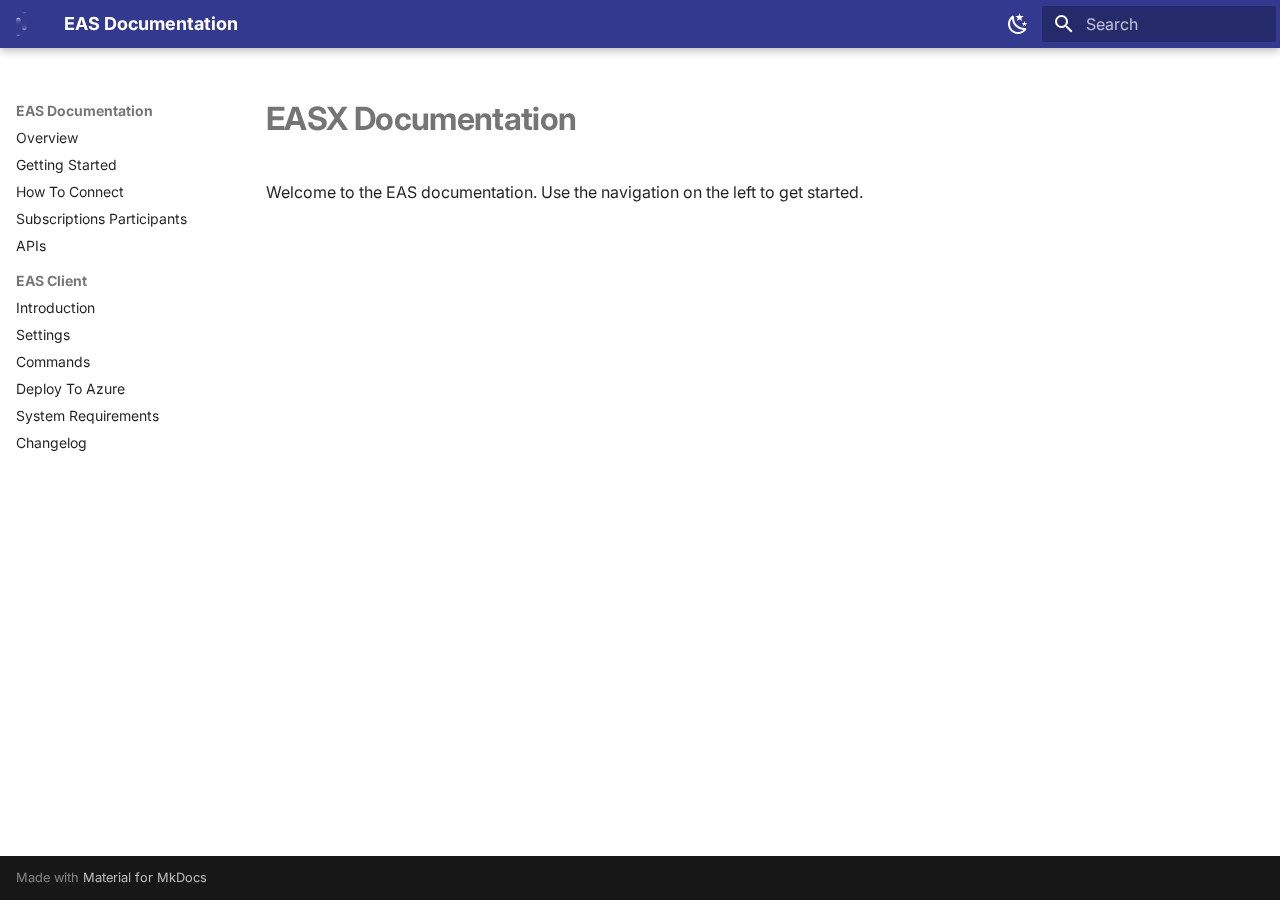
<file: index.html>
<!doctype html>
<html lang="en" class="no-js">
  <head>
    
      <meta charset="utf-8">
      <meta name="viewport" content="width=device-width,initial-scale=1">
      
      
      
        <link rel="canonical" href="https://easx-community.github.io/easx-docs/">
      
      
      
      
        
      
      
      <link rel="icon" href="assets/favicon.ico">
      <meta name="generator" content="mkdocs-1.6.1, mkdocs-material-9.7.1">
    
    
      
        <title>EAS Documentation</title>
      
    
    
      <link rel="stylesheet" href="assets/stylesheets/main.484c7ddc.min.css">
      
        
        <link rel="stylesheet" href="assets/stylesheets/palette.ab4e12ef.min.css">
      
      


    
    
      
    
    
      
        
        
        <link rel="preconnect" href="https://fonts.gstatic.com" crossorigin>
        <link rel="stylesheet" href="https://fonts.googleapis.com/css?family=Inter:300,300i,400,400i,700,700i%7CJetBrains+Mono:400,400i,700,700i&display=fallback">
        <style>:root{--md-text-font:"Inter";--md-code-font:"JetBrains Mono"}</style>
      
    
    
      <link rel="stylesheet" href="stylesheets/extra.css">
    
    <script>__md_scope=new URL(".",location),__md_hash=e=>[...e].reduce(((e,_)=>(e<<5)-e+_.charCodeAt(0)),0),__md_get=(e,_=localStorage,t=__md_scope)=>JSON.parse(_.getItem(t.pathname+"."+e)),__md_set=(e,_,t=localStorage,a=__md_scope)=>{try{t.setItem(a.pathname+"."+e,JSON.stringify(_))}catch(e){}}</script>
    
      

    
    
  </head>
  
  
    
    
      
    
    
    
    
    <body dir="ltr" data-md-color-scheme="default" data-md-color-primary="custom" data-md-color-accent="custom">
  
    
    <input class="md-toggle" data-md-toggle="drawer" type="checkbox" id="__drawer" autocomplete="off">
    <input class="md-toggle" data-md-toggle="search" type="checkbox" id="__search" autocomplete="off">
    <label class="md-overlay" for="__drawer"></label>
    <div data-md-component="skip">
      
        
        <a href="#easx-documentation" class="md-skip">
          Skip to content
        </a>
      
    </div>
    <div data-md-component="announce">
      
    </div>
    
    
      

  

<header class="md-header md-header--shadow" data-md-component="header">
  <nav class="md-header__inner md-grid" aria-label="Header">
    <a href="." title="EAS Documentation" class="md-header__button md-logo" aria-label="EAS Documentation" data-md-component="logo">
      
  <img src="assets/EASX_Logo_Light.svg" alt="logo">

    </a>
    <label class="md-header__button md-icon" for="__drawer">
      
      <svg xmlns="http://www.w3.org/2000/svg" viewBox="0 0 24 24"><path d="M3 6h18v2H3zm0 5h18v2H3zm0 5h18v2H3z"/></svg>
    </label>
    <div class="md-header__title" data-md-component="header-title">
      <div class="md-header__ellipsis">
        <div class="md-header__topic">
          <span class="md-ellipsis">
            EAS Documentation
          </span>
        </div>
        <div class="md-header__topic" data-md-component="header-topic">
          <span class="md-ellipsis">
            
              EASX Documentation
            
          </span>
        </div>
      </div>
    </div>
    
      
        <form class="md-header__option" data-md-component="palette">
  
    
    
    
    <input class="md-option" data-md-color-media="" data-md-color-scheme="default" data-md-color-primary="custom" data-md-color-accent="custom"  aria-label="Switch to dark mode"  type="radio" name="__palette" id="__palette_0">
    
      <label class="md-header__button md-icon" title="Switch to dark mode" for="__palette_1" hidden>
        <svg xmlns="http://www.w3.org/2000/svg" viewBox="0 0 24 24"><path d="m17.75 4.09-2.53 1.94.91 3.06-2.63-1.81-2.63 1.81.91-3.06-2.53-1.94L12.44 4l1.06-3 1.06 3zm3.5 6.91-1.64 1.25.59 1.98-1.7-1.17-1.7 1.17.59-1.98L15.75 11l2.06-.05L18.5 9l.69 1.95zm-2.28 4.95c.83-.08 1.72 1.1 1.19 1.85-.32.45-.66.87-1.08 1.27C15.17 23 8.84 23 4.94 19.07c-3.91-3.9-3.91-10.24 0-14.14.4-.4.82-.76 1.27-1.08.75-.53 1.93.36 1.85 1.19-.27 2.86.69 5.83 2.89 8.02a9.96 9.96 0 0 0 8.02 2.89m-1.64 2.02a12.08 12.08 0 0 1-7.8-3.47c-2.17-2.19-3.33-5-3.49-7.82-2.81 3.14-2.7 7.96.31 10.98 3.02 3.01 7.84 3.12 10.98.31"/></svg>
      </label>
    
  
    
    
    
    <input class="md-option" data-md-color-media="" data-md-color-scheme="slate" data-md-color-primary="custom" data-md-color-accent="custom"  aria-label="Switch to light mode"  type="radio" name="__palette" id="__palette_1">
    
      <label class="md-header__button md-icon" title="Switch to light mode" for="__palette_0" hidden>
        <svg xmlns="http://www.w3.org/2000/svg" viewBox="0 0 24 24"><path d="M12 7a5 5 0 0 1 5 5 5 5 0 0 1-5 5 5 5 0 0 1-5-5 5 5 0 0 1 5-5m0 2a3 3 0 0 0-3 3 3 3 0 0 0 3 3 3 3 0 0 0 3-3 3 3 0 0 0-3-3m0-7 2.39 3.42C13.65 5.15 12.84 5 12 5s-1.65.15-2.39.42zM3.34 7l4.16-.35A7.2 7.2 0 0 0 5.94 8.5c-.44.74-.69 1.5-.83 2.29zm.02 10 1.76-3.77a7.131 7.131 0 0 0 2.38 4.14zM20.65 7l-1.77 3.79a7.02 7.02 0 0 0-2.38-4.15zm-.01 10-4.14.36c.59-.51 1.12-1.14 1.54-1.86.42-.73.69-1.5.83-2.29zM12 22l-2.41-3.44c.74.27 1.55.44 2.41.44.82 0 1.63-.17 2.37-.44z"/></svg>
      </label>
    
  
</form>
      
    
    
      <script>var palette=__md_get("__palette");if(palette&&palette.color){if("(prefers-color-scheme)"===palette.color.media){var media=matchMedia("(prefers-color-scheme: light)"),input=document.querySelector(media.matches?"[data-md-color-media='(prefers-color-scheme: light)']":"[data-md-color-media='(prefers-color-scheme: dark)']");palette.color.media=input.getAttribute("data-md-color-media"),palette.color.scheme=input.getAttribute("data-md-color-scheme"),palette.color.primary=input.getAttribute("data-md-color-primary"),palette.color.accent=input.getAttribute("data-md-color-accent")}for(var[key,value]of Object.entries(palette.color))document.body.setAttribute("data-md-color-"+key,value)}</script>
    
    
    
      
      
        <label class="md-header__button md-icon" for="__search">
          
          <svg xmlns="http://www.w3.org/2000/svg" viewBox="0 0 24 24"><path d="M9.5 3A6.5 6.5 0 0 1 16 9.5c0 1.61-.59 3.09-1.56 4.23l.27.27h.79l5 5-1.5 1.5-5-5v-.79l-.27-.27A6.52 6.52 0 0 1 9.5 16 6.5 6.5 0 0 1 3 9.5 6.5 6.5 0 0 1 9.5 3m0 2C7 5 5 7 5 9.5S7 14 9.5 14 14 12 14 9.5 12 5 9.5 5"/></svg>
        </label>
        <div class="md-search" data-md-component="search" role="dialog">
  <label class="md-search__overlay" for="__search"></label>
  <div class="md-search__inner" role="search">
    <form class="md-search__form" name="search">
      <input type="text" class="md-search__input" name="query" aria-label="Search" placeholder="Search" autocapitalize="off" autocorrect="off" autocomplete="off" spellcheck="false" data-md-component="search-query" required>
      <label class="md-search__icon md-icon" for="__search">
        
        <svg xmlns="http://www.w3.org/2000/svg" viewBox="0 0 24 24"><path d="M9.5 3A6.5 6.5 0 0 1 16 9.5c0 1.61-.59 3.09-1.56 4.23l.27.27h.79l5 5-1.5 1.5-5-5v-.79l-.27-.27A6.52 6.52 0 0 1 9.5 16 6.5 6.5 0 0 1 3 9.5 6.5 6.5 0 0 1 9.5 3m0 2C7 5 5 7 5 9.5S7 14 9.5 14 14 12 14 9.5 12 5 9.5 5"/></svg>
        
        <svg xmlns="http://www.w3.org/2000/svg" viewBox="0 0 24 24"><path d="M20 11v2H8l5.5 5.5-1.42 1.42L4.16 12l7.92-7.92L13.5 5.5 8 11z"/></svg>
      </label>
      <nav class="md-search__options" aria-label="Search">
        
        <button type="reset" class="md-search__icon md-icon" title="Clear" aria-label="Clear" tabindex="-1">
          
          <svg xmlns="http://www.w3.org/2000/svg" viewBox="0 0 24 24"><path d="M19 6.41 17.59 5 12 10.59 6.41 5 5 6.41 10.59 12 5 17.59 6.41 19 12 13.41 17.59 19 19 17.59 13.41 12z"/></svg>
        </button>
      </nav>
      
        <div class="md-search__suggest" data-md-component="search-suggest"></div>
      
    </form>
    <div class="md-search__output">
      <div class="md-search__scrollwrap" tabindex="0" data-md-scrollfix>
        <div class="md-search-result" data-md-component="search-result">
          <div class="md-search-result__meta">
            Initializing search
          </div>
          <ol class="md-search-result__list" role="presentation"></ol>
        </div>
      </div>
    </div>
  </div>
</div>
      
    
    
  </nav>
  
</header>
    
    <div class="md-container" data-md-component="container">
      
      
        
          
        
      
      <main class="md-main" data-md-component="main">
        <div class="md-main__inner md-grid">
          
            
              
              <div class="md-sidebar md-sidebar--primary" data-md-component="sidebar" data-md-type="navigation" >
                <div class="md-sidebar__scrollwrap">
                  <div class="md-sidebar__inner">
                    



<nav class="md-nav md-nav--primary" aria-label="Navigation" data-md-level="0">
  <label class="md-nav__title" for="__drawer">
    <a href="." title="EAS Documentation" class="md-nav__button md-logo" aria-label="EAS Documentation" data-md-component="logo">
      
  <img src="assets/EASX_Logo_Light.svg" alt="logo">

    </a>
    EAS Documentation
  </label>
  
  <ul class="md-nav__list" data-md-scrollfix>
    
      
      
  
  
  
  
    <li class="md-nav__item">
      <a href="Overview/" class="md-nav__link">
        
  
  
  <span class="md-ellipsis">
    
  
    Overview
  

    
  </span>
  
  

      </a>
    </li>
  

    
      
      
  
  
  
  
    <li class="md-nav__item">
      <a href="Getting-Started/" class="md-nav__link">
        
  
  
  <span class="md-ellipsis">
    
  
    Getting Started
  

    
  </span>
  
  

      </a>
    </li>
  

    
      
      
  
  
  
  
    <li class="md-nav__item">
      <a href="How-To-Connect/" class="md-nav__link">
        
  
  
  <span class="md-ellipsis">
    
  
    How To Connect
  

    
  </span>
  
  

      </a>
    </li>
  

    
      
      
  
  
  
  
    <li class="md-nav__item">
      <a href="Subscriptions--Participants/" class="md-nav__link">
        
  
  
  <span class="md-ellipsis">
    
  
    Subscriptions Participants
  

    
  </span>
  
  

      </a>
    </li>
  

    
      
      
  
  
  
  
    <li class="md-nav__item">
      <a href="APIs/" class="md-nav__link">
        
  
  
  <span class="md-ellipsis">
    
  
    APIs
  

    
  </span>
  
  

      </a>
    </li>
  

    
      
      
  
  
  
  
    
    
    
    
      
        
        
      
    
    
    <li class="md-nav__item md-nav__item--section md-nav__item--nested">
      
        
        
          
        
        <input class="md-nav__toggle md-toggle md-toggle--indeterminate" type="checkbox" id="__nav_6" >
        
          
          <label class="md-nav__link" for="__nav_6" id="__nav_6_label" tabindex="">
            
  
  
  <span class="md-ellipsis">
    
  
    EAS Client
  

    
  </span>
  
  

            <span class="md-nav__icon md-icon"></span>
          </label>
        
        <nav class="md-nav" data-md-level="1" aria-labelledby="__nav_6_label" aria-expanded="false">
          <label class="md-nav__title" for="__nav_6">
            <span class="md-nav__icon md-icon"></span>
            
  
    EAS Client
  

          </label>
          <ul class="md-nav__list" data-md-scrollfix>
            
              
                
  
  
  
  
    <li class="md-nav__item">
      <a href="EAS-Client/Introduction/" class="md-nav__link">
        
  
  
  <span class="md-ellipsis">
    
  
    Introduction
  

    
  </span>
  
  

      </a>
    </li>
  

              
            
              
                
  
  
  
  
    <li class="md-nav__item">
      <a href="EAS-Client/Settings/" class="md-nav__link">
        
  
  
  <span class="md-ellipsis">
    
  
    Settings
  

    
  </span>
  
  

      </a>
    </li>
  

              
            
              
                
  
  
  
  
    <li class="md-nav__item">
      <a href="EAS-Client/Commands/" class="md-nav__link">
        
  
  
  <span class="md-ellipsis">
    
  
    Commands
  

    
  </span>
  
  

      </a>
    </li>
  

              
            
              
                
  
  
  
  
    <li class="md-nav__item">
      <a href="EAS-Client/Deploy-To-Azure/" class="md-nav__link">
        
  
  
  <span class="md-ellipsis">
    
  
    Deploy To Azure
  

    
  </span>
  
  

      </a>
    </li>
  

              
            
              
                
  
  
  
  
    <li class="md-nav__item">
      <a href="EAS-Client/System-Requirements/" class="md-nav__link">
        
  
  
  <span class="md-ellipsis">
    
  
    System Requirements
  

    
  </span>
  
  

      </a>
    </li>
  

              
            
              
                
  
  
  
  
    <li class="md-nav__item">
      <a href="EAS-Client/Changelog/" class="md-nav__link">
        
  
  
  <span class="md-ellipsis">
    
  
    Changelog
  

    
  </span>
  
  

      </a>
    </li>
  

              
            
          </ul>
        </nav>
      
    </li>
  

    
  </ul>
</nav>
                  </div>
                </div>
              </div>
            
            
              
              <div class="md-sidebar md-sidebar--secondary" data-md-component="sidebar" data-md-type="toc" >
                <div class="md-sidebar__scrollwrap">
                  <div class="md-sidebar__inner">
                    

<nav class="md-nav md-nav--secondary" aria-label="Table of contents">
  
  
  
    
  
  
</nav>
                  </div>
                </div>
              </div>
            
          
          
            <div class="md-content" data-md-component="content">
              
              <article class="md-content__inner md-typeset">
                
                  



<h1 id="easx-documentation">EASX Documentation</h1>
<p>Welcome to the EAS documentation. Use the navigation on the left to get started.</p>












                
              </article>
            </div>
          
          
<script>var target=document.getElementById(location.hash.slice(1));target&&target.name&&(target.checked=target.name.startsWith("__tabbed_"))</script>
        </div>
        
          <button type="button" class="md-top md-icon" data-md-component="top" hidden>
  
  <svg xmlns="http://www.w3.org/2000/svg" viewBox="0 0 24 24"><path d="M13 20h-2V8l-5.5 5.5-1.42-1.42L12 4.16l7.92 7.92-1.42 1.42L13 8z"/></svg>
  Back to top
</button>
        
      </main>
      
        <footer class="md-footer">
  
  <div class="md-footer-meta md-typeset">
    <div class="md-footer-meta__inner md-grid">
      <div class="md-copyright">
  
  
    Made with
    <a href="https://squidfunk.github.io/mkdocs-material/" target="_blank" rel="noopener">
      Material for MkDocs
    </a>
  
</div>
      
    </div>
  </div>
</footer>
      
    </div>
    <div class="md-dialog" data-md-component="dialog">
      <div class="md-dialog__inner md-typeset"></div>
    </div>
    
    
    
      
      
      <script id="__config" type="application/json">{"annotate": null, "base": ".", "features": ["navigation.instant", "navigation.sections", "navigation.expand", "navigation.top", "navigation.tracking", "search.highlight", "search.suggest", "content.code.copy"], "search": "assets/javascripts/workers/search.2c215733.min.js", "tags": null, "translations": {"clipboard.copied": "Copied to clipboard", "clipboard.copy": "Copy to clipboard", "search.result.more.one": "1 more on this page", "search.result.more.other": "# more on this page", "search.result.none": "No matching documents", "search.result.one": "1 matching document", "search.result.other": "# matching documents", "search.result.placeholder": "Type to start searching", "search.result.term.missing": "Missing", "select.version": "Select version"}, "version": null}</script>
    
    
      <script src="assets/javascripts/bundle.79ae519e.min.js"></script>
      
    
  </body>
</html>
</file>
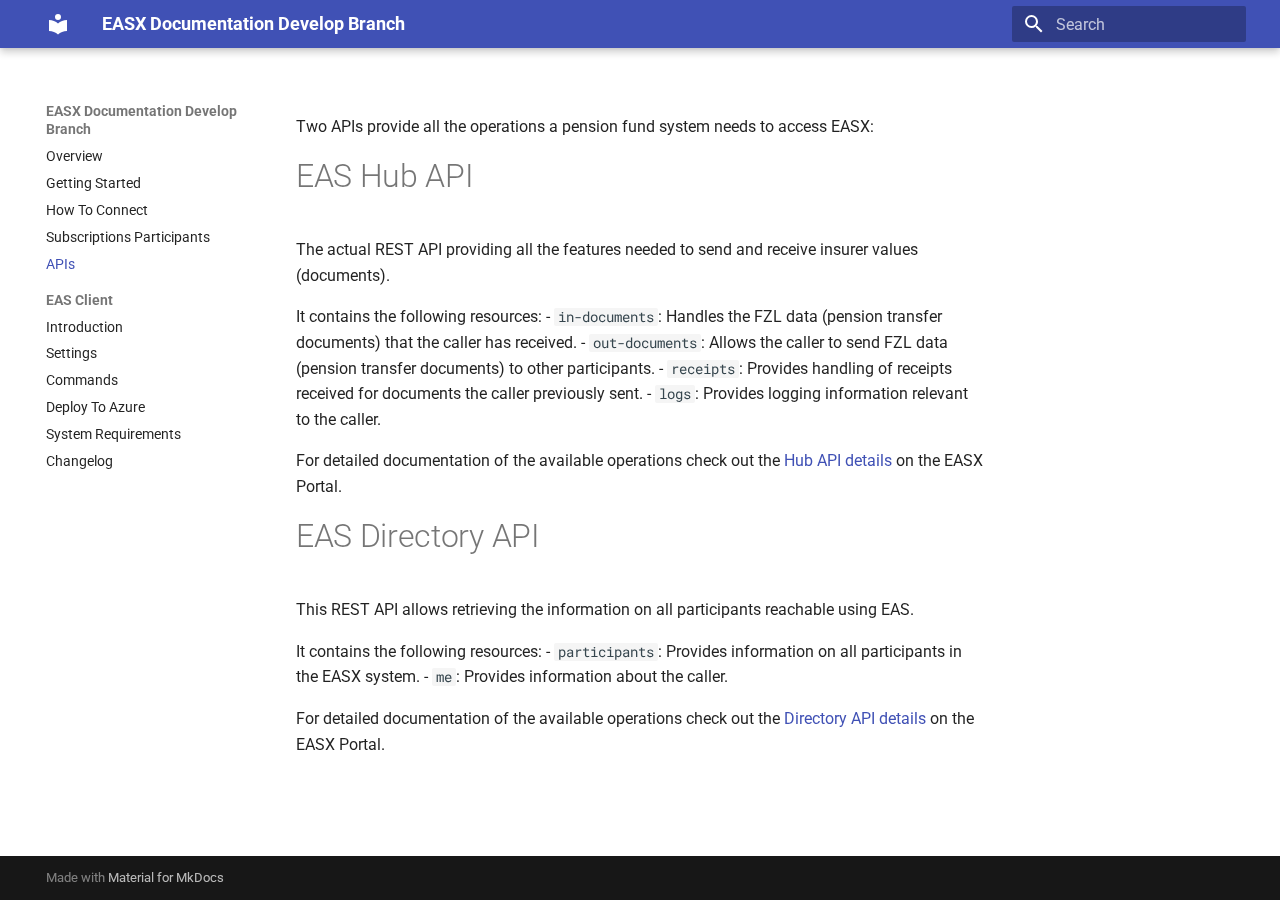
<file: APIs/index.html>
<!doctype html>
<html lang="en" class="no-js">
  <head>
    
      <meta charset="utf-8">
      <meta name="viewport" content="width=device-width,initial-scale=1">
      
      
      
        <link rel="canonical" href="https://easx-community.github.io/easx-docs/APIs/">
      
      
        <link rel="prev" href="../Subscriptions--Participants/">
      
      
        <link rel="next" href="../EAS-Client/Introduction/">
      
      
        
      
      
      <link rel="icon" href="../assets/images/favicon.png">
      <meta name="generator" content="mkdocs-1.6.1, mkdocs-material-9.7.1">
    
    
      
        <title>APIs - EASX Documentation Develop Branch</title>
      
    
    
      <link rel="stylesheet" href="../assets/stylesheets/main.484c7ddc.min.css">
      
      


    
    
      
    
    
      
        
        
        <link rel="preconnect" href="https://fonts.gstatic.com" crossorigin>
        <link rel="stylesheet" href="https://fonts.googleapis.com/css?family=Roboto:300,300i,400,400i,700,700i%7CRoboto+Mono:400,400i,700,700i&display=fallback">
        <style>:root{--md-text-font:"Roboto";--md-code-font:"Roboto Mono"}</style>
      
    
    
    <script>__md_scope=new URL("..",location),__md_hash=e=>[...e].reduce(((e,_)=>(e<<5)-e+_.charCodeAt(0)),0),__md_get=(e,_=localStorage,t=__md_scope)=>JSON.parse(_.getItem(t.pathname+"."+e)),__md_set=(e,_,t=localStorage,a=__md_scope)=>{try{t.setItem(a.pathname+"."+e,JSON.stringify(_))}catch(e){}}</script>
    
      

    
    
  </head>
  
  
    <body dir="ltr">
  
    
    <input class="md-toggle" data-md-toggle="drawer" type="checkbox" id="__drawer" autocomplete="off">
    <input class="md-toggle" data-md-toggle="search" type="checkbox" id="__search" autocomplete="off">
    <label class="md-overlay" for="__drawer"></label>
    <div data-md-component="skip">
      
        
        <a href="#eas-hub-api" class="md-skip">
          Skip to content
        </a>
      
    </div>
    <div data-md-component="announce">
      
    </div>
    
    
      

  

<header class="md-header md-header--shadow" data-md-component="header">
  <nav class="md-header__inner md-grid" aria-label="Header">
    <a href=".." title="EASX Documentation Develop Branch" class="md-header__button md-logo" aria-label="EASX Documentation Develop Branch" data-md-component="logo">
      
  
  <svg xmlns="http://www.w3.org/2000/svg" viewBox="0 0 24 24"><path d="M12 8a3 3 0 0 0 3-3 3 3 0 0 0-3-3 3 3 0 0 0-3 3 3 3 0 0 0 3 3m0 3.54C9.64 9.35 6.5 8 3 8v11c3.5 0 6.64 1.35 9 3.54 2.36-2.19 5.5-3.54 9-3.54V8c-3.5 0-6.64 1.35-9 3.54"/></svg>

    </a>
    <label class="md-header__button md-icon" for="__drawer">
      
      <svg xmlns="http://www.w3.org/2000/svg" viewBox="0 0 24 24"><path d="M3 6h18v2H3zm0 5h18v2H3zm0 5h18v2H3z"/></svg>
    </label>
    <div class="md-header__title" data-md-component="header-title">
      <div class="md-header__ellipsis">
        <div class="md-header__topic">
          <span class="md-ellipsis">
            EASX Documentation Develop Branch
          </span>
        </div>
        <div class="md-header__topic" data-md-component="header-topic">
          <span class="md-ellipsis">
            
              APIs
            
          </span>
        </div>
      </div>
    </div>
    
    
      <script>var palette=__md_get("__palette");if(palette&&palette.color){if("(prefers-color-scheme)"===palette.color.media){var media=matchMedia("(prefers-color-scheme: light)"),input=document.querySelector(media.matches?"[data-md-color-media='(prefers-color-scheme: light)']":"[data-md-color-media='(prefers-color-scheme: dark)']");palette.color.media=input.getAttribute("data-md-color-media"),palette.color.scheme=input.getAttribute("data-md-color-scheme"),palette.color.primary=input.getAttribute("data-md-color-primary"),palette.color.accent=input.getAttribute("data-md-color-accent")}for(var[key,value]of Object.entries(palette.color))document.body.setAttribute("data-md-color-"+key,value)}</script>
    
    
    
      
      
        <label class="md-header__button md-icon" for="__search">
          
          <svg xmlns="http://www.w3.org/2000/svg" viewBox="0 0 24 24"><path d="M9.5 3A6.5 6.5 0 0 1 16 9.5c0 1.61-.59 3.09-1.56 4.23l.27.27h.79l5 5-1.5 1.5-5-5v-.79l-.27-.27A6.52 6.52 0 0 1 9.5 16 6.5 6.5 0 0 1 3 9.5 6.5 6.5 0 0 1 9.5 3m0 2C7 5 5 7 5 9.5S7 14 9.5 14 14 12 14 9.5 12 5 9.5 5"/></svg>
        </label>
        <div class="md-search" data-md-component="search" role="dialog">
  <label class="md-search__overlay" for="__search"></label>
  <div class="md-search__inner" role="search">
    <form class="md-search__form" name="search">
      <input type="text" class="md-search__input" name="query" aria-label="Search" placeholder="Search" autocapitalize="off" autocorrect="off" autocomplete="off" spellcheck="false" data-md-component="search-query" required>
      <label class="md-search__icon md-icon" for="__search">
        
        <svg xmlns="http://www.w3.org/2000/svg" viewBox="0 0 24 24"><path d="M9.5 3A6.5 6.5 0 0 1 16 9.5c0 1.61-.59 3.09-1.56 4.23l.27.27h.79l5 5-1.5 1.5-5-5v-.79l-.27-.27A6.52 6.52 0 0 1 9.5 16 6.5 6.5 0 0 1 3 9.5 6.5 6.5 0 0 1 9.5 3m0 2C7 5 5 7 5 9.5S7 14 9.5 14 14 12 14 9.5 12 5 9.5 5"/></svg>
        
        <svg xmlns="http://www.w3.org/2000/svg" viewBox="0 0 24 24"><path d="M20 11v2H8l5.5 5.5-1.42 1.42L4.16 12l7.92-7.92L13.5 5.5 8 11z"/></svg>
      </label>
      <nav class="md-search__options" aria-label="Search">
        
        <button type="reset" class="md-search__icon md-icon" title="Clear" aria-label="Clear" tabindex="-1">
          
          <svg xmlns="http://www.w3.org/2000/svg" viewBox="0 0 24 24"><path d="M19 6.41 17.59 5 12 10.59 6.41 5 5 6.41 10.59 12 5 17.59 6.41 19 12 13.41 17.59 19 19 17.59 13.41 12z"/></svg>
        </button>
      </nav>
      
    </form>
    <div class="md-search__output">
      <div class="md-search__scrollwrap" tabindex="0" data-md-scrollfix>
        <div class="md-search-result" data-md-component="search-result">
          <div class="md-search-result__meta">
            Initializing search
          </div>
          <ol class="md-search-result__list" role="presentation"></ol>
        </div>
      </div>
    </div>
  </div>
</div>
      
    
    
  </nav>
  
</header>
    
    <div class="md-container" data-md-component="container">
      
      
        
          
        
      
      <main class="md-main" data-md-component="main">
        <div class="md-main__inner md-grid">
          
            
              
              <div class="md-sidebar md-sidebar--primary" data-md-component="sidebar" data-md-type="navigation" >
                <div class="md-sidebar__scrollwrap">
                  <div class="md-sidebar__inner">
                    



<nav class="md-nav md-nav--primary" aria-label="Navigation" data-md-level="0">
  <label class="md-nav__title" for="__drawer">
    <a href=".." title="EASX Documentation Develop Branch" class="md-nav__button md-logo" aria-label="EASX Documentation Develop Branch" data-md-component="logo">
      
  
  <svg xmlns="http://www.w3.org/2000/svg" viewBox="0 0 24 24"><path d="M12 8a3 3 0 0 0 3-3 3 3 0 0 0-3-3 3 3 0 0 0-3 3 3 3 0 0 0 3 3m0 3.54C9.64 9.35 6.5 8 3 8v11c3.5 0 6.64 1.35 9 3.54 2.36-2.19 5.5-3.54 9-3.54V8c-3.5 0-6.64 1.35-9 3.54"/></svg>

    </a>
    EASX Documentation Develop Branch
  </label>
  
  <ul class="md-nav__list" data-md-scrollfix>
    
      
      
  
  
  
  
    <li class="md-nav__item">
      <a href="../Overview/" class="md-nav__link">
        
  
  
  <span class="md-ellipsis">
    
  
    Overview
  

    
  </span>
  
  

      </a>
    </li>
  

    
      
      
  
  
  
  
    <li class="md-nav__item">
      <a href="../Getting-Started/" class="md-nav__link">
        
  
  
  <span class="md-ellipsis">
    
  
    Getting Started
  

    
  </span>
  
  

      </a>
    </li>
  

    
      
      
  
  
  
  
    <li class="md-nav__item">
      <a href="../How-To-Connect/" class="md-nav__link">
        
  
  
  <span class="md-ellipsis">
    
  
    How To Connect
  

    
  </span>
  
  

      </a>
    </li>
  

    
      
      
  
  
  
  
    <li class="md-nav__item">
      <a href="../Subscriptions--Participants/" class="md-nav__link">
        
  
  
  <span class="md-ellipsis">
    
  
    Subscriptions Participants
  

    
  </span>
  
  

      </a>
    </li>
  

    
      
      
  
  
    
  
  
  
    <li class="md-nav__item md-nav__item--active">
      
      <input class="md-nav__toggle md-toggle" type="checkbox" id="__toc">
      
      
        
      
      
      <a href="./" class="md-nav__link md-nav__link--active">
        
  
  
  <span class="md-ellipsis">
    
  
    APIs
  

    
  </span>
  
  

      </a>
      
    </li>
  

    
      
      
  
  
  
  
    
    
    
    
      
        
        
      
    
    
    <li class="md-nav__item md-nav__item--section md-nav__item--nested">
      
        
        
          
        
        <input class="md-nav__toggle md-toggle md-toggle--indeterminate" type="checkbox" id="__nav_6" >
        
          
          <label class="md-nav__link" for="__nav_6" id="__nav_6_label" tabindex="">
            
  
  
  <span class="md-ellipsis">
    
  
    EAS Client
  

    
  </span>
  
  

            <span class="md-nav__icon md-icon"></span>
          </label>
        
        <nav class="md-nav" data-md-level="1" aria-labelledby="__nav_6_label" aria-expanded="false">
          <label class="md-nav__title" for="__nav_6">
            <span class="md-nav__icon md-icon"></span>
            
  
    EAS Client
  

          </label>
          <ul class="md-nav__list" data-md-scrollfix>
            
              
                
  
  
  
  
    <li class="md-nav__item">
      <a href="../EAS-Client/Introduction/" class="md-nav__link">
        
  
  
  <span class="md-ellipsis">
    
  
    Introduction
  

    
  </span>
  
  

      </a>
    </li>
  

              
            
              
                
  
  
  
  
    <li class="md-nav__item">
      <a href="../EAS-Client/Settings/" class="md-nav__link">
        
  
  
  <span class="md-ellipsis">
    
  
    Settings
  

    
  </span>
  
  

      </a>
    </li>
  

              
            
              
                
  
  
  
  
    <li class="md-nav__item">
      <a href="../EAS-Client/Commands/" class="md-nav__link">
        
  
  
  <span class="md-ellipsis">
    
  
    Commands
  

    
  </span>
  
  

      </a>
    </li>
  

              
            
              
                
  
  
  
  
    <li class="md-nav__item">
      <a href="../EAS-Client/Deploy-To-Azure/" class="md-nav__link">
        
  
  
  <span class="md-ellipsis">
    
  
    Deploy To Azure
  

    
  </span>
  
  

      </a>
    </li>
  

              
            
              
                
  
  
  
  
    <li class="md-nav__item">
      <a href="../EAS-Client/System-Requirements/" class="md-nav__link">
        
  
  
  <span class="md-ellipsis">
    
  
    System Requirements
  

    
  </span>
  
  

      </a>
    </li>
  

              
            
              
                
  
  
  
  
    <li class="md-nav__item">
      <a href="../EAS-Client/Changelog/" class="md-nav__link">
        
  
  
  <span class="md-ellipsis">
    
  
    Changelog
  

    
  </span>
  
  

      </a>
    </li>
  

              
            
          </ul>
        </nav>
      
    </li>
  

    
  </ul>
</nav>
                  </div>
                </div>
              </div>
            
            
              
              <div class="md-sidebar md-sidebar--secondary" data-md-component="sidebar" data-md-type="toc" >
                <div class="md-sidebar__scrollwrap">
                  <div class="md-sidebar__inner">
                    

<nav class="md-nav md-nav--secondary" aria-label="Table of contents">
  
  
  
    
  
  
</nav>
                  </div>
                </div>
              </div>
            
          
          
            <div class="md-content" data-md-component="content">
              
              <article class="md-content__inner md-typeset">
                
                  



<p>Two APIs provide all the operations a pension fund system needs to access EASX:</p>
<h1 id="eas-hub-api">EAS Hub API<a class="headerlink" href="#eas-hub-api" title="Permanent link">&para;</a></h1>
<p>The actual REST API providing all the features needed to send and receive insurer values (documents).</p>
<p>It contains the following resources:
- <code>in-documents</code>: Handles the FZL data (pension transfer documents) that the caller has received.
- <code>out-documents</code>: Allows the caller to send FZL data (pension transfer documents) to other participants.
- <code>receipts</code>: Provides handling of receipts received for documents the caller previously sent. 
- <code>logs</code>: Provides logging information relevant to the caller.</p>
<p>For detailed documentation of the available operations check out the <a href="https://portal.easx.ch/api-details#api=60d2f0460d4f28337a74fca8">Hub API details</a> on the EASX Portal.</p>
<h1 id="eas-directory-api">EAS Directory API<a class="headerlink" href="#eas-directory-api" title="Permanent link">&para;</a></h1>
<p>This REST API allows retrieving the information on all participants reachable using EAS.</p>
<p>It contains the following resources:
- <code>participants</code>: Provides information on all participants in the EASX system.
- <code>me</code>: Provides information about the caller.</p>
<p>For detailed documentation of the available operations check out the <a href="https://portal.easx.ch/api-details#api=60d2f0fa6fb64e25dfd12323">Directory API details</a> on the EASX Portal.</p>












                
              </article>
            </div>
          
          
<script>var target=document.getElementById(location.hash.slice(1));target&&target.name&&(target.checked=target.name.startsWith("__tabbed_"))</script>
        </div>
        
      </main>
      
        <footer class="md-footer">
  
  <div class="md-footer-meta md-typeset">
    <div class="md-footer-meta__inner md-grid">
      <div class="md-copyright">
  
  
    Made with
    <a href="https://squidfunk.github.io/mkdocs-material/" target="_blank" rel="noopener">
      Material for MkDocs
    </a>
  
</div>
      
    </div>
  </div>
</footer>
      
    </div>
    <div class="md-dialog" data-md-component="dialog">
      <div class="md-dialog__inner md-typeset"></div>
    </div>
    
    
    
      
      
      <script id="__config" type="application/json">{"annotate": null, "base": "..", "features": ["navigation.expand", "navigation.sections"], "search": "../assets/javascripts/workers/search.2c215733.min.js", "tags": null, "translations": {"clipboard.copied": "Copied to clipboard", "clipboard.copy": "Copy to clipboard", "search.result.more.one": "1 more on this page", "search.result.more.other": "# more on this page", "search.result.none": "No matching documents", "search.result.one": "1 matching document", "search.result.other": "# matching documents", "search.result.placeholder": "Type to start searching", "search.result.term.missing": "Missing", "select.version": "Select version"}, "version": null}</script>
    
    
      <script src="../assets/javascripts/bundle.79ae519e.min.js"></script>
      
    
  </body>
</html>
</file>
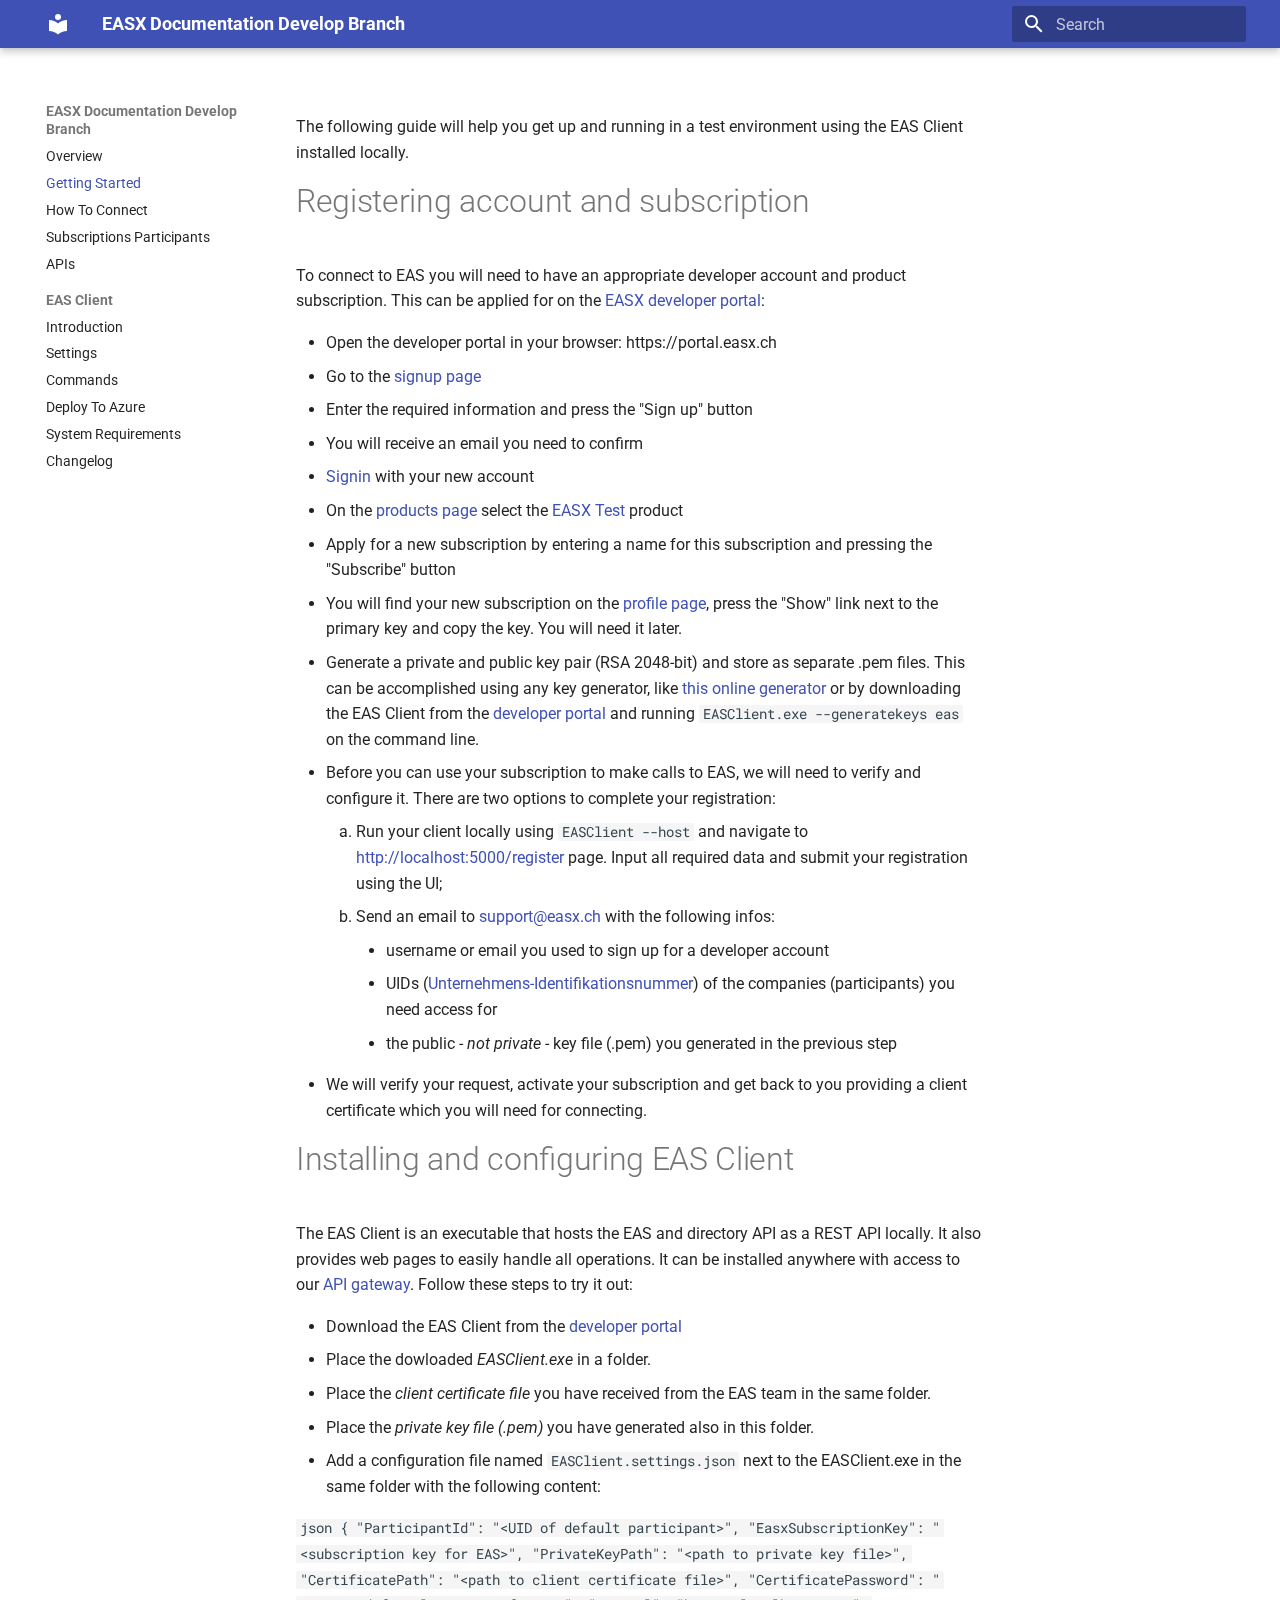
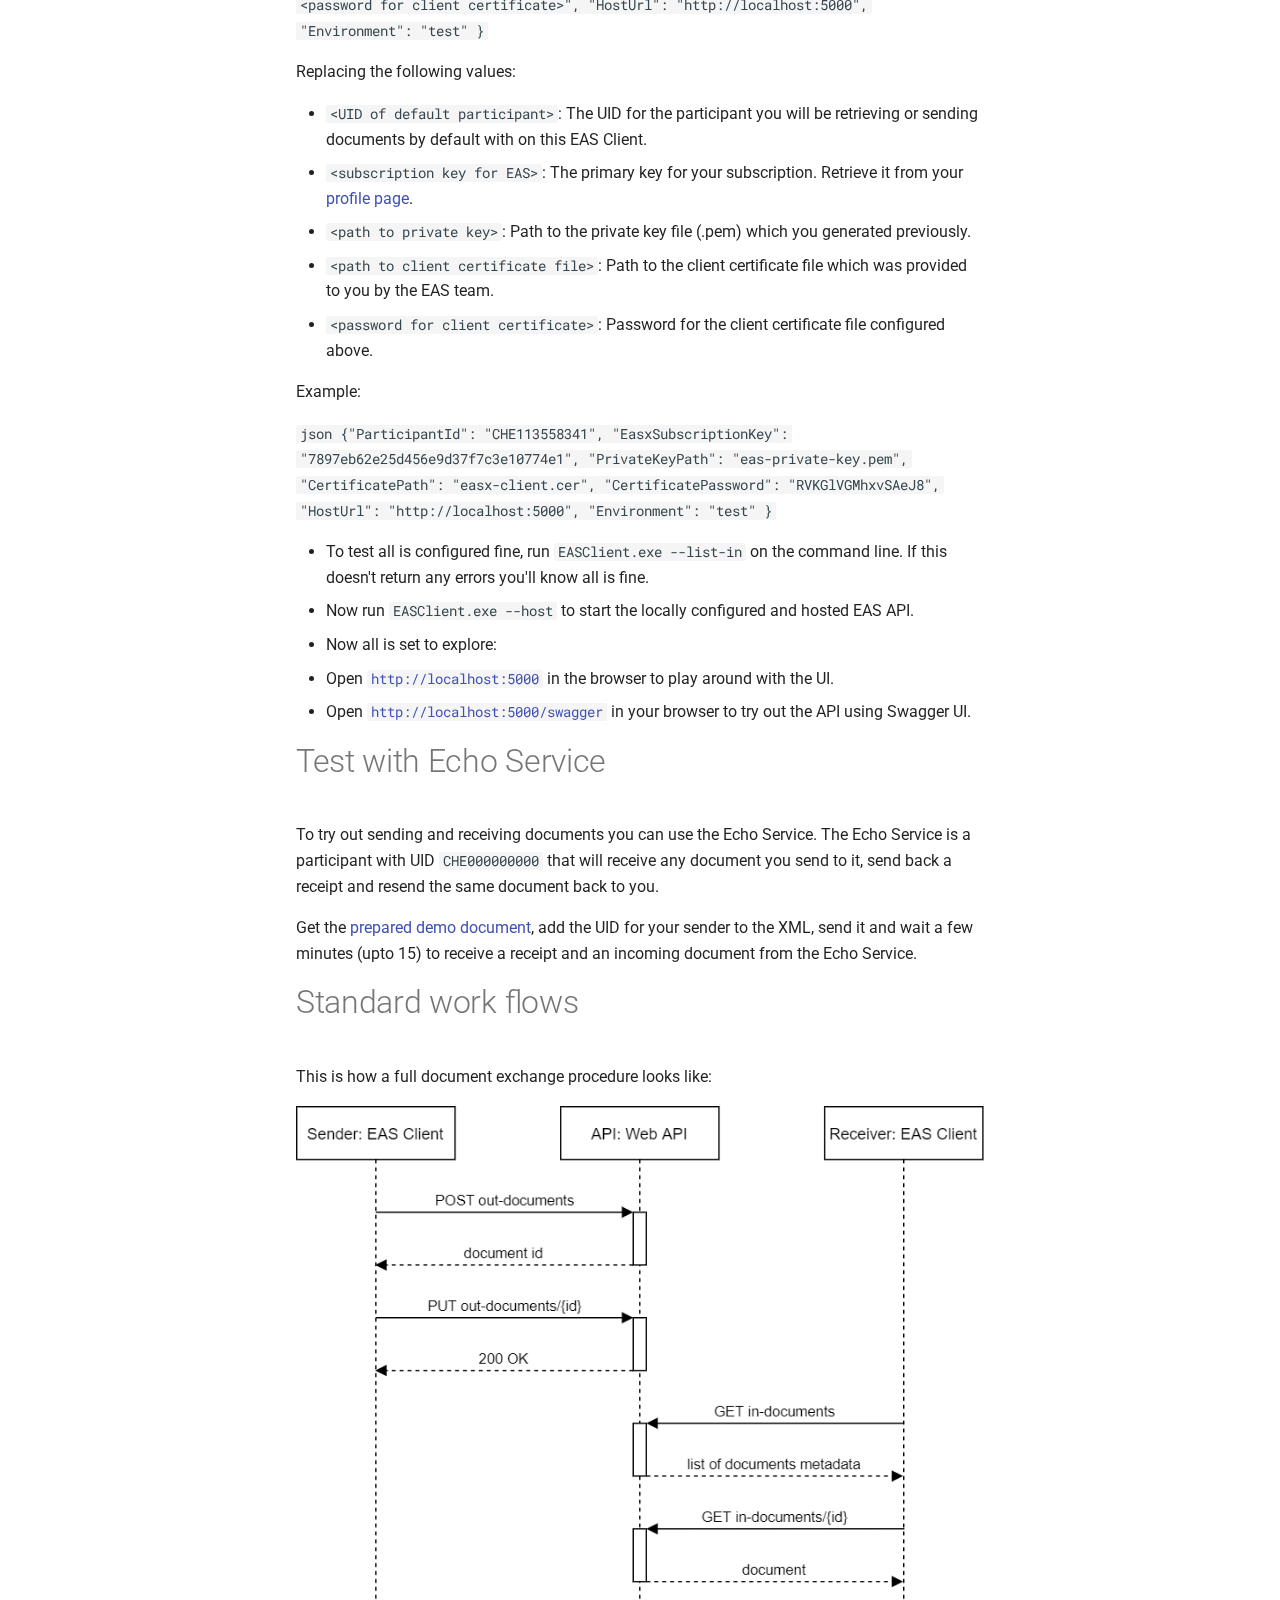
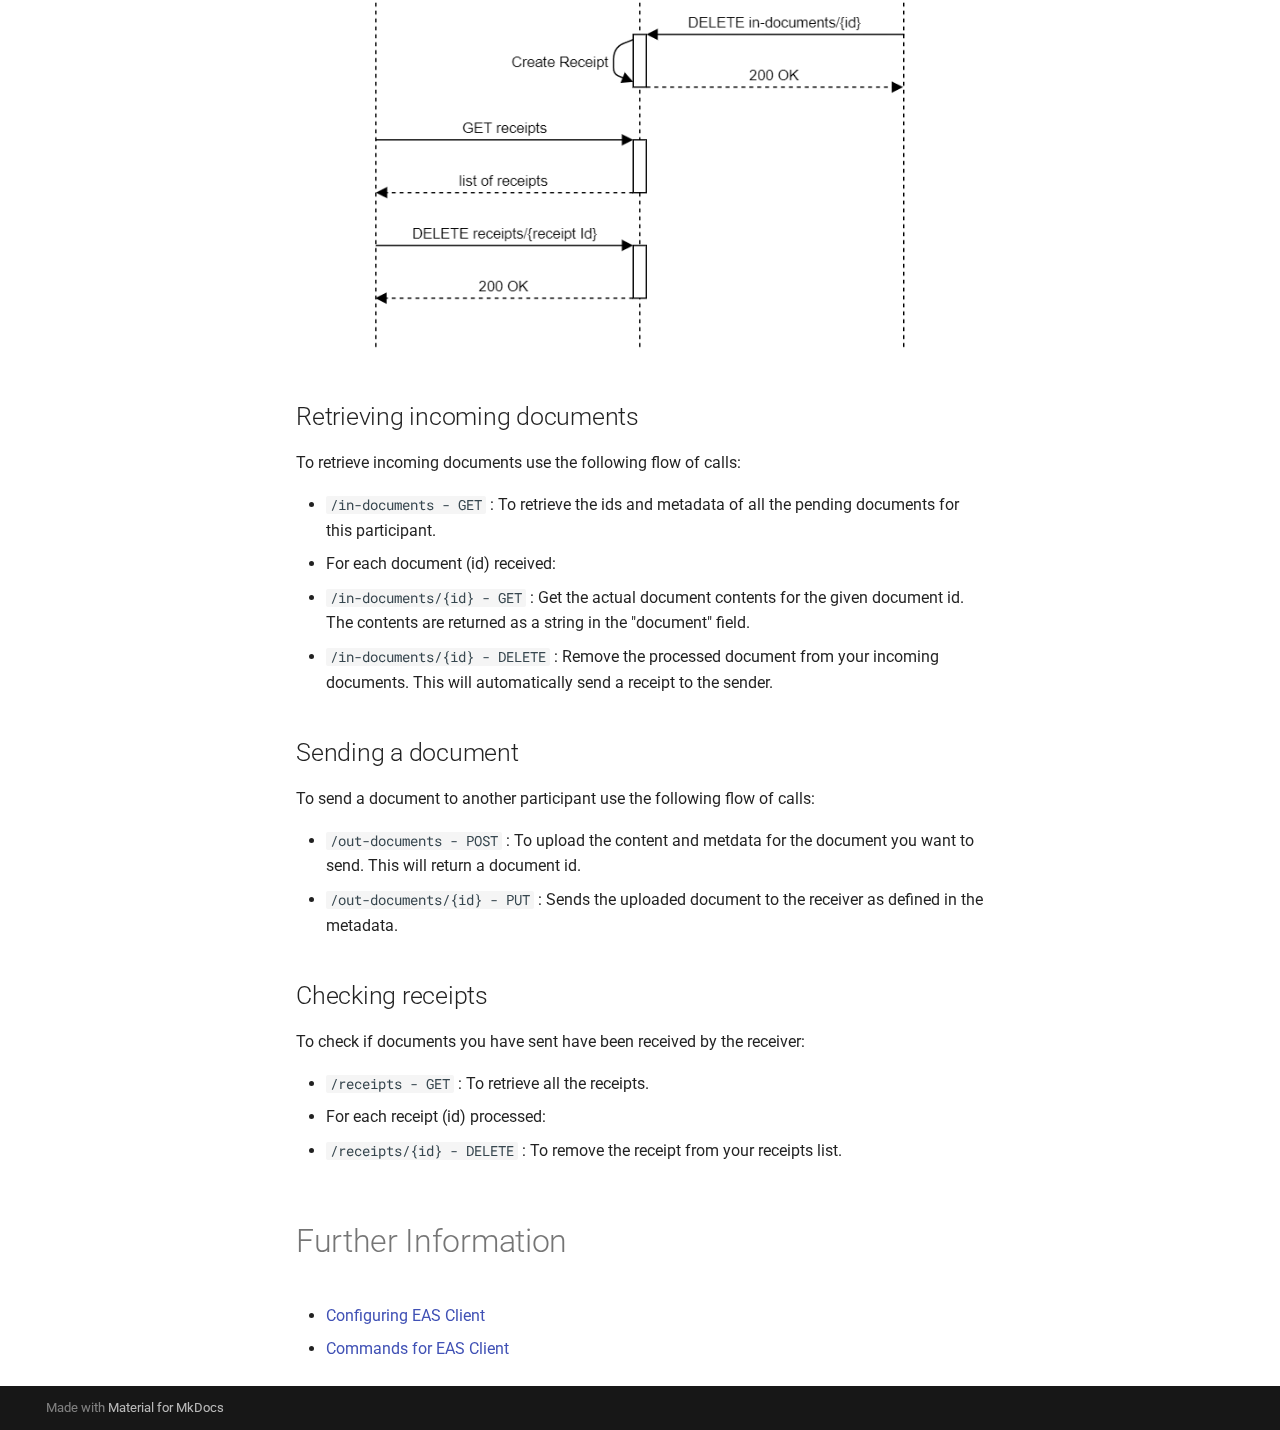
<file: Getting-Started/index.html>
<!doctype html>
<html lang="en" class="no-js">
  <head>
    
      <meta charset="utf-8">
      <meta name="viewport" content="width=device-width,initial-scale=1">
      
      
      
        <link rel="canonical" href="https://easx-community.github.io/easx-docs/Getting-Started/">
      
      
        <link rel="prev" href="../Overview/">
      
      
        <link rel="next" href="../How-To-Connect/">
      
      
        
      
      
      <link rel="icon" href="../assets/images/favicon.png">
      <meta name="generator" content="mkdocs-1.6.1, mkdocs-material-9.7.1">
    
    
      
        <title>Getting Started - EASX Documentation Develop Branch</title>
      
    
    
      <link rel="stylesheet" href="../assets/stylesheets/main.484c7ddc.min.css">
      
      


    
    
      
    
    
      
        
        
        <link rel="preconnect" href="https://fonts.gstatic.com" crossorigin>
        <link rel="stylesheet" href="https://fonts.googleapis.com/css?family=Roboto:300,300i,400,400i,700,700i%7CRoboto+Mono:400,400i,700,700i&display=fallback">
        <style>:root{--md-text-font:"Roboto";--md-code-font:"Roboto Mono"}</style>
      
    
    
    <script>__md_scope=new URL("..",location),__md_hash=e=>[...e].reduce(((e,_)=>(e<<5)-e+_.charCodeAt(0)),0),__md_get=(e,_=localStorage,t=__md_scope)=>JSON.parse(_.getItem(t.pathname+"."+e)),__md_set=(e,_,t=localStorage,a=__md_scope)=>{try{t.setItem(a.pathname+"."+e,JSON.stringify(_))}catch(e){}}</script>
    
      

    
    
  </head>
  
  
    <body dir="ltr">
  
    
    <input class="md-toggle" data-md-toggle="drawer" type="checkbox" id="__drawer" autocomplete="off">
    <input class="md-toggle" data-md-toggle="search" type="checkbox" id="__search" autocomplete="off">
    <label class="md-overlay" for="__drawer"></label>
    <div data-md-component="skip">
      
        
        <a href="#registering-account-and-subscription" class="md-skip">
          Skip to content
        </a>
      
    </div>
    <div data-md-component="announce">
      
    </div>
    
    
      

  

<header class="md-header md-header--shadow" data-md-component="header">
  <nav class="md-header__inner md-grid" aria-label="Header">
    <a href=".." title="EASX Documentation Develop Branch" class="md-header__button md-logo" aria-label="EASX Documentation Develop Branch" data-md-component="logo">
      
  
  <svg xmlns="http://www.w3.org/2000/svg" viewBox="0 0 24 24"><path d="M12 8a3 3 0 0 0 3-3 3 3 0 0 0-3-3 3 3 0 0 0-3 3 3 3 0 0 0 3 3m0 3.54C9.64 9.35 6.5 8 3 8v11c3.5 0 6.64 1.35 9 3.54 2.36-2.19 5.5-3.54 9-3.54V8c-3.5 0-6.64 1.35-9 3.54"/></svg>

    </a>
    <label class="md-header__button md-icon" for="__drawer">
      
      <svg xmlns="http://www.w3.org/2000/svg" viewBox="0 0 24 24"><path d="M3 6h18v2H3zm0 5h18v2H3zm0 5h18v2H3z"/></svg>
    </label>
    <div class="md-header__title" data-md-component="header-title">
      <div class="md-header__ellipsis">
        <div class="md-header__topic">
          <span class="md-ellipsis">
            EASX Documentation Develop Branch
          </span>
        </div>
        <div class="md-header__topic" data-md-component="header-topic">
          <span class="md-ellipsis">
            
              Getting Started
            
          </span>
        </div>
      </div>
    </div>
    
    
      <script>var palette=__md_get("__palette");if(palette&&palette.color){if("(prefers-color-scheme)"===palette.color.media){var media=matchMedia("(prefers-color-scheme: light)"),input=document.querySelector(media.matches?"[data-md-color-media='(prefers-color-scheme: light)']":"[data-md-color-media='(prefers-color-scheme: dark)']");palette.color.media=input.getAttribute("data-md-color-media"),palette.color.scheme=input.getAttribute("data-md-color-scheme"),palette.color.primary=input.getAttribute("data-md-color-primary"),palette.color.accent=input.getAttribute("data-md-color-accent")}for(var[key,value]of Object.entries(palette.color))document.body.setAttribute("data-md-color-"+key,value)}</script>
    
    
    
      
      
        <label class="md-header__button md-icon" for="__search">
          
          <svg xmlns="http://www.w3.org/2000/svg" viewBox="0 0 24 24"><path d="M9.5 3A6.5 6.5 0 0 1 16 9.5c0 1.61-.59 3.09-1.56 4.23l.27.27h.79l5 5-1.5 1.5-5-5v-.79l-.27-.27A6.52 6.52 0 0 1 9.5 16 6.5 6.5 0 0 1 3 9.5 6.5 6.5 0 0 1 9.5 3m0 2C7 5 5 7 5 9.5S7 14 9.5 14 14 12 14 9.5 12 5 9.5 5"/></svg>
        </label>
        <div class="md-search" data-md-component="search" role="dialog">
  <label class="md-search__overlay" for="__search"></label>
  <div class="md-search__inner" role="search">
    <form class="md-search__form" name="search">
      <input type="text" class="md-search__input" name="query" aria-label="Search" placeholder="Search" autocapitalize="off" autocorrect="off" autocomplete="off" spellcheck="false" data-md-component="search-query" required>
      <label class="md-search__icon md-icon" for="__search">
        
        <svg xmlns="http://www.w3.org/2000/svg" viewBox="0 0 24 24"><path d="M9.5 3A6.5 6.5 0 0 1 16 9.5c0 1.61-.59 3.09-1.56 4.23l.27.27h.79l5 5-1.5 1.5-5-5v-.79l-.27-.27A6.52 6.52 0 0 1 9.5 16 6.5 6.5 0 0 1 3 9.5 6.5 6.5 0 0 1 9.5 3m0 2C7 5 5 7 5 9.5S7 14 9.5 14 14 12 14 9.5 12 5 9.5 5"/></svg>
        
        <svg xmlns="http://www.w3.org/2000/svg" viewBox="0 0 24 24"><path d="M20 11v2H8l5.5 5.5-1.42 1.42L4.16 12l7.92-7.92L13.5 5.5 8 11z"/></svg>
      </label>
      <nav class="md-search__options" aria-label="Search">
        
        <button type="reset" class="md-search__icon md-icon" title="Clear" aria-label="Clear" tabindex="-1">
          
          <svg xmlns="http://www.w3.org/2000/svg" viewBox="0 0 24 24"><path d="M19 6.41 17.59 5 12 10.59 6.41 5 5 6.41 10.59 12 5 17.59 6.41 19 12 13.41 17.59 19 19 17.59 13.41 12z"/></svg>
        </button>
      </nav>
      
    </form>
    <div class="md-search__output">
      <div class="md-search__scrollwrap" tabindex="0" data-md-scrollfix>
        <div class="md-search-result" data-md-component="search-result">
          <div class="md-search-result__meta">
            Initializing search
          </div>
          <ol class="md-search-result__list" role="presentation"></ol>
        </div>
      </div>
    </div>
  </div>
</div>
      
    
    
  </nav>
  
</header>
    
    <div class="md-container" data-md-component="container">
      
      
        
          
        
      
      <main class="md-main" data-md-component="main">
        <div class="md-main__inner md-grid">
          
            
              
              <div class="md-sidebar md-sidebar--primary" data-md-component="sidebar" data-md-type="navigation" >
                <div class="md-sidebar__scrollwrap">
                  <div class="md-sidebar__inner">
                    



<nav class="md-nav md-nav--primary" aria-label="Navigation" data-md-level="0">
  <label class="md-nav__title" for="__drawer">
    <a href=".." title="EASX Documentation Develop Branch" class="md-nav__button md-logo" aria-label="EASX Documentation Develop Branch" data-md-component="logo">
      
  
  <svg xmlns="http://www.w3.org/2000/svg" viewBox="0 0 24 24"><path d="M12 8a3 3 0 0 0 3-3 3 3 0 0 0-3-3 3 3 0 0 0-3 3 3 3 0 0 0 3 3m0 3.54C9.64 9.35 6.5 8 3 8v11c3.5 0 6.64 1.35 9 3.54 2.36-2.19 5.5-3.54 9-3.54V8c-3.5 0-6.64 1.35-9 3.54"/></svg>

    </a>
    EASX Documentation Develop Branch
  </label>
  
  <ul class="md-nav__list" data-md-scrollfix>
    
      
      
  
  
  
  
    <li class="md-nav__item">
      <a href="../Overview/" class="md-nav__link">
        
  
  
  <span class="md-ellipsis">
    
  
    Overview
  

    
  </span>
  
  

      </a>
    </li>
  

    
      
      
  
  
    
  
  
  
    <li class="md-nav__item md-nav__item--active">
      
      <input class="md-nav__toggle md-toggle" type="checkbox" id="__toc">
      
      
        
      
      
      <a href="./" class="md-nav__link md-nav__link--active">
        
  
  
  <span class="md-ellipsis">
    
  
    Getting Started
  

    
  </span>
  
  

      </a>
      
    </li>
  

    
      
      
  
  
  
  
    <li class="md-nav__item">
      <a href="../How-To-Connect/" class="md-nav__link">
        
  
  
  <span class="md-ellipsis">
    
  
    How To Connect
  

    
  </span>
  
  

      </a>
    </li>
  

    
      
      
  
  
  
  
    <li class="md-nav__item">
      <a href="../Subscriptions--Participants/" class="md-nav__link">
        
  
  
  <span class="md-ellipsis">
    
  
    Subscriptions Participants
  

    
  </span>
  
  

      </a>
    </li>
  

    
      
      
  
  
  
  
    <li class="md-nav__item">
      <a href="../APIs/" class="md-nav__link">
        
  
  
  <span class="md-ellipsis">
    
  
    APIs
  

    
  </span>
  
  

      </a>
    </li>
  

    
      
      
  
  
  
  
    
    
    
    
      
        
        
      
    
    
    <li class="md-nav__item md-nav__item--section md-nav__item--nested">
      
        
        
          
        
        <input class="md-nav__toggle md-toggle md-toggle--indeterminate" type="checkbox" id="__nav_6" >
        
          
          <label class="md-nav__link" for="__nav_6" id="__nav_6_label" tabindex="">
            
  
  
  <span class="md-ellipsis">
    
  
    EAS Client
  

    
  </span>
  
  

            <span class="md-nav__icon md-icon"></span>
          </label>
        
        <nav class="md-nav" data-md-level="1" aria-labelledby="__nav_6_label" aria-expanded="false">
          <label class="md-nav__title" for="__nav_6">
            <span class="md-nav__icon md-icon"></span>
            
  
    EAS Client
  

          </label>
          <ul class="md-nav__list" data-md-scrollfix>
            
              
                
  
  
  
  
    <li class="md-nav__item">
      <a href="../EAS-Client/Introduction/" class="md-nav__link">
        
  
  
  <span class="md-ellipsis">
    
  
    Introduction
  

    
  </span>
  
  

      </a>
    </li>
  

              
            
              
                
  
  
  
  
    <li class="md-nav__item">
      <a href="../EAS-Client/Settings/" class="md-nav__link">
        
  
  
  <span class="md-ellipsis">
    
  
    Settings
  

    
  </span>
  
  

      </a>
    </li>
  

              
            
              
                
  
  
  
  
    <li class="md-nav__item">
      <a href="../EAS-Client/Commands/" class="md-nav__link">
        
  
  
  <span class="md-ellipsis">
    
  
    Commands
  

    
  </span>
  
  

      </a>
    </li>
  

              
            
              
                
  
  
  
  
    <li class="md-nav__item">
      <a href="../EAS-Client/Deploy-To-Azure/" class="md-nav__link">
        
  
  
  <span class="md-ellipsis">
    
  
    Deploy To Azure
  

    
  </span>
  
  

      </a>
    </li>
  

              
            
              
                
  
  
  
  
    <li class="md-nav__item">
      <a href="../EAS-Client/System-Requirements/" class="md-nav__link">
        
  
  
  <span class="md-ellipsis">
    
  
    System Requirements
  

    
  </span>
  
  

      </a>
    </li>
  

              
            
              
                
  
  
  
  
    <li class="md-nav__item">
      <a href="../EAS-Client/Changelog/" class="md-nav__link">
        
  
  
  <span class="md-ellipsis">
    
  
    Changelog
  

    
  </span>
  
  

      </a>
    </li>
  

              
            
          </ul>
        </nav>
      
    </li>
  

    
  </ul>
</nav>
                  </div>
                </div>
              </div>
            
            
              
              <div class="md-sidebar md-sidebar--secondary" data-md-component="sidebar" data-md-type="toc" >
                <div class="md-sidebar__scrollwrap">
                  <div class="md-sidebar__inner">
                    

<nav class="md-nav md-nav--secondary" aria-label="Table of contents">
  
  
  
    
  
  
</nav>
                  </div>
                </div>
              </div>
            
          
          
            <div class="md-content" data-md-component="content">
              
              <article class="md-content__inner md-typeset">
                
                  



<p>The following guide will help you get up and running in a test environment using the EAS Client installed locally.</p>
<h1 id="registering-account-and-subscription">Registering account and subscription<a class="headerlink" href="#registering-account-and-subscription" title="Permanent link">&para;</a></h1>
<p>To connect to EAS you will need to have an appropriate developer account and product subscription. This can be applied for on the <a href="https://portal.easx.ch/">EASX developer portal</a>:</p>
<ul>
<li>Open the developer portal in your browser: https://portal.easx.ch</li>
<li>Go to the <a href="https://portal.easx.ch/signup">signup page</a></li>
<li>Enter the required information and press the "Sign up" button</li>
<li>You will receive an email you need to confirm</li>
<li><a href="https://portal.easx.ch/signin">Signin</a> with your new account</li>
<li>On the <a href="https://portal.easx.ch/products">products page</a> select the <a href="https://portal.easx.ch/product#product=easx-test">EASX Test</a> product</li>
<li>Apply for a new subscription by entering a name for this subscription and pressing the "Subscribe" button</li>
<li>You will find your new subscription on the <a href="https://portal.easx.ch/profile">profile page</a>, press the "Show" link next to the primary key and copy the key. You will need it later.</li>
<li>Generate a private and public key pair (RSA 2048-bit) and store as separate .pem files. This can be accomplished using any key generator, like <a href="https://travistidwell.com/jsencrypt/demo/">this online generator</a> or by downloading the EAS Client from the <a href="https://portal.easx.ch/">developer portal</a> and running <code>EASClient.exe --generatekeys eas</code> on the command line.</li>
<li>Before you can use your subscription to make calls to EAS, we will need to verify and configure it. There are two options to complete your registration:<ol>
<li>Run your client locally using <code>EASClient --host</code> and navigate to <a href="http://localhost:5000/register">http://localhost:5000/register</a> page. Input all required data and submit your registration using the UI;</li>
<li>Send an email to <a href="mailto:support@easx.ch">support@easx.ch</a> with the following infos:<ul>
<li>username or email you used to sign up for a developer account</li>
<li>UIDs (<a href="https://www.bfs.admin.ch/bfs/de/home/register/unternehmensregister/unternehmens-identifikationsnummer.html">Unternehmens-Identifikationsnummer</a>) of the companies (participants) you need access for</li>
<li>the public - <em>not private</em> - key file (.pem) you generated in the previous step</li>
</ul>
</li>
</ol>
</li>
<li>We will verify your request, activate your subscription and get back to you providing a client certificate which you will need for connecting.</li>
</ul>
<h1 id="installing-and-configuring-eas-client">Installing and configuring EAS Client<a class="headerlink" href="#installing-and-configuring-eas-client" title="Permanent link">&para;</a></h1>
<p>The EAS Client is an executable that hosts the EAS and directory API as a REST API locally. It also provides web pages to easily handle all operations. It can be installed anywhere with access to our <a href="https://portal.easx.ch/">API gateway</a>.
Follow these steps to try it out:</p>
<ul>
<li>Download the EAS Client from the <a href="https://portal.easx.ch/">developer portal</a></li>
<li>Place the dowloaded <em>EASClient.exe</em> in a folder.</li>
<li>Place the <em>client certificate file</em> you have received from the EAS team in the same folder.</li>
<li>Place the <em>private key file (.pem)</em> you have generated also in this folder.</li>
<li>Add a configuration file named <code>EASClient.settings.json</code> next to the EASClient.exe in the same folder with the following content:</li>
</ul>
<p><code>json
  {
    "ParticipantId": "&lt;UID of default participant&gt;",
    "EasxSubscriptionKey": "&lt;subscription key for EAS&gt;",
    "PrivateKeyPath": "&lt;path to private key file&gt;",
    "CertificatePath": "&lt;path to client certificate file&gt;",
    "CertificatePassword": "&lt;password for client certificate&gt;",
    "HostUrl": "http://localhost:5000",
    "Environment": "test"
  }</code></p>
<p>Replacing the following values:</p>
<ul>
<li><code>&lt;UID of default participant&gt;</code>: The UID for the participant you will be retrieving or sending documents by default with on this EAS Client.</li>
<li><code>&lt;subscription key for EAS&gt;</code>: The primary key for your subscription. Retrieve it from your <a href="https://portal.easx.ch/profile">profile page</a>.</li>
<li><code>&lt;path to private key&gt;</code>: Path to the private key file (.pem) which you generated previously.</li>
<li><code>&lt;path to client certificate file&gt;</code>: Path to the client certificate file which was provided to you by the EAS team.</li>
<li><code>&lt;password for client certificate&gt;</code>: Password for the client certificate file configured above.</li>
</ul>
<p>Example:</p>
<p><code>json
  {​​​​​​​
    "ParticipantId": "CHE113558341",
    "EasxSubscriptionKey": "7897eb62e25d456e9d37f7c3e10774e1",
    "PrivateKeyPath": "eas-private-key.pem",
    "CertificatePath": "easx-client.cer",
    "CertificatePassword": "RVKGlVGMhxvSAeJ8",
    "HostUrl": "http://localhost:5000",
    "Environment": "test"
  }​​​​​​​</code></p>
<ul>
<li>To test all is configured fine, run <code>EASClient.exe --list-in</code> on the command line. If this doesn't return any errors you'll know all is fine.</li>
<li>Now run <code>EASClient.exe --host</code> to start the locally configured and hosted EAS API.</li>
<li>Now all is set to explore:</li>
<li>Open <a href="http://localhost:5000"><code>http://localhost:5000</code></a> in the browser to play around with the UI.</li>
<li>Open <a href="http://localhost:5000/swagger"><code>http://localhost:5000/swagger</code></a> in your browser to try out the API using Swagger UI.</li>
</ul>
<h1 id="test-with-echo-service">Test with Echo Service<a class="headerlink" href="#test-with-echo-service" title="Permanent link">&para;</a></h1>
<p>To try out sending and receiving documents you can use the Echo Service. The Echo Service is a
participant with UID <code>CHE000000000</code> that will receive any document you send to it, send back a receipt and resend the same document back to you.</p>
<p>Get the <a href="https://easxcommonstorage.blob.core.windows.net/demo-assets/Echo-Demo-FZL-1-5.xml">prepared demo document</a>, add the UID for your sender to the XML, send it and wait a few minutes (upto 15) to receive a receipt and an incoming document from the Echo Service.</p>
<h1 id="standard-work-flows">Standard work flows<a class="headerlink" href="#standard-work-flows" title="Permanent link">&para;</a></h1>
<p>This is how a full document exchange procedure looks like:</p>
<p><img alt="Document exchange sequence" src="../Document_Exchange_Sequence.png" /></p>
<h2 id="retrieving-incoming-documents">Retrieving incoming documents<a class="headerlink" href="#retrieving-incoming-documents" title="Permanent link">&para;</a></h2>
<p>To retrieve incoming documents use the following flow of calls:</p>
<ul>
<li><code>/in-documents - GET</code> : To retrieve the ids and metadata of all the pending documents for this participant.</li>
<li>For each document (id) received:</li>
<li><code>/in-documents/{id} - GET</code> : Get the actual document contents for the given document id. The contents are returned as a string in the "document" field.</li>
<li><code>/in-documents/{id} - DELETE</code> : Remove the processed document from your incoming documents. This will automatically send a receipt to the sender.</li>
</ul>
<h2 id="sending-a-document">Sending a document<a class="headerlink" href="#sending-a-document" title="Permanent link">&para;</a></h2>
<p>To send a document to another participant use the following flow of calls:</p>
<ul>
<li><code>/out-documents - POST</code> : To upload the content and metdata for the document you want to send. This will return a document id.</li>
<li><code>/out-documents/{id} - PUT</code> : Sends the uploaded document to the receiver as defined in the metadata.</li>
</ul>
<h2 id="checking-receipts">Checking receipts<a class="headerlink" href="#checking-receipts" title="Permanent link">&para;</a></h2>
<p>To check if documents you have sent have been received by the receiver:</p>
<ul>
<li><code>/receipts - GET</code> : To retrieve all the receipts.</li>
<li>For each receipt (id) processed:</li>
<li><code>/receipts/{id} - DELETE</code> : To remove the receipt from your receipts list.</li>
</ul>
<p><br /></p>
<h1 id="further-information">Further Information<a class="headerlink" href="#further-information" title="Permanent link">&para;</a></h1>
<ul>
<li><a href="../EAS-Client/Settings/">Configuring EAS Client</a></li>
<li><a href="../EAS-Client/Commands/">Commands for EAS Client</a></li>
</ul>












                
              </article>
            </div>
          
          
<script>var target=document.getElementById(location.hash.slice(1));target&&target.name&&(target.checked=target.name.startsWith("__tabbed_"))</script>
        </div>
        
      </main>
      
        <footer class="md-footer">
  
  <div class="md-footer-meta md-typeset">
    <div class="md-footer-meta__inner md-grid">
      <div class="md-copyright">
  
  
    Made with
    <a href="https://squidfunk.github.io/mkdocs-material/" target="_blank" rel="noopener">
      Material for MkDocs
    </a>
  
</div>
      
    </div>
  </div>
</footer>
      
    </div>
    <div class="md-dialog" data-md-component="dialog">
      <div class="md-dialog__inner md-typeset"></div>
    </div>
    
    
    
      
      
      <script id="__config" type="application/json">{"annotate": null, "base": "..", "features": ["navigation.expand", "navigation.sections"], "search": "../assets/javascripts/workers/search.2c215733.min.js", "tags": null, "translations": {"clipboard.copied": "Copied to clipboard", "clipboard.copy": "Copy to clipboard", "search.result.more.one": "1 more on this page", "search.result.more.other": "# more on this page", "search.result.none": "No matching documents", "search.result.one": "1 matching document", "search.result.other": "# matching documents", "search.result.placeholder": "Type to start searching", "search.result.term.missing": "Missing", "select.version": "Select version"}, "version": null}</script>
    
    
      <script src="../assets/javascripts/bundle.79ae519e.min.js"></script>
      
    
  </body>
</html>
</file>
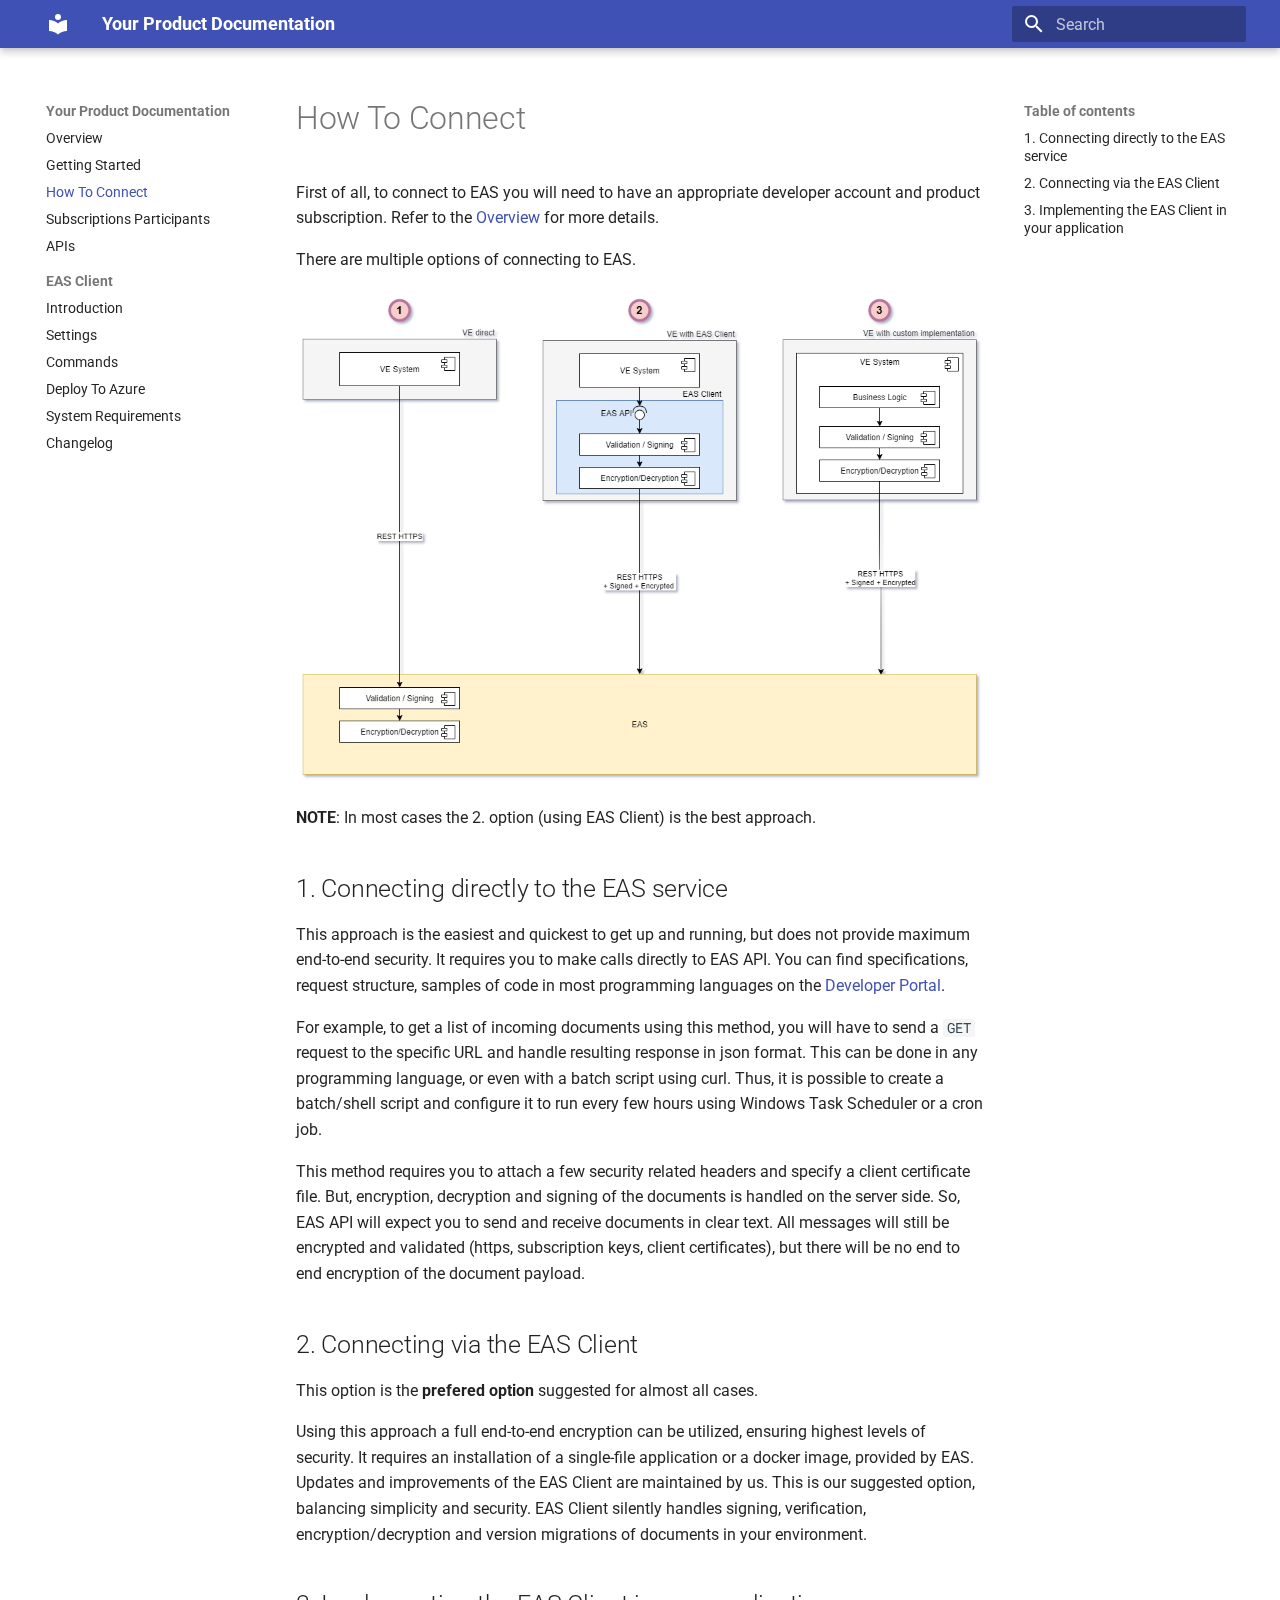
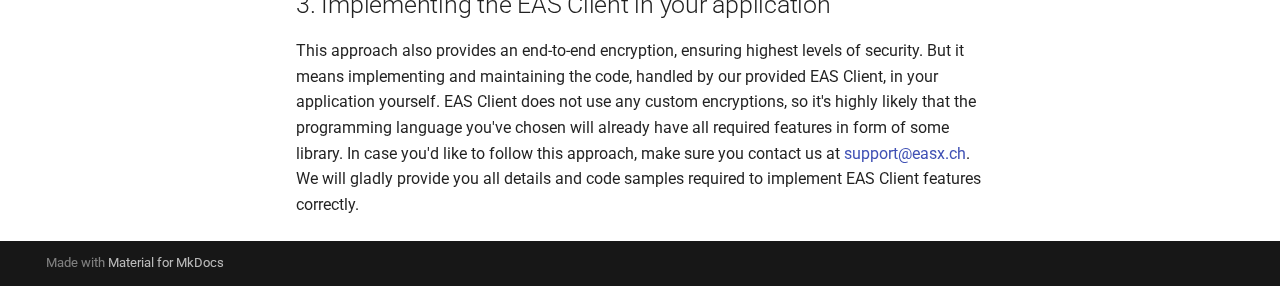
<file: How-To-Connect/index.html>
<!doctype html>
<html lang="en" class="no-js">
  <head>
    
      <meta charset="utf-8">
      <meta name="viewport" content="width=device-width,initial-scale=1">
      
      
      
      
        <link rel="prev" href="../Getting-Started/">
      
      
        <link rel="next" href="../Subscriptions--Participants/">
      
      
        
      
      
      <link rel="icon" href="../assets/images/favicon.png">
      <meta name="generator" content="mkdocs-1.6.1, mkdocs-material-9.7.1">
    
    
      
        <title>How To Connect - Your Product Documentation</title>
      
    
    
      <link rel="stylesheet" href="../assets/stylesheets/main.484c7ddc.min.css">
      
      


    
    
      
    
    
      
        
        
        <link rel="preconnect" href="https://fonts.gstatic.com" crossorigin>
        <link rel="stylesheet" href="https://fonts.googleapis.com/css?family=Roboto:300,300i,400,400i,700,700i%7CRoboto+Mono:400,400i,700,700i&display=fallback">
        <style>:root{--md-text-font:"Roboto";--md-code-font:"Roboto Mono"}</style>
      
    
    
    <script>__md_scope=new URL("..",location),__md_hash=e=>[...e].reduce(((e,_)=>(e<<5)-e+_.charCodeAt(0)),0),__md_get=(e,_=localStorage,t=__md_scope)=>JSON.parse(_.getItem(t.pathname+"."+e)),__md_set=(e,_,t=localStorage,a=__md_scope)=>{try{t.setItem(a.pathname+"."+e,JSON.stringify(_))}catch(e){}}</script>
    
      

    
    
  </head>
  
  
    <body dir="ltr">
  
    
    <input class="md-toggle" data-md-toggle="drawer" type="checkbox" id="__drawer" autocomplete="off">
    <input class="md-toggle" data-md-toggle="search" type="checkbox" id="__search" autocomplete="off">
    <label class="md-overlay" for="__drawer"></label>
    <div data-md-component="skip">
      
        
        <a href="#1-connecting-directly-to-the-eas-service" class="md-skip">
          Skip to content
        </a>
      
    </div>
    <div data-md-component="announce">
      
    </div>
    
    
      

  

<header class="md-header md-header--shadow" data-md-component="header">
  <nav class="md-header__inner md-grid" aria-label="Header">
    <a href=".." title="Your Product Documentation" class="md-header__button md-logo" aria-label="Your Product Documentation" data-md-component="logo">
      
  
  <svg xmlns="http://www.w3.org/2000/svg" viewBox="0 0 24 24"><path d="M12 8a3 3 0 0 0 3-3 3 3 0 0 0-3-3 3 3 0 0 0-3 3 3 3 0 0 0 3 3m0 3.54C9.64 9.35 6.5 8 3 8v11c3.5 0 6.64 1.35 9 3.54 2.36-2.19 5.5-3.54 9-3.54V8c-3.5 0-6.64 1.35-9 3.54"/></svg>

    </a>
    <label class="md-header__button md-icon" for="__drawer">
      
      <svg xmlns="http://www.w3.org/2000/svg" viewBox="0 0 24 24"><path d="M3 6h18v2H3zm0 5h18v2H3zm0 5h18v2H3z"/></svg>
    </label>
    <div class="md-header__title" data-md-component="header-title">
      <div class="md-header__ellipsis">
        <div class="md-header__topic">
          <span class="md-ellipsis">
            Your Product Documentation
          </span>
        </div>
        <div class="md-header__topic" data-md-component="header-topic">
          <span class="md-ellipsis">
            
              How To Connect
            
          </span>
        </div>
      </div>
    </div>
    
    
      <script>var palette=__md_get("__palette");if(palette&&palette.color){if("(prefers-color-scheme)"===palette.color.media){var media=matchMedia("(prefers-color-scheme: light)"),input=document.querySelector(media.matches?"[data-md-color-media='(prefers-color-scheme: light)']":"[data-md-color-media='(prefers-color-scheme: dark)']");palette.color.media=input.getAttribute("data-md-color-media"),palette.color.scheme=input.getAttribute("data-md-color-scheme"),palette.color.primary=input.getAttribute("data-md-color-primary"),palette.color.accent=input.getAttribute("data-md-color-accent")}for(var[key,value]of Object.entries(palette.color))document.body.setAttribute("data-md-color-"+key,value)}</script>
    
    
    
      
      
        <label class="md-header__button md-icon" for="__search">
          
          <svg xmlns="http://www.w3.org/2000/svg" viewBox="0 0 24 24"><path d="M9.5 3A6.5 6.5 0 0 1 16 9.5c0 1.61-.59 3.09-1.56 4.23l.27.27h.79l5 5-1.5 1.5-5-5v-.79l-.27-.27A6.52 6.52 0 0 1 9.5 16 6.5 6.5 0 0 1 3 9.5 6.5 6.5 0 0 1 9.5 3m0 2C7 5 5 7 5 9.5S7 14 9.5 14 14 12 14 9.5 12 5 9.5 5"/></svg>
        </label>
        <div class="md-search" data-md-component="search" role="dialog">
  <label class="md-search__overlay" for="__search"></label>
  <div class="md-search__inner" role="search">
    <form class="md-search__form" name="search">
      <input type="text" class="md-search__input" name="query" aria-label="Search" placeholder="Search" autocapitalize="off" autocorrect="off" autocomplete="off" spellcheck="false" data-md-component="search-query" required>
      <label class="md-search__icon md-icon" for="__search">
        
        <svg xmlns="http://www.w3.org/2000/svg" viewBox="0 0 24 24"><path d="M9.5 3A6.5 6.5 0 0 1 16 9.5c0 1.61-.59 3.09-1.56 4.23l.27.27h.79l5 5-1.5 1.5-5-5v-.79l-.27-.27A6.52 6.52 0 0 1 9.5 16 6.5 6.5 0 0 1 3 9.5 6.5 6.5 0 0 1 9.5 3m0 2C7 5 5 7 5 9.5S7 14 9.5 14 14 12 14 9.5 12 5 9.5 5"/></svg>
        
        <svg xmlns="http://www.w3.org/2000/svg" viewBox="0 0 24 24"><path d="M20 11v2H8l5.5 5.5-1.42 1.42L4.16 12l7.92-7.92L13.5 5.5 8 11z"/></svg>
      </label>
      <nav class="md-search__options" aria-label="Search">
        
        <button type="reset" class="md-search__icon md-icon" title="Clear" aria-label="Clear" tabindex="-1">
          
          <svg xmlns="http://www.w3.org/2000/svg" viewBox="0 0 24 24"><path d="M19 6.41 17.59 5 12 10.59 6.41 5 5 6.41 10.59 12 5 17.59 6.41 19 12 13.41 17.59 19 19 17.59 13.41 12z"/></svg>
        </button>
      </nav>
      
    </form>
    <div class="md-search__output">
      <div class="md-search__scrollwrap" tabindex="0" data-md-scrollfix>
        <div class="md-search-result" data-md-component="search-result">
          <div class="md-search-result__meta">
            Initializing search
          </div>
          <ol class="md-search-result__list" role="presentation"></ol>
        </div>
      </div>
    </div>
  </div>
</div>
      
    
    
  </nav>
  
</header>
    
    <div class="md-container" data-md-component="container">
      
      
        
          
        
      
      <main class="md-main" data-md-component="main">
        <div class="md-main__inner md-grid">
          
            
              
              <div class="md-sidebar md-sidebar--primary" data-md-component="sidebar" data-md-type="navigation" >
                <div class="md-sidebar__scrollwrap">
                  <div class="md-sidebar__inner">
                    



<nav class="md-nav md-nav--primary" aria-label="Navigation" data-md-level="0">
  <label class="md-nav__title" for="__drawer">
    <a href=".." title="Your Product Documentation" class="md-nav__button md-logo" aria-label="Your Product Documentation" data-md-component="logo">
      
  
  <svg xmlns="http://www.w3.org/2000/svg" viewBox="0 0 24 24"><path d="M12 8a3 3 0 0 0 3-3 3 3 0 0 0-3-3 3 3 0 0 0-3 3 3 3 0 0 0 3 3m0 3.54C9.64 9.35 6.5 8 3 8v11c3.5 0 6.64 1.35 9 3.54 2.36-2.19 5.5-3.54 9-3.54V8c-3.5 0-6.64 1.35-9 3.54"/></svg>

    </a>
    Your Product Documentation
  </label>
  
  <ul class="md-nav__list" data-md-scrollfix>
    
      
      
  
  
  
  
    <li class="md-nav__item">
      <a href="../Overview/" class="md-nav__link">
        
  
  
  <span class="md-ellipsis">
    
  
    Overview
  

    
  </span>
  
  

      </a>
    </li>
  

    
      
      
  
  
  
  
    <li class="md-nav__item">
      <a href="../Getting-Started/" class="md-nav__link">
        
  
  
  <span class="md-ellipsis">
    
  
    Getting Started
  

    
  </span>
  
  

      </a>
    </li>
  

    
      
      
  
  
    
  
  
  
    <li class="md-nav__item md-nav__item--active">
      
      <input class="md-nav__toggle md-toggle" type="checkbox" id="__toc">
      
      
      
        <label class="md-nav__link md-nav__link--active" for="__toc">
          
  
  
  <span class="md-ellipsis">
    
  
    How To Connect
  

    
  </span>
  
  

          <span class="md-nav__icon md-icon"></span>
        </label>
      
      <a href="./" class="md-nav__link md-nav__link--active">
        
  
  
  <span class="md-ellipsis">
    
  
    How To Connect
  

    
  </span>
  
  

      </a>
      
        

<nav class="md-nav md-nav--secondary" aria-label="Table of contents">
  
  
  
  
    <label class="md-nav__title" for="__toc">
      <span class="md-nav__icon md-icon"></span>
      Table of contents
    </label>
    <ul class="md-nav__list" data-md-component="toc" data-md-scrollfix>
      
        <li class="md-nav__item">
  <a href="#1-connecting-directly-to-the-eas-service" class="md-nav__link">
    <span class="md-ellipsis">
      
        1. Connecting directly to the EAS service
      
    </span>
  </a>
  
</li>
      
        <li class="md-nav__item">
  <a href="#2-connecting-via-the-eas-client" class="md-nav__link">
    <span class="md-ellipsis">
      
        2. Connecting via the EAS Client
      
    </span>
  </a>
  
</li>
      
        <li class="md-nav__item">
  <a href="#3-implementing-the-eas-client-in-your-application" class="md-nav__link">
    <span class="md-ellipsis">
      
        3. Implementing the EAS Client in your application
      
    </span>
  </a>
  
</li>
      
    </ul>
  
</nav>
      
    </li>
  

    
      
      
  
  
  
  
    <li class="md-nav__item">
      <a href="../Subscriptions--Participants/" class="md-nav__link">
        
  
  
  <span class="md-ellipsis">
    
  
    Subscriptions Participants
  

    
  </span>
  
  

      </a>
    </li>
  

    
      
      
  
  
  
  
    <li class="md-nav__item">
      <a href="../APIs/" class="md-nav__link">
        
  
  
  <span class="md-ellipsis">
    
  
    APIs
  

    
  </span>
  
  

      </a>
    </li>
  

    
      
      
  
  
  
  
    
    
    
    
      
        
        
      
    
    
    <li class="md-nav__item md-nav__item--section md-nav__item--nested">
      
        
        
          
        
        <input class="md-nav__toggle md-toggle md-toggle--indeterminate" type="checkbox" id="__nav_6" >
        
          
          <label class="md-nav__link" for="__nav_6" id="__nav_6_label" tabindex="">
            
  
  
  <span class="md-ellipsis">
    
  
    EAS Client
  

    
  </span>
  
  

            <span class="md-nav__icon md-icon"></span>
          </label>
        
        <nav class="md-nav" data-md-level="1" aria-labelledby="__nav_6_label" aria-expanded="false">
          <label class="md-nav__title" for="__nav_6">
            <span class="md-nav__icon md-icon"></span>
            
  
    EAS Client
  

          </label>
          <ul class="md-nav__list" data-md-scrollfix>
            
              
                
  
  
  
  
    <li class="md-nav__item">
      <a href="../EAS-Client/Introduction/" class="md-nav__link">
        
  
  
  <span class="md-ellipsis">
    
  
    Introduction
  

    
  </span>
  
  

      </a>
    </li>
  

              
            
              
                
  
  
  
  
    <li class="md-nav__item">
      <a href="../EAS-Client/Settings/" class="md-nav__link">
        
  
  
  <span class="md-ellipsis">
    
  
    Settings
  

    
  </span>
  
  

      </a>
    </li>
  

              
            
              
                
  
  
  
  
    <li class="md-nav__item">
      <a href="../EAS-Client/Commands/" class="md-nav__link">
        
  
  
  <span class="md-ellipsis">
    
  
    Commands
  

    
  </span>
  
  

      </a>
    </li>
  

              
            
              
                
  
  
  
  
    <li class="md-nav__item">
      <a href="../EAS-Client/Deploy-To-Azure/" class="md-nav__link">
        
  
  
  <span class="md-ellipsis">
    
  
    Deploy To Azure
  

    
  </span>
  
  

      </a>
    </li>
  

              
            
              
                
  
  
  
  
    <li class="md-nav__item">
      <a href="../EAS-Client/System-Requirements/" class="md-nav__link">
        
  
  
  <span class="md-ellipsis">
    
  
    System Requirements
  

    
  </span>
  
  

      </a>
    </li>
  

              
            
              
                
  
  
  
  
    <li class="md-nav__item">
      <a href="../EAS-Client/Changelog/" class="md-nav__link">
        
  
  
  <span class="md-ellipsis">
    
  
    Changelog
  

    
  </span>
  
  

      </a>
    </li>
  

              
            
          </ul>
        </nav>
      
    </li>
  

    
  </ul>
</nav>
                  </div>
                </div>
              </div>
            
            
              
              <div class="md-sidebar md-sidebar--secondary" data-md-component="sidebar" data-md-type="toc" >
                <div class="md-sidebar__scrollwrap">
                  <div class="md-sidebar__inner">
                    

<nav class="md-nav md-nav--secondary" aria-label="Table of contents">
  
  
  
  
    <label class="md-nav__title" for="__toc">
      <span class="md-nav__icon md-icon"></span>
      Table of contents
    </label>
    <ul class="md-nav__list" data-md-component="toc" data-md-scrollfix>
      
        <li class="md-nav__item">
  <a href="#1-connecting-directly-to-the-eas-service" class="md-nav__link">
    <span class="md-ellipsis">
      
        1. Connecting directly to the EAS service
      
    </span>
  </a>
  
</li>
      
        <li class="md-nav__item">
  <a href="#2-connecting-via-the-eas-client" class="md-nav__link">
    <span class="md-ellipsis">
      
        2. Connecting via the EAS Client
      
    </span>
  </a>
  
</li>
      
        <li class="md-nav__item">
  <a href="#3-implementing-the-eas-client-in-your-application" class="md-nav__link">
    <span class="md-ellipsis">
      
        3. Implementing the EAS Client in your application
      
    </span>
  </a>
  
</li>
      
    </ul>
  
</nav>
                  </div>
                </div>
              </div>
            
          
          
            <div class="md-content" data-md-component="content">
              
              <article class="md-content__inner md-typeset">
                
                  



  <h1>How To Connect</h1>

<p>First of all, to connect to EAS you will need to have an appropriate developer account and product subscription. Refer to the <a href="overview">Overview</a> for more details.</p>
<p>There are multiple options of connecting to EAS.</p>
<p><img alt="User Architecture Diagram" src="../User_Architecture_v0.1_cropped.png" /></p>
<p><strong>NOTE</strong>: In most cases the 2. option (using EAS Client) is the best approach.</p>
<h2 id="1-connecting-directly-to-the-eas-service">1. Connecting directly to the EAS service<a class="headerlink" href="#1-connecting-directly-to-the-eas-service" title="Permanent link">&para;</a></h2>
<p>This approach is the easiest and quickest to get up and running, but does not provide maximum end-to-end security. It requires you to make calls directly to EAS API. You can find specifications, request structure, samples of code in most programming languages on the <a href="https://portal.easx.ch/">Developer Portal</a>.</p>
<p>For example, to get a list of incoming documents using this method, you will have to send a <code>GET</code> request to the specific URL and handle resulting response in json format. This can be done in any programming language, or even with a batch script using curl. Thus, it is possible to create a batch/shell script and configure it to run every few hours using Windows Task Scheduler or a cron job.</p>
<p>This method requires you to attach a few security related headers and specify a client certificate file. But, encryption, decryption and signing of the documents is handled on the server side. So, EAS API will expect you to send and receive documents in clear text. All messages will still be encrypted and validated (https, subscription keys, client certificates), but there will be no end to end encryption of the document payload.</p>
<h2 id="2-connecting-via-the-eas-client">2. Connecting via the EAS Client<a class="headerlink" href="#2-connecting-via-the-eas-client" title="Permanent link">&para;</a></h2>
<p>This option is the <strong>prefered option</strong> suggested for almost all cases.</p>
<p>Using this approach a full end-to-end encryption can be utilized, ensuring highest levels of security. It requires an installation of a single-file application
or a docker image, provided by EAS. Updates and improvements of the EAS Client are maintained by us. This is our suggested option, balancing simplicity and security. EAS Client silently handles signing, verification, encryption/decryption and version migrations of documents in your environment.</p>
<h2 id="3-implementing-the-eas-client-in-your-application">3. Implementing the EAS Client in your application<a class="headerlink" href="#3-implementing-the-eas-client-in-your-application" title="Permanent link">&para;</a></h2>
<p>This approach also provides an end-to-end encryption, ensuring highest levels of security. But it means implementing and maintaining the code, handled by our provided EAS Client, in your application yourself. EAS Client does not use any custom encryptions, so it's highly likely that the programming language you've chosen will already have all required features in form of some library.
In case you'd like to follow this approach, make sure you contact us at <a href="mailto:support@easx.ch">support@easx.ch</a>. We will gladly provide you all details and code samples required to implement EAS Client features correctly.</p>












                
              </article>
            </div>
          
          
<script>var target=document.getElementById(location.hash.slice(1));target&&target.name&&(target.checked=target.name.startsWith("__tabbed_"))</script>
        </div>
        
      </main>
      
        <footer class="md-footer">
  
  <div class="md-footer-meta md-typeset">
    <div class="md-footer-meta__inner md-grid">
      <div class="md-copyright">
  
  
    Made with
    <a href="https://squidfunk.github.io/mkdocs-material/" target="_blank" rel="noopener">
      Material for MkDocs
    </a>
  
</div>
      
    </div>
  </div>
</footer>
      
    </div>
    <div class="md-dialog" data-md-component="dialog">
      <div class="md-dialog__inner md-typeset"></div>
    </div>
    
    
    
      
      
      <script id="__config" type="application/json">{"annotate": null, "base": "..", "features": ["navigation.expand", "navigation.sections"], "search": "../assets/javascripts/workers/search.2c215733.min.js", "tags": null, "translations": {"clipboard.copied": "Copied to clipboard", "clipboard.copy": "Copy to clipboard", "search.result.more.one": "1 more on this page", "search.result.more.other": "# more on this page", "search.result.none": "No matching documents", "search.result.one": "1 matching document", "search.result.other": "# matching documents", "search.result.placeholder": "Type to start searching", "search.result.term.missing": "Missing", "select.version": "Select version"}, "version": null}</script>
    
    
      <script src="../assets/javascripts/bundle.79ae519e.min.js"></script>
      
    
  </body>
</html>
</file>
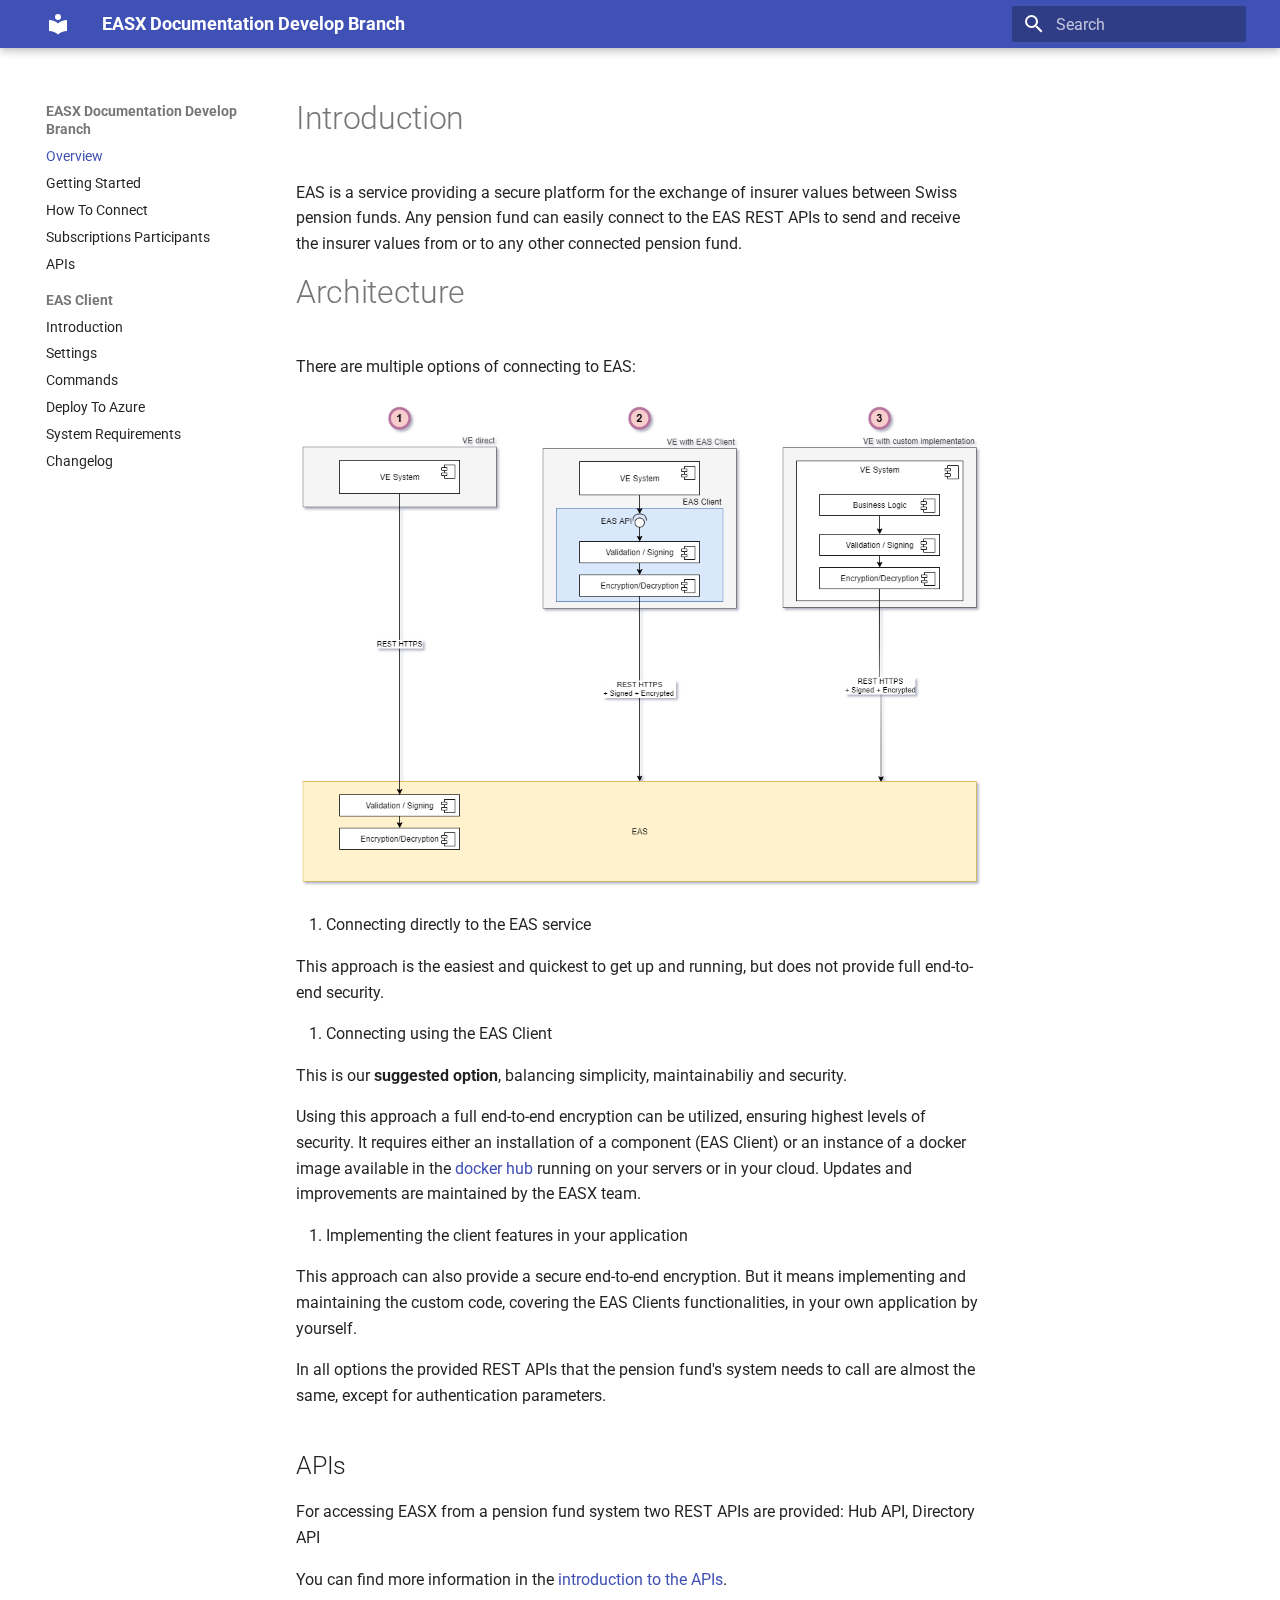
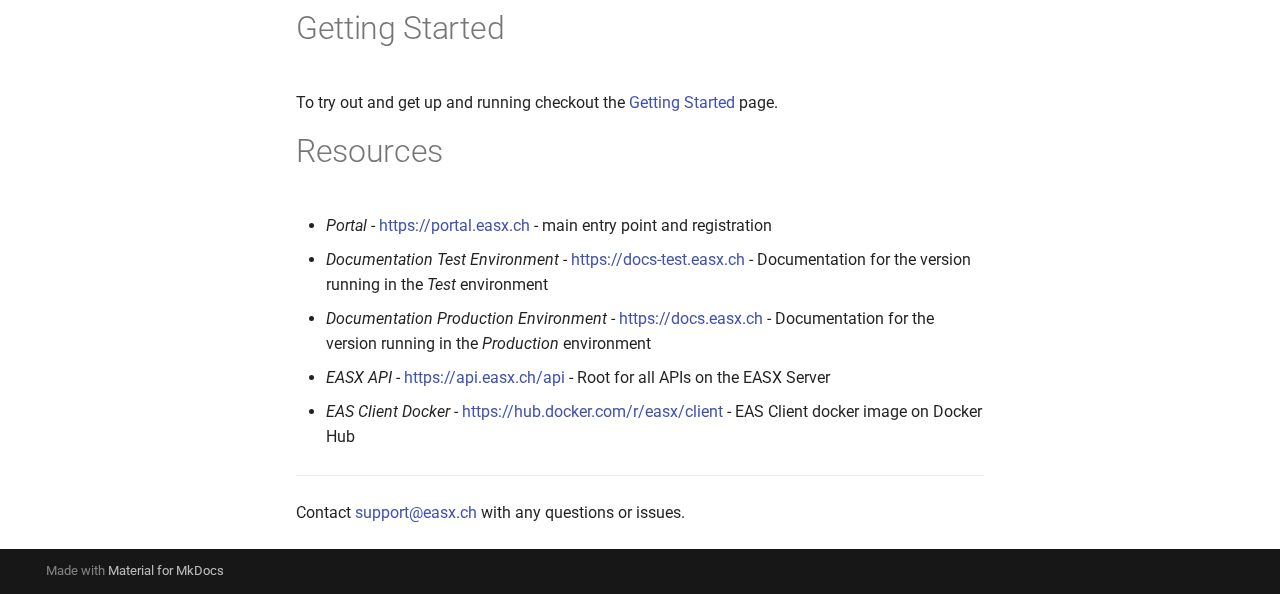
<file: Overview/index.html>
<!doctype html>
<html lang="en" class="no-js">
  <head>
    
      <meta charset="utf-8">
      <meta name="viewport" content="width=device-width,initial-scale=1">
      
      
      
        <link rel="canonical" href="https://easx-community.github.io/easx-docs/Overview/">
      
      
      
        <link rel="next" href="../Getting-Started/">
      
      
        
      
      
      <link rel="icon" href="../assets/images/favicon.png">
      <meta name="generator" content="mkdocs-1.6.1, mkdocs-material-9.7.1">
    
    
      
        <title>Overview - EASX Documentation Develop Branch</title>
      
    
    
      <link rel="stylesheet" href="../assets/stylesheets/main.484c7ddc.min.css">
      
      


    
    
      
    
    
      
        
        
        <link rel="preconnect" href="https://fonts.gstatic.com" crossorigin>
        <link rel="stylesheet" href="https://fonts.googleapis.com/css?family=Roboto:300,300i,400,400i,700,700i%7CRoboto+Mono:400,400i,700,700i&display=fallback">
        <style>:root{--md-text-font:"Roboto";--md-code-font:"Roboto Mono"}</style>
      
    
    
    <script>__md_scope=new URL("..",location),__md_hash=e=>[...e].reduce(((e,_)=>(e<<5)-e+_.charCodeAt(0)),0),__md_get=(e,_=localStorage,t=__md_scope)=>JSON.parse(_.getItem(t.pathname+"."+e)),__md_set=(e,_,t=localStorage,a=__md_scope)=>{try{t.setItem(a.pathname+"."+e,JSON.stringify(_))}catch(e){}}</script>
    
      

    
    
  </head>
  
  
    <body dir="ltr">
  
    
    <input class="md-toggle" data-md-toggle="drawer" type="checkbox" id="__drawer" autocomplete="off">
    <input class="md-toggle" data-md-toggle="search" type="checkbox" id="__search" autocomplete="off">
    <label class="md-overlay" for="__drawer"></label>
    <div data-md-component="skip">
      
        
        <a href="#introduction" class="md-skip">
          Skip to content
        </a>
      
    </div>
    <div data-md-component="announce">
      
    </div>
    
    
      

  

<header class="md-header md-header--shadow" data-md-component="header">
  <nav class="md-header__inner md-grid" aria-label="Header">
    <a href=".." title="EASX Documentation Develop Branch" class="md-header__button md-logo" aria-label="EASX Documentation Develop Branch" data-md-component="logo">
      
  
  <svg xmlns="http://www.w3.org/2000/svg" viewBox="0 0 24 24"><path d="M12 8a3 3 0 0 0 3-3 3 3 0 0 0-3-3 3 3 0 0 0-3 3 3 3 0 0 0 3 3m0 3.54C9.64 9.35 6.5 8 3 8v11c3.5 0 6.64 1.35 9 3.54 2.36-2.19 5.5-3.54 9-3.54V8c-3.5 0-6.64 1.35-9 3.54"/></svg>

    </a>
    <label class="md-header__button md-icon" for="__drawer">
      
      <svg xmlns="http://www.w3.org/2000/svg" viewBox="0 0 24 24"><path d="M3 6h18v2H3zm0 5h18v2H3zm0 5h18v2H3z"/></svg>
    </label>
    <div class="md-header__title" data-md-component="header-title">
      <div class="md-header__ellipsis">
        <div class="md-header__topic">
          <span class="md-ellipsis">
            EASX Documentation Develop Branch
          </span>
        </div>
        <div class="md-header__topic" data-md-component="header-topic">
          <span class="md-ellipsis">
            
              Overview
            
          </span>
        </div>
      </div>
    </div>
    
    
      <script>var palette=__md_get("__palette");if(palette&&palette.color){if("(prefers-color-scheme)"===palette.color.media){var media=matchMedia("(prefers-color-scheme: light)"),input=document.querySelector(media.matches?"[data-md-color-media='(prefers-color-scheme: light)']":"[data-md-color-media='(prefers-color-scheme: dark)']");palette.color.media=input.getAttribute("data-md-color-media"),palette.color.scheme=input.getAttribute("data-md-color-scheme"),palette.color.primary=input.getAttribute("data-md-color-primary"),palette.color.accent=input.getAttribute("data-md-color-accent")}for(var[key,value]of Object.entries(palette.color))document.body.setAttribute("data-md-color-"+key,value)}</script>
    
    
    
      
      
        <label class="md-header__button md-icon" for="__search">
          
          <svg xmlns="http://www.w3.org/2000/svg" viewBox="0 0 24 24"><path d="M9.5 3A6.5 6.5 0 0 1 16 9.5c0 1.61-.59 3.09-1.56 4.23l.27.27h.79l5 5-1.5 1.5-5-5v-.79l-.27-.27A6.52 6.52 0 0 1 9.5 16 6.5 6.5 0 0 1 3 9.5 6.5 6.5 0 0 1 9.5 3m0 2C7 5 5 7 5 9.5S7 14 9.5 14 14 12 14 9.5 12 5 9.5 5"/></svg>
        </label>
        <div class="md-search" data-md-component="search" role="dialog">
  <label class="md-search__overlay" for="__search"></label>
  <div class="md-search__inner" role="search">
    <form class="md-search__form" name="search">
      <input type="text" class="md-search__input" name="query" aria-label="Search" placeholder="Search" autocapitalize="off" autocorrect="off" autocomplete="off" spellcheck="false" data-md-component="search-query" required>
      <label class="md-search__icon md-icon" for="__search">
        
        <svg xmlns="http://www.w3.org/2000/svg" viewBox="0 0 24 24"><path d="M9.5 3A6.5 6.5 0 0 1 16 9.5c0 1.61-.59 3.09-1.56 4.23l.27.27h.79l5 5-1.5 1.5-5-5v-.79l-.27-.27A6.52 6.52 0 0 1 9.5 16 6.5 6.5 0 0 1 3 9.5 6.5 6.5 0 0 1 9.5 3m0 2C7 5 5 7 5 9.5S7 14 9.5 14 14 12 14 9.5 12 5 9.5 5"/></svg>
        
        <svg xmlns="http://www.w3.org/2000/svg" viewBox="0 0 24 24"><path d="M20 11v2H8l5.5 5.5-1.42 1.42L4.16 12l7.92-7.92L13.5 5.5 8 11z"/></svg>
      </label>
      <nav class="md-search__options" aria-label="Search">
        
        <button type="reset" class="md-search__icon md-icon" title="Clear" aria-label="Clear" tabindex="-1">
          
          <svg xmlns="http://www.w3.org/2000/svg" viewBox="0 0 24 24"><path d="M19 6.41 17.59 5 12 10.59 6.41 5 5 6.41 10.59 12 5 17.59 6.41 19 12 13.41 17.59 19 19 17.59 13.41 12z"/></svg>
        </button>
      </nav>
      
    </form>
    <div class="md-search__output">
      <div class="md-search__scrollwrap" tabindex="0" data-md-scrollfix>
        <div class="md-search-result" data-md-component="search-result">
          <div class="md-search-result__meta">
            Initializing search
          </div>
          <ol class="md-search-result__list" role="presentation"></ol>
        </div>
      </div>
    </div>
  </div>
</div>
      
    
    
  </nav>
  
</header>
    
    <div class="md-container" data-md-component="container">
      
      
        
          
        
      
      <main class="md-main" data-md-component="main">
        <div class="md-main__inner md-grid">
          
            
              
              <div class="md-sidebar md-sidebar--primary" data-md-component="sidebar" data-md-type="navigation" >
                <div class="md-sidebar__scrollwrap">
                  <div class="md-sidebar__inner">
                    



<nav class="md-nav md-nav--primary" aria-label="Navigation" data-md-level="0">
  <label class="md-nav__title" for="__drawer">
    <a href=".." title="EASX Documentation Develop Branch" class="md-nav__button md-logo" aria-label="EASX Documentation Develop Branch" data-md-component="logo">
      
  
  <svg xmlns="http://www.w3.org/2000/svg" viewBox="0 0 24 24"><path d="M12 8a3 3 0 0 0 3-3 3 3 0 0 0-3-3 3 3 0 0 0-3 3 3 3 0 0 0 3 3m0 3.54C9.64 9.35 6.5 8 3 8v11c3.5 0 6.64 1.35 9 3.54 2.36-2.19 5.5-3.54 9-3.54V8c-3.5 0-6.64 1.35-9 3.54"/></svg>

    </a>
    EASX Documentation Develop Branch
  </label>
  
  <ul class="md-nav__list" data-md-scrollfix>
    
      
      
  
  
    
  
  
  
    <li class="md-nav__item md-nav__item--active">
      
      <input class="md-nav__toggle md-toggle" type="checkbox" id="__toc">
      
      
        
      
      
      <a href="./" class="md-nav__link md-nav__link--active">
        
  
  
  <span class="md-ellipsis">
    
  
    Overview
  

    
  </span>
  
  

      </a>
      
    </li>
  

    
      
      
  
  
  
  
    <li class="md-nav__item">
      <a href="../Getting-Started/" class="md-nav__link">
        
  
  
  <span class="md-ellipsis">
    
  
    Getting Started
  

    
  </span>
  
  

      </a>
    </li>
  

    
      
      
  
  
  
  
    <li class="md-nav__item">
      <a href="../How-To-Connect/" class="md-nav__link">
        
  
  
  <span class="md-ellipsis">
    
  
    How To Connect
  

    
  </span>
  
  

      </a>
    </li>
  

    
      
      
  
  
  
  
    <li class="md-nav__item">
      <a href="../Subscriptions--Participants/" class="md-nav__link">
        
  
  
  <span class="md-ellipsis">
    
  
    Subscriptions Participants
  

    
  </span>
  
  

      </a>
    </li>
  

    
      
      
  
  
  
  
    <li class="md-nav__item">
      <a href="../APIs/" class="md-nav__link">
        
  
  
  <span class="md-ellipsis">
    
  
    APIs
  

    
  </span>
  
  

      </a>
    </li>
  

    
      
      
  
  
  
  
    
    
    
    
      
        
        
      
    
    
    <li class="md-nav__item md-nav__item--section md-nav__item--nested">
      
        
        
          
        
        <input class="md-nav__toggle md-toggle md-toggle--indeterminate" type="checkbox" id="__nav_6" >
        
          
          <label class="md-nav__link" for="__nav_6" id="__nav_6_label" tabindex="">
            
  
  
  <span class="md-ellipsis">
    
  
    EAS Client
  

    
  </span>
  
  

            <span class="md-nav__icon md-icon"></span>
          </label>
        
        <nav class="md-nav" data-md-level="1" aria-labelledby="__nav_6_label" aria-expanded="false">
          <label class="md-nav__title" for="__nav_6">
            <span class="md-nav__icon md-icon"></span>
            
  
    EAS Client
  

          </label>
          <ul class="md-nav__list" data-md-scrollfix>
            
              
                
  
  
  
  
    <li class="md-nav__item">
      <a href="../EAS-Client/Introduction/" class="md-nav__link">
        
  
  
  <span class="md-ellipsis">
    
  
    Introduction
  

    
  </span>
  
  

      </a>
    </li>
  

              
            
              
                
  
  
  
  
    <li class="md-nav__item">
      <a href="../EAS-Client/Settings/" class="md-nav__link">
        
  
  
  <span class="md-ellipsis">
    
  
    Settings
  

    
  </span>
  
  

      </a>
    </li>
  

              
            
              
                
  
  
  
  
    <li class="md-nav__item">
      <a href="../EAS-Client/Commands/" class="md-nav__link">
        
  
  
  <span class="md-ellipsis">
    
  
    Commands
  

    
  </span>
  
  

      </a>
    </li>
  

              
            
              
                
  
  
  
  
    <li class="md-nav__item">
      <a href="../EAS-Client/Deploy-To-Azure/" class="md-nav__link">
        
  
  
  <span class="md-ellipsis">
    
  
    Deploy To Azure
  

    
  </span>
  
  

      </a>
    </li>
  

              
            
              
                
  
  
  
  
    <li class="md-nav__item">
      <a href="../EAS-Client/System-Requirements/" class="md-nav__link">
        
  
  
  <span class="md-ellipsis">
    
  
    System Requirements
  

    
  </span>
  
  

      </a>
    </li>
  

              
            
              
                
  
  
  
  
    <li class="md-nav__item">
      <a href="../EAS-Client/Changelog/" class="md-nav__link">
        
  
  
  <span class="md-ellipsis">
    
  
    Changelog
  

    
  </span>
  
  

      </a>
    </li>
  

              
            
          </ul>
        </nav>
      
    </li>
  

    
  </ul>
</nav>
                  </div>
                </div>
              </div>
            
            
              
              <div class="md-sidebar md-sidebar--secondary" data-md-component="sidebar" data-md-type="toc" >
                <div class="md-sidebar__scrollwrap">
                  <div class="md-sidebar__inner">
                    

<nav class="md-nav md-nav--secondary" aria-label="Table of contents">
  
  
  
    
  
  
</nav>
                  </div>
                </div>
              </div>
            
          
          
            <div class="md-content" data-md-component="content">
              
              <article class="md-content__inner md-typeset">
                
                  



<h1 id="introduction">Introduction<a class="headerlink" href="#introduction" title="Permanent link">&para;</a></h1>
<p>EAS is a service providing a secure platform for the exchange of insurer values between Swiss pension funds.
Any pension fund can easily connect to the EAS REST APIs to send and receive the insurer values from or to any other connected pension fund.</p>
<h1 id="architecture">Architecture<a class="headerlink" href="#architecture" title="Permanent link">&para;</a></h1>
<p>There are multiple options of connecting to EAS:</p>
<p><img alt="User Architecture Diagram" src="../User_Architecture_v0.1_cropped.png" /></p>
<ol>
<li>Connecting directly to the EAS service</li>
</ol>
<p>This approach is the easiest and quickest to get up and running, but does not provide full end-to-end security.</p>
<ol>
<li>Connecting using the EAS Client</li>
</ol>
<p>This is our <strong>suggested option</strong>, balancing simplicity, maintainabiliy and security.</p>
<p>Using this approach a full end-to-end encryption can be utilized, ensuring highest levels of security.
   It requires either an installation of a component (EAS Client) or an instance of a docker image available 
   in the <a href="https://hub.docker.com/r/easx/client">docker hub</a> running on your servers or in your cloud.
   Updates and improvements are maintained by the EASX team.</p>
<ol>
<li>Implementing the client features in your application</li>
</ol>
<p>This approach can also provide a secure end-to-end encryption. But it means implementing and maintaining the custom code,
   covering the EAS Clients functionalities, in your own application by yourself.</p>
<p>In all options the provided REST APIs that the pension fund's system needs to call are almost the same, except for authentication parameters.</p>
<h2 id="apis">APIs<a class="headerlink" href="#apis" title="Permanent link">&para;</a></h2>
<p>For accessing EASX from a pension fund system two REST APIs are provided: Hub API, Directory API</p>
<p>You can find more information in the <a href="../APIs/">introduction to the APIs</a>.</p>
<h1 id="getting-started">Getting Started<a class="headerlink" href="#getting-started" title="Permanent link">&para;</a></h1>
<p>To try out and get up and running checkout the <a href="../Getting-Started/">Getting Started</a> page.</p>
<h1 id="resources">Resources<a class="headerlink" href="#resources" title="Permanent link">&para;</a></h1>
<ul>
<li><em>Portal</em> - <a href="https://portal.easx.ch">https://portal.easx.ch</a> - main entry point and registration</li>
<li><em>Documentation Test Environment</em> - <a href="https://docs-test.easx.ch">https://docs-test.easx.ch</a> - Documentation for the version running in the <em>Test</em> environment</li>
<li><em>Documentation Production Environment</em> - <a href="https://docs.easx.ch">https://docs.easx.ch</a> - Documentation for the version running in the <em>Production</em> environment</li>
<li><em>EASX API</em> - <a href="https://api.easx.ch/api">https://api.easx.ch/api</a> - Root for all APIs on the EASX Server</li>
<li><em>EAS Client Docker</em> - <a href="https://hub.docker.com/r/easx/client">https://hub.docker.com/r/easx/client</a> - EAS Client docker image on Docker Hub </li>
</ul>
<hr />
<p>Contact <a href="mailto:support@easx.ch">support@easx.ch</a> with any questions or issues.</p>












                
              </article>
            </div>
          
          
<script>var target=document.getElementById(location.hash.slice(1));target&&target.name&&(target.checked=target.name.startsWith("__tabbed_"))</script>
        </div>
        
      </main>
      
        <footer class="md-footer">
  
  <div class="md-footer-meta md-typeset">
    <div class="md-footer-meta__inner md-grid">
      <div class="md-copyright">
  
  
    Made with
    <a href="https://squidfunk.github.io/mkdocs-material/" target="_blank" rel="noopener">
      Material for MkDocs
    </a>
  
</div>
      
    </div>
  </div>
</footer>
      
    </div>
    <div class="md-dialog" data-md-component="dialog">
      <div class="md-dialog__inner md-typeset"></div>
    </div>
    
    
    
      
      
      <script id="__config" type="application/json">{"annotate": null, "base": "..", "features": ["navigation.expand", "navigation.sections"], "search": "../assets/javascripts/workers/search.2c215733.min.js", "tags": null, "translations": {"clipboard.copied": "Copied to clipboard", "clipboard.copy": "Copy to clipboard", "search.result.more.one": "1 more on this page", "search.result.more.other": "# more on this page", "search.result.none": "No matching documents", "search.result.one": "1 matching document", "search.result.other": "# matching documents", "search.result.placeholder": "Type to start searching", "search.result.term.missing": "Missing", "select.version": "Select version"}, "version": null}</script>
    
    
      <script src="../assets/javascripts/bundle.79ae519e.min.js"></script>
      
    
  </body>
</html>
</file>
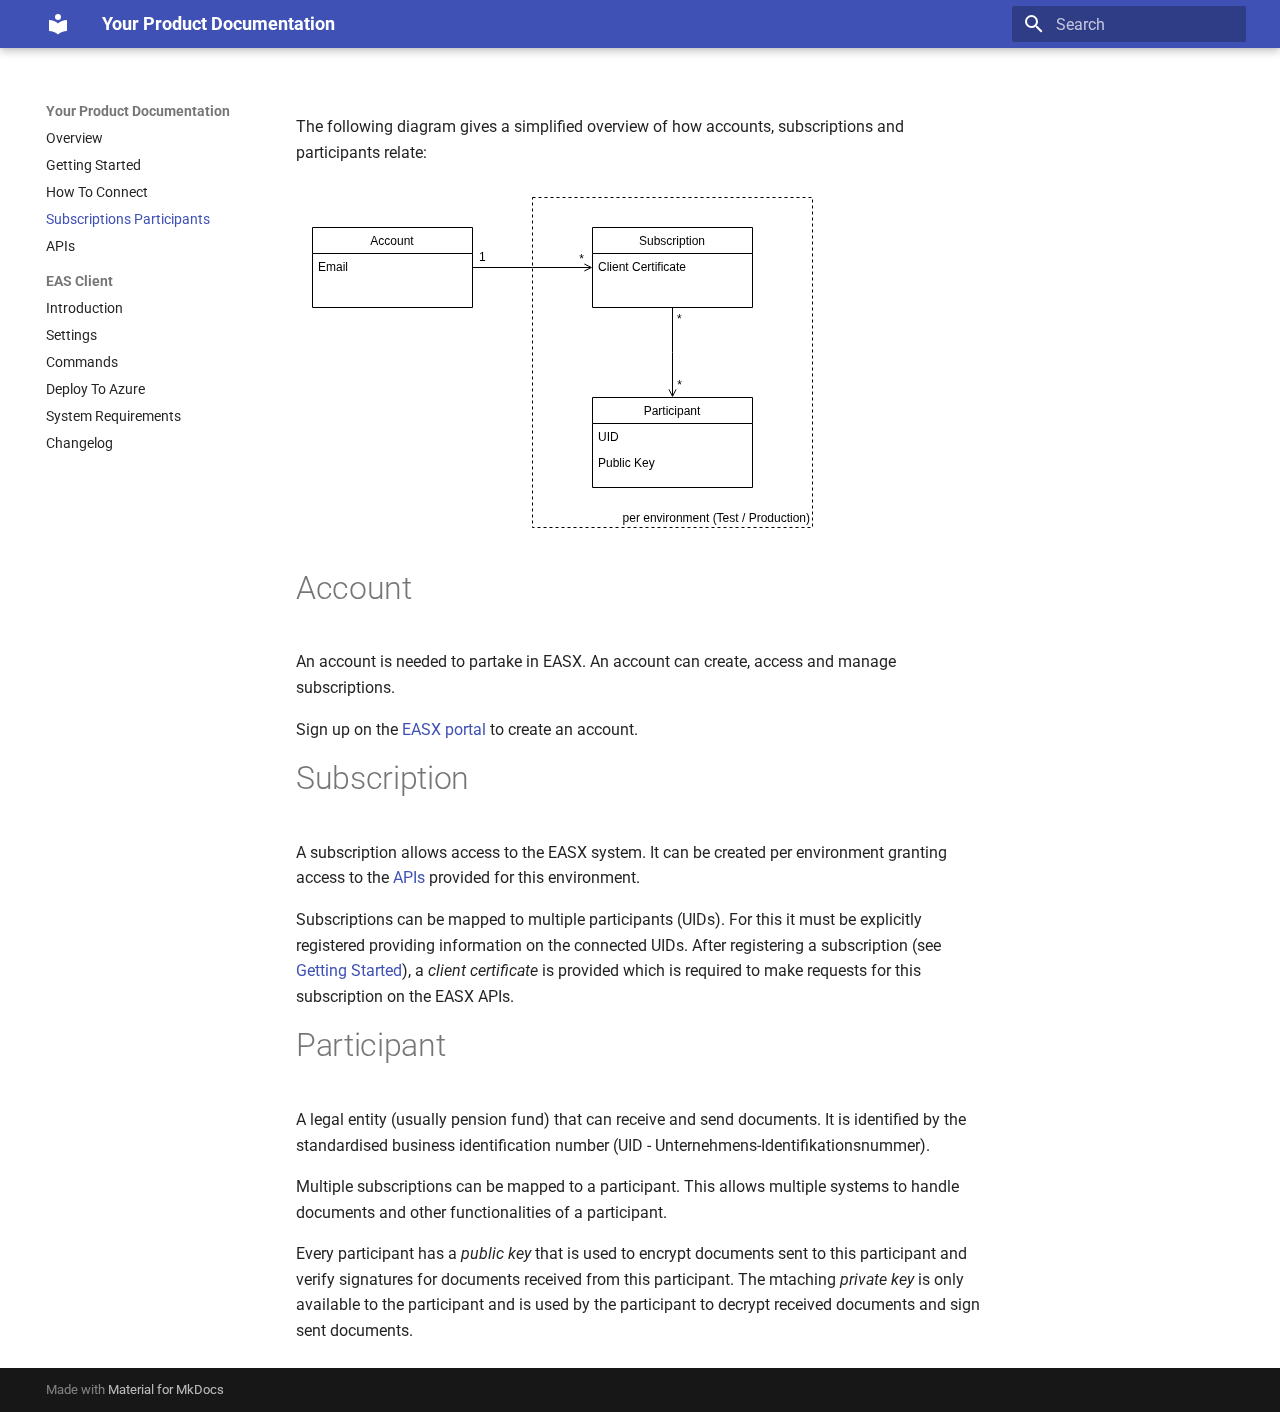
<file: Subscriptions--Participants/index.html>
<!doctype html>
<html lang="en" class="no-js">
  <head>
    
      <meta charset="utf-8">
      <meta name="viewport" content="width=device-width,initial-scale=1">
      
      
      
      
        <link rel="prev" href="../How-To-Connect/">
      
      
        <link rel="next" href="../APIs/">
      
      
        
      
      
      <link rel="icon" href="../assets/images/favicon.png">
      <meta name="generator" content="mkdocs-1.6.1, mkdocs-material-9.7.1">
    
    
      
        <title>Subscriptions Participants - Your Product Documentation</title>
      
    
    
      <link rel="stylesheet" href="../assets/stylesheets/main.484c7ddc.min.css">
      
      


    
    
      
    
    
      
        
        
        <link rel="preconnect" href="https://fonts.gstatic.com" crossorigin>
        <link rel="stylesheet" href="https://fonts.googleapis.com/css?family=Roboto:300,300i,400,400i,700,700i%7CRoboto+Mono:400,400i,700,700i&display=fallback">
        <style>:root{--md-text-font:"Roboto";--md-code-font:"Roboto Mono"}</style>
      
    
    
    <script>__md_scope=new URL("..",location),__md_hash=e=>[...e].reduce(((e,_)=>(e<<5)-e+_.charCodeAt(0)),0),__md_get=(e,_=localStorage,t=__md_scope)=>JSON.parse(_.getItem(t.pathname+"."+e)),__md_set=(e,_,t=localStorage,a=__md_scope)=>{try{t.setItem(a.pathname+"."+e,JSON.stringify(_))}catch(e){}}</script>
    
      

    
    
  </head>
  
  
    <body dir="ltr">
  
    
    <input class="md-toggle" data-md-toggle="drawer" type="checkbox" id="__drawer" autocomplete="off">
    <input class="md-toggle" data-md-toggle="search" type="checkbox" id="__search" autocomplete="off">
    <label class="md-overlay" for="__drawer"></label>
    <div data-md-component="skip">
      
        
        <a href="#account" class="md-skip">
          Skip to content
        </a>
      
    </div>
    <div data-md-component="announce">
      
    </div>
    
    
      

  

<header class="md-header md-header--shadow" data-md-component="header">
  <nav class="md-header__inner md-grid" aria-label="Header">
    <a href=".." title="Your Product Documentation" class="md-header__button md-logo" aria-label="Your Product Documentation" data-md-component="logo">
      
  
  <svg xmlns="http://www.w3.org/2000/svg" viewBox="0 0 24 24"><path d="M12 8a3 3 0 0 0 3-3 3 3 0 0 0-3-3 3 3 0 0 0-3 3 3 3 0 0 0 3 3m0 3.54C9.64 9.35 6.5 8 3 8v11c3.5 0 6.64 1.35 9 3.54 2.36-2.19 5.5-3.54 9-3.54V8c-3.5 0-6.64 1.35-9 3.54"/></svg>

    </a>
    <label class="md-header__button md-icon" for="__drawer">
      
      <svg xmlns="http://www.w3.org/2000/svg" viewBox="0 0 24 24"><path d="M3 6h18v2H3zm0 5h18v2H3zm0 5h18v2H3z"/></svg>
    </label>
    <div class="md-header__title" data-md-component="header-title">
      <div class="md-header__ellipsis">
        <div class="md-header__topic">
          <span class="md-ellipsis">
            Your Product Documentation
          </span>
        </div>
        <div class="md-header__topic" data-md-component="header-topic">
          <span class="md-ellipsis">
            
              Subscriptions Participants
            
          </span>
        </div>
      </div>
    </div>
    
    
      <script>var palette=__md_get("__palette");if(palette&&palette.color){if("(prefers-color-scheme)"===palette.color.media){var media=matchMedia("(prefers-color-scheme: light)"),input=document.querySelector(media.matches?"[data-md-color-media='(prefers-color-scheme: light)']":"[data-md-color-media='(prefers-color-scheme: dark)']");palette.color.media=input.getAttribute("data-md-color-media"),palette.color.scheme=input.getAttribute("data-md-color-scheme"),palette.color.primary=input.getAttribute("data-md-color-primary"),palette.color.accent=input.getAttribute("data-md-color-accent")}for(var[key,value]of Object.entries(palette.color))document.body.setAttribute("data-md-color-"+key,value)}</script>
    
    
    
      
      
        <label class="md-header__button md-icon" for="__search">
          
          <svg xmlns="http://www.w3.org/2000/svg" viewBox="0 0 24 24"><path d="M9.5 3A6.5 6.5 0 0 1 16 9.5c0 1.61-.59 3.09-1.56 4.23l.27.27h.79l5 5-1.5 1.5-5-5v-.79l-.27-.27A6.52 6.52 0 0 1 9.5 16 6.5 6.5 0 0 1 3 9.5 6.5 6.5 0 0 1 9.5 3m0 2C7 5 5 7 5 9.5S7 14 9.5 14 14 12 14 9.5 12 5 9.5 5"/></svg>
        </label>
        <div class="md-search" data-md-component="search" role="dialog">
  <label class="md-search__overlay" for="__search"></label>
  <div class="md-search__inner" role="search">
    <form class="md-search__form" name="search">
      <input type="text" class="md-search__input" name="query" aria-label="Search" placeholder="Search" autocapitalize="off" autocorrect="off" autocomplete="off" spellcheck="false" data-md-component="search-query" required>
      <label class="md-search__icon md-icon" for="__search">
        
        <svg xmlns="http://www.w3.org/2000/svg" viewBox="0 0 24 24"><path d="M9.5 3A6.5 6.5 0 0 1 16 9.5c0 1.61-.59 3.09-1.56 4.23l.27.27h.79l5 5-1.5 1.5-5-5v-.79l-.27-.27A6.52 6.52 0 0 1 9.5 16 6.5 6.5 0 0 1 3 9.5 6.5 6.5 0 0 1 9.5 3m0 2C7 5 5 7 5 9.5S7 14 9.5 14 14 12 14 9.5 12 5 9.5 5"/></svg>
        
        <svg xmlns="http://www.w3.org/2000/svg" viewBox="0 0 24 24"><path d="M20 11v2H8l5.5 5.5-1.42 1.42L4.16 12l7.92-7.92L13.5 5.5 8 11z"/></svg>
      </label>
      <nav class="md-search__options" aria-label="Search">
        
        <button type="reset" class="md-search__icon md-icon" title="Clear" aria-label="Clear" tabindex="-1">
          
          <svg xmlns="http://www.w3.org/2000/svg" viewBox="0 0 24 24"><path d="M19 6.41 17.59 5 12 10.59 6.41 5 5 6.41 10.59 12 5 17.59 6.41 19 12 13.41 17.59 19 19 17.59 13.41 12z"/></svg>
        </button>
      </nav>
      
    </form>
    <div class="md-search__output">
      <div class="md-search__scrollwrap" tabindex="0" data-md-scrollfix>
        <div class="md-search-result" data-md-component="search-result">
          <div class="md-search-result__meta">
            Initializing search
          </div>
          <ol class="md-search-result__list" role="presentation"></ol>
        </div>
      </div>
    </div>
  </div>
</div>
      
    
    
  </nav>
  
</header>
    
    <div class="md-container" data-md-component="container">
      
      
        
          
        
      
      <main class="md-main" data-md-component="main">
        <div class="md-main__inner md-grid">
          
            
              
              <div class="md-sidebar md-sidebar--primary" data-md-component="sidebar" data-md-type="navigation" >
                <div class="md-sidebar__scrollwrap">
                  <div class="md-sidebar__inner">
                    



<nav class="md-nav md-nav--primary" aria-label="Navigation" data-md-level="0">
  <label class="md-nav__title" for="__drawer">
    <a href=".." title="Your Product Documentation" class="md-nav__button md-logo" aria-label="Your Product Documentation" data-md-component="logo">
      
  
  <svg xmlns="http://www.w3.org/2000/svg" viewBox="0 0 24 24"><path d="M12 8a3 3 0 0 0 3-3 3 3 0 0 0-3-3 3 3 0 0 0-3 3 3 3 0 0 0 3 3m0 3.54C9.64 9.35 6.5 8 3 8v11c3.5 0 6.64 1.35 9 3.54 2.36-2.19 5.5-3.54 9-3.54V8c-3.5 0-6.64 1.35-9 3.54"/></svg>

    </a>
    Your Product Documentation
  </label>
  
  <ul class="md-nav__list" data-md-scrollfix>
    
      
      
  
  
  
  
    <li class="md-nav__item">
      <a href="../Overview/" class="md-nav__link">
        
  
  
  <span class="md-ellipsis">
    
  
    Overview
  

    
  </span>
  
  

      </a>
    </li>
  

    
      
      
  
  
  
  
    <li class="md-nav__item">
      <a href="../Getting-Started/" class="md-nav__link">
        
  
  
  <span class="md-ellipsis">
    
  
    Getting Started
  

    
  </span>
  
  

      </a>
    </li>
  

    
      
      
  
  
  
  
    <li class="md-nav__item">
      <a href="../How-To-Connect/" class="md-nav__link">
        
  
  
  <span class="md-ellipsis">
    
  
    How To Connect
  

    
  </span>
  
  

      </a>
    </li>
  

    
      
      
  
  
    
  
  
  
    <li class="md-nav__item md-nav__item--active">
      
      <input class="md-nav__toggle md-toggle" type="checkbox" id="__toc">
      
      
        
      
      
      <a href="./" class="md-nav__link md-nav__link--active">
        
  
  
  <span class="md-ellipsis">
    
  
    Subscriptions Participants
  

    
  </span>
  
  

      </a>
      
    </li>
  

    
      
      
  
  
  
  
    <li class="md-nav__item">
      <a href="../APIs/" class="md-nav__link">
        
  
  
  <span class="md-ellipsis">
    
  
    APIs
  

    
  </span>
  
  

      </a>
    </li>
  

    
      
      
  
  
  
  
    
    
    
    
      
        
        
      
    
    
    <li class="md-nav__item md-nav__item--section md-nav__item--nested">
      
        
        
          
        
        <input class="md-nav__toggle md-toggle md-toggle--indeterminate" type="checkbox" id="__nav_6" >
        
          
          <label class="md-nav__link" for="__nav_6" id="__nav_6_label" tabindex="">
            
  
  
  <span class="md-ellipsis">
    
  
    EAS Client
  

    
  </span>
  
  

            <span class="md-nav__icon md-icon"></span>
          </label>
        
        <nav class="md-nav" data-md-level="1" aria-labelledby="__nav_6_label" aria-expanded="false">
          <label class="md-nav__title" for="__nav_6">
            <span class="md-nav__icon md-icon"></span>
            
  
    EAS Client
  

          </label>
          <ul class="md-nav__list" data-md-scrollfix>
            
              
                
  
  
  
  
    <li class="md-nav__item">
      <a href="../EAS-Client/Introduction/" class="md-nav__link">
        
  
  
  <span class="md-ellipsis">
    
  
    Introduction
  

    
  </span>
  
  

      </a>
    </li>
  

              
            
              
                
  
  
  
  
    <li class="md-nav__item">
      <a href="../EAS-Client/Settings/" class="md-nav__link">
        
  
  
  <span class="md-ellipsis">
    
  
    Settings
  

    
  </span>
  
  

      </a>
    </li>
  

              
            
              
                
  
  
  
  
    <li class="md-nav__item">
      <a href="../EAS-Client/Commands/" class="md-nav__link">
        
  
  
  <span class="md-ellipsis">
    
  
    Commands
  

    
  </span>
  
  

      </a>
    </li>
  

              
            
              
                
  
  
  
  
    <li class="md-nav__item">
      <a href="../EAS-Client/Deploy-To-Azure/" class="md-nav__link">
        
  
  
  <span class="md-ellipsis">
    
  
    Deploy To Azure
  

    
  </span>
  
  

      </a>
    </li>
  

              
            
              
                
  
  
  
  
    <li class="md-nav__item">
      <a href="../EAS-Client/System-Requirements/" class="md-nav__link">
        
  
  
  <span class="md-ellipsis">
    
  
    System Requirements
  

    
  </span>
  
  

      </a>
    </li>
  

              
            
              
                
  
  
  
  
    <li class="md-nav__item">
      <a href="../EAS-Client/Changelog/" class="md-nav__link">
        
  
  
  <span class="md-ellipsis">
    
  
    Changelog
  

    
  </span>
  
  

      </a>
    </li>
  

              
            
          </ul>
        </nav>
      
    </li>
  

    
  </ul>
</nav>
                  </div>
                </div>
              </div>
            
            
              
              <div class="md-sidebar md-sidebar--secondary" data-md-component="sidebar" data-md-type="toc" >
                <div class="md-sidebar__scrollwrap">
                  <div class="md-sidebar__inner">
                    

<nav class="md-nav md-nav--secondary" aria-label="Table of contents">
  
  
  
    
  
  
</nav>
                  </div>
                </div>
              </div>
            
          
          
            <div class="md-content" data-md-component="content">
              
              <article class="md-content__inner md-typeset">
                
                  



<p>The following diagram gives a simplified overview of how accounts, subscriptions and participants relate:</p>
<p><img alt="Relation of subscriptions to participants" src="../Subscription-Participant_Relation.svg" /></p>
<h1 id="account">Account<a class="headerlink" href="#account" title="Permanent link">&para;</a></h1>
<p>An account is needed to partake in EASX. An account can create, access and manage subscriptions.</p>
<p>Sign up on the <a href="https://portal.easx.ch">EASX portal</a> to create an account.</p>
<h1 id="subscription">Subscription<a class="headerlink" href="#subscription" title="Permanent link">&para;</a></h1>
<p>A subscription allows access to the EASX system. It can be created per environment granting
access to the <a href="../APIs/">APIs</a> provided for this environment.</p>
<p>Subscriptions can be mapped to multiple participants (UIDs). For this it must be explicitly 
registered providing information on the connected UIDs.
After registering a subscription (see <a href="../Getting-Started/">Getting Started</a>), a <em>client certificate</em> is provided which
is required to make requests for this subscription on the EASX APIs.</p>
<h1 id="participant">Participant<a class="headerlink" href="#participant" title="Permanent link">&para;</a></h1>
<p>A legal entity (usually pension fund) that can receive and send documents. It is identified by the
standardised business identification number (UID - Unternehmens-Identifikationsnummer).</p>
<p>Multiple subscriptions can be mapped to a participant. This allows multiple systems to handle documents and other functionalities of a participant.</p>
<p>Every participant has a <em>public key</em> that is used to encrypt documents sent to this participant and verify signatures for documents received from this participant. The mtaching <em>private key</em> is only available to the participant and is used by the participant to decrypt received documents and sign sent documents.</p>












                
              </article>
            </div>
          
          
<script>var target=document.getElementById(location.hash.slice(1));target&&target.name&&(target.checked=target.name.startsWith("__tabbed_"))</script>
        </div>
        
      </main>
      
        <footer class="md-footer">
  
  <div class="md-footer-meta md-typeset">
    <div class="md-footer-meta__inner md-grid">
      <div class="md-copyright">
  
  
    Made with
    <a href="https://squidfunk.github.io/mkdocs-material/" target="_blank" rel="noopener">
      Material for MkDocs
    </a>
  
</div>
      
    </div>
  </div>
</footer>
      
    </div>
    <div class="md-dialog" data-md-component="dialog">
      <div class="md-dialog__inner md-typeset"></div>
    </div>
    
    
    
      
      
      <script id="__config" type="application/json">{"annotate": null, "base": "..", "features": ["navigation.expand", "navigation.sections"], "search": "../assets/javascripts/workers/search.2c215733.min.js", "tags": null, "translations": {"clipboard.copied": "Copied to clipboard", "clipboard.copy": "Copy to clipboard", "search.result.more.one": "1 more on this page", "search.result.more.other": "# more on this page", "search.result.none": "No matching documents", "search.result.one": "1 matching document", "search.result.other": "# matching documents", "search.result.placeholder": "Type to start searching", "search.result.term.missing": "Missing", "select.version": "Select version"}, "version": null}</script>
    
    
      <script src="../assets/javascripts/bundle.79ae519e.min.js"></script>
      
    
  </body>
</html>
</file>
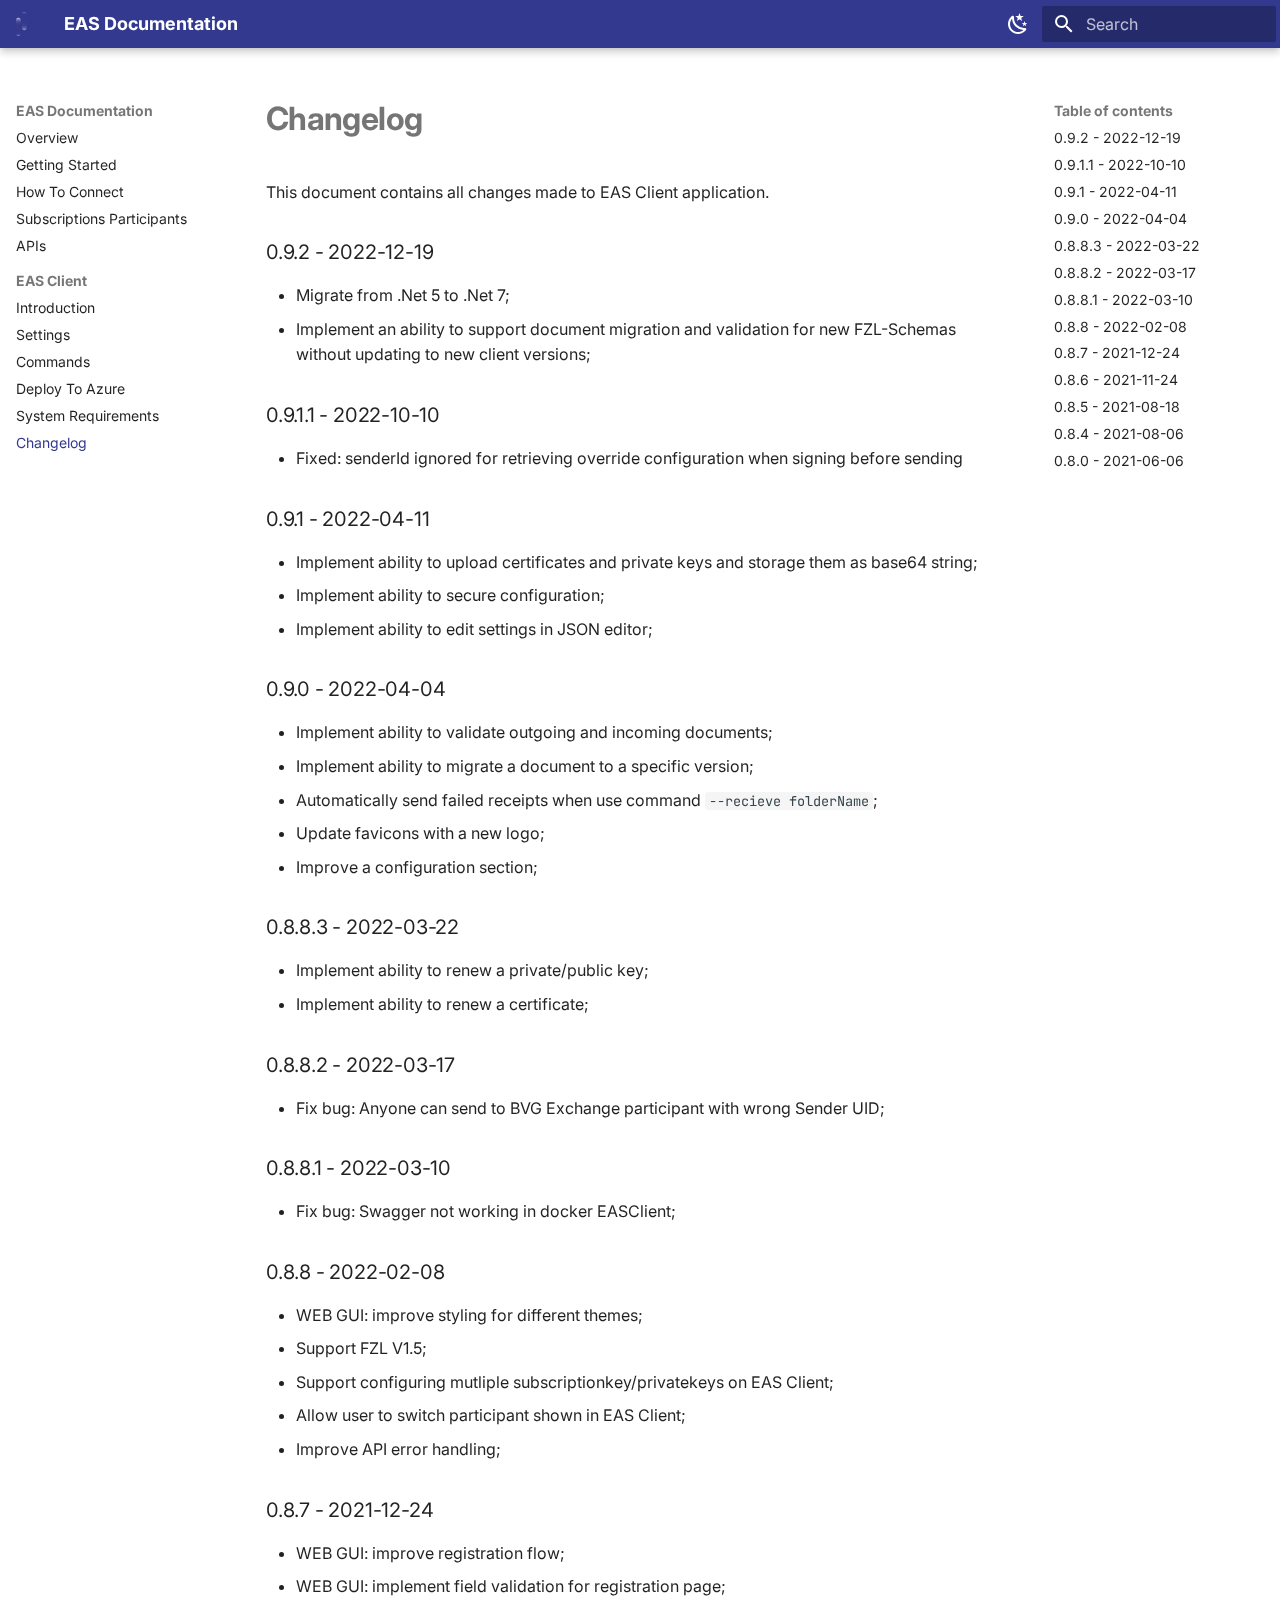
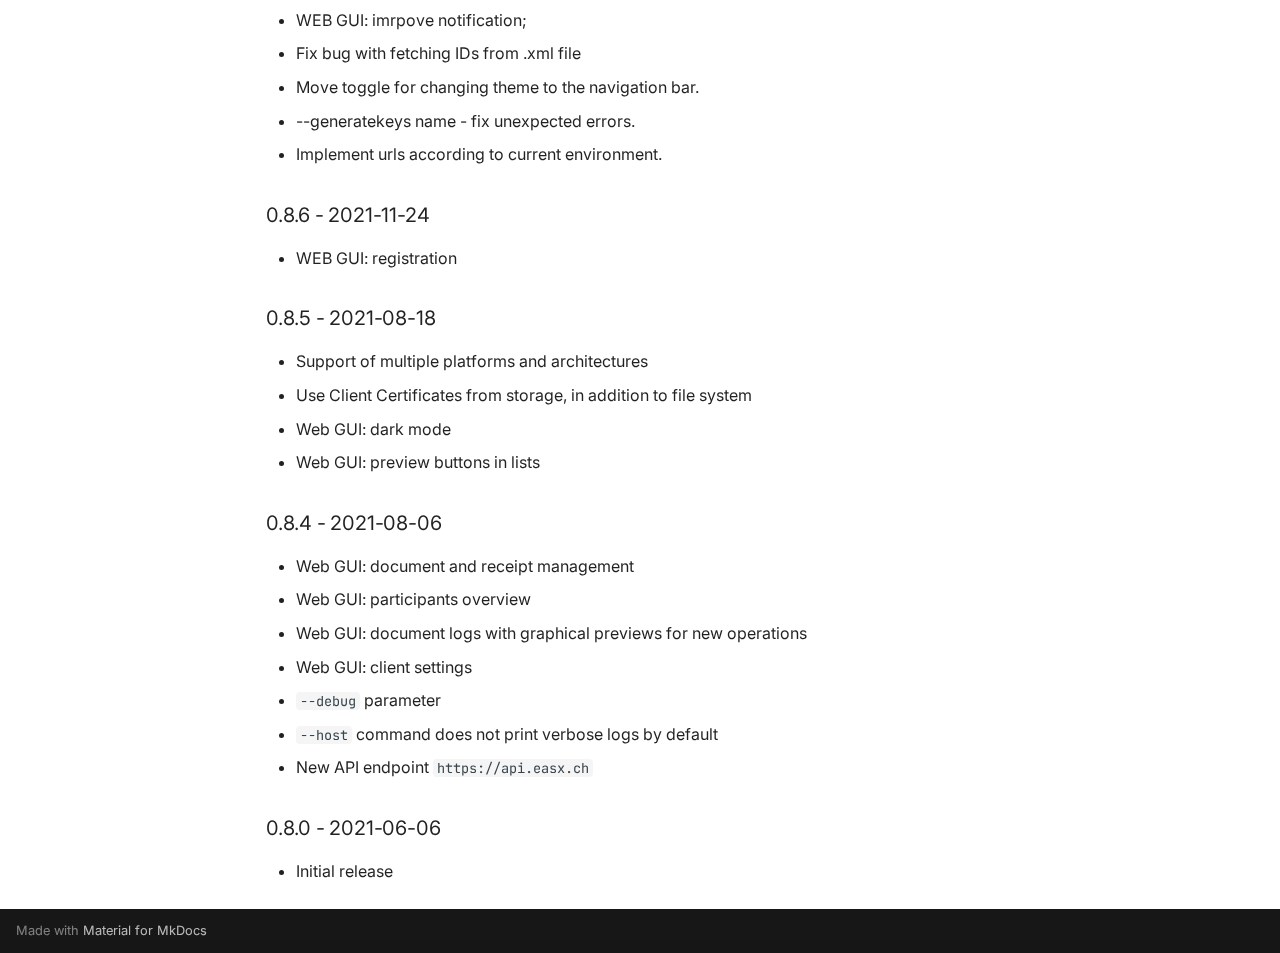
<file: EAS-Client/Changelog/index.html>
<!doctype html>
<html lang="en" class="no-js">
  <head>
    
      <meta charset="utf-8">
      <meta name="viewport" content="width=device-width,initial-scale=1">
      
      
      
        <link rel="canonical" href="https://easx-community.github.io/easx-docs/EAS-Client/Changelog/">
      
      
        <link rel="prev" href="../System-Requirements/">
      
      
      
        
      
      
      <link rel="icon" href="../../assets/favicon.ico">
      <meta name="generator" content="mkdocs-1.6.1, mkdocs-material-9.7.1">
    
    
      
        <title>Changelog - EAS Documentation</title>
      
    
    
      <link rel="stylesheet" href="../../assets/stylesheets/main.484c7ddc.min.css">
      
        
        <link rel="stylesheet" href="../../assets/stylesheets/palette.ab4e12ef.min.css">
      
      


    
    
      
    
    
      
        
        
        <link rel="preconnect" href="https://fonts.gstatic.com" crossorigin>
        <link rel="stylesheet" href="https://fonts.googleapis.com/css?family=Inter:300,300i,400,400i,700,700i%7CJetBrains+Mono:400,400i,700,700i&display=fallback">
        <style>:root{--md-text-font:"Inter";--md-code-font:"JetBrains Mono"}</style>
      
    
    
      <link rel="stylesheet" href="../../stylesheets/extra.css">
    
    <script>__md_scope=new URL("../..",location),__md_hash=e=>[...e].reduce(((e,_)=>(e<<5)-e+_.charCodeAt(0)),0),__md_get=(e,_=localStorage,t=__md_scope)=>JSON.parse(_.getItem(t.pathname+"."+e)),__md_set=(e,_,t=localStorage,a=__md_scope)=>{try{t.setItem(a.pathname+"."+e,JSON.stringify(_))}catch(e){}}</script>
    
      

    
    
  </head>
  
  
    
    
      
    
    
    
    
    <body dir="ltr" data-md-color-scheme="default" data-md-color-primary="custom" data-md-color-accent="custom">
  
    
    <input class="md-toggle" data-md-toggle="drawer" type="checkbox" id="__drawer" autocomplete="off">
    <input class="md-toggle" data-md-toggle="search" type="checkbox" id="__search" autocomplete="off">
    <label class="md-overlay" for="__drawer"></label>
    <div data-md-component="skip">
      
        
        <a href="#092-2022-12-19" class="md-skip">
          Skip to content
        </a>
      
    </div>
    <div data-md-component="announce">
      
    </div>
    
    
      

  

<header class="md-header md-header--shadow" data-md-component="header">
  <nav class="md-header__inner md-grid" aria-label="Header">
    <a href="../.." title="EAS Documentation" class="md-header__button md-logo" aria-label="EAS Documentation" data-md-component="logo">
      
  <img src="../../assets/EASX_Logo_Light.svg" alt="logo">

    </a>
    <label class="md-header__button md-icon" for="__drawer">
      
      <svg xmlns="http://www.w3.org/2000/svg" viewBox="0 0 24 24"><path d="M3 6h18v2H3zm0 5h18v2H3zm0 5h18v2H3z"/></svg>
    </label>
    <div class="md-header__title" data-md-component="header-title">
      <div class="md-header__ellipsis">
        <div class="md-header__topic">
          <span class="md-ellipsis">
            EAS Documentation
          </span>
        </div>
        <div class="md-header__topic" data-md-component="header-topic">
          <span class="md-ellipsis">
            
              Changelog
            
          </span>
        </div>
      </div>
    </div>
    
      
        <form class="md-header__option" data-md-component="palette">
  
    
    
    
    <input class="md-option" data-md-color-media="" data-md-color-scheme="default" data-md-color-primary="custom" data-md-color-accent="custom"  aria-label="Switch to dark mode"  type="radio" name="__palette" id="__palette_0">
    
      <label class="md-header__button md-icon" title="Switch to dark mode" for="__palette_1" hidden>
        <svg xmlns="http://www.w3.org/2000/svg" viewBox="0 0 24 24"><path d="m17.75 4.09-2.53 1.94.91 3.06-2.63-1.81-2.63 1.81.91-3.06-2.53-1.94L12.44 4l1.06-3 1.06 3zm3.5 6.91-1.64 1.25.59 1.98-1.7-1.17-1.7 1.17.59-1.98L15.75 11l2.06-.05L18.5 9l.69 1.95zm-2.28 4.95c.83-.08 1.72 1.1 1.19 1.85-.32.45-.66.87-1.08 1.27C15.17 23 8.84 23 4.94 19.07c-3.91-3.9-3.91-10.24 0-14.14.4-.4.82-.76 1.27-1.08.75-.53 1.93.36 1.85 1.19-.27 2.86.69 5.83 2.89 8.02a9.96 9.96 0 0 0 8.02 2.89m-1.64 2.02a12.08 12.08 0 0 1-7.8-3.47c-2.17-2.19-3.33-5-3.49-7.82-2.81 3.14-2.7 7.96.31 10.98 3.02 3.01 7.84 3.12 10.98.31"/></svg>
      </label>
    
  
    
    
    
    <input class="md-option" data-md-color-media="" data-md-color-scheme="slate" data-md-color-primary="custom" data-md-color-accent="custom"  aria-label="Switch to light mode"  type="radio" name="__palette" id="__palette_1">
    
      <label class="md-header__button md-icon" title="Switch to light mode" for="__palette_0" hidden>
        <svg xmlns="http://www.w3.org/2000/svg" viewBox="0 0 24 24"><path d="M12 7a5 5 0 0 1 5 5 5 5 0 0 1-5 5 5 5 0 0 1-5-5 5 5 0 0 1 5-5m0 2a3 3 0 0 0-3 3 3 3 0 0 0 3 3 3 3 0 0 0 3-3 3 3 0 0 0-3-3m0-7 2.39 3.42C13.65 5.15 12.84 5 12 5s-1.65.15-2.39.42zM3.34 7l4.16-.35A7.2 7.2 0 0 0 5.94 8.5c-.44.74-.69 1.5-.83 2.29zm.02 10 1.76-3.77a7.131 7.131 0 0 0 2.38 4.14zM20.65 7l-1.77 3.79a7.02 7.02 0 0 0-2.38-4.15zm-.01 10-4.14.36c.59-.51 1.12-1.14 1.54-1.86.42-.73.69-1.5.83-2.29zM12 22l-2.41-3.44c.74.27 1.55.44 2.41.44.82 0 1.63-.17 2.37-.44z"/></svg>
      </label>
    
  
</form>
      
    
    
      <script>var palette=__md_get("__palette");if(palette&&palette.color){if("(prefers-color-scheme)"===palette.color.media){var media=matchMedia("(prefers-color-scheme: light)"),input=document.querySelector(media.matches?"[data-md-color-media='(prefers-color-scheme: light)']":"[data-md-color-media='(prefers-color-scheme: dark)']");palette.color.media=input.getAttribute("data-md-color-media"),palette.color.scheme=input.getAttribute("data-md-color-scheme"),palette.color.primary=input.getAttribute("data-md-color-primary"),palette.color.accent=input.getAttribute("data-md-color-accent")}for(var[key,value]of Object.entries(palette.color))document.body.setAttribute("data-md-color-"+key,value)}</script>
    
    
    
      
      
        <label class="md-header__button md-icon" for="__search">
          
          <svg xmlns="http://www.w3.org/2000/svg" viewBox="0 0 24 24"><path d="M9.5 3A6.5 6.5 0 0 1 16 9.5c0 1.61-.59 3.09-1.56 4.23l.27.27h.79l5 5-1.5 1.5-5-5v-.79l-.27-.27A6.52 6.52 0 0 1 9.5 16 6.5 6.5 0 0 1 3 9.5 6.5 6.5 0 0 1 9.5 3m0 2C7 5 5 7 5 9.5S7 14 9.5 14 14 12 14 9.5 12 5 9.5 5"/></svg>
        </label>
        <div class="md-search" data-md-component="search" role="dialog">
  <label class="md-search__overlay" for="__search"></label>
  <div class="md-search__inner" role="search">
    <form class="md-search__form" name="search">
      <input type="text" class="md-search__input" name="query" aria-label="Search" placeholder="Search" autocapitalize="off" autocorrect="off" autocomplete="off" spellcheck="false" data-md-component="search-query" required>
      <label class="md-search__icon md-icon" for="__search">
        
        <svg xmlns="http://www.w3.org/2000/svg" viewBox="0 0 24 24"><path d="M9.5 3A6.5 6.5 0 0 1 16 9.5c0 1.61-.59 3.09-1.56 4.23l.27.27h.79l5 5-1.5 1.5-5-5v-.79l-.27-.27A6.52 6.52 0 0 1 9.5 16 6.5 6.5 0 0 1 3 9.5 6.5 6.5 0 0 1 9.5 3m0 2C7 5 5 7 5 9.5S7 14 9.5 14 14 12 14 9.5 12 5 9.5 5"/></svg>
        
        <svg xmlns="http://www.w3.org/2000/svg" viewBox="0 0 24 24"><path d="M20 11v2H8l5.5 5.5-1.42 1.42L4.16 12l7.92-7.92L13.5 5.5 8 11z"/></svg>
      </label>
      <nav class="md-search__options" aria-label="Search">
        
        <button type="reset" class="md-search__icon md-icon" title="Clear" aria-label="Clear" tabindex="-1">
          
          <svg xmlns="http://www.w3.org/2000/svg" viewBox="0 0 24 24"><path d="M19 6.41 17.59 5 12 10.59 6.41 5 5 6.41 10.59 12 5 17.59 6.41 19 12 13.41 17.59 19 19 17.59 13.41 12z"/></svg>
        </button>
      </nav>
      
        <div class="md-search__suggest" data-md-component="search-suggest"></div>
      
    </form>
    <div class="md-search__output">
      <div class="md-search__scrollwrap" tabindex="0" data-md-scrollfix>
        <div class="md-search-result" data-md-component="search-result">
          <div class="md-search-result__meta">
            Initializing search
          </div>
          <ol class="md-search-result__list" role="presentation"></ol>
        </div>
      </div>
    </div>
  </div>
</div>
      
    
    
  </nav>
  
</header>
    
    <div class="md-container" data-md-component="container">
      
      
        
          
        
      
      <main class="md-main" data-md-component="main">
        <div class="md-main__inner md-grid">
          
            
              
              <div class="md-sidebar md-sidebar--primary" data-md-component="sidebar" data-md-type="navigation" >
                <div class="md-sidebar__scrollwrap">
                  <div class="md-sidebar__inner">
                    



<nav class="md-nav md-nav--primary" aria-label="Navigation" data-md-level="0">
  <label class="md-nav__title" for="__drawer">
    <a href="../.." title="EAS Documentation" class="md-nav__button md-logo" aria-label="EAS Documentation" data-md-component="logo">
      
  <img src="../../assets/EASX_Logo_Light.svg" alt="logo">

    </a>
    EAS Documentation
  </label>
  
  <ul class="md-nav__list" data-md-scrollfix>
    
      
      
  
  
  
  
    <li class="md-nav__item">
      <a href="../../Overview/" class="md-nav__link">
        
  
  
  <span class="md-ellipsis">
    
  
    Overview
  

    
  </span>
  
  

      </a>
    </li>
  

    
      
      
  
  
  
  
    <li class="md-nav__item">
      <a href="../../Getting-Started/" class="md-nav__link">
        
  
  
  <span class="md-ellipsis">
    
  
    Getting Started
  

    
  </span>
  
  

      </a>
    </li>
  

    
      
      
  
  
  
  
    <li class="md-nav__item">
      <a href="../../How-To-Connect/" class="md-nav__link">
        
  
  
  <span class="md-ellipsis">
    
  
    How To Connect
  

    
  </span>
  
  

      </a>
    </li>
  

    
      
      
  
  
  
  
    <li class="md-nav__item">
      <a href="../../Subscriptions--Participants/" class="md-nav__link">
        
  
  
  <span class="md-ellipsis">
    
  
    Subscriptions Participants
  

    
  </span>
  
  

      </a>
    </li>
  

    
      
      
  
  
  
  
    <li class="md-nav__item">
      <a href="../../APIs/" class="md-nav__link">
        
  
  
  <span class="md-ellipsis">
    
  
    APIs
  

    
  </span>
  
  

      </a>
    </li>
  

    
      
      
  
  
    
  
  
  
    
    
    
    
      
        
        
      
    
    
    <li class="md-nav__item md-nav__item--active md-nav__item--section md-nav__item--nested">
      
        
        
        <input class="md-nav__toggle md-toggle " type="checkbox" id="__nav_6" checked>
        
          
          <label class="md-nav__link" for="__nav_6" id="__nav_6_label" tabindex="">
            
  
  
  <span class="md-ellipsis">
    
  
    EAS Client
  

    
  </span>
  
  

            <span class="md-nav__icon md-icon"></span>
          </label>
        
        <nav class="md-nav" data-md-level="1" aria-labelledby="__nav_6_label" aria-expanded="true">
          <label class="md-nav__title" for="__nav_6">
            <span class="md-nav__icon md-icon"></span>
            
  
    EAS Client
  

          </label>
          <ul class="md-nav__list" data-md-scrollfix>
            
              
                
  
  
  
  
    <li class="md-nav__item">
      <a href="../Introduction/" class="md-nav__link">
        
  
  
  <span class="md-ellipsis">
    
  
    Introduction
  

    
  </span>
  
  

      </a>
    </li>
  

              
            
              
                
  
  
  
  
    <li class="md-nav__item">
      <a href="../Settings/" class="md-nav__link">
        
  
  
  <span class="md-ellipsis">
    
  
    Settings
  

    
  </span>
  
  

      </a>
    </li>
  

              
            
              
                
  
  
  
  
    <li class="md-nav__item">
      <a href="../Commands/" class="md-nav__link">
        
  
  
  <span class="md-ellipsis">
    
  
    Commands
  

    
  </span>
  
  

      </a>
    </li>
  

              
            
              
                
  
  
  
  
    <li class="md-nav__item">
      <a href="../Deploy-To-Azure/" class="md-nav__link">
        
  
  
  <span class="md-ellipsis">
    
  
    Deploy To Azure
  

    
  </span>
  
  

      </a>
    </li>
  

              
            
              
                
  
  
  
  
    <li class="md-nav__item">
      <a href="../System-Requirements/" class="md-nav__link">
        
  
  
  <span class="md-ellipsis">
    
  
    System Requirements
  

    
  </span>
  
  

      </a>
    </li>
  

              
            
              
                
  
  
    
  
  
  
    <li class="md-nav__item md-nav__item--active">
      
      <input class="md-nav__toggle md-toggle" type="checkbox" id="__toc">
      
      
      
        <label class="md-nav__link md-nav__link--active" for="__toc">
          
  
  
  <span class="md-ellipsis">
    
  
    Changelog
  

    
  </span>
  
  

          <span class="md-nav__icon md-icon"></span>
        </label>
      
      <a href="./" class="md-nav__link md-nav__link--active">
        
  
  
  <span class="md-ellipsis">
    
  
    Changelog
  

    
  </span>
  
  

      </a>
      
        

<nav class="md-nav md-nav--secondary" aria-label="Table of contents">
  
  
  
  
    <label class="md-nav__title" for="__toc">
      <span class="md-nav__icon md-icon"></span>
      Table of contents
    </label>
    <ul class="md-nav__list" data-md-component="toc" data-md-scrollfix>
      
        <li class="md-nav__item">
  <a href="#092-2022-12-19" class="md-nav__link">
    <span class="md-ellipsis">
      
        0.9.2 - 2022-12-19
      
    </span>
  </a>
  
</li>
      
        <li class="md-nav__item">
  <a href="#0911-2022-10-10" class="md-nav__link">
    <span class="md-ellipsis">
      
        0.9.1.1 - 2022-10-10
      
    </span>
  </a>
  
</li>
      
        <li class="md-nav__item">
  <a href="#091-2022-04-11" class="md-nav__link">
    <span class="md-ellipsis">
      
        0.9.1 - 2022-04-11
      
    </span>
  </a>
  
</li>
      
        <li class="md-nav__item">
  <a href="#090-2022-04-04" class="md-nav__link">
    <span class="md-ellipsis">
      
        0.9.0 - 2022-04-04
      
    </span>
  </a>
  
</li>
      
        <li class="md-nav__item">
  <a href="#0883-2022-03-22" class="md-nav__link">
    <span class="md-ellipsis">
      
        0.8.8.3 - 2022-03-22
      
    </span>
  </a>
  
</li>
      
        <li class="md-nav__item">
  <a href="#0882-2022-03-17" class="md-nav__link">
    <span class="md-ellipsis">
      
        0.8.8.2 - 2022-03-17
      
    </span>
  </a>
  
</li>
      
        <li class="md-nav__item">
  <a href="#0881-2022-03-10" class="md-nav__link">
    <span class="md-ellipsis">
      
        0.8.8.1 - 2022-03-10
      
    </span>
  </a>
  
</li>
      
        <li class="md-nav__item">
  <a href="#088-2022-02-08" class="md-nav__link">
    <span class="md-ellipsis">
      
        0.8.8 - 2022-02-08
      
    </span>
  </a>
  
</li>
      
        <li class="md-nav__item">
  <a href="#087-2021-12-24" class="md-nav__link">
    <span class="md-ellipsis">
      
        0.8.7 - 2021-12-24
      
    </span>
  </a>
  
</li>
      
        <li class="md-nav__item">
  <a href="#086-2021-11-24" class="md-nav__link">
    <span class="md-ellipsis">
      
        0.8.6 - 2021-11-24
      
    </span>
  </a>
  
</li>
      
        <li class="md-nav__item">
  <a href="#085-2021-08-18" class="md-nav__link">
    <span class="md-ellipsis">
      
        0.8.5 - 2021-08-18
      
    </span>
  </a>
  
</li>
      
        <li class="md-nav__item">
  <a href="#084-2021-08-06" class="md-nav__link">
    <span class="md-ellipsis">
      
        0.8.4 - 2021-08-06
      
    </span>
  </a>
  
</li>
      
        <li class="md-nav__item">
  <a href="#080-2021-06-06" class="md-nav__link">
    <span class="md-ellipsis">
      
        0.8.0 - 2021-06-06
      
    </span>
  </a>
  
</li>
      
    </ul>
  
</nav>
      
    </li>
  

              
            
          </ul>
        </nav>
      
    </li>
  

    
  </ul>
</nav>
                  </div>
                </div>
              </div>
            
            
              
              <div class="md-sidebar md-sidebar--secondary" data-md-component="sidebar" data-md-type="toc" >
                <div class="md-sidebar__scrollwrap">
                  <div class="md-sidebar__inner">
                    

<nav class="md-nav md-nav--secondary" aria-label="Table of contents">
  
  
  
  
    <label class="md-nav__title" for="__toc">
      <span class="md-nav__icon md-icon"></span>
      Table of contents
    </label>
    <ul class="md-nav__list" data-md-component="toc" data-md-scrollfix>
      
        <li class="md-nav__item">
  <a href="#092-2022-12-19" class="md-nav__link">
    <span class="md-ellipsis">
      
        0.9.2 - 2022-12-19
      
    </span>
  </a>
  
</li>
      
        <li class="md-nav__item">
  <a href="#0911-2022-10-10" class="md-nav__link">
    <span class="md-ellipsis">
      
        0.9.1.1 - 2022-10-10
      
    </span>
  </a>
  
</li>
      
        <li class="md-nav__item">
  <a href="#091-2022-04-11" class="md-nav__link">
    <span class="md-ellipsis">
      
        0.9.1 - 2022-04-11
      
    </span>
  </a>
  
</li>
      
        <li class="md-nav__item">
  <a href="#090-2022-04-04" class="md-nav__link">
    <span class="md-ellipsis">
      
        0.9.0 - 2022-04-04
      
    </span>
  </a>
  
</li>
      
        <li class="md-nav__item">
  <a href="#0883-2022-03-22" class="md-nav__link">
    <span class="md-ellipsis">
      
        0.8.8.3 - 2022-03-22
      
    </span>
  </a>
  
</li>
      
        <li class="md-nav__item">
  <a href="#0882-2022-03-17" class="md-nav__link">
    <span class="md-ellipsis">
      
        0.8.8.2 - 2022-03-17
      
    </span>
  </a>
  
</li>
      
        <li class="md-nav__item">
  <a href="#0881-2022-03-10" class="md-nav__link">
    <span class="md-ellipsis">
      
        0.8.8.1 - 2022-03-10
      
    </span>
  </a>
  
</li>
      
        <li class="md-nav__item">
  <a href="#088-2022-02-08" class="md-nav__link">
    <span class="md-ellipsis">
      
        0.8.8 - 2022-02-08
      
    </span>
  </a>
  
</li>
      
        <li class="md-nav__item">
  <a href="#087-2021-12-24" class="md-nav__link">
    <span class="md-ellipsis">
      
        0.8.7 - 2021-12-24
      
    </span>
  </a>
  
</li>
      
        <li class="md-nav__item">
  <a href="#086-2021-11-24" class="md-nav__link">
    <span class="md-ellipsis">
      
        0.8.6 - 2021-11-24
      
    </span>
  </a>
  
</li>
      
        <li class="md-nav__item">
  <a href="#085-2021-08-18" class="md-nav__link">
    <span class="md-ellipsis">
      
        0.8.5 - 2021-08-18
      
    </span>
  </a>
  
</li>
      
        <li class="md-nav__item">
  <a href="#084-2021-08-06" class="md-nav__link">
    <span class="md-ellipsis">
      
        0.8.4 - 2021-08-06
      
    </span>
  </a>
  
</li>
      
        <li class="md-nav__item">
  <a href="#080-2021-06-06" class="md-nav__link">
    <span class="md-ellipsis">
      
        0.8.0 - 2021-06-06
      
    </span>
  </a>
  
</li>
      
    </ul>
  
</nav>
                  </div>
                </div>
              </div>
            
          
          
            <div class="md-content" data-md-component="content">
              
              <article class="md-content__inner md-typeset">
                
                  



  <h1>Changelog</h1>

<p>This document contains all changes made to EAS Client application.</p>
<h3 id="092-2022-12-19">0.9.2 - 2022-12-19</h3>
<ul>
<li>Migrate from .Net 5 to .Net 7;</li>
<li>Implement an ability to support document migration and validation for new FZL-Schemas without updating to new client versions;</li>
</ul>
<h3 id="0911-2022-10-10">0.9.1.1 - 2022-10-10</h3>
<ul>
<li>Fixed: senderId ignored for retrieving override configuration when signing before sending</li>
</ul>
<h3 id="091-2022-04-11">0.9.1 - 2022-04-11</h3>
<ul>
<li>Implement ability to upload certificates and private keys and storage them as base64 string;</li>
<li>Implement ability to secure configuration;</li>
<li>Implement ability to edit settings in JSON editor;</li>
</ul>
<h3 id="090-2022-04-04">0.9.0 - 2022-04-04</h3>
<ul>
<li>Implement ability to validate outgoing and incoming documents;</li>
<li>Implement ability to migrate a document to a specific version;</li>
<li>Automatically send failed receipts when use command <code>--recieve folderName</code>;</li>
<li>Update favicons with a new logo;</li>
<li>Improve a configuration section;</li>
</ul>
<h3 id="0883-2022-03-22">0.8.8.3 - 2022-03-22</h3>
<ul>
<li>Implement ability to renew a private/public key;</li>
<li>Implement ability to renew a certificate;</li>
</ul>
<h3 id="0882-2022-03-17">0.8.8.2 - 2022-03-17</h3>
<ul>
<li>Fix bug:  Anyone can send to BVG Exchange participant with wrong Sender UID;</li>
</ul>
<h3 id="0881-2022-03-10">0.8.8.1 - 2022-03-10</h3>
<ul>
<li>Fix bug: Swagger not working in docker EASClient;</li>
</ul>
<h3 id="088-2022-02-08">0.8.8 - 2022-02-08</h3>
<ul>
<li>WEB GUI: improve styling for different themes;</li>
<li>Support FZL V1.5;</li>
<li>Support configuring mutliple subscriptionkey/privatekeys on EAS Client;</li>
<li>Allow user to switch participant shown in EAS Client;</li>
<li>Improve API error handling;</li>
</ul>
<h3 id="087-2021-12-24">0.8.7 - 2021-12-24</h3>
<ul>
<li>WEB GUI: improve registration flow;</li>
<li>WEB GUI: implement field validation for registration page;</li>
<li>WEB GUI: imrpove notification;</li>
<li>Fix bug with fetching IDs from .xml file</li>
<li>Move toggle for changing theme to the navigation bar.</li>
<li>--generatekeys name - fix unexpected errors.</li>
<li>Implement urls according to current environment.</li>
</ul>
<h3 id="086-2021-11-24">0.8.6 - 2021-11-24</h3>
<ul>
<li>WEB GUI: registration </li>
</ul>
<h3 id="085-2021-08-18">0.8.5 - 2021-08-18</h3>
<ul>
<li>Support of multiple platforms and architectures</li>
<li>Use Client Certificates from storage, in addition to file system</li>
<li>Web GUI: dark mode</li>
<li>Web GUI: preview buttons in lists</li>
</ul>
<h3 id="084-2021-08-06">0.8.4 - 2021-08-06</h3>
<ul>
<li>Web GUI: document and receipt management</li>
<li>Web GUI: participants overview</li>
<li>Web GUI: document logs with graphical previews for new operations</li>
<li>Web GUI: client settings</li>
<li><code>--debug</code> parameter</li>
<li><code>--host</code> command does not print verbose logs by default</li>
<li>New API endpoint <code>https://api.easx.ch</code></li>
</ul>
<h3 id="080-2021-06-06">0.8.0 - 2021-06-06</h3>
<ul>
<li>Initial release</li>
</ul>












                
              </article>
            </div>
          
          
<script>var target=document.getElementById(location.hash.slice(1));target&&target.name&&(target.checked=target.name.startsWith("__tabbed_"))</script>
        </div>
        
          <button type="button" class="md-top md-icon" data-md-component="top" hidden>
  
  <svg xmlns="http://www.w3.org/2000/svg" viewBox="0 0 24 24"><path d="M13 20h-2V8l-5.5 5.5-1.42-1.42L12 4.16l7.92 7.92-1.42 1.42L13 8z"/></svg>
  Back to top
</button>
        
      </main>
      
        <footer class="md-footer">
  
  <div class="md-footer-meta md-typeset">
    <div class="md-footer-meta__inner md-grid">
      <div class="md-copyright">
  
  
    Made with
    <a href="https://squidfunk.github.io/mkdocs-material/" target="_blank" rel="noopener">
      Material for MkDocs
    </a>
  
</div>
      
    </div>
  </div>
</footer>
      
    </div>
    <div class="md-dialog" data-md-component="dialog">
      <div class="md-dialog__inner md-typeset"></div>
    </div>
    
    
    
      
      
      <script id="__config" type="application/json">{"annotate": null, "base": "../..", "features": ["navigation.instant", "navigation.sections", "navigation.expand", "navigation.top", "navigation.tracking", "search.highlight", "search.suggest", "content.code.copy"], "search": "../../assets/javascripts/workers/search.2c215733.min.js", "tags": null, "translations": {"clipboard.copied": "Copied to clipboard", "clipboard.copy": "Copy to clipboard", "search.result.more.one": "1 more on this page", "search.result.more.other": "# more on this page", "search.result.none": "No matching documents", "search.result.one": "1 matching document", "search.result.other": "# matching documents", "search.result.placeholder": "Type to start searching", "search.result.term.missing": "Missing", "select.version": "Select version"}, "version": null}</script>
    
    
      <script src="../../assets/javascripts/bundle.79ae519e.min.js"></script>
      
    
  </body>
</html>
</file>
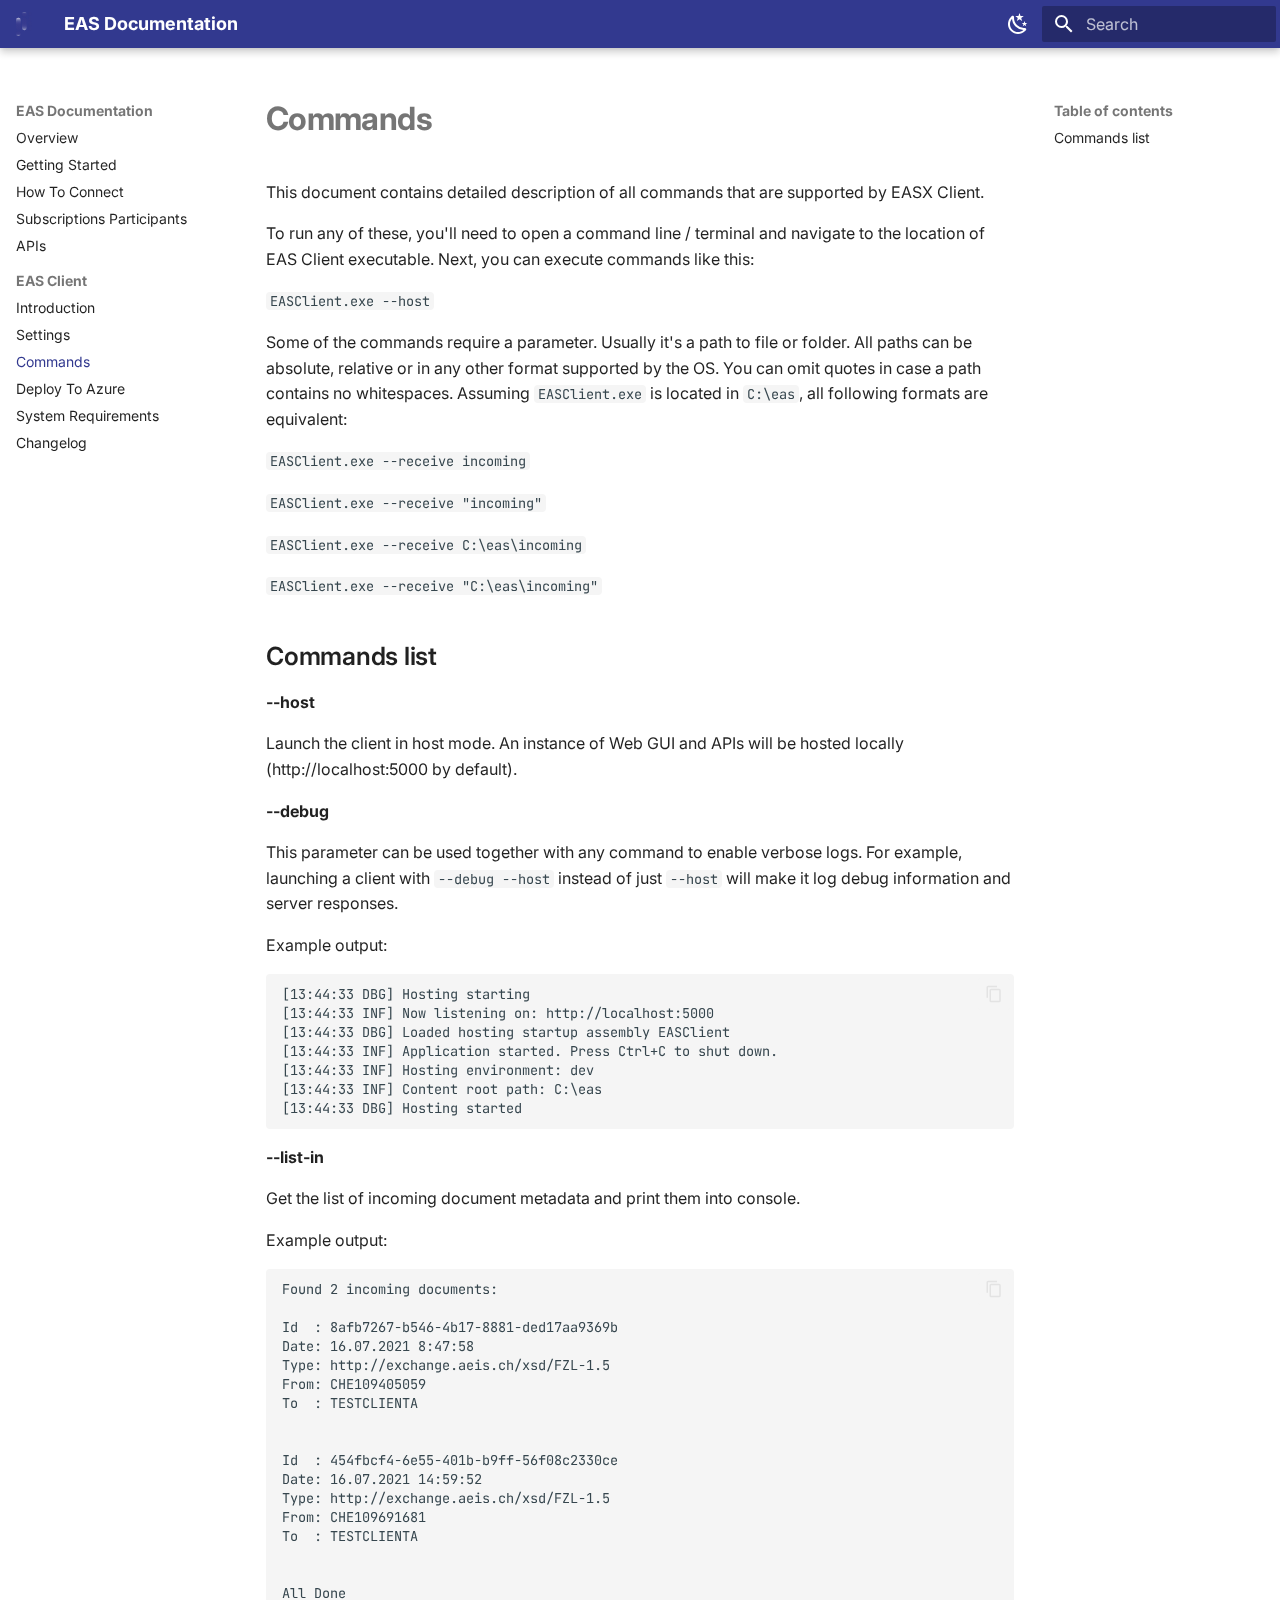
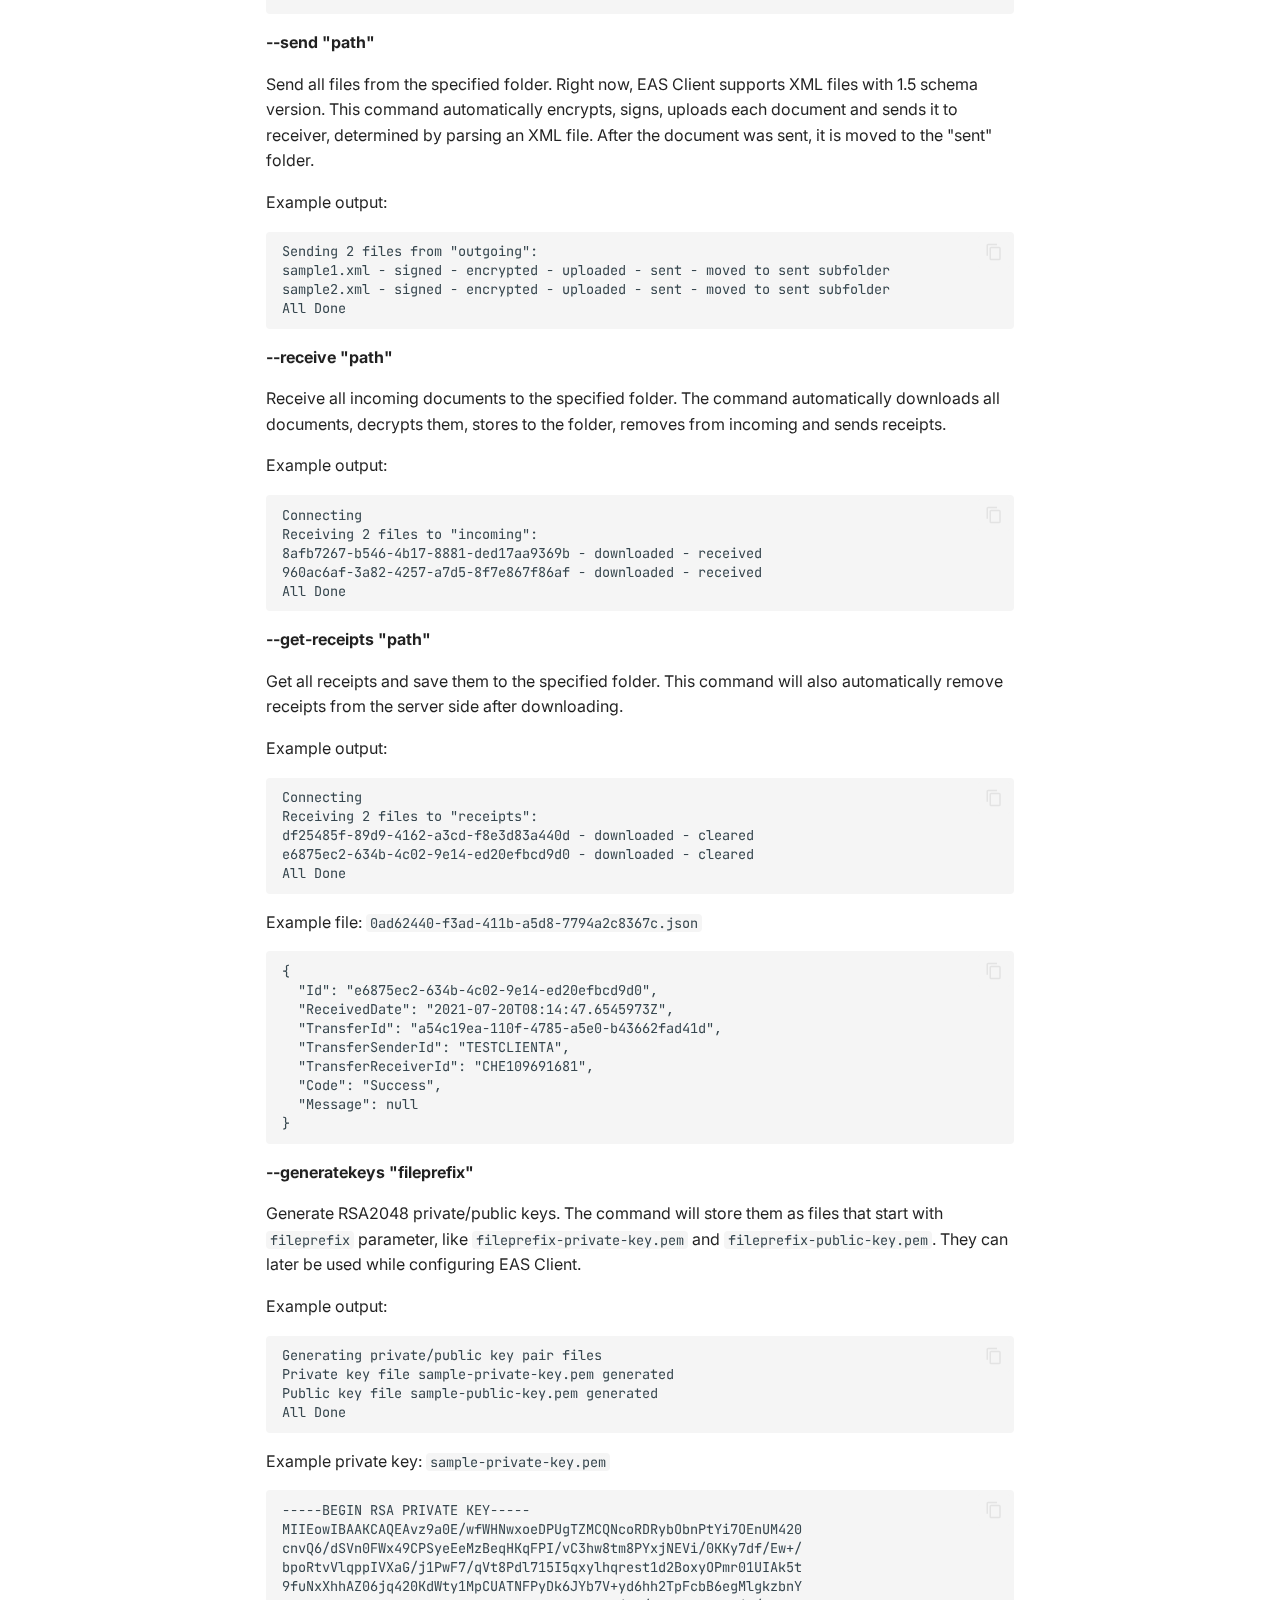
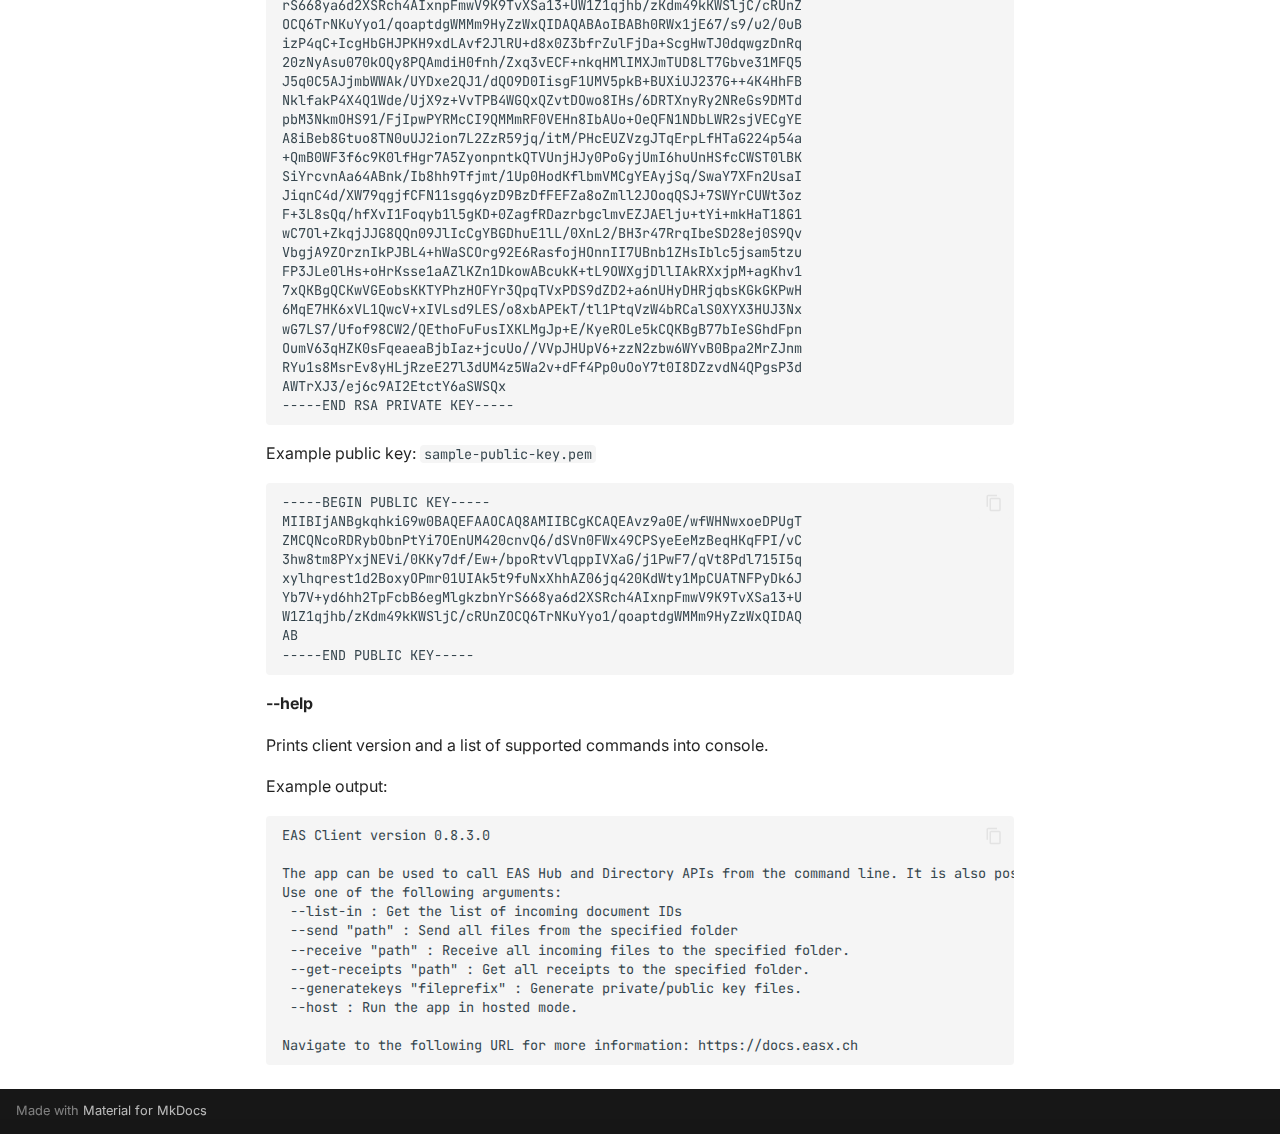
<file: EAS-Client/Commands/index.html>
<!doctype html>
<html lang="en" class="no-js">
  <head>
    
      <meta charset="utf-8">
      <meta name="viewport" content="width=device-width,initial-scale=1">
      
      
      
        <link rel="canonical" href="https://easx-community.github.io/easx-docs/EAS-Client/Commands/">
      
      
        <link rel="prev" href="../Settings/">
      
      
        <link rel="next" href="../Deploy-To-Azure/">
      
      
        
      
      
      <link rel="icon" href="../../assets/favicon.ico">
      <meta name="generator" content="mkdocs-1.6.1, mkdocs-material-9.7.1">
    
    
      
        <title>Commands - EAS Documentation</title>
      
    
    
      <link rel="stylesheet" href="../../assets/stylesheets/main.484c7ddc.min.css">
      
        
        <link rel="stylesheet" href="../../assets/stylesheets/palette.ab4e12ef.min.css">
      
      


    
    
      
    
    
      
        
        
        <link rel="preconnect" href="https://fonts.gstatic.com" crossorigin>
        <link rel="stylesheet" href="https://fonts.googleapis.com/css?family=Inter:300,300i,400,400i,700,700i%7CJetBrains+Mono:400,400i,700,700i&display=fallback">
        <style>:root{--md-text-font:"Inter";--md-code-font:"JetBrains Mono"}</style>
      
    
    
      <link rel="stylesheet" href="../../stylesheets/extra.css">
    
    <script>__md_scope=new URL("../..",location),__md_hash=e=>[...e].reduce(((e,_)=>(e<<5)-e+_.charCodeAt(0)),0),__md_get=(e,_=localStorage,t=__md_scope)=>JSON.parse(_.getItem(t.pathname+"."+e)),__md_set=(e,_,t=localStorage,a=__md_scope)=>{try{t.setItem(a.pathname+"."+e,JSON.stringify(_))}catch(e){}}</script>
    
      

    
    
  </head>
  
  
    
    
      
    
    
    
    
    <body dir="ltr" data-md-color-scheme="default" data-md-color-primary="custom" data-md-color-accent="custom">
  
    
    <input class="md-toggle" data-md-toggle="drawer" type="checkbox" id="__drawer" autocomplete="off">
    <input class="md-toggle" data-md-toggle="search" type="checkbox" id="__search" autocomplete="off">
    <label class="md-overlay" for="__drawer"></label>
    <div data-md-component="skip">
      
        
        <a href="#commands-list" class="md-skip">
          Skip to content
        </a>
      
    </div>
    <div data-md-component="announce">
      
    </div>
    
    
      

  

<header class="md-header md-header--shadow" data-md-component="header">
  <nav class="md-header__inner md-grid" aria-label="Header">
    <a href="../.." title="EAS Documentation" class="md-header__button md-logo" aria-label="EAS Documentation" data-md-component="logo">
      
  <img src="../../assets/EASX_Logo_Light.svg" alt="logo">

    </a>
    <label class="md-header__button md-icon" for="__drawer">
      
      <svg xmlns="http://www.w3.org/2000/svg" viewBox="0 0 24 24"><path d="M3 6h18v2H3zm0 5h18v2H3zm0 5h18v2H3z"/></svg>
    </label>
    <div class="md-header__title" data-md-component="header-title">
      <div class="md-header__ellipsis">
        <div class="md-header__topic">
          <span class="md-ellipsis">
            EAS Documentation
          </span>
        </div>
        <div class="md-header__topic" data-md-component="header-topic">
          <span class="md-ellipsis">
            
              Commands
            
          </span>
        </div>
      </div>
    </div>
    
      
        <form class="md-header__option" data-md-component="palette">
  
    
    
    
    <input class="md-option" data-md-color-media="" data-md-color-scheme="default" data-md-color-primary="custom" data-md-color-accent="custom"  aria-label="Switch to dark mode"  type="radio" name="__palette" id="__palette_0">
    
      <label class="md-header__button md-icon" title="Switch to dark mode" for="__palette_1" hidden>
        <svg xmlns="http://www.w3.org/2000/svg" viewBox="0 0 24 24"><path d="m17.75 4.09-2.53 1.94.91 3.06-2.63-1.81-2.63 1.81.91-3.06-2.53-1.94L12.44 4l1.06-3 1.06 3zm3.5 6.91-1.64 1.25.59 1.98-1.7-1.17-1.7 1.17.59-1.98L15.75 11l2.06-.05L18.5 9l.69 1.95zm-2.28 4.95c.83-.08 1.72 1.1 1.19 1.85-.32.45-.66.87-1.08 1.27C15.17 23 8.84 23 4.94 19.07c-3.91-3.9-3.91-10.24 0-14.14.4-.4.82-.76 1.27-1.08.75-.53 1.93.36 1.85 1.19-.27 2.86.69 5.83 2.89 8.02a9.96 9.96 0 0 0 8.02 2.89m-1.64 2.02a12.08 12.08 0 0 1-7.8-3.47c-2.17-2.19-3.33-5-3.49-7.82-2.81 3.14-2.7 7.96.31 10.98 3.02 3.01 7.84 3.12 10.98.31"/></svg>
      </label>
    
  
    
    
    
    <input class="md-option" data-md-color-media="" data-md-color-scheme="slate" data-md-color-primary="custom" data-md-color-accent="custom"  aria-label="Switch to light mode"  type="radio" name="__palette" id="__palette_1">
    
      <label class="md-header__button md-icon" title="Switch to light mode" for="__palette_0" hidden>
        <svg xmlns="http://www.w3.org/2000/svg" viewBox="0 0 24 24"><path d="M12 7a5 5 0 0 1 5 5 5 5 0 0 1-5 5 5 5 0 0 1-5-5 5 5 0 0 1 5-5m0 2a3 3 0 0 0-3 3 3 3 0 0 0 3 3 3 3 0 0 0 3-3 3 3 0 0 0-3-3m0-7 2.39 3.42C13.65 5.15 12.84 5 12 5s-1.65.15-2.39.42zM3.34 7l4.16-.35A7.2 7.2 0 0 0 5.94 8.5c-.44.74-.69 1.5-.83 2.29zm.02 10 1.76-3.77a7.131 7.131 0 0 0 2.38 4.14zM20.65 7l-1.77 3.79a7.02 7.02 0 0 0-2.38-4.15zm-.01 10-4.14.36c.59-.51 1.12-1.14 1.54-1.86.42-.73.69-1.5.83-2.29zM12 22l-2.41-3.44c.74.27 1.55.44 2.41.44.82 0 1.63-.17 2.37-.44z"/></svg>
      </label>
    
  
</form>
      
    
    
      <script>var palette=__md_get("__palette");if(palette&&palette.color){if("(prefers-color-scheme)"===palette.color.media){var media=matchMedia("(prefers-color-scheme: light)"),input=document.querySelector(media.matches?"[data-md-color-media='(prefers-color-scheme: light)']":"[data-md-color-media='(prefers-color-scheme: dark)']");palette.color.media=input.getAttribute("data-md-color-media"),palette.color.scheme=input.getAttribute("data-md-color-scheme"),palette.color.primary=input.getAttribute("data-md-color-primary"),palette.color.accent=input.getAttribute("data-md-color-accent")}for(var[key,value]of Object.entries(palette.color))document.body.setAttribute("data-md-color-"+key,value)}</script>
    
    
    
      
      
        <label class="md-header__button md-icon" for="__search">
          
          <svg xmlns="http://www.w3.org/2000/svg" viewBox="0 0 24 24"><path d="M9.5 3A6.5 6.5 0 0 1 16 9.5c0 1.61-.59 3.09-1.56 4.23l.27.27h.79l5 5-1.5 1.5-5-5v-.79l-.27-.27A6.52 6.52 0 0 1 9.5 16 6.5 6.5 0 0 1 3 9.5 6.5 6.5 0 0 1 9.5 3m0 2C7 5 5 7 5 9.5S7 14 9.5 14 14 12 14 9.5 12 5 9.5 5"/></svg>
        </label>
        <div class="md-search" data-md-component="search" role="dialog">
  <label class="md-search__overlay" for="__search"></label>
  <div class="md-search__inner" role="search">
    <form class="md-search__form" name="search">
      <input type="text" class="md-search__input" name="query" aria-label="Search" placeholder="Search" autocapitalize="off" autocorrect="off" autocomplete="off" spellcheck="false" data-md-component="search-query" required>
      <label class="md-search__icon md-icon" for="__search">
        
        <svg xmlns="http://www.w3.org/2000/svg" viewBox="0 0 24 24"><path d="M9.5 3A6.5 6.5 0 0 1 16 9.5c0 1.61-.59 3.09-1.56 4.23l.27.27h.79l5 5-1.5 1.5-5-5v-.79l-.27-.27A6.52 6.52 0 0 1 9.5 16 6.5 6.5 0 0 1 3 9.5 6.5 6.5 0 0 1 9.5 3m0 2C7 5 5 7 5 9.5S7 14 9.5 14 14 12 14 9.5 12 5 9.5 5"/></svg>
        
        <svg xmlns="http://www.w3.org/2000/svg" viewBox="0 0 24 24"><path d="M20 11v2H8l5.5 5.5-1.42 1.42L4.16 12l7.92-7.92L13.5 5.5 8 11z"/></svg>
      </label>
      <nav class="md-search__options" aria-label="Search">
        
        <button type="reset" class="md-search__icon md-icon" title="Clear" aria-label="Clear" tabindex="-1">
          
          <svg xmlns="http://www.w3.org/2000/svg" viewBox="0 0 24 24"><path d="M19 6.41 17.59 5 12 10.59 6.41 5 5 6.41 10.59 12 5 17.59 6.41 19 12 13.41 17.59 19 19 17.59 13.41 12z"/></svg>
        </button>
      </nav>
      
        <div class="md-search__suggest" data-md-component="search-suggest"></div>
      
    </form>
    <div class="md-search__output">
      <div class="md-search__scrollwrap" tabindex="0" data-md-scrollfix>
        <div class="md-search-result" data-md-component="search-result">
          <div class="md-search-result__meta">
            Initializing search
          </div>
          <ol class="md-search-result__list" role="presentation"></ol>
        </div>
      </div>
    </div>
  </div>
</div>
      
    
    
  </nav>
  
</header>
    
    <div class="md-container" data-md-component="container">
      
      
        
          
        
      
      <main class="md-main" data-md-component="main">
        <div class="md-main__inner md-grid">
          
            
              
              <div class="md-sidebar md-sidebar--primary" data-md-component="sidebar" data-md-type="navigation" >
                <div class="md-sidebar__scrollwrap">
                  <div class="md-sidebar__inner">
                    



<nav class="md-nav md-nav--primary" aria-label="Navigation" data-md-level="0">
  <label class="md-nav__title" for="__drawer">
    <a href="../.." title="EAS Documentation" class="md-nav__button md-logo" aria-label="EAS Documentation" data-md-component="logo">
      
  <img src="../../assets/EASX_Logo_Light.svg" alt="logo">

    </a>
    EAS Documentation
  </label>
  
  <ul class="md-nav__list" data-md-scrollfix>
    
      
      
  
  
  
  
    <li class="md-nav__item">
      <a href="../../Overview/" class="md-nav__link">
        
  
  
  <span class="md-ellipsis">
    
  
    Overview
  

    
  </span>
  
  

      </a>
    </li>
  

    
      
      
  
  
  
  
    <li class="md-nav__item">
      <a href="../../Getting-Started/" class="md-nav__link">
        
  
  
  <span class="md-ellipsis">
    
  
    Getting Started
  

    
  </span>
  
  

      </a>
    </li>
  

    
      
      
  
  
  
  
    <li class="md-nav__item">
      <a href="../../How-To-Connect/" class="md-nav__link">
        
  
  
  <span class="md-ellipsis">
    
  
    How To Connect
  

    
  </span>
  
  

      </a>
    </li>
  

    
      
      
  
  
  
  
    <li class="md-nav__item">
      <a href="../../Subscriptions--Participants/" class="md-nav__link">
        
  
  
  <span class="md-ellipsis">
    
  
    Subscriptions Participants
  

    
  </span>
  
  

      </a>
    </li>
  

    
      
      
  
  
  
  
    <li class="md-nav__item">
      <a href="../../APIs/" class="md-nav__link">
        
  
  
  <span class="md-ellipsis">
    
  
    APIs
  

    
  </span>
  
  

      </a>
    </li>
  

    
      
      
  
  
    
  
  
  
    
    
    
    
      
        
        
      
    
    
    <li class="md-nav__item md-nav__item--active md-nav__item--section md-nav__item--nested">
      
        
        
        <input class="md-nav__toggle md-toggle " type="checkbox" id="__nav_6" checked>
        
          
          <label class="md-nav__link" for="__nav_6" id="__nav_6_label" tabindex="">
            
  
  
  <span class="md-ellipsis">
    
  
    EAS Client
  

    
  </span>
  
  

            <span class="md-nav__icon md-icon"></span>
          </label>
        
        <nav class="md-nav" data-md-level="1" aria-labelledby="__nav_6_label" aria-expanded="true">
          <label class="md-nav__title" for="__nav_6">
            <span class="md-nav__icon md-icon"></span>
            
  
    EAS Client
  

          </label>
          <ul class="md-nav__list" data-md-scrollfix>
            
              
                
  
  
  
  
    <li class="md-nav__item">
      <a href="../Introduction/" class="md-nav__link">
        
  
  
  <span class="md-ellipsis">
    
  
    Introduction
  

    
  </span>
  
  

      </a>
    </li>
  

              
            
              
                
  
  
  
  
    <li class="md-nav__item">
      <a href="../Settings/" class="md-nav__link">
        
  
  
  <span class="md-ellipsis">
    
  
    Settings
  

    
  </span>
  
  

      </a>
    </li>
  

              
            
              
                
  
  
    
  
  
  
    <li class="md-nav__item md-nav__item--active">
      
      <input class="md-nav__toggle md-toggle" type="checkbox" id="__toc">
      
      
      
        <label class="md-nav__link md-nav__link--active" for="__toc">
          
  
  
  <span class="md-ellipsis">
    
  
    Commands
  

    
  </span>
  
  

          <span class="md-nav__icon md-icon"></span>
        </label>
      
      <a href="./" class="md-nav__link md-nav__link--active">
        
  
  
  <span class="md-ellipsis">
    
  
    Commands
  

    
  </span>
  
  

      </a>
      
        

<nav class="md-nav md-nav--secondary" aria-label="Table of contents">
  
  
  
  
    <label class="md-nav__title" for="__toc">
      <span class="md-nav__icon md-icon"></span>
      Table of contents
    </label>
    <ul class="md-nav__list" data-md-component="toc" data-md-scrollfix>
      
        <li class="md-nav__item">
  <a href="#commands-list" class="md-nav__link">
    <span class="md-ellipsis">
      
        Commands list
      
    </span>
  </a>
  
</li>
      
    </ul>
  
</nav>
      
    </li>
  

              
            
              
                
  
  
  
  
    <li class="md-nav__item">
      <a href="../Deploy-To-Azure/" class="md-nav__link">
        
  
  
  <span class="md-ellipsis">
    
  
    Deploy To Azure
  

    
  </span>
  
  

      </a>
    </li>
  

              
            
              
                
  
  
  
  
    <li class="md-nav__item">
      <a href="../System-Requirements/" class="md-nav__link">
        
  
  
  <span class="md-ellipsis">
    
  
    System Requirements
  

    
  </span>
  
  

      </a>
    </li>
  

              
            
              
                
  
  
  
  
    <li class="md-nav__item">
      <a href="../Changelog/" class="md-nav__link">
        
  
  
  <span class="md-ellipsis">
    
  
    Changelog
  

    
  </span>
  
  

      </a>
    </li>
  

              
            
          </ul>
        </nav>
      
    </li>
  

    
  </ul>
</nav>
                  </div>
                </div>
              </div>
            
            
              
              <div class="md-sidebar md-sidebar--secondary" data-md-component="sidebar" data-md-type="toc" >
                <div class="md-sidebar__scrollwrap">
                  <div class="md-sidebar__inner">
                    

<nav class="md-nav md-nav--secondary" aria-label="Table of contents">
  
  
  
  
    <label class="md-nav__title" for="__toc">
      <span class="md-nav__icon md-icon"></span>
      Table of contents
    </label>
    <ul class="md-nav__list" data-md-component="toc" data-md-scrollfix>
      
        <li class="md-nav__item">
  <a href="#commands-list" class="md-nav__link">
    <span class="md-ellipsis">
      
        Commands list
      
    </span>
  </a>
  
</li>
      
    </ul>
  
</nav>
                  </div>
                </div>
              </div>
            
          
          
            <div class="md-content" data-md-component="content">
              
              <article class="md-content__inner md-typeset">
                
                  



  <h1>Commands</h1>

<p>This document contains detailed description of all commands that are supported by EASX Client.</p>
<p>To run any of these, you'll need to open a command line / terminal and navigate to the location of EAS Client executable. Next, you can execute commands like this:</p>
<p><code>EASClient.exe --host</code></p>
<p>Some of the commands require a parameter. Usually it's a path to file or folder. All paths can be absolute, relative or in any other format supported by the OS. You can omit quotes in case a path contains no whitespaces. Assuming <code>EASClient.exe</code> is located in <code>C:\eas</code>, all following formats are equivalent:</p>
<p><code>EASClient.exe --receive incoming</code></p>
<p><code>EASClient.exe --receive "incoming"</code></p>
<p><code>EASClient.exe --receive C:\eas\incoming</code></p>
<p><code>EASClient.exe --receive "C:\eas\incoming"</code></p>
<h2 id="commands-list">Commands list</h2>
<p><strong>--host</strong></p>
<p>Launch the client in host mode. An instance of Web GUI and APIs will be hosted locally (http://localhost:5000 by default).</p>
<p><strong>--debug</strong></p>
<p>This parameter can be used together with any command to enable verbose logs. For example, launching a client with <code>--debug --host</code> instead of just <code>--host</code> will make it log debug information and server responses.</p>
<p>Example output:</p>
<pre><code class="language-txt">[13:44:33 DBG] Hosting starting
[13:44:33 INF] Now listening on: http://localhost:5000
[13:44:33 DBG] Loaded hosting startup assembly EASClient
[13:44:33 INF] Application started. Press Ctrl+C to shut down.
[13:44:33 INF] Hosting environment: dev
[13:44:33 INF] Content root path: C:\eas
[13:44:33 DBG] Hosting started
</code></pre>
<p><strong>--list-in</strong></p>
<p>Get the list of incoming document metadata and print them into console.</p>
<p>Example output:</p>
<pre><code class="language-txt">Found 2 incoming documents:

Id  : 8afb7267-b546-4b17-8881-ded17aa9369b
Date: 16.07.2021 8:47:58
Type: http://exchange.aeis.ch/xsd/FZL-1.5
From: CHE109405059
To  : TESTCLIENTA


Id  : 454fbcf4-6e55-401b-b9ff-56f08c2330ce
Date: 16.07.2021 14:59:52
Type: http://exchange.aeis.ch/xsd/FZL-1.5
From: CHE109691681
To  : TESTCLIENTA


All Done
</code></pre>
<p><strong>--send "path"</strong></p>
<p>Send all files from the specified folder. Right now, EAS Client supports XML files with 1.5 schema version. This command automatically encrypts, signs, uploads each document and sends it to receiver, determined by parsing an XML file. After the document was sent, it is moved to the "sent" folder.</p>
<p>Example output:</p>
<pre><code class="language-txt">Sending 2 files from &quot;outgoing&quot;:
sample1.xml - signed - encrypted - uploaded - sent - moved to sent subfolder
sample2.xml - signed - encrypted - uploaded - sent - moved to sent subfolder
All Done
</code></pre>
<p><strong>--receive "path"</strong></p>
<p>Receive all incoming documents to the specified folder. The command automatically downloads all documents, decrypts them, stores to the folder, removes from incoming and sends receipts.</p>
<p>Example output:</p>
<pre><code class="language-txt">Connecting
Receiving 2 files to &quot;incoming&quot;:
8afb7267-b546-4b17-8881-ded17aa9369b - downloaded - received
960ac6af-3a82-4257-a7d5-8f7e867f86af - downloaded - received
All Done
</code></pre>
<p><strong>--get-receipts "path"</strong></p>
<p>Get all receipts and save them to the specified folder. This command will also automatically remove receipts from the server side after downloading.</p>
<p>Example output:</p>
<pre><code class="language-txt">Connecting
Receiving 2 files to &quot;receipts&quot;:
df25485f-89d9-4162-a3cd-f8e3d83a440d - downloaded - cleared
e6875ec2-634b-4c02-9e14-ed20efbcd9d0 - downloaded - cleared
All Done
</code></pre>
<p>Example file:
<code>0ad62440-f3ad-411b-a5d8-7794a2c8367c.json</code></p>
<pre><code class="language-json">{
  &quot;Id&quot;: &quot;e6875ec2-634b-4c02-9e14-ed20efbcd9d0&quot;,
  &quot;ReceivedDate&quot;: &quot;2021-07-20T08:14:47.6545973Z&quot;,
  &quot;TransferId&quot;: &quot;a54c19ea-110f-4785-a5e0-b43662fad41d&quot;,
  &quot;TransferSenderId&quot;: &quot;TESTCLIENTA&quot;,
  &quot;TransferReceiverId&quot;: &quot;CHE109691681&quot;,
  &quot;Code&quot;: &quot;Success&quot;,
  &quot;Message&quot;: null
}
</code></pre>
<p><strong>--generatekeys "fileprefix"</strong></p>
<p>Generate RSA2048 private/public keys. The command will store them as files that start with <code>fileprefix</code> parameter, like <code>fileprefix-private-key.pem</code> and <code>fileprefix-public-key.pem</code>. They can later be used while configuring EAS Client.</p>
<p>Example output:</p>
<pre><code class="language-txt">Generating private/public key pair files
Private key file sample-private-key.pem generated
Public key file sample-public-key.pem generated
All Done
</code></pre>
<p>Example private key:
<code>sample-private-key.pem</code></p>
<pre><code class="language-txt">-----BEGIN RSA PRIVATE KEY-----
MIIEowIBAAKCAQEAvz9a0E/wfWHNwxoeDPUgTZMCQNcoRDRybObnPtYi7OEnUM420
cnvQ6/dSVn0FWx49CPSyeEeMzBeqHKqFPI/vC3hw8tm8PYxjNEVi/0KKy7df/Ew+/
bpoRtvVlqppIVXaG/j1PwF7/qVt8Pdl715I5qxylhqrest1d2BoxyOPmr01UIAk5t
9fuNxXhhAZ06jq420KdWty1MpCUATNFPyDk6JYb7V+yd6hh2TpFcbB6egMlgkzbnY
rS668ya6d2XSRch4AIxnpFmwV9K9TvXSa13+UW1Z1qjhb/zKdm49kKWSljC/cRUnZ
OCQ6TrNKuYyo1/qoaptdgWMMm9HyZzWxQIDAQABAoIBABh0RWx1jE67/s9/u2/0uB
izP4qC+IcgHbGHJPKH9xdLAvf2JlRU+d8x0Z3bfrZulFjDa+ScgHwTJ0dqwgzDnRq
20zNyAsu070kOQy8PQAmdiH0fnh/Zxq3vECF+nkqHMlIMXJmTUD8LT7Gbve31MFQ5
J5q0C5AJjmbWWAk/UYDxe2QJ1/dQO9D0IisgF1UMV5pkB+BUXiUJ237G++4K4HhFB
NklfakP4X4Q1Wde/UjX9z+VvTPB4WGQxQZvtDOwo8IHs/6DRTXnyRy2NReGs9DMTd
pbM3NkmOHS91/FjIpwPYRMcCI9QMMmRF0VEHn8IbAUo+OeQFN1NDbLWR2sjVECgYE
A8iBeb8Gtuo8TN0uUJ2ion7L2ZzR59jq/itM/PHcEUZVzgJTqErpLfHTaG224p54a
+QmB0WF3f6c9K0lfHgr7A5ZyonpntkQTVUnjHJy0PoGyjUmI6huUnHSfcCWST0lBK
SiYrcvnAa64ABnk/Ib8hh9Tfjmt/1Up0HodKflbmVMCgYEAyjSq/SwaY7XFn2UsaI
JiqnC4d/XW79qgjfCFN11sgq6yzD9BzDfFEFZa8oZmll2JOoqQSJ+7SWYrCUWt3oz
F+3L8sQq/hfXvI1Foqyb1l5gKD+0ZagfRDazrbgclmvEZJAElju+tYi+mkHaT18G1
wC7Ol+ZkqjJJG8QQn09JlIcCgYBGDhuE1lL/0XnL2/BH3r47RrqIbeSD28ej0S9Qv
VbgjA9ZOrznIkPJBL4+hWaSCOrg92E6RasfojHOnnII7UBnb1ZHsIblc5jsam5tzu
FP3JLe0lHs+oHrKsse1aAZlKZn1DkowABcukK+tL9OWXgjDllIAkRXxjpM+agKhv1
7xQKBgQCKwVGEobsKKTYPhzHOFYr3QpqTVxPDS9dZD2+a6nUHyDHRjqbsKGkGKPwH
6MqE7HK6xVL1QwcV+xIVLsd9LES/o8xbAPEkT/tl1PtqVzW4bRCalS0XYX3HUJ3Nx
wG7LS7/Ufof98CW2/QEthoFuFusIXKLMgJp+E/KyeROLe5kCQKBgB77bIeSGhdFpn
OumV63qHZK0sFqeaeaBjbIaz+jcuUo//VVpJHUpV6+zzN2zbw6WYvB0Bpa2MrZJnm
RYu1s8MsrEv8yHLjRzeE27l3dUM4z5Wa2v+dFf4Pp0uOoY7t0I8DZzvdN4QPgsP3d
AWTrXJ3/ej6c9AI2EtctY6aSWSQx
-----END RSA PRIVATE KEY-----
</code></pre>
<p>Example public key:
<code>sample-public-key.pem</code></p>
<pre><code class="language-txt">-----BEGIN PUBLIC KEY-----
MIIBIjANBgkqhkiG9w0BAQEFAAOCAQ8AMIIBCgKCAQEAvz9a0E/wfWHNwxoeDPUgT
ZMCQNcoRDRybObnPtYi7OEnUM420cnvQ6/dSVn0FWx49CPSyeEeMzBeqHKqFPI/vC
3hw8tm8PYxjNEVi/0KKy7df/Ew+/bpoRtvVlqppIVXaG/j1PwF7/qVt8Pdl715I5q
xylhqrest1d2BoxyOPmr01UIAk5t9fuNxXhhAZ06jq420KdWty1MpCUATNFPyDk6J
Yb7V+yd6hh2TpFcbB6egMlgkzbnYrS668ya6d2XSRch4AIxnpFmwV9K9TvXSa13+U
W1Z1qjhb/zKdm49kKWSljC/cRUnZOCQ6TrNKuYyo1/qoaptdgWMMm9HyZzWxQIDAQ
AB
-----END PUBLIC KEY-----
</code></pre>
<p><strong>--help</strong></p>
<p>Prints client version and a list of supported commands into console.</p>
<p>Example output:</p>
<pre><code class="language-txt">EAS Client version 0.8.3.0

The app can be used to call EAS Hub and Directory APIs from the command line. It is also possible to run the app in host mode to get local Web UI and a local instance of all APIs.
Use one of the following arguments:
 --list-in : Get the list of incoming document IDs
 --send &quot;path&quot; : Send all files from the specified folder
 --receive &quot;path&quot; : Receive all incoming files to the specified folder.
 --get-receipts &quot;path&quot; : Get all receipts to the specified folder.
 --generatekeys &quot;fileprefix&quot; : Generate private/public key files.
 --host : Run the app in hosted mode.

Navigate to the following URL for more information: https://docs.easx.ch
</code></pre>












                
              </article>
            </div>
          
          
<script>var target=document.getElementById(location.hash.slice(1));target&&target.name&&(target.checked=target.name.startsWith("__tabbed_"))</script>
        </div>
        
          <button type="button" class="md-top md-icon" data-md-component="top" hidden>
  
  <svg xmlns="http://www.w3.org/2000/svg" viewBox="0 0 24 24"><path d="M13 20h-2V8l-5.5 5.5-1.42-1.42L12 4.16l7.92 7.92-1.42 1.42L13 8z"/></svg>
  Back to top
</button>
        
      </main>
      
        <footer class="md-footer">
  
  <div class="md-footer-meta md-typeset">
    <div class="md-footer-meta__inner md-grid">
      <div class="md-copyright">
  
  
    Made with
    <a href="https://squidfunk.github.io/mkdocs-material/" target="_blank" rel="noopener">
      Material for MkDocs
    </a>
  
</div>
      
    </div>
  </div>
</footer>
      
    </div>
    <div class="md-dialog" data-md-component="dialog">
      <div class="md-dialog__inner md-typeset"></div>
    </div>
    
    
    
      
      
      <script id="__config" type="application/json">{"annotate": null, "base": "../..", "features": ["navigation.instant", "navigation.sections", "navigation.expand", "navigation.top", "navigation.tracking", "search.highlight", "search.suggest", "content.code.copy"], "search": "../../assets/javascripts/workers/search.2c215733.min.js", "tags": null, "translations": {"clipboard.copied": "Copied to clipboard", "clipboard.copy": "Copy to clipboard", "search.result.more.one": "1 more on this page", "search.result.more.other": "# more on this page", "search.result.none": "No matching documents", "search.result.one": "1 matching document", "search.result.other": "# matching documents", "search.result.placeholder": "Type to start searching", "search.result.term.missing": "Missing", "select.version": "Select version"}, "version": null}</script>
    
    
      <script src="../../assets/javascripts/bundle.79ae519e.min.js"></script>
      
    
  </body>
</html>
</file>
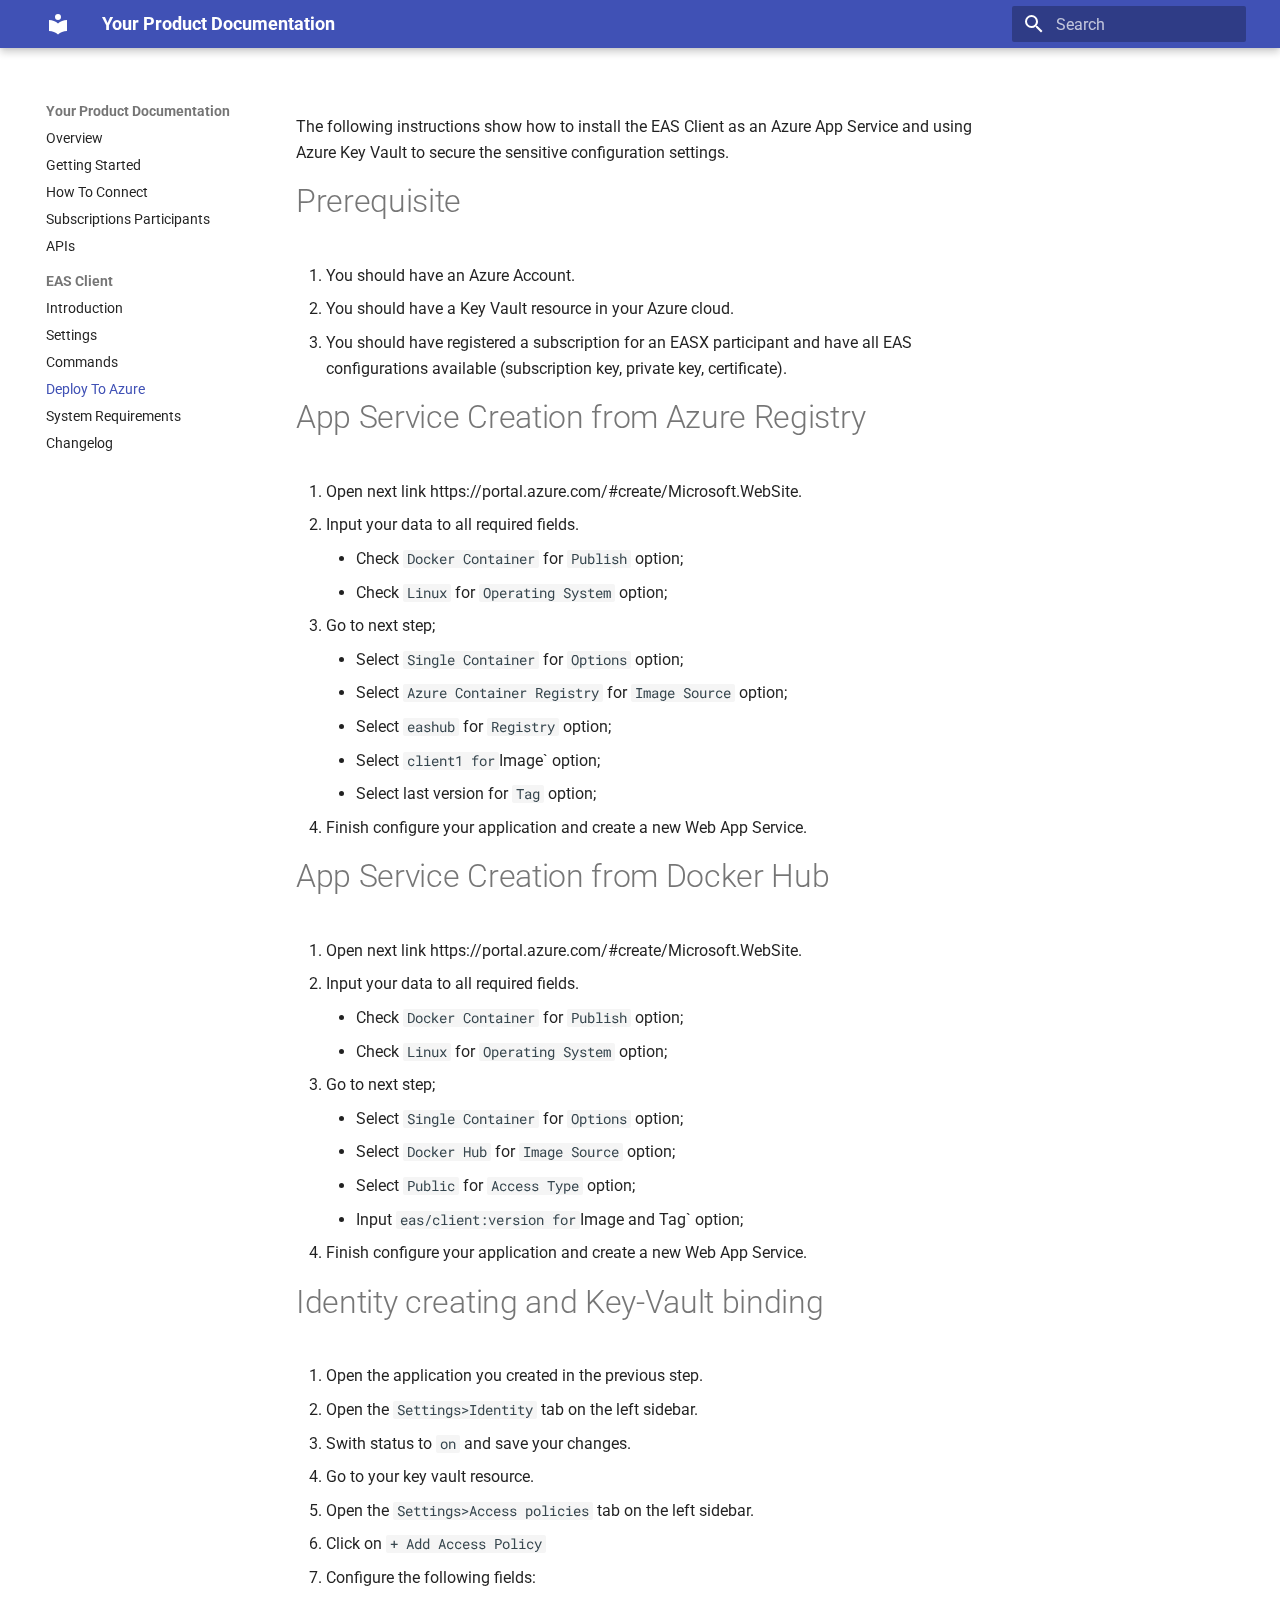
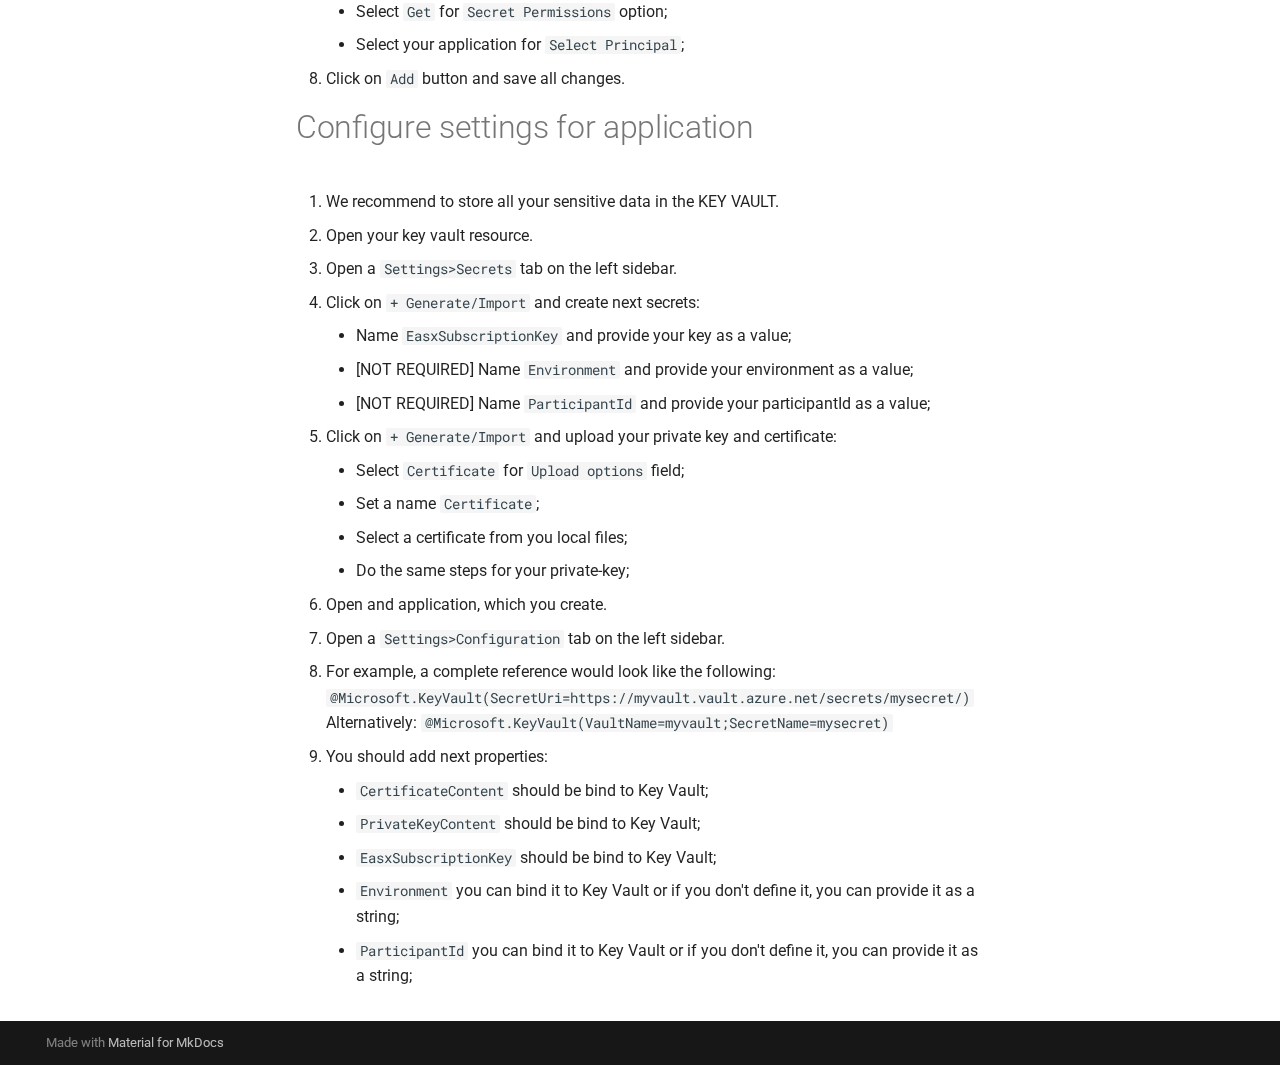
<file: EAS-Client/Deploy-To-Azure/index.html>
<!doctype html>
<html lang="en" class="no-js">
  <head>
    
      <meta charset="utf-8">
      <meta name="viewport" content="width=device-width,initial-scale=1">
      
      
      
      
        <link rel="prev" href="../Commands/">
      
      
        <link rel="next" href="../System-Requirements/">
      
      
        
      
      
      <link rel="icon" href="../../assets/images/favicon.png">
      <meta name="generator" content="mkdocs-1.6.1, mkdocs-material-9.7.1">
    
    
      
        <title>Deploy To Azure - Your Product Documentation</title>
      
    
    
      <link rel="stylesheet" href="../../assets/stylesheets/main.484c7ddc.min.css">
      
      


    
    
      
    
    
      
        
        
        <link rel="preconnect" href="https://fonts.gstatic.com" crossorigin>
        <link rel="stylesheet" href="https://fonts.googleapis.com/css?family=Roboto:300,300i,400,400i,700,700i%7CRoboto+Mono:400,400i,700,700i&display=fallback">
        <style>:root{--md-text-font:"Roboto";--md-code-font:"Roboto Mono"}</style>
      
    
    
    <script>__md_scope=new URL("../..",location),__md_hash=e=>[...e].reduce(((e,_)=>(e<<5)-e+_.charCodeAt(0)),0),__md_get=(e,_=localStorage,t=__md_scope)=>JSON.parse(_.getItem(t.pathname+"."+e)),__md_set=(e,_,t=localStorage,a=__md_scope)=>{try{t.setItem(a.pathname+"."+e,JSON.stringify(_))}catch(e){}}</script>
    
      

    
    
  </head>
  
  
    <body dir="ltr">
  
    
    <input class="md-toggle" data-md-toggle="drawer" type="checkbox" id="__drawer" autocomplete="off">
    <input class="md-toggle" data-md-toggle="search" type="checkbox" id="__search" autocomplete="off">
    <label class="md-overlay" for="__drawer"></label>
    <div data-md-component="skip">
      
        
        <a href="#prerequisite" class="md-skip">
          Skip to content
        </a>
      
    </div>
    <div data-md-component="announce">
      
    </div>
    
    
      

  

<header class="md-header md-header--shadow" data-md-component="header">
  <nav class="md-header__inner md-grid" aria-label="Header">
    <a href="../.." title="Your Product Documentation" class="md-header__button md-logo" aria-label="Your Product Documentation" data-md-component="logo">
      
  
  <svg xmlns="http://www.w3.org/2000/svg" viewBox="0 0 24 24"><path d="M12 8a3 3 0 0 0 3-3 3 3 0 0 0-3-3 3 3 0 0 0-3 3 3 3 0 0 0 3 3m0 3.54C9.64 9.35 6.5 8 3 8v11c3.5 0 6.64 1.35 9 3.54 2.36-2.19 5.5-3.54 9-3.54V8c-3.5 0-6.64 1.35-9 3.54"/></svg>

    </a>
    <label class="md-header__button md-icon" for="__drawer">
      
      <svg xmlns="http://www.w3.org/2000/svg" viewBox="0 0 24 24"><path d="M3 6h18v2H3zm0 5h18v2H3zm0 5h18v2H3z"/></svg>
    </label>
    <div class="md-header__title" data-md-component="header-title">
      <div class="md-header__ellipsis">
        <div class="md-header__topic">
          <span class="md-ellipsis">
            Your Product Documentation
          </span>
        </div>
        <div class="md-header__topic" data-md-component="header-topic">
          <span class="md-ellipsis">
            
              Deploy To Azure
            
          </span>
        </div>
      </div>
    </div>
    
    
      <script>var palette=__md_get("__palette");if(palette&&palette.color){if("(prefers-color-scheme)"===palette.color.media){var media=matchMedia("(prefers-color-scheme: light)"),input=document.querySelector(media.matches?"[data-md-color-media='(prefers-color-scheme: light)']":"[data-md-color-media='(prefers-color-scheme: dark)']");palette.color.media=input.getAttribute("data-md-color-media"),palette.color.scheme=input.getAttribute("data-md-color-scheme"),palette.color.primary=input.getAttribute("data-md-color-primary"),palette.color.accent=input.getAttribute("data-md-color-accent")}for(var[key,value]of Object.entries(palette.color))document.body.setAttribute("data-md-color-"+key,value)}</script>
    
    
    
      
      
        <label class="md-header__button md-icon" for="__search">
          
          <svg xmlns="http://www.w3.org/2000/svg" viewBox="0 0 24 24"><path d="M9.5 3A6.5 6.5 0 0 1 16 9.5c0 1.61-.59 3.09-1.56 4.23l.27.27h.79l5 5-1.5 1.5-5-5v-.79l-.27-.27A6.52 6.52 0 0 1 9.5 16 6.5 6.5 0 0 1 3 9.5 6.5 6.5 0 0 1 9.5 3m0 2C7 5 5 7 5 9.5S7 14 9.5 14 14 12 14 9.5 12 5 9.5 5"/></svg>
        </label>
        <div class="md-search" data-md-component="search" role="dialog">
  <label class="md-search__overlay" for="__search"></label>
  <div class="md-search__inner" role="search">
    <form class="md-search__form" name="search">
      <input type="text" class="md-search__input" name="query" aria-label="Search" placeholder="Search" autocapitalize="off" autocorrect="off" autocomplete="off" spellcheck="false" data-md-component="search-query" required>
      <label class="md-search__icon md-icon" for="__search">
        
        <svg xmlns="http://www.w3.org/2000/svg" viewBox="0 0 24 24"><path d="M9.5 3A6.5 6.5 0 0 1 16 9.5c0 1.61-.59 3.09-1.56 4.23l.27.27h.79l5 5-1.5 1.5-5-5v-.79l-.27-.27A6.52 6.52 0 0 1 9.5 16 6.5 6.5 0 0 1 3 9.5 6.5 6.5 0 0 1 9.5 3m0 2C7 5 5 7 5 9.5S7 14 9.5 14 14 12 14 9.5 12 5 9.5 5"/></svg>
        
        <svg xmlns="http://www.w3.org/2000/svg" viewBox="0 0 24 24"><path d="M20 11v2H8l5.5 5.5-1.42 1.42L4.16 12l7.92-7.92L13.5 5.5 8 11z"/></svg>
      </label>
      <nav class="md-search__options" aria-label="Search">
        
        <button type="reset" class="md-search__icon md-icon" title="Clear" aria-label="Clear" tabindex="-1">
          
          <svg xmlns="http://www.w3.org/2000/svg" viewBox="0 0 24 24"><path d="M19 6.41 17.59 5 12 10.59 6.41 5 5 6.41 10.59 12 5 17.59 6.41 19 12 13.41 17.59 19 19 17.59 13.41 12z"/></svg>
        </button>
      </nav>
      
    </form>
    <div class="md-search__output">
      <div class="md-search__scrollwrap" tabindex="0" data-md-scrollfix>
        <div class="md-search-result" data-md-component="search-result">
          <div class="md-search-result__meta">
            Initializing search
          </div>
          <ol class="md-search-result__list" role="presentation"></ol>
        </div>
      </div>
    </div>
  </div>
</div>
      
    
    
  </nav>
  
</header>
    
    <div class="md-container" data-md-component="container">
      
      
        
          
        
      
      <main class="md-main" data-md-component="main">
        <div class="md-main__inner md-grid">
          
            
              
              <div class="md-sidebar md-sidebar--primary" data-md-component="sidebar" data-md-type="navigation" >
                <div class="md-sidebar__scrollwrap">
                  <div class="md-sidebar__inner">
                    



<nav class="md-nav md-nav--primary" aria-label="Navigation" data-md-level="0">
  <label class="md-nav__title" for="__drawer">
    <a href="../.." title="Your Product Documentation" class="md-nav__button md-logo" aria-label="Your Product Documentation" data-md-component="logo">
      
  
  <svg xmlns="http://www.w3.org/2000/svg" viewBox="0 0 24 24"><path d="M12 8a3 3 0 0 0 3-3 3 3 0 0 0-3-3 3 3 0 0 0-3 3 3 3 0 0 0 3 3m0 3.54C9.64 9.35 6.5 8 3 8v11c3.5 0 6.64 1.35 9 3.54 2.36-2.19 5.5-3.54 9-3.54V8c-3.5 0-6.64 1.35-9 3.54"/></svg>

    </a>
    Your Product Documentation
  </label>
  
  <ul class="md-nav__list" data-md-scrollfix>
    
      
      
  
  
  
  
    <li class="md-nav__item">
      <a href="../../Overview/" class="md-nav__link">
        
  
  
  <span class="md-ellipsis">
    
  
    Overview
  

    
  </span>
  
  

      </a>
    </li>
  

    
      
      
  
  
  
  
    <li class="md-nav__item">
      <a href="../../Getting-Started/" class="md-nav__link">
        
  
  
  <span class="md-ellipsis">
    
  
    Getting Started
  

    
  </span>
  
  

      </a>
    </li>
  

    
      
      
  
  
  
  
    <li class="md-nav__item">
      <a href="../../How-To-Connect/" class="md-nav__link">
        
  
  
  <span class="md-ellipsis">
    
  
    How To Connect
  

    
  </span>
  
  

      </a>
    </li>
  

    
      
      
  
  
  
  
    <li class="md-nav__item">
      <a href="../../Subscriptions--Participants/" class="md-nav__link">
        
  
  
  <span class="md-ellipsis">
    
  
    Subscriptions Participants
  

    
  </span>
  
  

      </a>
    </li>
  

    
      
      
  
  
  
  
    <li class="md-nav__item">
      <a href="../../APIs/" class="md-nav__link">
        
  
  
  <span class="md-ellipsis">
    
  
    APIs
  

    
  </span>
  
  

      </a>
    </li>
  

    
      
      
  
  
    
  
  
  
    
    
    
    
      
        
        
      
    
    
    <li class="md-nav__item md-nav__item--active md-nav__item--section md-nav__item--nested">
      
        
        
        <input class="md-nav__toggle md-toggle " type="checkbox" id="__nav_6" checked>
        
          
          <label class="md-nav__link" for="__nav_6" id="__nav_6_label" tabindex="">
            
  
  
  <span class="md-ellipsis">
    
  
    EAS Client
  

    
  </span>
  
  

            <span class="md-nav__icon md-icon"></span>
          </label>
        
        <nav class="md-nav" data-md-level="1" aria-labelledby="__nav_6_label" aria-expanded="true">
          <label class="md-nav__title" for="__nav_6">
            <span class="md-nav__icon md-icon"></span>
            
  
    EAS Client
  

          </label>
          <ul class="md-nav__list" data-md-scrollfix>
            
              
                
  
  
  
  
    <li class="md-nav__item">
      <a href="../Introduction/" class="md-nav__link">
        
  
  
  <span class="md-ellipsis">
    
  
    Introduction
  

    
  </span>
  
  

      </a>
    </li>
  

              
            
              
                
  
  
  
  
    <li class="md-nav__item">
      <a href="../Settings/" class="md-nav__link">
        
  
  
  <span class="md-ellipsis">
    
  
    Settings
  

    
  </span>
  
  

      </a>
    </li>
  

              
            
              
                
  
  
  
  
    <li class="md-nav__item">
      <a href="../Commands/" class="md-nav__link">
        
  
  
  <span class="md-ellipsis">
    
  
    Commands
  

    
  </span>
  
  

      </a>
    </li>
  

              
            
              
                
  
  
    
  
  
  
    <li class="md-nav__item md-nav__item--active">
      
      <input class="md-nav__toggle md-toggle" type="checkbox" id="__toc">
      
      
        
      
      
      <a href="./" class="md-nav__link md-nav__link--active">
        
  
  
  <span class="md-ellipsis">
    
  
    Deploy To Azure
  

    
  </span>
  
  

      </a>
      
    </li>
  

              
            
              
                
  
  
  
  
    <li class="md-nav__item">
      <a href="../System-Requirements/" class="md-nav__link">
        
  
  
  <span class="md-ellipsis">
    
  
    System Requirements
  

    
  </span>
  
  

      </a>
    </li>
  

              
            
              
                
  
  
  
  
    <li class="md-nav__item">
      <a href="../Changelog/" class="md-nav__link">
        
  
  
  <span class="md-ellipsis">
    
  
    Changelog
  

    
  </span>
  
  

      </a>
    </li>
  

              
            
          </ul>
        </nav>
      
    </li>
  

    
  </ul>
</nav>
                  </div>
                </div>
              </div>
            
            
              
              <div class="md-sidebar md-sidebar--secondary" data-md-component="sidebar" data-md-type="toc" >
                <div class="md-sidebar__scrollwrap">
                  <div class="md-sidebar__inner">
                    

<nav class="md-nav md-nav--secondary" aria-label="Table of contents">
  
  
  
    
  
  
</nav>
                  </div>
                </div>
              </div>
            
          
          
            <div class="md-content" data-md-component="content">
              
              <article class="md-content__inner md-typeset">
                
                  



<p>The following instructions show how to install the EAS Client as an Azure App Service and 
using Azure Key Vault to secure the sensitive configuration settings.</p>
<h1 id="prerequisite">Prerequisite<a class="headerlink" href="#prerequisite" title="Permanent link">&para;</a></h1>
<ol>
<li>You should have an Azure Account.</li>
<li>You should have a Key Vault resource in your Azure cloud.</li>
<li>You should have registered a subscription for an EASX participant and have all EAS configurations available (subscription key, private key, certificate).</li>
</ol>
<h1 id="app-service-creation-from-azure-registry">App Service Creation from Azure Registry<a class="headerlink" href="#app-service-creation-from-azure-registry" title="Permanent link">&para;</a></h1>
<ol>
<li>Open next link https://portal.azure.com/#create/Microsoft.WebSite.</li>
<li>Input your data to all required fields.<ul>
<li>Check <code>Docker Container</code> for <code>Publish</code> option;</li>
<li>Check <code>Linux</code> for <code>Operating System</code> option;</li>
</ul>
</li>
<li>Go to next step;<ul>
<li>Select <code>Single Container</code> for <code>Options</code> option;</li>
<li>Select <code>Azure Container Registry</code> for <code>Image Source</code> option;</li>
<li>Select <code>eashub</code> for <code>Registry</code> option;</li>
<li>Select <code>client1 for</code>Image` option;</li>
<li>Select last version for <code>Tag</code> option;</li>
</ul>
</li>
<li>Finish configure your application and create a new Web App Service.</li>
</ol>
<h1 id="app-service-creation-from-docker-hub">App Service Creation from Docker Hub<a class="headerlink" href="#app-service-creation-from-docker-hub" title="Permanent link">&para;</a></h1>
<ol>
<li>Open next link https://portal.azure.com/#create/Microsoft.WebSite.</li>
<li>Input your data to all required fields.<ul>
<li>Check <code>Docker Container</code> for <code>Publish</code> option;</li>
<li>Check <code>Linux</code> for <code>Operating System</code> option;</li>
</ul>
</li>
<li>Go to next step;<ul>
<li>Select <code>Single Container</code> for <code>Options</code> option;</li>
<li>Select <code>Docker Hub</code> for <code>Image Source</code> option;</li>
<li>Select <code>Public</code> for <code>Access Type</code> option;</li>
<li>Input <code>eas/client:version for</code>Image and Tag` option;</li>
</ul>
</li>
<li>Finish configure your application and create a new Web App Service.</li>
</ol>
<h1 id="identity-creating-and-key-vault-binding">Identity creating and Key-Vault binding<a class="headerlink" href="#identity-creating-and-key-vault-binding" title="Permanent link">&para;</a></h1>
<ol>
<li>Open the application you created in the previous step.</li>
<li>Open the <code>Settings&gt;Identity</code> tab on the left sidebar.</li>
<li>Swith status to <code>on</code> and save your changes.</li>
<li>Go to your key vault resource.</li>
<li>Open the <code>Settings&gt;Access policies</code> tab on the left sidebar.</li>
<li>Click on <code>+ Add Access Policy</code></li>
<li>Configure the following fields:<ul>
<li>Select <code>Get</code> for <code>Secret Permissions</code> option;</li>
<li>Select your application for <code>Select Principal</code>;</li>
</ul>
</li>
<li>Click on <code>Add</code> button and save all changes.</li>
</ol>
<h1 id="configure-settings-for-application">Configure settings for application<a class="headerlink" href="#configure-settings-for-application" title="Permanent link">&para;</a></h1>
<ol>
<li>We recommend to store all your sensitive data in the KEY VAULT.</li>
<li>Open  your key vault resource.</li>
<li>Open a <code>Settings&gt;Secrets</code> tab on the left sidebar.</li>
<li>Click on <code>+ Generate/Import</code> and create next secrets:<ul>
<li>Name <code>EasxSubscriptionKey</code> and provide your key as a value;</li>
<li>[NOT REQUIRED] Name <code>Environment</code> and provide your environment as a value;</li>
<li>[NOT REQUIRED] Name <code>ParticipantId</code> and provide your participantId as a value;</li>
</ul>
</li>
<li>Click on <code>+ Generate/Import</code> and upload your private key and certificate:<ul>
<li>Select <code>Certificate</code> for <code>Upload options</code> field;</li>
<li>Set a name <code>Certificate</code>;</li>
<li>Select a certificate from you local files;</li>
<li>Do the same steps for your private-key;</li>
</ul>
</li>
<li>Open and application, which you create.</li>
<li>Open a <code>Settings&gt;Configuration</code> tab on the left sidebar.</li>
<li>For example, a complete reference would look like the following:
<code>@Microsoft.KeyVault(SecretUri=https://myvault.vault.azure.net/secrets/mysecret/)</code>
Alternatively:
<code>@Microsoft.KeyVault(VaultName=myvault;SecretName=mysecret)</code></li>
<li>You should add next properties:<ul>
<li><code>CertificateContent</code> should be bind to Key Vault;</li>
<li><code>PrivateKeyContent</code> should be bind to Key Vault;</li>
<li><code>EasxSubscriptionKey</code> should be bind to Key Vault;</li>
<li><code>Environment</code> you can bind it to Key Vault or if you don't define it, you can provide it as a string;</li>
<li><code>ParticipantId</code> you can bind it to Key Vault or if you don't define it, you can provide it as a string;</li>
</ul>
</li>
</ol>












                
              </article>
            </div>
          
          
<script>var target=document.getElementById(location.hash.slice(1));target&&target.name&&(target.checked=target.name.startsWith("__tabbed_"))</script>
        </div>
        
      </main>
      
        <footer class="md-footer">
  
  <div class="md-footer-meta md-typeset">
    <div class="md-footer-meta__inner md-grid">
      <div class="md-copyright">
  
  
    Made with
    <a href="https://squidfunk.github.io/mkdocs-material/" target="_blank" rel="noopener">
      Material for MkDocs
    </a>
  
</div>
      
    </div>
  </div>
</footer>
      
    </div>
    <div class="md-dialog" data-md-component="dialog">
      <div class="md-dialog__inner md-typeset"></div>
    </div>
    
    
    
      
      
      <script id="__config" type="application/json">{"annotate": null, "base": "../..", "features": ["navigation.expand", "navigation.sections"], "search": "../../assets/javascripts/workers/search.2c215733.min.js", "tags": null, "translations": {"clipboard.copied": "Copied to clipboard", "clipboard.copy": "Copy to clipboard", "search.result.more.one": "1 more on this page", "search.result.more.other": "# more on this page", "search.result.none": "No matching documents", "search.result.one": "1 matching document", "search.result.other": "# matching documents", "search.result.placeholder": "Type to start searching", "search.result.term.missing": "Missing", "select.version": "Select version"}, "version": null}</script>
    
    
      <script src="../../assets/javascripts/bundle.79ae519e.min.js"></script>
      
    
  </body>
</html>
</file>
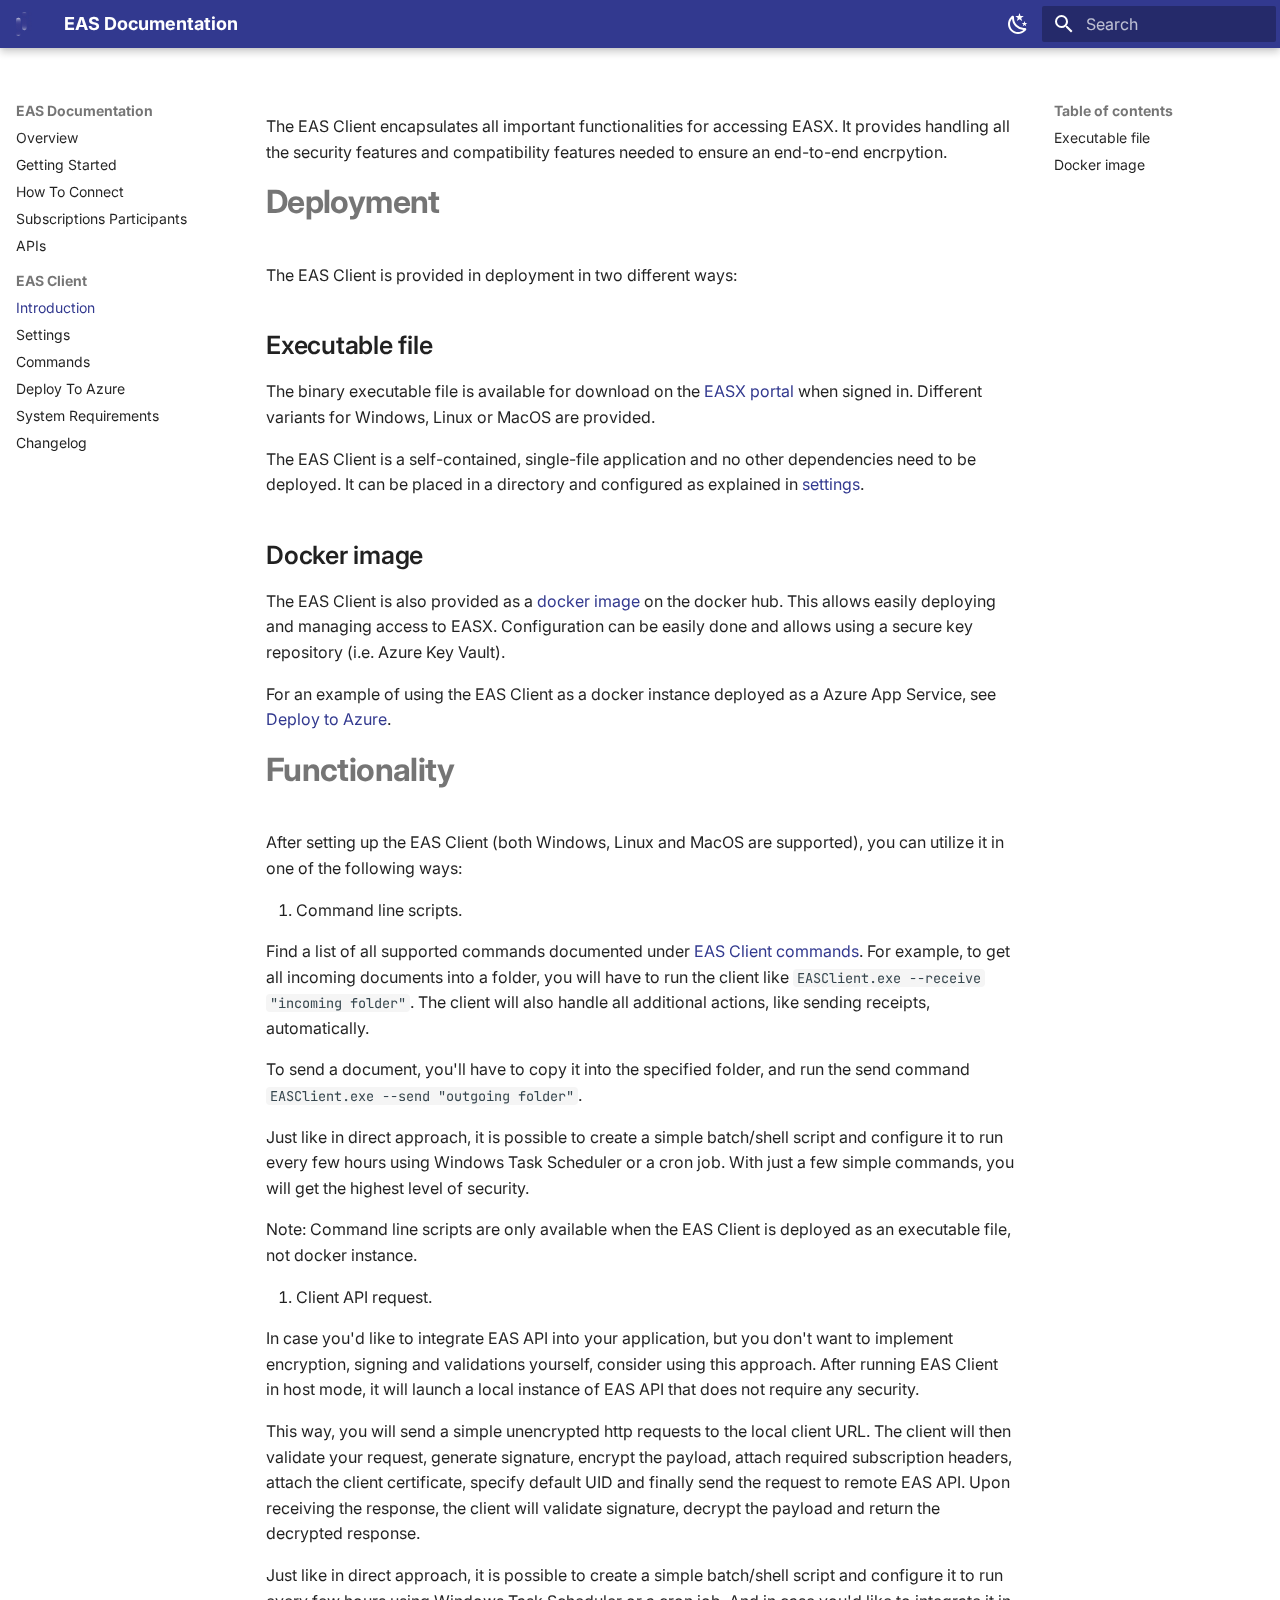
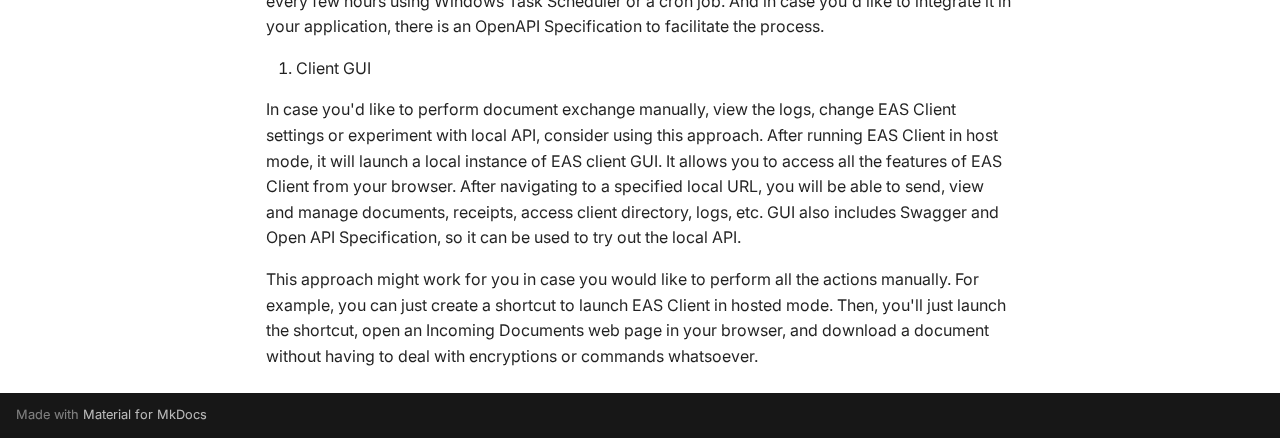
<file: EAS-Client/Introduction/index.html>
<!doctype html>
<html lang="en" class="no-js">
  <head>
    
      <meta charset="utf-8">
      <meta name="viewport" content="width=device-width,initial-scale=1">
      
      
      
        <link rel="canonical" href="https://easx-community.github.io/easx-docs/EAS-Client/Introduction/">
      
      
        <link rel="prev" href="../../APIs/">
      
      
        <link rel="next" href="../Settings/">
      
      
        
      
      
      <link rel="icon" href="../../assets/favicon.ico">
      <meta name="generator" content="mkdocs-1.6.1, mkdocs-material-9.7.1">
    
    
      
        <title>Introduction - EAS Documentation</title>
      
    
    
      <link rel="stylesheet" href="../../assets/stylesheets/main.484c7ddc.min.css">
      
        
        <link rel="stylesheet" href="../../assets/stylesheets/palette.ab4e12ef.min.css">
      
      


    
    
      
    
    
      
        
        
        <link rel="preconnect" href="https://fonts.gstatic.com" crossorigin>
        <link rel="stylesheet" href="https://fonts.googleapis.com/css?family=Inter:300,300i,400,400i,700,700i%7CJetBrains+Mono:400,400i,700,700i&display=fallback">
        <style>:root{--md-text-font:"Inter";--md-code-font:"JetBrains Mono"}</style>
      
    
    
      <link rel="stylesheet" href="../../stylesheets/extra.css">
    
    <script>__md_scope=new URL("../..",location),__md_hash=e=>[...e].reduce(((e,_)=>(e<<5)-e+_.charCodeAt(0)),0),__md_get=(e,_=localStorage,t=__md_scope)=>JSON.parse(_.getItem(t.pathname+"."+e)),__md_set=(e,_,t=localStorage,a=__md_scope)=>{try{t.setItem(a.pathname+"."+e,JSON.stringify(_))}catch(e){}}</script>
    
      

    
    
  </head>
  
  
    
    
      
    
    
    
    
    <body dir="ltr" data-md-color-scheme="default" data-md-color-primary="custom" data-md-color-accent="custom">
  
    
    <input class="md-toggle" data-md-toggle="drawer" type="checkbox" id="__drawer" autocomplete="off">
    <input class="md-toggle" data-md-toggle="search" type="checkbox" id="__search" autocomplete="off">
    <label class="md-overlay" for="__drawer"></label>
    <div data-md-component="skip">
      
        
        <a href="#deployment" class="md-skip">
          Skip to content
        </a>
      
    </div>
    <div data-md-component="announce">
      
    </div>
    
    
      

  

<header class="md-header md-header--shadow" data-md-component="header">
  <nav class="md-header__inner md-grid" aria-label="Header">
    <a href="../.." title="EAS Documentation" class="md-header__button md-logo" aria-label="EAS Documentation" data-md-component="logo">
      
  <img src="../../assets/EASX_Logo_Light.svg" alt="logo">

    </a>
    <label class="md-header__button md-icon" for="__drawer">
      
      <svg xmlns="http://www.w3.org/2000/svg" viewBox="0 0 24 24"><path d="M3 6h18v2H3zm0 5h18v2H3zm0 5h18v2H3z"/></svg>
    </label>
    <div class="md-header__title" data-md-component="header-title">
      <div class="md-header__ellipsis">
        <div class="md-header__topic">
          <span class="md-ellipsis">
            EAS Documentation
          </span>
        </div>
        <div class="md-header__topic" data-md-component="header-topic">
          <span class="md-ellipsis">
            
              Introduction
            
          </span>
        </div>
      </div>
    </div>
    
      
        <form class="md-header__option" data-md-component="palette">
  
    
    
    
    <input class="md-option" data-md-color-media="" data-md-color-scheme="default" data-md-color-primary="custom" data-md-color-accent="custom"  aria-label="Switch to dark mode"  type="radio" name="__palette" id="__palette_0">
    
      <label class="md-header__button md-icon" title="Switch to dark mode" for="__palette_1" hidden>
        <svg xmlns="http://www.w3.org/2000/svg" viewBox="0 0 24 24"><path d="m17.75 4.09-2.53 1.94.91 3.06-2.63-1.81-2.63 1.81.91-3.06-2.53-1.94L12.44 4l1.06-3 1.06 3zm3.5 6.91-1.64 1.25.59 1.98-1.7-1.17-1.7 1.17.59-1.98L15.75 11l2.06-.05L18.5 9l.69 1.95zm-2.28 4.95c.83-.08 1.72 1.1 1.19 1.85-.32.45-.66.87-1.08 1.27C15.17 23 8.84 23 4.94 19.07c-3.91-3.9-3.91-10.24 0-14.14.4-.4.82-.76 1.27-1.08.75-.53 1.93.36 1.85 1.19-.27 2.86.69 5.83 2.89 8.02a9.96 9.96 0 0 0 8.02 2.89m-1.64 2.02a12.08 12.08 0 0 1-7.8-3.47c-2.17-2.19-3.33-5-3.49-7.82-2.81 3.14-2.7 7.96.31 10.98 3.02 3.01 7.84 3.12 10.98.31"/></svg>
      </label>
    
  
    
    
    
    <input class="md-option" data-md-color-media="" data-md-color-scheme="slate" data-md-color-primary="custom" data-md-color-accent="custom"  aria-label="Switch to light mode"  type="radio" name="__palette" id="__palette_1">
    
      <label class="md-header__button md-icon" title="Switch to light mode" for="__palette_0" hidden>
        <svg xmlns="http://www.w3.org/2000/svg" viewBox="0 0 24 24"><path d="M12 7a5 5 0 0 1 5 5 5 5 0 0 1-5 5 5 5 0 0 1-5-5 5 5 0 0 1 5-5m0 2a3 3 0 0 0-3 3 3 3 0 0 0 3 3 3 3 0 0 0 3-3 3 3 0 0 0-3-3m0-7 2.39 3.42C13.65 5.15 12.84 5 12 5s-1.65.15-2.39.42zM3.34 7l4.16-.35A7.2 7.2 0 0 0 5.94 8.5c-.44.74-.69 1.5-.83 2.29zm.02 10 1.76-3.77a7.131 7.131 0 0 0 2.38 4.14zM20.65 7l-1.77 3.79a7.02 7.02 0 0 0-2.38-4.15zm-.01 10-4.14.36c.59-.51 1.12-1.14 1.54-1.86.42-.73.69-1.5.83-2.29zM12 22l-2.41-3.44c.74.27 1.55.44 2.41.44.82 0 1.63-.17 2.37-.44z"/></svg>
      </label>
    
  
</form>
      
    
    
      <script>var palette=__md_get("__palette");if(palette&&palette.color){if("(prefers-color-scheme)"===palette.color.media){var media=matchMedia("(prefers-color-scheme: light)"),input=document.querySelector(media.matches?"[data-md-color-media='(prefers-color-scheme: light)']":"[data-md-color-media='(prefers-color-scheme: dark)']");palette.color.media=input.getAttribute("data-md-color-media"),palette.color.scheme=input.getAttribute("data-md-color-scheme"),palette.color.primary=input.getAttribute("data-md-color-primary"),palette.color.accent=input.getAttribute("data-md-color-accent")}for(var[key,value]of Object.entries(palette.color))document.body.setAttribute("data-md-color-"+key,value)}</script>
    
    
    
      
      
        <label class="md-header__button md-icon" for="__search">
          
          <svg xmlns="http://www.w3.org/2000/svg" viewBox="0 0 24 24"><path d="M9.5 3A6.5 6.5 0 0 1 16 9.5c0 1.61-.59 3.09-1.56 4.23l.27.27h.79l5 5-1.5 1.5-5-5v-.79l-.27-.27A6.52 6.52 0 0 1 9.5 16 6.5 6.5 0 0 1 3 9.5 6.5 6.5 0 0 1 9.5 3m0 2C7 5 5 7 5 9.5S7 14 9.5 14 14 12 14 9.5 12 5 9.5 5"/></svg>
        </label>
        <div class="md-search" data-md-component="search" role="dialog">
  <label class="md-search__overlay" for="__search"></label>
  <div class="md-search__inner" role="search">
    <form class="md-search__form" name="search">
      <input type="text" class="md-search__input" name="query" aria-label="Search" placeholder="Search" autocapitalize="off" autocorrect="off" autocomplete="off" spellcheck="false" data-md-component="search-query" required>
      <label class="md-search__icon md-icon" for="__search">
        
        <svg xmlns="http://www.w3.org/2000/svg" viewBox="0 0 24 24"><path d="M9.5 3A6.5 6.5 0 0 1 16 9.5c0 1.61-.59 3.09-1.56 4.23l.27.27h.79l5 5-1.5 1.5-5-5v-.79l-.27-.27A6.52 6.52 0 0 1 9.5 16 6.5 6.5 0 0 1 3 9.5 6.5 6.5 0 0 1 9.5 3m0 2C7 5 5 7 5 9.5S7 14 9.5 14 14 12 14 9.5 12 5 9.5 5"/></svg>
        
        <svg xmlns="http://www.w3.org/2000/svg" viewBox="0 0 24 24"><path d="M20 11v2H8l5.5 5.5-1.42 1.42L4.16 12l7.92-7.92L13.5 5.5 8 11z"/></svg>
      </label>
      <nav class="md-search__options" aria-label="Search">
        
        <button type="reset" class="md-search__icon md-icon" title="Clear" aria-label="Clear" tabindex="-1">
          
          <svg xmlns="http://www.w3.org/2000/svg" viewBox="0 0 24 24"><path d="M19 6.41 17.59 5 12 10.59 6.41 5 5 6.41 10.59 12 5 17.59 6.41 19 12 13.41 17.59 19 19 17.59 13.41 12z"/></svg>
        </button>
      </nav>
      
        <div class="md-search__suggest" data-md-component="search-suggest"></div>
      
    </form>
    <div class="md-search__output">
      <div class="md-search__scrollwrap" tabindex="0" data-md-scrollfix>
        <div class="md-search-result" data-md-component="search-result">
          <div class="md-search-result__meta">
            Initializing search
          </div>
          <ol class="md-search-result__list" role="presentation"></ol>
        </div>
      </div>
    </div>
  </div>
</div>
      
    
    
  </nav>
  
</header>
    
    <div class="md-container" data-md-component="container">
      
      
        
          
        
      
      <main class="md-main" data-md-component="main">
        <div class="md-main__inner md-grid">
          
            
              
              <div class="md-sidebar md-sidebar--primary" data-md-component="sidebar" data-md-type="navigation" >
                <div class="md-sidebar__scrollwrap">
                  <div class="md-sidebar__inner">
                    



<nav class="md-nav md-nav--primary" aria-label="Navigation" data-md-level="0">
  <label class="md-nav__title" for="__drawer">
    <a href="../.." title="EAS Documentation" class="md-nav__button md-logo" aria-label="EAS Documentation" data-md-component="logo">
      
  <img src="../../assets/EASX_Logo_Light.svg" alt="logo">

    </a>
    EAS Documentation
  </label>
  
  <ul class="md-nav__list" data-md-scrollfix>
    
      
      
  
  
  
  
    <li class="md-nav__item">
      <a href="../../Overview/" class="md-nav__link">
        
  
  
  <span class="md-ellipsis">
    
  
    Overview
  

    
  </span>
  
  

      </a>
    </li>
  

    
      
      
  
  
  
  
    <li class="md-nav__item">
      <a href="../../Getting-Started/" class="md-nav__link">
        
  
  
  <span class="md-ellipsis">
    
  
    Getting Started
  

    
  </span>
  
  

      </a>
    </li>
  

    
      
      
  
  
  
  
    <li class="md-nav__item">
      <a href="../../How-To-Connect/" class="md-nav__link">
        
  
  
  <span class="md-ellipsis">
    
  
    How To Connect
  

    
  </span>
  
  

      </a>
    </li>
  

    
      
      
  
  
  
  
    <li class="md-nav__item">
      <a href="../../Subscriptions--Participants/" class="md-nav__link">
        
  
  
  <span class="md-ellipsis">
    
  
    Subscriptions Participants
  

    
  </span>
  
  

      </a>
    </li>
  

    
      
      
  
  
  
  
    <li class="md-nav__item">
      <a href="../../APIs/" class="md-nav__link">
        
  
  
  <span class="md-ellipsis">
    
  
    APIs
  

    
  </span>
  
  

      </a>
    </li>
  

    
      
      
  
  
    
  
  
  
    
    
    
    
      
        
        
      
    
    
    <li class="md-nav__item md-nav__item--active md-nav__item--section md-nav__item--nested">
      
        
        
        <input class="md-nav__toggle md-toggle " type="checkbox" id="__nav_6" checked>
        
          
          <label class="md-nav__link" for="__nav_6" id="__nav_6_label" tabindex="">
            
  
  
  <span class="md-ellipsis">
    
  
    EAS Client
  

    
  </span>
  
  

            <span class="md-nav__icon md-icon"></span>
          </label>
        
        <nav class="md-nav" data-md-level="1" aria-labelledby="__nav_6_label" aria-expanded="true">
          <label class="md-nav__title" for="__nav_6">
            <span class="md-nav__icon md-icon"></span>
            
  
    EAS Client
  

          </label>
          <ul class="md-nav__list" data-md-scrollfix>
            
              
                
  
  
    
  
  
  
    <li class="md-nav__item md-nav__item--active">
      
      <input class="md-nav__toggle md-toggle" type="checkbox" id="__toc">
      
      
        
      
      
        <label class="md-nav__link md-nav__link--active" for="__toc">
          
  
  
  <span class="md-ellipsis">
    
  
    Introduction
  

    
  </span>
  
  

          <span class="md-nav__icon md-icon"></span>
        </label>
      
      <a href="./" class="md-nav__link md-nav__link--active">
        
  
  
  <span class="md-ellipsis">
    
  
    Introduction
  

    
  </span>
  
  

      </a>
      
        

<nav class="md-nav md-nav--secondary" aria-label="Table of contents">
  
  
  
    
  
  
    <label class="md-nav__title" for="__toc">
      <span class="md-nav__icon md-icon"></span>
      Table of contents
    </label>
    <ul class="md-nav__list" data-md-component="toc" data-md-scrollfix>
      
        <li class="md-nav__item">
  <a href="#executable-file" class="md-nav__link">
    <span class="md-ellipsis">
      
        Executable file
      
    </span>
  </a>
  
</li>
      
        <li class="md-nav__item">
  <a href="#docker-image" class="md-nav__link">
    <span class="md-ellipsis">
      
        Docker image
      
    </span>
  </a>
  
</li>
      
    </ul>
  
</nav>
      
    </li>
  

              
            
              
                
  
  
  
  
    <li class="md-nav__item">
      <a href="../Settings/" class="md-nav__link">
        
  
  
  <span class="md-ellipsis">
    
  
    Settings
  

    
  </span>
  
  

      </a>
    </li>
  

              
            
              
                
  
  
  
  
    <li class="md-nav__item">
      <a href="../Commands/" class="md-nav__link">
        
  
  
  <span class="md-ellipsis">
    
  
    Commands
  

    
  </span>
  
  

      </a>
    </li>
  

              
            
              
                
  
  
  
  
    <li class="md-nav__item">
      <a href="../Deploy-To-Azure/" class="md-nav__link">
        
  
  
  <span class="md-ellipsis">
    
  
    Deploy To Azure
  

    
  </span>
  
  

      </a>
    </li>
  

              
            
              
                
  
  
  
  
    <li class="md-nav__item">
      <a href="../System-Requirements/" class="md-nav__link">
        
  
  
  <span class="md-ellipsis">
    
  
    System Requirements
  

    
  </span>
  
  

      </a>
    </li>
  

              
            
              
                
  
  
  
  
    <li class="md-nav__item">
      <a href="../Changelog/" class="md-nav__link">
        
  
  
  <span class="md-ellipsis">
    
  
    Changelog
  

    
  </span>
  
  

      </a>
    </li>
  

              
            
          </ul>
        </nav>
      
    </li>
  

    
  </ul>
</nav>
                  </div>
                </div>
              </div>
            
            
              
              <div class="md-sidebar md-sidebar--secondary" data-md-component="sidebar" data-md-type="toc" >
                <div class="md-sidebar__scrollwrap">
                  <div class="md-sidebar__inner">
                    

<nav class="md-nav md-nav--secondary" aria-label="Table of contents">
  
  
  
    
  
  
    <label class="md-nav__title" for="__toc">
      <span class="md-nav__icon md-icon"></span>
      Table of contents
    </label>
    <ul class="md-nav__list" data-md-component="toc" data-md-scrollfix>
      
        <li class="md-nav__item">
  <a href="#executable-file" class="md-nav__link">
    <span class="md-ellipsis">
      
        Executable file
      
    </span>
  </a>
  
</li>
      
        <li class="md-nav__item">
  <a href="#docker-image" class="md-nav__link">
    <span class="md-ellipsis">
      
        Docker image
      
    </span>
  </a>
  
</li>
      
    </ul>
  
</nav>
                  </div>
                </div>
              </div>
            
          
          
            <div class="md-content" data-md-component="content">
              
              <article class="md-content__inner md-typeset">
                
                  



<p>The EAS Client encapsulates all important functionalities for accessing EASX. It provides handling
all the security features and compatibility features needed to ensure an end-to-end encrpytion.</p>
<h1 id="deployment">Deployment</h1>
<p>The EAS Client is provided in deployment in two different ways:</p>
<h2 id="executable-file">Executable file</h2>
<p>The binary executable file is available for download on the <a href="https://portal.easx.ch">EASX portal</a> when
signed in. Different variants for Windows, Linux or MacOS are provided.</p>
<p>The EAS Client is a self-contained, single-file application and no other dependencies need to be deployed.
It can be placed in a directory and configured as explained in <a href="../Settings/">settings</a>.</p>
<h2 id="docker-image">Docker image</h2>
<p>The EAS Client is also provided as a <a href="https://hub.docker.com/r/easx/client">docker image</a> on the docker hub.
This allows easily deploying and managing access to EASX. Configuration can be easily done and allows
using a secure key repository (i.e. Azure Key Vault).</p>
<p>For an example of using the EAS Client as a docker instance deployed as a Azure App Service, see <a href="../Deploy-To-Azure/">Deploy to Azure</a>.</p>
<h1 id="functionality">Functionality</h1>
<p>After setting up the EAS Client (both Windows, Linux and MacOS are supported), you can utilize it in one of the following ways:</p>
<ol>
<li>Command line scripts.</li>
</ol>
<p>Find a list of all supported commands documented under <a href="../Commands/">EAS Client commands</a>. For example, to get all incoming documents into a folder, you will have to run the client like <code>EASClient.exe --receive "incoming folder"</code>. The client will also handle all additional actions, like sending receipts, automatically.</p>
<p>To send a document, you'll have to copy it into the specified folder, and run the send command <code>EASClient.exe --send "outgoing folder"</code>.</p>
<p>Just like in direct approach, it is possible to create a simple batch/shell script and configure it to run every few hours using Windows Task Scheduler or a cron job. With just a few simple commands, you will get the highest level of security.</p>
<p>Note: Command line scripts are only available when the EAS Client is deployed as an executable file, not docker instance.</p>
<ol>
<li>Client API request.</li>
</ol>
<p>In case you'd like to integrate EAS API into your application, but you don't want to implement encryption, signing and validations yourself, consider using this approach. After running EAS Client in host mode, it will launch a local instance of EAS API that does not require any security.</p>
<p>This way, you will send a simple unencrypted http requests to the local client URL. The client will then validate your request, generate signature, encrypt the payload, attach required subscription headers, attach the client certificate, specify default UID and finally send the request to remote EAS API. Upon receiving the response, the client will validate signature, decrypt the payload and return the decrypted response.</p>
<p>Just like in direct approach, it is possible to create a simple batch/shell script and configure it to run every few hours using Windows Task Scheduler or a cron job. And in case you'd like to integrate it in your application, there is an OpenAPI Specification to facilitate the process.</p>
<ol>
<li>Client GUI</li>
</ol>
<p>In case you'd like to perform document exchange manually, view the logs, change EAS Client settings or experiment with local API, consider using this approach. After running EAS Client in host mode, it will launch a local instance of EAS client GUI. It allows you to access all the features of EAS Client from your browser. After navigating to a specified local URL, you will be able to send, view and manage documents, receipts, access client directory, logs, etc. GUI also includes Swagger and Open API Specification, so it can be used to try out the local API.</p>
<p>This approach might work for you in case you would like to perform all the actions manually. For example, you can just create a shortcut to launch EAS Client in hosted mode. Then, you'll just launch the shortcut, open an Incoming Documents web page in your browser, and download a document without having to deal with encryptions or commands whatsoever.</p>












                
              </article>
            </div>
          
          
<script>var target=document.getElementById(location.hash.slice(1));target&&target.name&&(target.checked=target.name.startsWith("__tabbed_"))</script>
        </div>
        
          <button type="button" class="md-top md-icon" data-md-component="top" hidden>
  
  <svg xmlns="http://www.w3.org/2000/svg" viewBox="0 0 24 24"><path d="M13 20h-2V8l-5.5 5.5-1.42-1.42L12 4.16l7.92 7.92-1.42 1.42L13 8z"/></svg>
  Back to top
</button>
        
      </main>
      
        <footer class="md-footer">
  
  <div class="md-footer-meta md-typeset">
    <div class="md-footer-meta__inner md-grid">
      <div class="md-copyright">
  
  
    Made with
    <a href="https://squidfunk.github.io/mkdocs-material/" target="_blank" rel="noopener">
      Material for MkDocs
    </a>
  
</div>
      
    </div>
  </div>
</footer>
      
    </div>
    <div class="md-dialog" data-md-component="dialog">
      <div class="md-dialog__inner md-typeset"></div>
    </div>
    
    
    
      
      
      <script id="__config" type="application/json">{"annotate": null, "base": "../..", "features": ["navigation.instant", "navigation.sections", "navigation.expand", "navigation.top", "navigation.tracking", "search.highlight", "search.suggest", "content.code.copy"], "search": "../../assets/javascripts/workers/search.2c215733.min.js", "tags": null, "translations": {"clipboard.copied": "Copied to clipboard", "clipboard.copy": "Copy to clipboard", "search.result.more.one": "1 more on this page", "search.result.more.other": "# more on this page", "search.result.none": "No matching documents", "search.result.one": "1 matching document", "search.result.other": "# matching documents", "search.result.placeholder": "Type to start searching", "search.result.term.missing": "Missing", "select.version": "Select version"}, "version": null}</script>
    
    
      <script src="../../assets/javascripts/bundle.79ae519e.min.js"></script>
      
    
  </body>
</html>
</file>
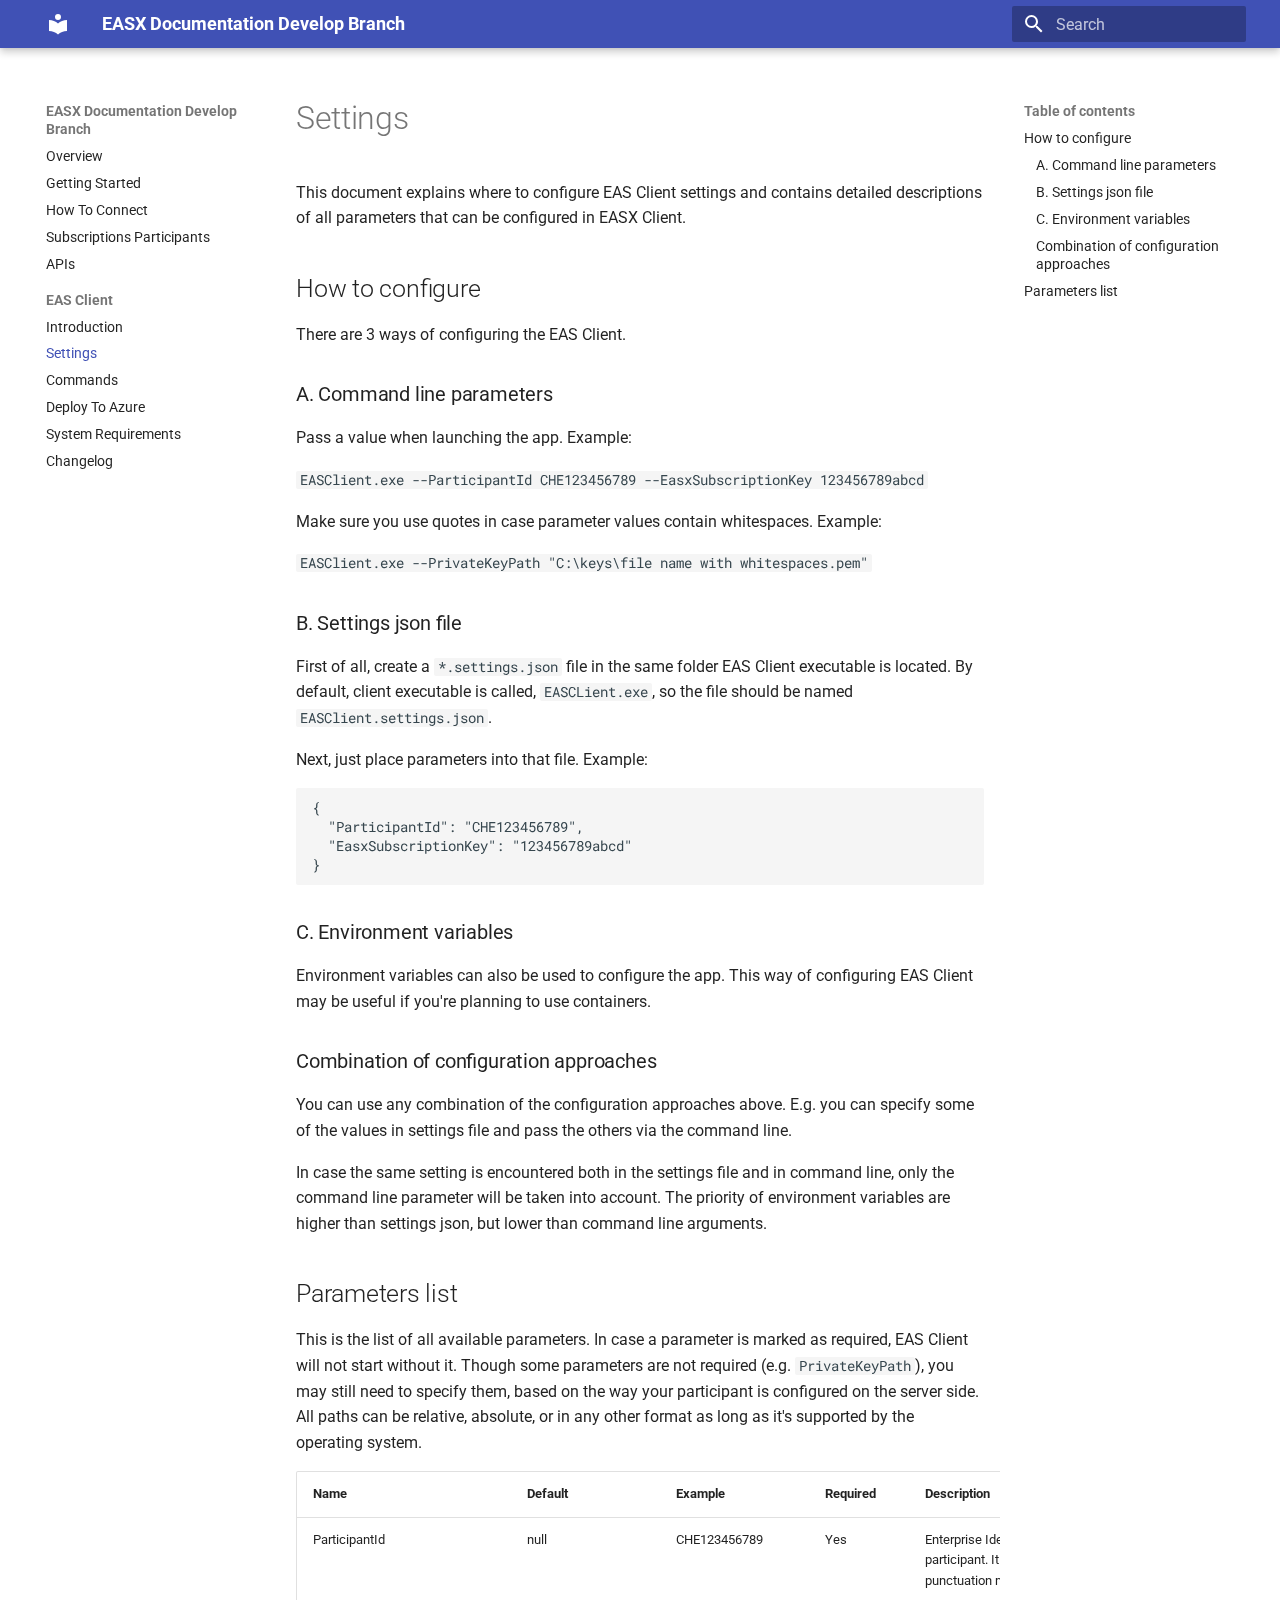
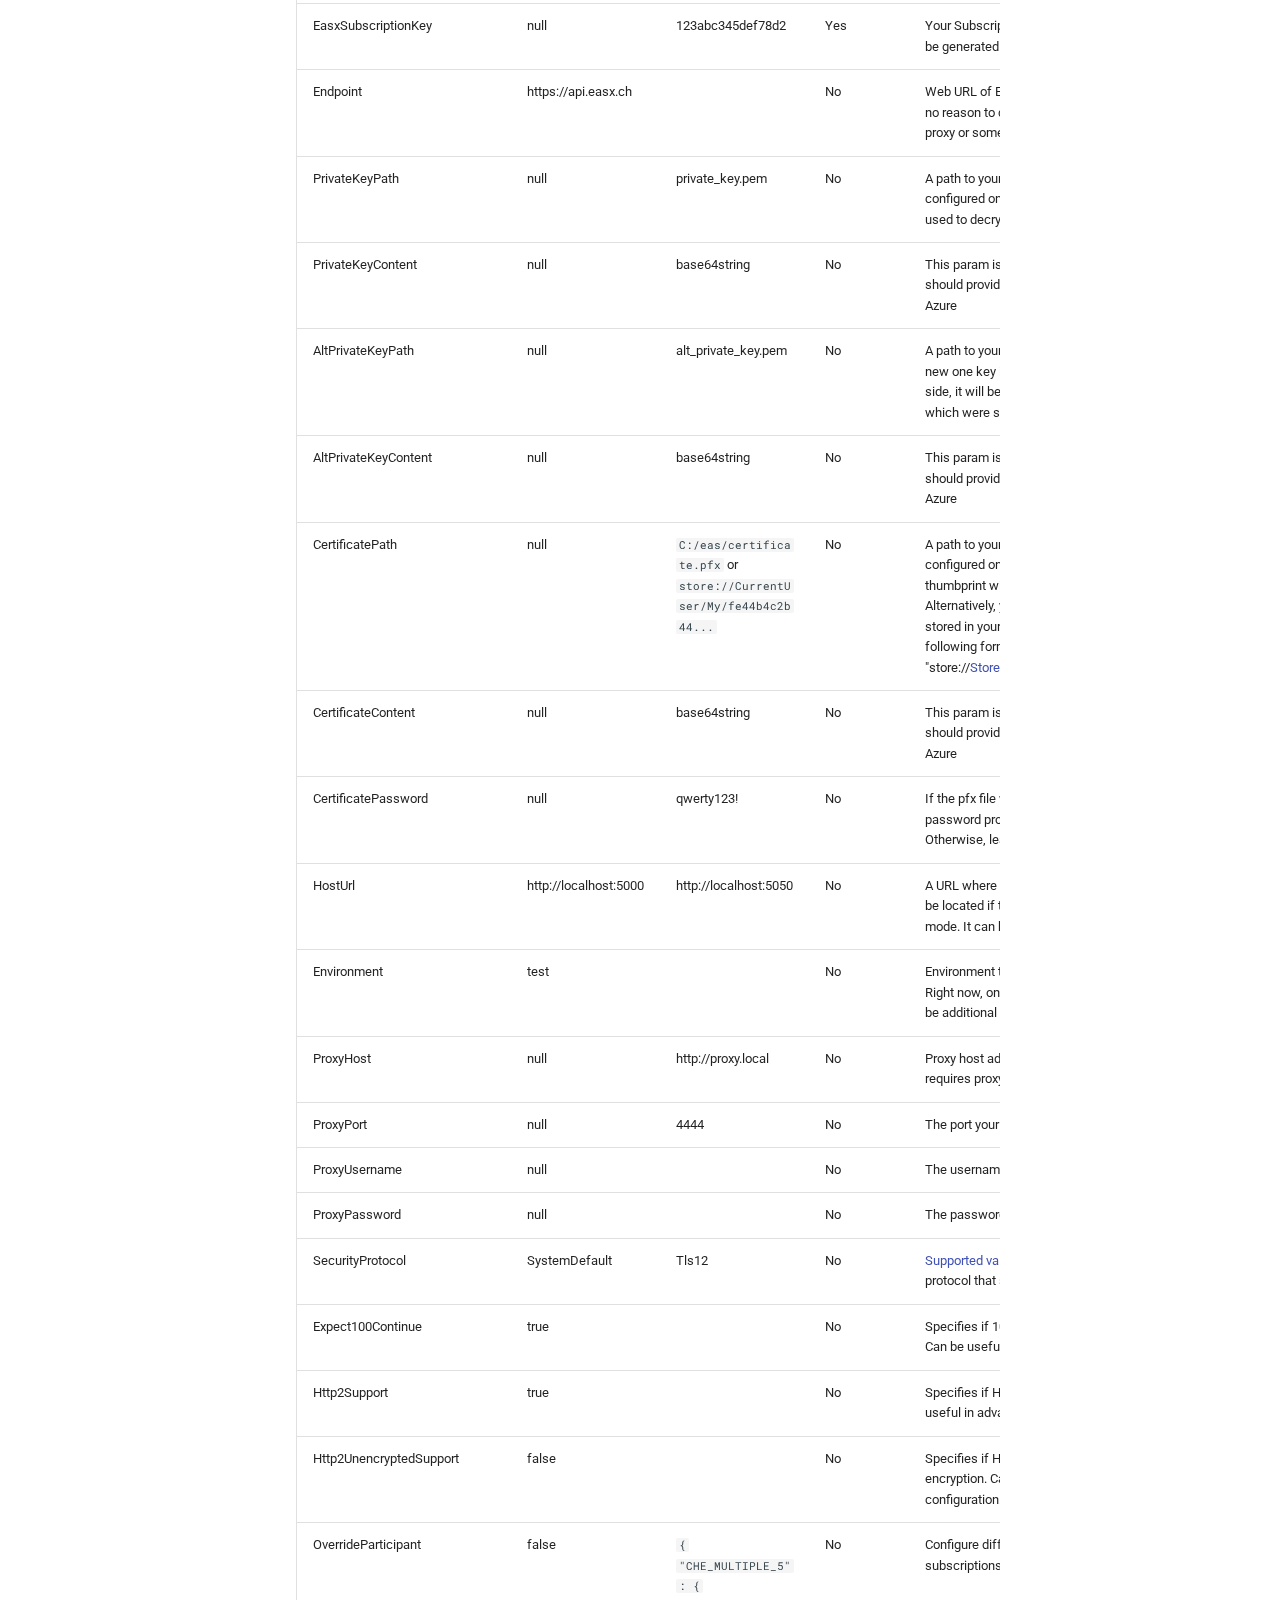
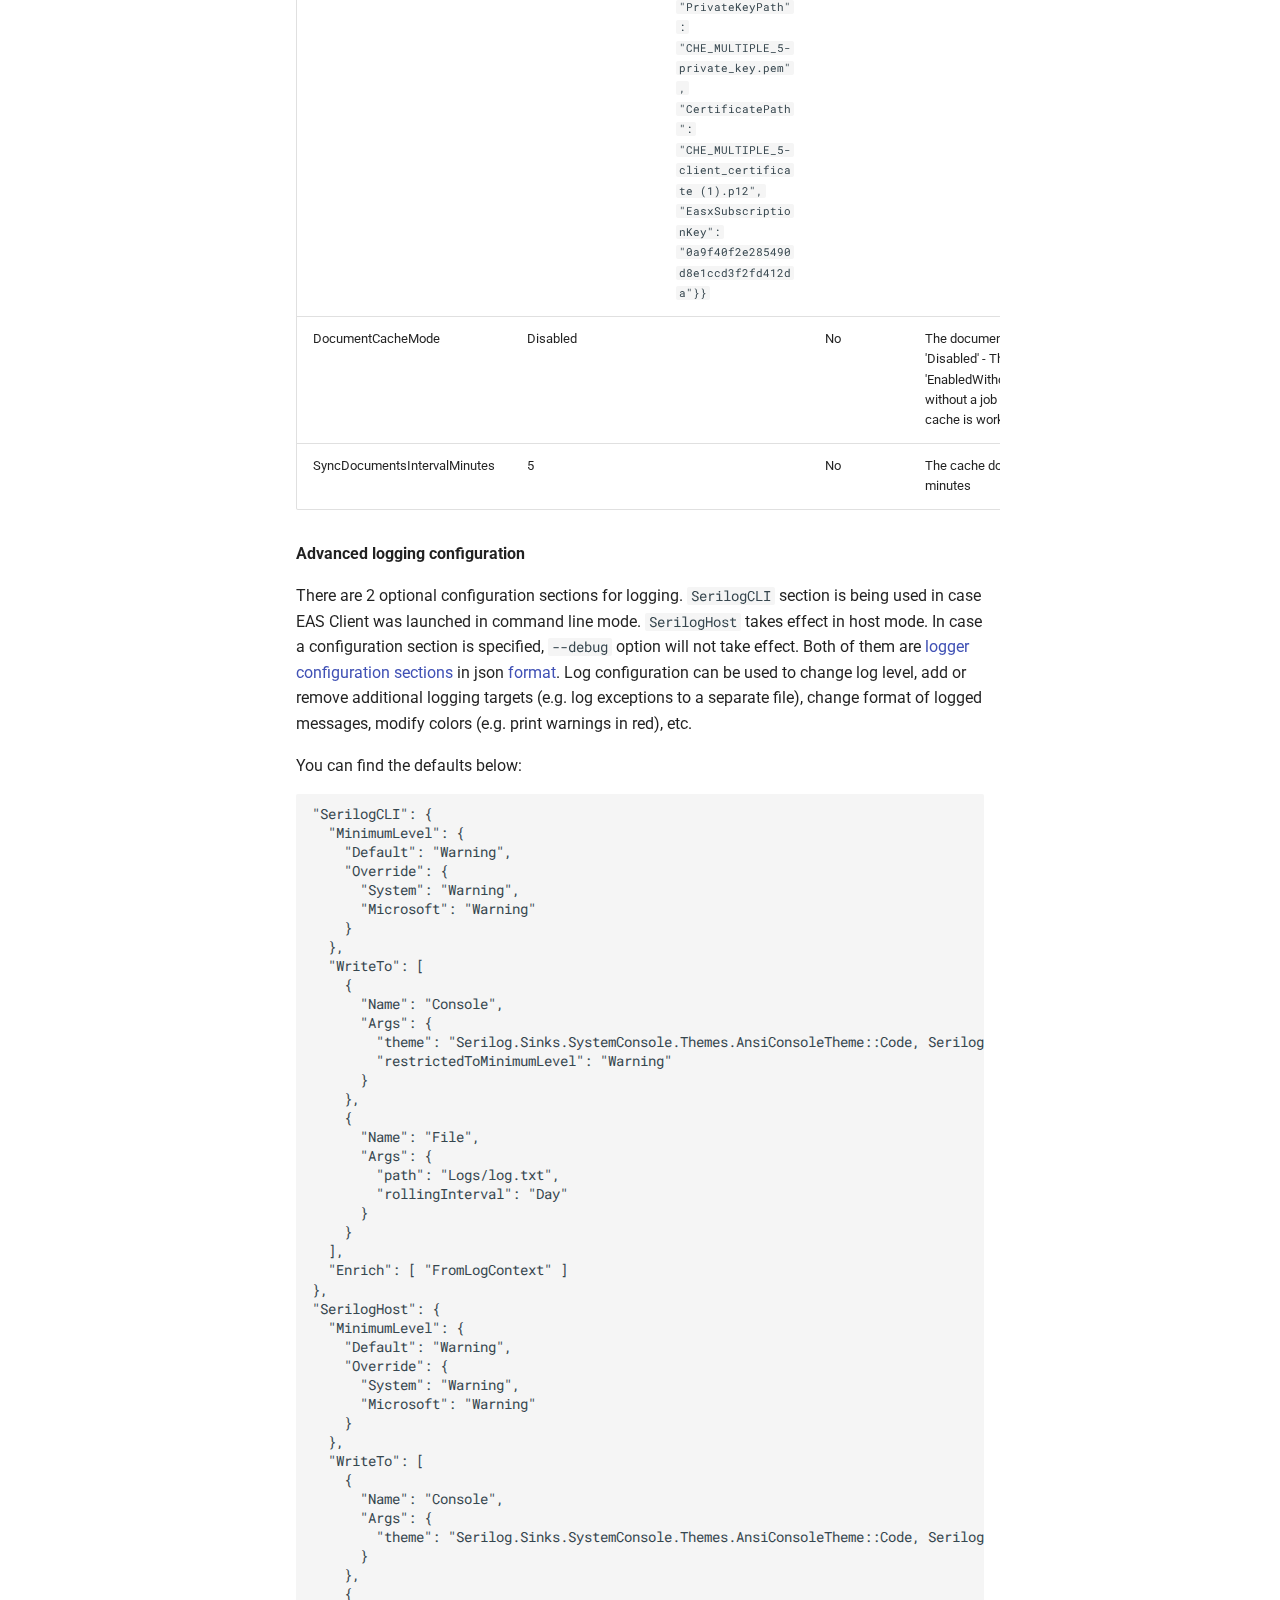
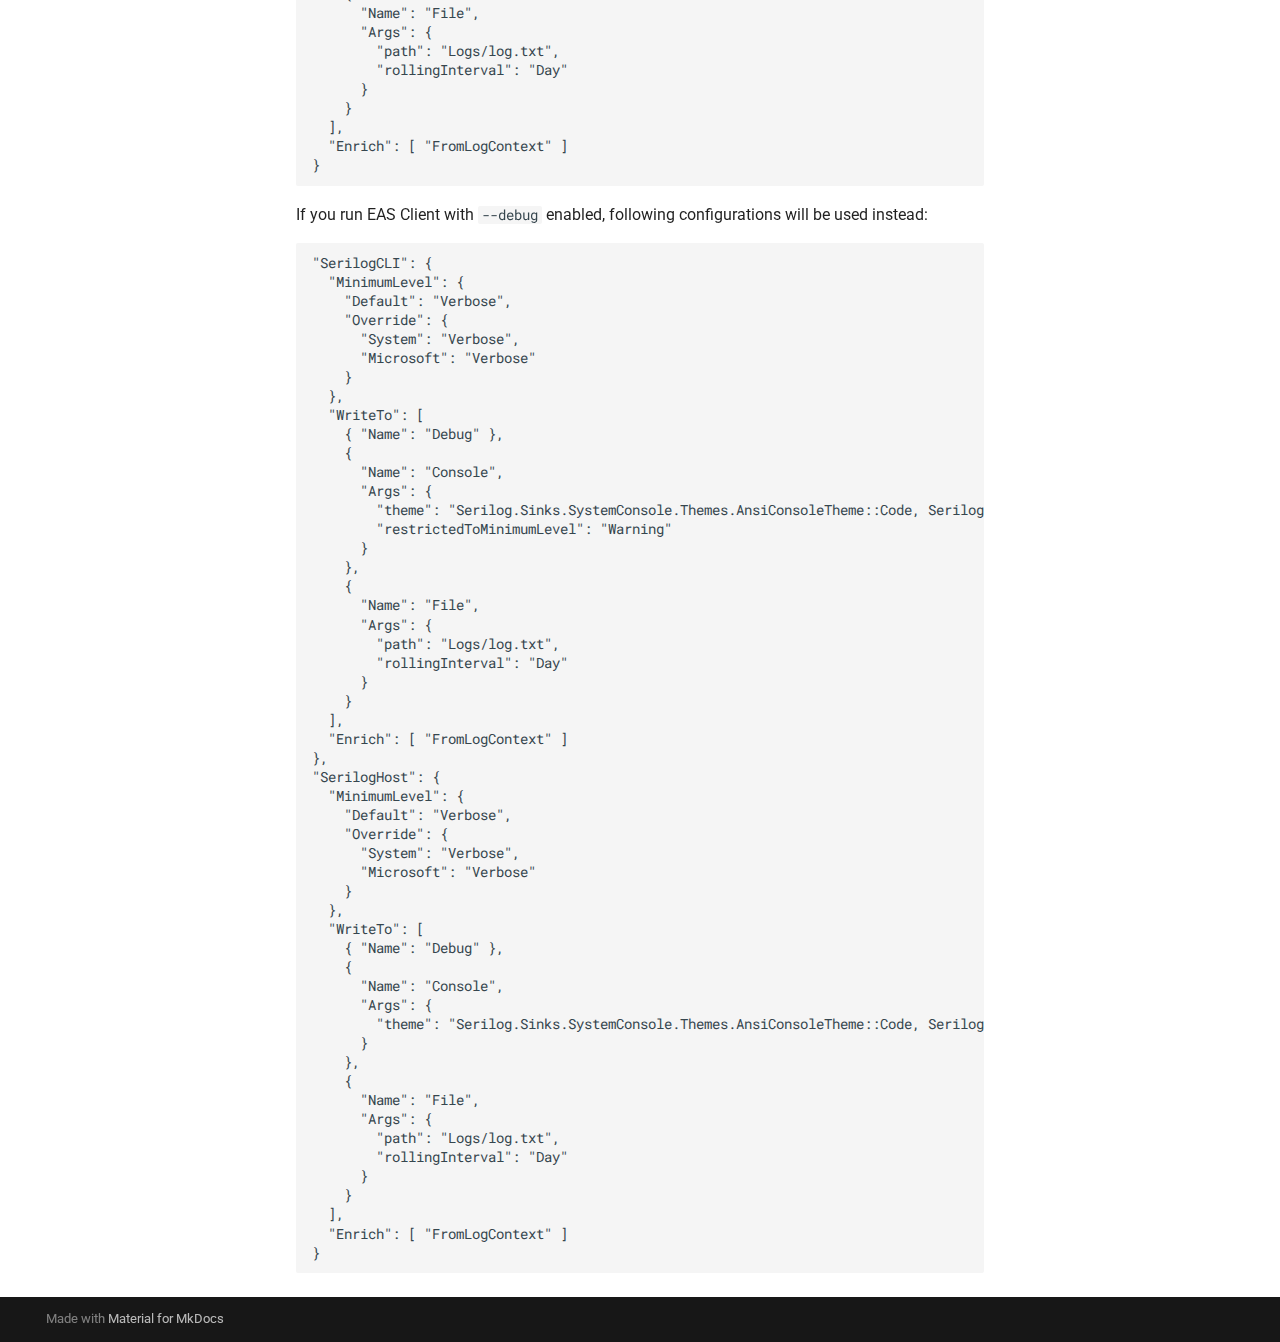
<file: EAS-Client/Settings/index.html>
<!doctype html>
<html lang="en" class="no-js">
  <head>
    
      <meta charset="utf-8">
      <meta name="viewport" content="width=device-width,initial-scale=1">
      
      
      
        <link rel="canonical" href="https://easx-community.github.io/easx-docs/EAS-Client/Settings/">
      
      
        <link rel="prev" href="../Introduction/">
      
      
        <link rel="next" href="../Commands/">
      
      
        
      
      
      <link rel="icon" href="../../assets/images/favicon.png">
      <meta name="generator" content="mkdocs-1.6.1, mkdocs-material-9.7.1">
    
    
      
        <title>Settings - EASX Documentation Develop Branch</title>
      
    
    
      <link rel="stylesheet" href="../../assets/stylesheets/main.484c7ddc.min.css">
      
      


    
    
      
    
    
      
        
        
        <link rel="preconnect" href="https://fonts.gstatic.com" crossorigin>
        <link rel="stylesheet" href="https://fonts.googleapis.com/css?family=Roboto:300,300i,400,400i,700,700i%7CRoboto+Mono:400,400i,700,700i&display=fallback">
        <style>:root{--md-text-font:"Roboto";--md-code-font:"Roboto Mono"}</style>
      
    
    
    <script>__md_scope=new URL("../..",location),__md_hash=e=>[...e].reduce(((e,_)=>(e<<5)-e+_.charCodeAt(0)),0),__md_get=(e,_=localStorage,t=__md_scope)=>JSON.parse(_.getItem(t.pathname+"."+e)),__md_set=(e,_,t=localStorage,a=__md_scope)=>{try{t.setItem(a.pathname+"."+e,JSON.stringify(_))}catch(e){}}</script>
    
      

    
    
  </head>
  
  
    <body dir="ltr">
  
    
    <input class="md-toggle" data-md-toggle="drawer" type="checkbox" id="__drawer" autocomplete="off">
    <input class="md-toggle" data-md-toggle="search" type="checkbox" id="__search" autocomplete="off">
    <label class="md-overlay" for="__drawer"></label>
    <div data-md-component="skip">
      
        
        <a href="#how-to-configure" class="md-skip">
          Skip to content
        </a>
      
    </div>
    <div data-md-component="announce">
      
    </div>
    
    
      

  

<header class="md-header md-header--shadow" data-md-component="header">
  <nav class="md-header__inner md-grid" aria-label="Header">
    <a href="../.." title="EASX Documentation Develop Branch" class="md-header__button md-logo" aria-label="EASX Documentation Develop Branch" data-md-component="logo">
      
  
  <svg xmlns="http://www.w3.org/2000/svg" viewBox="0 0 24 24"><path d="M12 8a3 3 0 0 0 3-3 3 3 0 0 0-3-3 3 3 0 0 0-3 3 3 3 0 0 0 3 3m0 3.54C9.64 9.35 6.5 8 3 8v11c3.5 0 6.64 1.35 9 3.54 2.36-2.19 5.5-3.54 9-3.54V8c-3.5 0-6.64 1.35-9 3.54"/></svg>

    </a>
    <label class="md-header__button md-icon" for="__drawer">
      
      <svg xmlns="http://www.w3.org/2000/svg" viewBox="0 0 24 24"><path d="M3 6h18v2H3zm0 5h18v2H3zm0 5h18v2H3z"/></svg>
    </label>
    <div class="md-header__title" data-md-component="header-title">
      <div class="md-header__ellipsis">
        <div class="md-header__topic">
          <span class="md-ellipsis">
            EASX Documentation Develop Branch
          </span>
        </div>
        <div class="md-header__topic" data-md-component="header-topic">
          <span class="md-ellipsis">
            
              Settings
            
          </span>
        </div>
      </div>
    </div>
    
    
      <script>var palette=__md_get("__palette");if(palette&&palette.color){if("(prefers-color-scheme)"===palette.color.media){var media=matchMedia("(prefers-color-scheme: light)"),input=document.querySelector(media.matches?"[data-md-color-media='(prefers-color-scheme: light)']":"[data-md-color-media='(prefers-color-scheme: dark)']");palette.color.media=input.getAttribute("data-md-color-media"),palette.color.scheme=input.getAttribute("data-md-color-scheme"),palette.color.primary=input.getAttribute("data-md-color-primary"),palette.color.accent=input.getAttribute("data-md-color-accent")}for(var[key,value]of Object.entries(palette.color))document.body.setAttribute("data-md-color-"+key,value)}</script>
    
    
    
      
      
        <label class="md-header__button md-icon" for="__search">
          
          <svg xmlns="http://www.w3.org/2000/svg" viewBox="0 0 24 24"><path d="M9.5 3A6.5 6.5 0 0 1 16 9.5c0 1.61-.59 3.09-1.56 4.23l.27.27h.79l5 5-1.5 1.5-5-5v-.79l-.27-.27A6.52 6.52 0 0 1 9.5 16 6.5 6.5 0 0 1 3 9.5 6.5 6.5 0 0 1 9.5 3m0 2C7 5 5 7 5 9.5S7 14 9.5 14 14 12 14 9.5 12 5 9.5 5"/></svg>
        </label>
        <div class="md-search" data-md-component="search" role="dialog">
  <label class="md-search__overlay" for="__search"></label>
  <div class="md-search__inner" role="search">
    <form class="md-search__form" name="search">
      <input type="text" class="md-search__input" name="query" aria-label="Search" placeholder="Search" autocapitalize="off" autocorrect="off" autocomplete="off" spellcheck="false" data-md-component="search-query" required>
      <label class="md-search__icon md-icon" for="__search">
        
        <svg xmlns="http://www.w3.org/2000/svg" viewBox="0 0 24 24"><path d="M9.5 3A6.5 6.5 0 0 1 16 9.5c0 1.61-.59 3.09-1.56 4.23l.27.27h.79l5 5-1.5 1.5-5-5v-.79l-.27-.27A6.52 6.52 0 0 1 9.5 16 6.5 6.5 0 0 1 3 9.5 6.5 6.5 0 0 1 9.5 3m0 2C7 5 5 7 5 9.5S7 14 9.5 14 14 12 14 9.5 12 5 9.5 5"/></svg>
        
        <svg xmlns="http://www.w3.org/2000/svg" viewBox="0 0 24 24"><path d="M20 11v2H8l5.5 5.5-1.42 1.42L4.16 12l7.92-7.92L13.5 5.5 8 11z"/></svg>
      </label>
      <nav class="md-search__options" aria-label="Search">
        
        <button type="reset" class="md-search__icon md-icon" title="Clear" aria-label="Clear" tabindex="-1">
          
          <svg xmlns="http://www.w3.org/2000/svg" viewBox="0 0 24 24"><path d="M19 6.41 17.59 5 12 10.59 6.41 5 5 6.41 10.59 12 5 17.59 6.41 19 12 13.41 17.59 19 19 17.59 13.41 12z"/></svg>
        </button>
      </nav>
      
    </form>
    <div class="md-search__output">
      <div class="md-search__scrollwrap" tabindex="0" data-md-scrollfix>
        <div class="md-search-result" data-md-component="search-result">
          <div class="md-search-result__meta">
            Initializing search
          </div>
          <ol class="md-search-result__list" role="presentation"></ol>
        </div>
      </div>
    </div>
  </div>
</div>
      
    
    
  </nav>
  
</header>
    
    <div class="md-container" data-md-component="container">
      
      
        
          
        
      
      <main class="md-main" data-md-component="main">
        <div class="md-main__inner md-grid">
          
            
              
              <div class="md-sidebar md-sidebar--primary" data-md-component="sidebar" data-md-type="navigation" >
                <div class="md-sidebar__scrollwrap">
                  <div class="md-sidebar__inner">
                    



<nav class="md-nav md-nav--primary" aria-label="Navigation" data-md-level="0">
  <label class="md-nav__title" for="__drawer">
    <a href="../.." title="EASX Documentation Develop Branch" class="md-nav__button md-logo" aria-label="EASX Documentation Develop Branch" data-md-component="logo">
      
  
  <svg xmlns="http://www.w3.org/2000/svg" viewBox="0 0 24 24"><path d="M12 8a3 3 0 0 0 3-3 3 3 0 0 0-3-3 3 3 0 0 0-3 3 3 3 0 0 0 3 3m0 3.54C9.64 9.35 6.5 8 3 8v11c3.5 0 6.64 1.35 9 3.54 2.36-2.19 5.5-3.54 9-3.54V8c-3.5 0-6.64 1.35-9 3.54"/></svg>

    </a>
    EASX Documentation Develop Branch
  </label>
  
  <ul class="md-nav__list" data-md-scrollfix>
    
      
      
  
  
  
  
    <li class="md-nav__item">
      <a href="../../Overview/" class="md-nav__link">
        
  
  
  <span class="md-ellipsis">
    
  
    Overview
  

    
  </span>
  
  

      </a>
    </li>
  

    
      
      
  
  
  
  
    <li class="md-nav__item">
      <a href="../../Getting-Started/" class="md-nav__link">
        
  
  
  <span class="md-ellipsis">
    
  
    Getting Started
  

    
  </span>
  
  

      </a>
    </li>
  

    
      
      
  
  
  
  
    <li class="md-nav__item">
      <a href="../../How-To-Connect/" class="md-nav__link">
        
  
  
  <span class="md-ellipsis">
    
  
    How To Connect
  

    
  </span>
  
  

      </a>
    </li>
  

    
      
      
  
  
  
  
    <li class="md-nav__item">
      <a href="../../Subscriptions--Participants/" class="md-nav__link">
        
  
  
  <span class="md-ellipsis">
    
  
    Subscriptions Participants
  

    
  </span>
  
  

      </a>
    </li>
  

    
      
      
  
  
  
  
    <li class="md-nav__item">
      <a href="../../APIs/" class="md-nav__link">
        
  
  
  <span class="md-ellipsis">
    
  
    APIs
  

    
  </span>
  
  

      </a>
    </li>
  

    
      
      
  
  
    
  
  
  
    
    
    
    
      
        
        
      
    
    
    <li class="md-nav__item md-nav__item--active md-nav__item--section md-nav__item--nested">
      
        
        
        <input class="md-nav__toggle md-toggle " type="checkbox" id="__nav_6" checked>
        
          
          <label class="md-nav__link" for="__nav_6" id="__nav_6_label" tabindex="">
            
  
  
  <span class="md-ellipsis">
    
  
    EAS Client
  

    
  </span>
  
  

            <span class="md-nav__icon md-icon"></span>
          </label>
        
        <nav class="md-nav" data-md-level="1" aria-labelledby="__nav_6_label" aria-expanded="true">
          <label class="md-nav__title" for="__nav_6">
            <span class="md-nav__icon md-icon"></span>
            
  
    EAS Client
  

          </label>
          <ul class="md-nav__list" data-md-scrollfix>
            
              
                
  
  
  
  
    <li class="md-nav__item">
      <a href="../Introduction/" class="md-nav__link">
        
  
  
  <span class="md-ellipsis">
    
  
    Introduction
  

    
  </span>
  
  

      </a>
    </li>
  

              
            
              
                
  
  
    
  
  
  
    <li class="md-nav__item md-nav__item--active">
      
      <input class="md-nav__toggle md-toggle" type="checkbox" id="__toc">
      
      
      
        <label class="md-nav__link md-nav__link--active" for="__toc">
          
  
  
  <span class="md-ellipsis">
    
  
    Settings
  

    
  </span>
  
  

          <span class="md-nav__icon md-icon"></span>
        </label>
      
      <a href="./" class="md-nav__link md-nav__link--active">
        
  
  
  <span class="md-ellipsis">
    
  
    Settings
  

    
  </span>
  
  

      </a>
      
        

<nav class="md-nav md-nav--secondary" aria-label="Table of contents">
  
  
  
  
    <label class="md-nav__title" for="__toc">
      <span class="md-nav__icon md-icon"></span>
      Table of contents
    </label>
    <ul class="md-nav__list" data-md-component="toc" data-md-scrollfix>
      
        <li class="md-nav__item">
  <a href="#how-to-configure" class="md-nav__link">
    <span class="md-ellipsis">
      
        How to configure
      
    </span>
  </a>
  
    <nav class="md-nav" aria-label="How to configure">
      <ul class="md-nav__list">
        
          <li class="md-nav__item">
  <a href="#a-command-line-parameters" class="md-nav__link">
    <span class="md-ellipsis">
      
        A. Command line parameters
      
    </span>
  </a>
  
</li>
        
          <li class="md-nav__item">
  <a href="#b-settings-json-file" class="md-nav__link">
    <span class="md-ellipsis">
      
        B. Settings json file
      
    </span>
  </a>
  
</li>
        
          <li class="md-nav__item">
  <a href="#c-environment-variables" class="md-nav__link">
    <span class="md-ellipsis">
      
        C. Environment variables
      
    </span>
  </a>
  
</li>
        
          <li class="md-nav__item">
  <a href="#combination-of-configuration-approaches" class="md-nav__link">
    <span class="md-ellipsis">
      
        Combination of configuration approaches
      
    </span>
  </a>
  
</li>
        
      </ul>
    </nav>
  
</li>
      
        <li class="md-nav__item">
  <a href="#parameters-list" class="md-nav__link">
    <span class="md-ellipsis">
      
        Parameters list
      
    </span>
  </a>
  
</li>
      
    </ul>
  
</nav>
      
    </li>
  

              
            
              
                
  
  
  
  
    <li class="md-nav__item">
      <a href="../Commands/" class="md-nav__link">
        
  
  
  <span class="md-ellipsis">
    
  
    Commands
  

    
  </span>
  
  

      </a>
    </li>
  

              
            
              
                
  
  
  
  
    <li class="md-nav__item">
      <a href="../Deploy-To-Azure/" class="md-nav__link">
        
  
  
  <span class="md-ellipsis">
    
  
    Deploy To Azure
  

    
  </span>
  
  

      </a>
    </li>
  

              
            
              
                
  
  
  
  
    <li class="md-nav__item">
      <a href="../System-Requirements/" class="md-nav__link">
        
  
  
  <span class="md-ellipsis">
    
  
    System Requirements
  

    
  </span>
  
  

      </a>
    </li>
  

              
            
              
                
  
  
  
  
    <li class="md-nav__item">
      <a href="../Changelog/" class="md-nav__link">
        
  
  
  <span class="md-ellipsis">
    
  
    Changelog
  

    
  </span>
  
  

      </a>
    </li>
  

              
            
          </ul>
        </nav>
      
    </li>
  

    
  </ul>
</nav>
                  </div>
                </div>
              </div>
            
            
              
              <div class="md-sidebar md-sidebar--secondary" data-md-component="sidebar" data-md-type="toc" >
                <div class="md-sidebar__scrollwrap">
                  <div class="md-sidebar__inner">
                    

<nav class="md-nav md-nav--secondary" aria-label="Table of contents">
  
  
  
  
    <label class="md-nav__title" for="__toc">
      <span class="md-nav__icon md-icon"></span>
      Table of contents
    </label>
    <ul class="md-nav__list" data-md-component="toc" data-md-scrollfix>
      
        <li class="md-nav__item">
  <a href="#how-to-configure" class="md-nav__link">
    <span class="md-ellipsis">
      
        How to configure
      
    </span>
  </a>
  
    <nav class="md-nav" aria-label="How to configure">
      <ul class="md-nav__list">
        
          <li class="md-nav__item">
  <a href="#a-command-line-parameters" class="md-nav__link">
    <span class="md-ellipsis">
      
        A. Command line parameters
      
    </span>
  </a>
  
</li>
        
          <li class="md-nav__item">
  <a href="#b-settings-json-file" class="md-nav__link">
    <span class="md-ellipsis">
      
        B. Settings json file
      
    </span>
  </a>
  
</li>
        
          <li class="md-nav__item">
  <a href="#c-environment-variables" class="md-nav__link">
    <span class="md-ellipsis">
      
        C. Environment variables
      
    </span>
  </a>
  
</li>
        
          <li class="md-nav__item">
  <a href="#combination-of-configuration-approaches" class="md-nav__link">
    <span class="md-ellipsis">
      
        Combination of configuration approaches
      
    </span>
  </a>
  
</li>
        
      </ul>
    </nav>
  
</li>
      
        <li class="md-nav__item">
  <a href="#parameters-list" class="md-nav__link">
    <span class="md-ellipsis">
      
        Parameters list
      
    </span>
  </a>
  
</li>
      
    </ul>
  
</nav>
                  </div>
                </div>
              </div>
            
          
          
            <div class="md-content" data-md-component="content">
              
              <article class="md-content__inner md-typeset">
                
                  



  <h1>Settings</h1>

<p>This document explains where to configure EAS Client settings and contains detailed descriptions of all parameters that can be configured in EASX Client.</p>
<h2 id="how-to-configure">How to configure<a class="headerlink" href="#how-to-configure" title="Permanent link">&para;</a></h2>
<p>There are 3 ways of configuring the EAS Client.</p>
<h3 id="a-command-line-parameters">A. Command line parameters<a class="headerlink" href="#a-command-line-parameters" title="Permanent link">&para;</a></h3>
<p>Pass a value when launching the app. Example:</p>
<p><code>EASClient.exe --ParticipantId CHE123456789 --EasxSubscriptionKey 123456789abcd</code></p>
<p>Make sure you use quotes in case parameter values contain whitespaces. Example:</p>
<p><code>EASClient.exe --PrivateKeyPath "C:\keys\file name with whitespaces.pem"</code></p>
<h3 id="b-settings-json-file">B. Settings json file<a class="headerlink" href="#b-settings-json-file" title="Permanent link">&para;</a></h3>
<p>First of all, create a <code>*.settings.json</code> file in the same folder EAS Client executable is located. By default, client executable is called, <code>EASCLient.exe</code>, so the file should be named <code>EASClient.settings.json</code>.</p>
<p>Next, just place parameters into that file. Example:</p>
<pre><code class="language-json">{
  &quot;ParticipantId&quot;: &quot;CHE123456789&quot;,
  &quot;EasxSubscriptionKey&quot;: &quot;123456789abcd&quot;
}
</code></pre>
<h3 id="c-environment-variables">C. Environment variables<a class="headerlink" href="#c-environment-variables" title="Permanent link">&para;</a></h3>
<p>Environment variables can also be used to configure the app. This way of configuring EAS Client may be useful if you're planning to use containers.</p>
<h3 id="combination-of-configuration-approaches">Combination of configuration approaches<a class="headerlink" href="#combination-of-configuration-approaches" title="Permanent link">&para;</a></h3>
<p>You can use any combination of the configuration approaches above. 
E.g. you can specify some of the values in settings file and pass the others via the command line.</p>
<p>In case the same setting is encountered both in the settings file and in command line, only the command line parameter will be taken into account.
The priority of environment variables are higher than settings json, but lower than command line arguments.</p>
<h2 id="parameters-list">Parameters list<a class="headerlink" href="#parameters-list" title="Permanent link">&para;</a></h2>
<p>This is the list of all available parameters. In case a parameter is marked as required, EAS Client will not start without it. Though some parameters are not required (e.g. <code>PrivateKeyPath</code>), you may still need to specify them, based on the way your participant is configured on the server side.
All paths can be relative, absolute, or in any other format as long as it's supported by the operating system.</p>
<table>
<thead>
<tr>
<th>Name</th>
<th>Default</th>
<th>Example</th>
<th>Required</th>
<th>Description</th>
</tr>
</thead>
<tbody>
<tr>
<td>ParticipantId</td>
<td>null</td>
<td>CHE123456789</td>
<td>Yes</td>
<td>Enterprise Identification Number (UID) of the participant. It should not include whitespaces, punctuation marks or any extra characters.</td>
</tr>
<tr>
<td>EasxSubscriptionKey</td>
<td>null</td>
<td>123abc345def78d2</td>
<td>Yes</td>
<td>Your Subscription Key. The one for testing can be generated in EASX Developer Portal.</td>
</tr>
<tr>
<td>Endpoint</td>
<td>https://api.easx.ch</td>
<td></td>
<td>No</td>
<td>Web URL of EASX Server API. Usually, there is no reason to change it, unless you are using a proxy or some kind of a firewall.</td>
</tr>
<tr>
<td>PrivateKeyPath</td>
<td>null</td>
<td>private_key.pem</td>
<td>No</td>
<td>A path to your private key file. After it is configured on the EASX Server side, it will be used to decrypt and sign messages.</td>
</tr>
<tr>
<td>PrivateKeyContent</td>
<td>null</td>
<td>base64string</td>
<td>No</td>
<td>This param is used for Docker Container. You should provide it as reference to Key Vault in Azure</td>
</tr>
<tr>
<td>AltPrivateKeyPath</td>
<td>null</td>
<td>alt_private_key.pem</td>
<td>No</td>
<td>A path to your alternate private key file. After a new one key is configured on the EASX Server side, it will be used to decrypt messages, which were sign by old key.</td>
</tr>
<tr>
<td>AltPrivateKeyContent</td>
<td>null</td>
<td>base64string</td>
<td>No</td>
<td>This param is used for Docker Container. You should provide it as reference to Key Vault in Azure</td>
</tr>
<tr>
<td>CertificatePath</td>
<td>null</td>
<td><code>C:/eas/certificate.pfx</code> or <code>store://CurrentUser/My/fe44b4c2b44...</code></td>
<td>No</td>
<td>A path to your client certificate file. If it is configured on the EASX Server side, it's thumbprint will be used to validate requests. Alternatively, you can specify a certificate stored in your Operating System by using the following format: "store://<a href="https://docs.microsoft.com/en-us/dotnet/api/system.security.cryptography.x509certificates.storelocation?view=net-5.0">StoreLocation</a>/<a href="https://docs.microsoft.com/en-us/dotnet/api/system.security.cryptography.x509certificates.storename?view=net-5.0">StoreName</a>/thumbprint"</td>
</tr>
<tr>
<td>CertificateContent</td>
<td>null</td>
<td>base64string</td>
<td>No</td>
<td>This param is used for Docker Container. You should provide it as reference to Key Vault in Azure</td>
</tr>
<tr>
<td>CertificatePassword</td>
<td>null</td>
<td>qwerty123!</td>
<td>No</td>
<td>If the pfx file with a client certificate is password protected, specify it here. Otherwise, leave this field as null.</td>
</tr>
<tr>
<td>HostUrl</td>
<td>http://localhost:5000</td>
<td>http://localhost:5050</td>
<td>No</td>
<td>A URL where client GUI and Swagger should be located if the client was launched in a host mode. It can be any valid URL.</td>
</tr>
<tr>
<td>Environment</td>
<td>test</td>
<td></td>
<td>No</td>
<td>Environment that is used by the EAS Client. Right now, only "test" is supported. There will be additional values like "prod" in future.</td>
</tr>
<tr>
<td>ProxyHost</td>
<td>null</td>
<td>http://proxy.local</td>
<td>No</td>
<td>Proxy host address in case your system requires proxy to access internet.</td>
</tr>
<tr>
<td>ProxyPort</td>
<td>null</td>
<td>4444</td>
<td>No</td>
<td>The port your proxy host is running on.</td>
</tr>
<tr>
<td>ProxyUsername</td>
<td>null</td>
<td></td>
<td>No</td>
<td>The username for the configured proxy.</td>
</tr>
<tr>
<td>ProxyPassword</td>
<td>null</td>
<td></td>
<td>No</td>
<td>The password for the configured proxy.</td>
</tr>
<tr>
<td>SecurityProtocol</td>
<td>SystemDefault</td>
<td>Tls12</td>
<td>No</td>
<td><a href="https://docs.microsoft.com/en-us/dotnet/api/system.net.securityprotocoltype">Supported values.</a> Specifies the security protocol that should be used.</td>
</tr>
<tr>
<td>Expect100Continue</td>
<td>true</td>
<td></td>
<td>No</td>
<td>Specifies if 100-Continue behavior is enabled. Can be useful in advanced proxy configuration.</td>
</tr>
<tr>
<td>Http2Support</td>
<td>true</td>
<td></td>
<td>No</td>
<td>Specifies if HTTP2 should be enabled. Can be useful in advanced proxy configuration.</td>
</tr>
<tr>
<td>Http2UnencryptedSupport</td>
<td>false</td>
<td></td>
<td>No</td>
<td>Specifies if HTTP2 can be used without encryption. Can be useful in advanced proxy configuration.</td>
</tr>
<tr>
<td>OverrideParticipant</td>
<td>false</td>
<td><code>{ "CHE_MULTIPLE_5": { "PrivateKeyPath": "CHE_MULTIPLE_5-private_key.pem", "CertificatePath": "CHE_MULTIPLE_5-client_certificate (1).p12", "EasxSubscriptionKey": "0a9f40f2e285490d8e1ccd3f2fd412da"}}</code></td>
<td>No</td>
<td>Configure different keys, certificates or subscriptions for accessible participants</td>
</tr>
<tr>
<td>DocumentCacheMode</td>
<td>Disabled</td>
<td></td>
<td>No</td>
<td>The document cache mode. Possible values: 'Disabled' - The cache is not working, 'EnabledWithoutPrefetch' - The cache working without a job in parallel mode, 'Enabled' - the cache is working.</td>
</tr>
<tr>
<td>SyncDocumentsIntervalMinutes</td>
<td>5</td>
<td></td>
<td>No</td>
<td>The cache document task execution interval in minutes</td>
</tr>
</tbody>
</table>
<p><strong>Advanced logging configuration</strong></p>
<p>There are 2 optional configuration sections for logging. <code>SerilogCLI</code> section is being used in case EAS Client was launched in command line mode. <code>SerilogHost</code> takes effect in host mode. In case a configuration section is specified, <code>--debug</code> option will not take effect.
Both of them are <a href="https://github.com/serilog/serilog/wiki/Configuration-Basics">logger configuration sections</a> in json <a href="https://github.com/serilog/serilog-settings-configuration">format</a>. Log configuration can be used to change log level, add or remove additional logging targets (e.g. log exceptions to a separate file), change format of logged messages, modify colors (e.g. print warnings in red), etc.</p>
<p>You can find the defaults below:</p>
<pre><code class="language-json">&quot;SerilogCLI&quot;: {
  &quot;MinimumLevel&quot;: {
    &quot;Default&quot;: &quot;Warning&quot;,
    &quot;Override&quot;: {
      &quot;System&quot;: &quot;Warning&quot;,
      &quot;Microsoft&quot;: &quot;Warning&quot;
    }
  },
  &quot;WriteTo&quot;: [
    {
      &quot;Name&quot;: &quot;Console&quot;,
      &quot;Args&quot;: {
        &quot;theme&quot;: &quot;Serilog.Sinks.SystemConsole.Themes.AnsiConsoleTheme::Code, Serilog.Sinks.Console&quot;,
        &quot;restrictedToMinimumLevel&quot;: &quot;Warning&quot;
      }
    },
    {
      &quot;Name&quot;: &quot;File&quot;,
      &quot;Args&quot;: {
        &quot;path&quot;: &quot;Logs/log.txt&quot;,
        &quot;rollingInterval&quot;: &quot;Day&quot;
      }
    }
  ],
  &quot;Enrich&quot;: [ &quot;FromLogContext&quot; ]
},
&quot;SerilogHost&quot;: {
  &quot;MinimumLevel&quot;: {
    &quot;Default&quot;: &quot;Warning&quot;,
    &quot;Override&quot;: {
      &quot;System&quot;: &quot;Warning&quot;,
      &quot;Microsoft&quot;: &quot;Warning&quot;
    }
  },
  &quot;WriteTo&quot;: [
    {
      &quot;Name&quot;: &quot;Console&quot;,
      &quot;Args&quot;: {
        &quot;theme&quot;: &quot;Serilog.Sinks.SystemConsole.Themes.AnsiConsoleTheme::Code, Serilog.Sinks.Console&quot;
      }
    },
    {
      &quot;Name&quot;: &quot;File&quot;,
      &quot;Args&quot;: {
        &quot;path&quot;: &quot;Logs/log.txt&quot;,
        &quot;rollingInterval&quot;: &quot;Day&quot;
      }
    }
  ],
  &quot;Enrich&quot;: [ &quot;FromLogContext&quot; ]
}
</code></pre>
<p>If you run EAS Client with <code>--debug</code> enabled, following configurations will be used instead:</p>
<pre><code class="language-json">&quot;SerilogCLI&quot;: {
  &quot;MinimumLevel&quot;: {
    &quot;Default&quot;: &quot;Verbose&quot;,
    &quot;Override&quot;: {
      &quot;System&quot;: &quot;Verbose&quot;,
      &quot;Microsoft&quot;: &quot;Verbose&quot;
    }
  },
  &quot;WriteTo&quot;: [
    { &quot;Name&quot;: &quot;Debug&quot; },
    {
      &quot;Name&quot;: &quot;Console&quot;,
      &quot;Args&quot;: {
        &quot;theme&quot;: &quot;Serilog.Sinks.SystemConsole.Themes.AnsiConsoleTheme::Code, Serilog.Sinks.Console&quot;,
        &quot;restrictedToMinimumLevel&quot;: &quot;Warning&quot;
      }
    },
    {
      &quot;Name&quot;: &quot;File&quot;,
      &quot;Args&quot;: {
        &quot;path&quot;: &quot;Logs/log.txt&quot;,
        &quot;rollingInterval&quot;: &quot;Day&quot;
      }
    }
  ],
  &quot;Enrich&quot;: [ &quot;FromLogContext&quot; ]
},
&quot;SerilogHost&quot;: {
  &quot;MinimumLevel&quot;: {
    &quot;Default&quot;: &quot;Verbose&quot;,
    &quot;Override&quot;: {
      &quot;System&quot;: &quot;Verbose&quot;,
      &quot;Microsoft&quot;: &quot;Verbose&quot;
    }
  },
  &quot;WriteTo&quot;: [
    { &quot;Name&quot;: &quot;Debug&quot; },
    {
      &quot;Name&quot;: &quot;Console&quot;,
      &quot;Args&quot;: {
        &quot;theme&quot;: &quot;Serilog.Sinks.SystemConsole.Themes.AnsiConsoleTheme::Code, Serilog.Sinks.Console&quot;
      }
    },
    {
      &quot;Name&quot;: &quot;File&quot;,
      &quot;Args&quot;: {
        &quot;path&quot;: &quot;Logs/log.txt&quot;,
        &quot;rollingInterval&quot;: &quot;Day&quot;
      }
    }
  ],
  &quot;Enrich&quot;: [ &quot;FromLogContext&quot; ]
}
</code></pre>












                
              </article>
            </div>
          
          
<script>var target=document.getElementById(location.hash.slice(1));target&&target.name&&(target.checked=target.name.startsWith("__tabbed_"))</script>
        </div>
        
      </main>
      
        <footer class="md-footer">
  
  <div class="md-footer-meta md-typeset">
    <div class="md-footer-meta__inner md-grid">
      <div class="md-copyright">
  
  
    Made with
    <a href="https://squidfunk.github.io/mkdocs-material/" target="_blank" rel="noopener">
      Material for MkDocs
    </a>
  
</div>
      
    </div>
  </div>
</footer>
      
    </div>
    <div class="md-dialog" data-md-component="dialog">
      <div class="md-dialog__inner md-typeset"></div>
    </div>
    
    
    
      
      
      <script id="__config" type="application/json">{"annotate": null, "base": "../..", "features": ["navigation.expand", "navigation.sections"], "search": "../../assets/javascripts/workers/search.2c215733.min.js", "tags": null, "translations": {"clipboard.copied": "Copied to clipboard", "clipboard.copy": "Copy to clipboard", "search.result.more.one": "1 more on this page", "search.result.more.other": "# more on this page", "search.result.none": "No matching documents", "search.result.one": "1 matching document", "search.result.other": "# matching documents", "search.result.placeholder": "Type to start searching", "search.result.term.missing": "Missing", "select.version": "Select version"}, "version": null}</script>
    
    
      <script src="../../assets/javascripts/bundle.79ae519e.min.js"></script>
      
    
  </body>
</html>
</file>
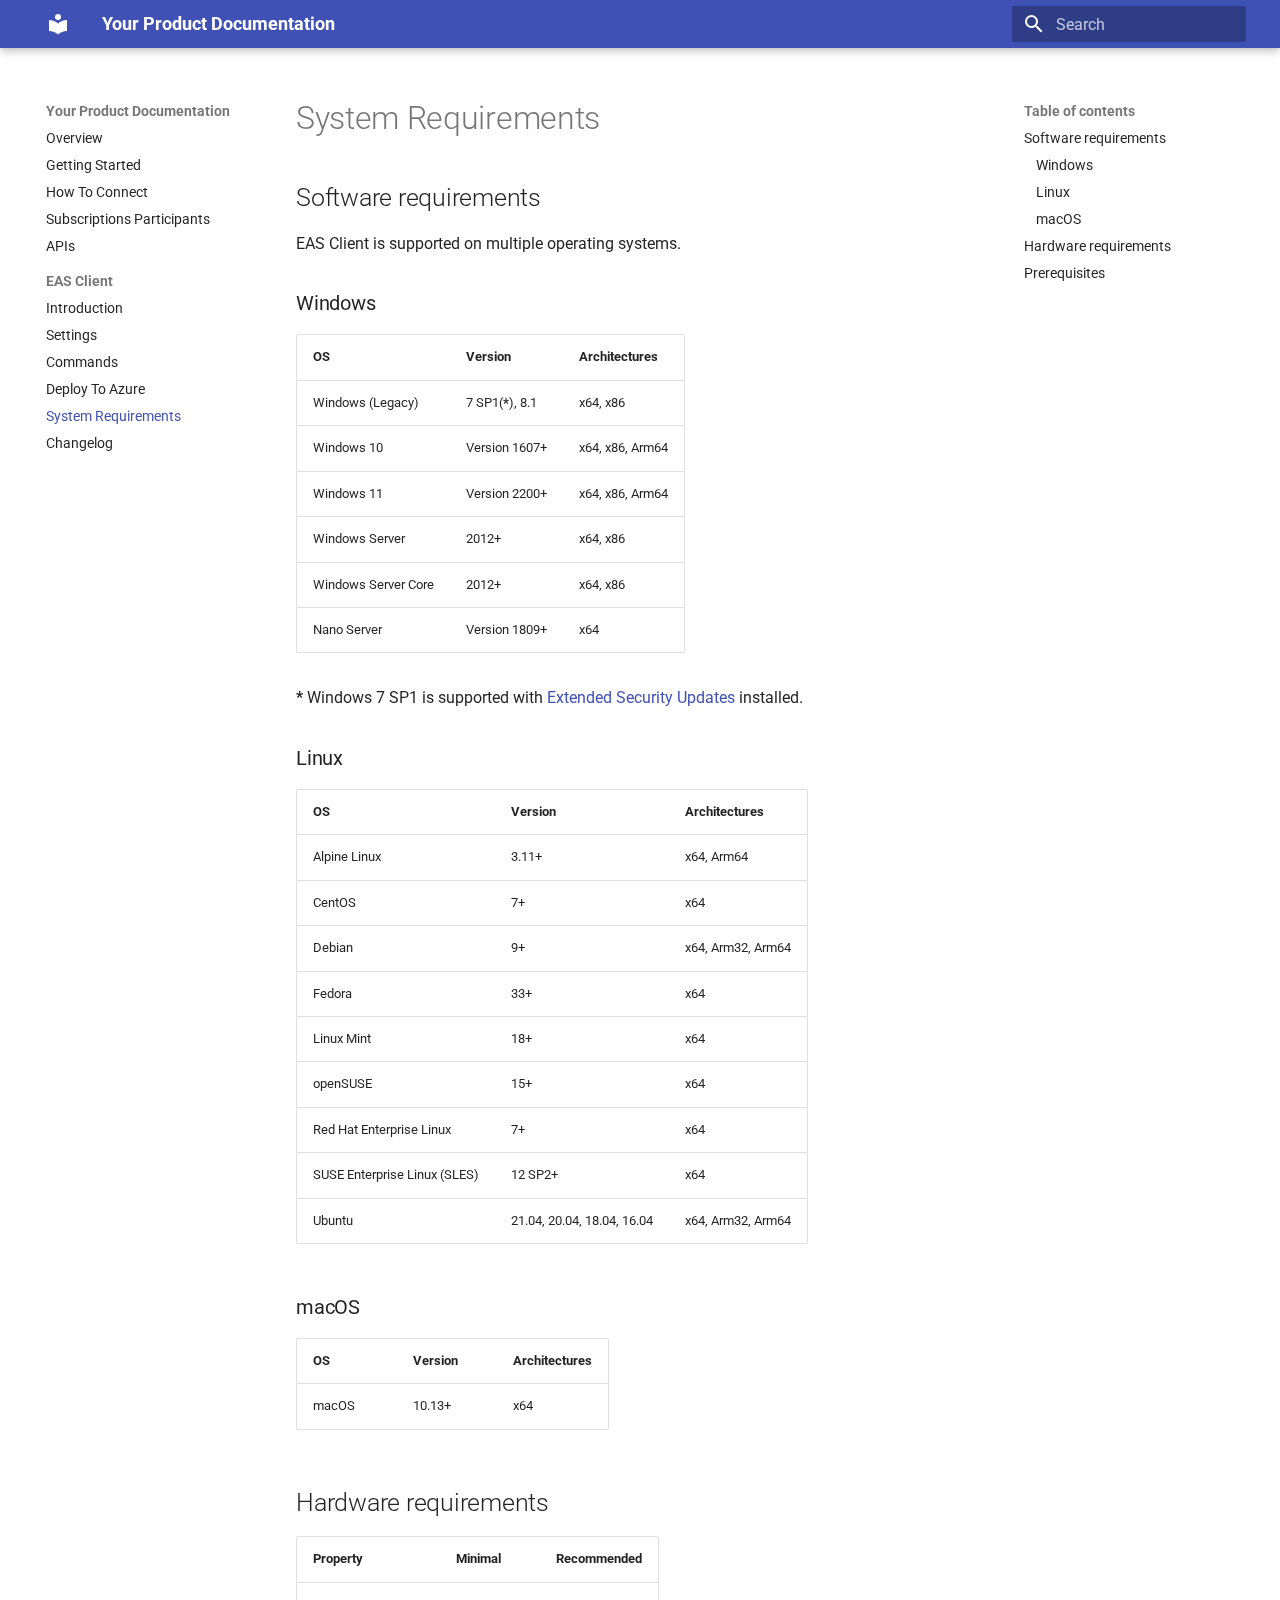
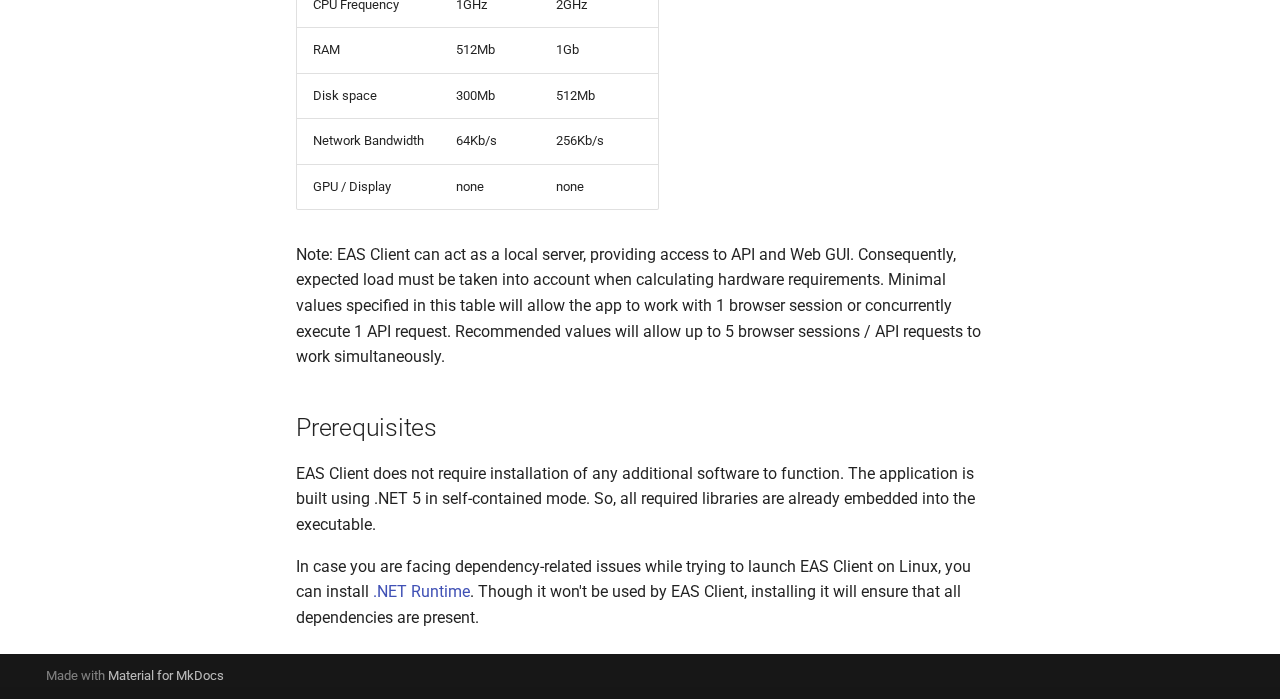
<file: EAS-Client/System-Requirements/index.html>
<!doctype html>
<html lang="en" class="no-js">
  <head>
    
      <meta charset="utf-8">
      <meta name="viewport" content="width=device-width,initial-scale=1">
      
      
      
      
        <link rel="prev" href="../Deploy-To-Azure/">
      
      
        <link rel="next" href="../Changelog/">
      
      
        
      
      
      <link rel="icon" href="../../assets/images/favicon.png">
      <meta name="generator" content="mkdocs-1.6.1, mkdocs-material-9.7.1">
    
    
      
        <title>System Requirements - Your Product Documentation</title>
      
    
    
      <link rel="stylesheet" href="../../assets/stylesheets/main.484c7ddc.min.css">
      
      


    
    
      
    
    
      
        
        
        <link rel="preconnect" href="https://fonts.gstatic.com" crossorigin>
        <link rel="stylesheet" href="https://fonts.googleapis.com/css?family=Roboto:300,300i,400,400i,700,700i%7CRoboto+Mono:400,400i,700,700i&display=fallback">
        <style>:root{--md-text-font:"Roboto";--md-code-font:"Roboto Mono"}</style>
      
    
    
    <script>__md_scope=new URL("../..",location),__md_hash=e=>[...e].reduce(((e,_)=>(e<<5)-e+_.charCodeAt(0)),0),__md_get=(e,_=localStorage,t=__md_scope)=>JSON.parse(_.getItem(t.pathname+"."+e)),__md_set=(e,_,t=localStorage,a=__md_scope)=>{try{t.setItem(a.pathname+"."+e,JSON.stringify(_))}catch(e){}}</script>
    
      

    
    
  </head>
  
  
    <body dir="ltr">
  
    
    <input class="md-toggle" data-md-toggle="drawer" type="checkbox" id="__drawer" autocomplete="off">
    <input class="md-toggle" data-md-toggle="search" type="checkbox" id="__search" autocomplete="off">
    <label class="md-overlay" for="__drawer"></label>
    <div data-md-component="skip">
      
        
        <a href="#software-requirements" class="md-skip">
          Skip to content
        </a>
      
    </div>
    <div data-md-component="announce">
      
    </div>
    
    
      

  

<header class="md-header md-header--shadow" data-md-component="header">
  <nav class="md-header__inner md-grid" aria-label="Header">
    <a href="../.." title="Your Product Documentation" class="md-header__button md-logo" aria-label="Your Product Documentation" data-md-component="logo">
      
  
  <svg xmlns="http://www.w3.org/2000/svg" viewBox="0 0 24 24"><path d="M12 8a3 3 0 0 0 3-3 3 3 0 0 0-3-3 3 3 0 0 0-3 3 3 3 0 0 0 3 3m0 3.54C9.64 9.35 6.5 8 3 8v11c3.5 0 6.64 1.35 9 3.54 2.36-2.19 5.5-3.54 9-3.54V8c-3.5 0-6.64 1.35-9 3.54"/></svg>

    </a>
    <label class="md-header__button md-icon" for="__drawer">
      
      <svg xmlns="http://www.w3.org/2000/svg" viewBox="0 0 24 24"><path d="M3 6h18v2H3zm0 5h18v2H3zm0 5h18v2H3z"/></svg>
    </label>
    <div class="md-header__title" data-md-component="header-title">
      <div class="md-header__ellipsis">
        <div class="md-header__topic">
          <span class="md-ellipsis">
            Your Product Documentation
          </span>
        </div>
        <div class="md-header__topic" data-md-component="header-topic">
          <span class="md-ellipsis">
            
              System Requirements
            
          </span>
        </div>
      </div>
    </div>
    
    
      <script>var palette=__md_get("__palette");if(palette&&palette.color){if("(prefers-color-scheme)"===palette.color.media){var media=matchMedia("(prefers-color-scheme: light)"),input=document.querySelector(media.matches?"[data-md-color-media='(prefers-color-scheme: light)']":"[data-md-color-media='(prefers-color-scheme: dark)']");palette.color.media=input.getAttribute("data-md-color-media"),palette.color.scheme=input.getAttribute("data-md-color-scheme"),palette.color.primary=input.getAttribute("data-md-color-primary"),palette.color.accent=input.getAttribute("data-md-color-accent")}for(var[key,value]of Object.entries(palette.color))document.body.setAttribute("data-md-color-"+key,value)}</script>
    
    
    
      
      
        <label class="md-header__button md-icon" for="__search">
          
          <svg xmlns="http://www.w3.org/2000/svg" viewBox="0 0 24 24"><path d="M9.5 3A6.5 6.5 0 0 1 16 9.5c0 1.61-.59 3.09-1.56 4.23l.27.27h.79l5 5-1.5 1.5-5-5v-.79l-.27-.27A6.52 6.52 0 0 1 9.5 16 6.5 6.5 0 0 1 3 9.5 6.5 6.5 0 0 1 9.5 3m0 2C7 5 5 7 5 9.5S7 14 9.5 14 14 12 14 9.5 12 5 9.5 5"/></svg>
        </label>
        <div class="md-search" data-md-component="search" role="dialog">
  <label class="md-search__overlay" for="__search"></label>
  <div class="md-search__inner" role="search">
    <form class="md-search__form" name="search">
      <input type="text" class="md-search__input" name="query" aria-label="Search" placeholder="Search" autocapitalize="off" autocorrect="off" autocomplete="off" spellcheck="false" data-md-component="search-query" required>
      <label class="md-search__icon md-icon" for="__search">
        
        <svg xmlns="http://www.w3.org/2000/svg" viewBox="0 0 24 24"><path d="M9.5 3A6.5 6.5 0 0 1 16 9.5c0 1.61-.59 3.09-1.56 4.23l.27.27h.79l5 5-1.5 1.5-5-5v-.79l-.27-.27A6.52 6.52 0 0 1 9.5 16 6.5 6.5 0 0 1 3 9.5 6.5 6.5 0 0 1 9.5 3m0 2C7 5 5 7 5 9.5S7 14 9.5 14 14 12 14 9.5 12 5 9.5 5"/></svg>
        
        <svg xmlns="http://www.w3.org/2000/svg" viewBox="0 0 24 24"><path d="M20 11v2H8l5.5 5.5-1.42 1.42L4.16 12l7.92-7.92L13.5 5.5 8 11z"/></svg>
      </label>
      <nav class="md-search__options" aria-label="Search">
        
        <button type="reset" class="md-search__icon md-icon" title="Clear" aria-label="Clear" tabindex="-1">
          
          <svg xmlns="http://www.w3.org/2000/svg" viewBox="0 0 24 24"><path d="M19 6.41 17.59 5 12 10.59 6.41 5 5 6.41 10.59 12 5 17.59 6.41 19 12 13.41 17.59 19 19 17.59 13.41 12z"/></svg>
        </button>
      </nav>
      
    </form>
    <div class="md-search__output">
      <div class="md-search__scrollwrap" tabindex="0" data-md-scrollfix>
        <div class="md-search-result" data-md-component="search-result">
          <div class="md-search-result__meta">
            Initializing search
          </div>
          <ol class="md-search-result__list" role="presentation"></ol>
        </div>
      </div>
    </div>
  </div>
</div>
      
    
    
  </nav>
  
</header>
    
    <div class="md-container" data-md-component="container">
      
      
        
          
        
      
      <main class="md-main" data-md-component="main">
        <div class="md-main__inner md-grid">
          
            
              
              <div class="md-sidebar md-sidebar--primary" data-md-component="sidebar" data-md-type="navigation" >
                <div class="md-sidebar__scrollwrap">
                  <div class="md-sidebar__inner">
                    



<nav class="md-nav md-nav--primary" aria-label="Navigation" data-md-level="0">
  <label class="md-nav__title" for="__drawer">
    <a href="../.." title="Your Product Documentation" class="md-nav__button md-logo" aria-label="Your Product Documentation" data-md-component="logo">
      
  
  <svg xmlns="http://www.w3.org/2000/svg" viewBox="0 0 24 24"><path d="M12 8a3 3 0 0 0 3-3 3 3 0 0 0-3-3 3 3 0 0 0-3 3 3 3 0 0 0 3 3m0 3.54C9.64 9.35 6.5 8 3 8v11c3.5 0 6.64 1.35 9 3.54 2.36-2.19 5.5-3.54 9-3.54V8c-3.5 0-6.64 1.35-9 3.54"/></svg>

    </a>
    Your Product Documentation
  </label>
  
  <ul class="md-nav__list" data-md-scrollfix>
    
      
      
  
  
  
  
    <li class="md-nav__item">
      <a href="../../Overview/" class="md-nav__link">
        
  
  
  <span class="md-ellipsis">
    
  
    Overview
  

    
  </span>
  
  

      </a>
    </li>
  

    
      
      
  
  
  
  
    <li class="md-nav__item">
      <a href="../../Getting-Started/" class="md-nav__link">
        
  
  
  <span class="md-ellipsis">
    
  
    Getting Started
  

    
  </span>
  
  

      </a>
    </li>
  

    
      
      
  
  
  
  
    <li class="md-nav__item">
      <a href="../../How-To-Connect/" class="md-nav__link">
        
  
  
  <span class="md-ellipsis">
    
  
    How To Connect
  

    
  </span>
  
  

      </a>
    </li>
  

    
      
      
  
  
  
  
    <li class="md-nav__item">
      <a href="../../Subscriptions--Participants/" class="md-nav__link">
        
  
  
  <span class="md-ellipsis">
    
  
    Subscriptions Participants
  

    
  </span>
  
  

      </a>
    </li>
  

    
      
      
  
  
  
  
    <li class="md-nav__item">
      <a href="../../APIs/" class="md-nav__link">
        
  
  
  <span class="md-ellipsis">
    
  
    APIs
  

    
  </span>
  
  

      </a>
    </li>
  

    
      
      
  
  
    
  
  
  
    
    
    
    
      
        
        
      
    
    
    <li class="md-nav__item md-nav__item--active md-nav__item--section md-nav__item--nested">
      
        
        
        <input class="md-nav__toggle md-toggle " type="checkbox" id="__nav_6" checked>
        
          
          <label class="md-nav__link" for="__nav_6" id="__nav_6_label" tabindex="">
            
  
  
  <span class="md-ellipsis">
    
  
    EAS Client
  

    
  </span>
  
  

            <span class="md-nav__icon md-icon"></span>
          </label>
        
        <nav class="md-nav" data-md-level="1" aria-labelledby="__nav_6_label" aria-expanded="true">
          <label class="md-nav__title" for="__nav_6">
            <span class="md-nav__icon md-icon"></span>
            
  
    EAS Client
  

          </label>
          <ul class="md-nav__list" data-md-scrollfix>
            
              
                
  
  
  
  
    <li class="md-nav__item">
      <a href="../Introduction/" class="md-nav__link">
        
  
  
  <span class="md-ellipsis">
    
  
    Introduction
  

    
  </span>
  
  

      </a>
    </li>
  

              
            
              
                
  
  
  
  
    <li class="md-nav__item">
      <a href="../Settings/" class="md-nav__link">
        
  
  
  <span class="md-ellipsis">
    
  
    Settings
  

    
  </span>
  
  

      </a>
    </li>
  

              
            
              
                
  
  
  
  
    <li class="md-nav__item">
      <a href="../Commands/" class="md-nav__link">
        
  
  
  <span class="md-ellipsis">
    
  
    Commands
  

    
  </span>
  
  

      </a>
    </li>
  

              
            
              
                
  
  
  
  
    <li class="md-nav__item">
      <a href="../Deploy-To-Azure/" class="md-nav__link">
        
  
  
  <span class="md-ellipsis">
    
  
    Deploy To Azure
  

    
  </span>
  
  

      </a>
    </li>
  

              
            
              
                
  
  
    
  
  
  
    <li class="md-nav__item md-nav__item--active">
      
      <input class="md-nav__toggle md-toggle" type="checkbox" id="__toc">
      
      
      
        <label class="md-nav__link md-nav__link--active" for="__toc">
          
  
  
  <span class="md-ellipsis">
    
  
    System Requirements
  

    
  </span>
  
  

          <span class="md-nav__icon md-icon"></span>
        </label>
      
      <a href="./" class="md-nav__link md-nav__link--active">
        
  
  
  <span class="md-ellipsis">
    
  
    System Requirements
  

    
  </span>
  
  

      </a>
      
        

<nav class="md-nav md-nav--secondary" aria-label="Table of contents">
  
  
  
  
    <label class="md-nav__title" for="__toc">
      <span class="md-nav__icon md-icon"></span>
      Table of contents
    </label>
    <ul class="md-nav__list" data-md-component="toc" data-md-scrollfix>
      
        <li class="md-nav__item">
  <a href="#software-requirements" class="md-nav__link">
    <span class="md-ellipsis">
      
        Software requirements
      
    </span>
  </a>
  
    <nav class="md-nav" aria-label="Software requirements">
      <ul class="md-nav__list">
        
          <li class="md-nav__item">
  <a href="#windows" class="md-nav__link">
    <span class="md-ellipsis">
      
        Windows
      
    </span>
  </a>
  
</li>
        
          <li class="md-nav__item">
  <a href="#linux" class="md-nav__link">
    <span class="md-ellipsis">
      
        Linux
      
    </span>
  </a>
  
</li>
        
          <li class="md-nav__item">
  <a href="#macos" class="md-nav__link">
    <span class="md-ellipsis">
      
        macOS
      
    </span>
  </a>
  
</li>
        
      </ul>
    </nav>
  
</li>
      
        <li class="md-nav__item">
  <a href="#hardware-requirements" class="md-nav__link">
    <span class="md-ellipsis">
      
        Hardware requirements
      
    </span>
  </a>
  
</li>
      
        <li class="md-nav__item">
  <a href="#prerequisites" class="md-nav__link">
    <span class="md-ellipsis">
      
        Prerequisites
      
    </span>
  </a>
  
</li>
      
    </ul>
  
</nav>
      
    </li>
  

              
            
              
                
  
  
  
  
    <li class="md-nav__item">
      <a href="../Changelog/" class="md-nav__link">
        
  
  
  <span class="md-ellipsis">
    
  
    Changelog
  

    
  </span>
  
  

      </a>
    </li>
  

              
            
          </ul>
        </nav>
      
    </li>
  

    
  </ul>
</nav>
                  </div>
                </div>
              </div>
            
            
              
              <div class="md-sidebar md-sidebar--secondary" data-md-component="sidebar" data-md-type="toc" >
                <div class="md-sidebar__scrollwrap">
                  <div class="md-sidebar__inner">
                    

<nav class="md-nav md-nav--secondary" aria-label="Table of contents">
  
  
  
  
    <label class="md-nav__title" for="__toc">
      <span class="md-nav__icon md-icon"></span>
      Table of contents
    </label>
    <ul class="md-nav__list" data-md-component="toc" data-md-scrollfix>
      
        <li class="md-nav__item">
  <a href="#software-requirements" class="md-nav__link">
    <span class="md-ellipsis">
      
        Software requirements
      
    </span>
  </a>
  
    <nav class="md-nav" aria-label="Software requirements">
      <ul class="md-nav__list">
        
          <li class="md-nav__item">
  <a href="#windows" class="md-nav__link">
    <span class="md-ellipsis">
      
        Windows
      
    </span>
  </a>
  
</li>
        
          <li class="md-nav__item">
  <a href="#linux" class="md-nav__link">
    <span class="md-ellipsis">
      
        Linux
      
    </span>
  </a>
  
</li>
        
          <li class="md-nav__item">
  <a href="#macos" class="md-nav__link">
    <span class="md-ellipsis">
      
        macOS
      
    </span>
  </a>
  
</li>
        
      </ul>
    </nav>
  
</li>
      
        <li class="md-nav__item">
  <a href="#hardware-requirements" class="md-nav__link">
    <span class="md-ellipsis">
      
        Hardware requirements
      
    </span>
  </a>
  
</li>
      
        <li class="md-nav__item">
  <a href="#prerequisites" class="md-nav__link">
    <span class="md-ellipsis">
      
        Prerequisites
      
    </span>
  </a>
  
</li>
      
    </ul>
  
</nav>
                  </div>
                </div>
              </div>
            
          
          
            <div class="md-content" data-md-component="content">
              
              <article class="md-content__inner md-typeset">
                
                  



  <h1>System Requirements</h1>

<h2 id="software-requirements">Software requirements<a class="headerlink" href="#software-requirements" title="Permanent link">&para;</a></h2>
<p>EAS Client is supported on multiple operating systems.</p>
<h3 id="windows">Windows<a class="headerlink" href="#windows" title="Permanent link">&para;</a></h3>
<table>
<thead>
<tr>
<th>OS</th>
<th>Version</th>
<th>Architectures</th>
</tr>
</thead>
<tbody>
<tr>
<td>Windows (Legacy)</td>
<td>7 SP1(<strong>*</strong>), 8.1</td>
<td>x64, x86</td>
</tr>
<tr>
<td>Windows 10</td>
<td>Version 1607+</td>
<td>x64, x86, Arm64</td>
</tr>
<tr>
<td>Windows 11</td>
<td>Version 2200+</td>
<td>x64, x86, Arm64</td>
</tr>
<tr>
<td>Windows Server</td>
<td>2012+</td>
<td>x64, x86</td>
</tr>
<tr>
<td>Windows Server Core</td>
<td>2012+</td>
<td>x64, x86</td>
</tr>
<tr>
<td>Nano Server</td>
<td>Version 1809+</td>
<td>x64</td>
</tr>
</tbody>
</table>
<p><strong>*</strong> Windows 7 SP1 is supported with <a href="https://docs.microsoft.com/troubleshoot/windows-client/windows-7-eos-faq/windows-7-extended-security-updates-faq">Extended Security Updates</a> installed.</p>
<h3 id="linux">Linux<a class="headerlink" href="#linux" title="Permanent link">&para;</a></h3>
<table>
<thead>
<tr>
<th>OS</th>
<th>Version</th>
<th>Architectures</th>
</tr>
</thead>
<tbody>
<tr>
<td>Alpine Linux</td>
<td>3.11+</td>
<td>x64, Arm64</td>
</tr>
<tr>
<td>CentOS</td>
<td>7+</td>
<td>x64</td>
</tr>
<tr>
<td>Debian</td>
<td>9+</td>
<td>x64, Arm32, Arm64</td>
</tr>
<tr>
<td>Fedora</td>
<td>33+</td>
<td>x64</td>
</tr>
<tr>
<td>Linux Mint</td>
<td>18+</td>
<td>x64</td>
</tr>
<tr>
<td>openSUSE</td>
<td>15+</td>
<td>x64</td>
</tr>
<tr>
<td>Red Hat Enterprise Linux</td>
<td>7+</td>
<td>x64</td>
</tr>
<tr>
<td>SUSE Enterprise Linux (SLES)</td>
<td>12 SP2+</td>
<td>x64</td>
</tr>
<tr>
<td>Ubuntu</td>
<td>21.04, 20.04, 18.04, 16.04</td>
<td>x64, Arm32, Arm64</td>
</tr>
</tbody>
</table>
<h3 id="macos">macOS<a class="headerlink" href="#macos" title="Permanent link">&para;</a></h3>
<table>
<thead>
<tr>
<th>OS</th>
<th>Version</th>
<th>Architectures</th>
</tr>
</thead>
<tbody>
<tr>
<td>macOS</td>
<td>10.13+</td>
<td>x64</td>
</tr>
</tbody>
</table>
<h2 id="hardware-requirements">Hardware requirements<a class="headerlink" href="#hardware-requirements" title="Permanent link">&para;</a></h2>
<table>
<thead>
<tr>
<th>Property</th>
<th>Minimal</th>
<th>Recommended</th>
</tr>
</thead>
<tbody>
<tr>
<td>CPU Frequency</td>
<td>1GHz</td>
<td>2GHz</td>
</tr>
<tr>
<td>RAM</td>
<td>512Mb</td>
<td>1Gb</td>
</tr>
<tr>
<td>Disk space</td>
<td>300Mb</td>
<td>512Mb</td>
</tr>
<tr>
<td>Network Bandwidth</td>
<td>64Kb/s</td>
<td>256Kb/s</td>
</tr>
<tr>
<td>GPU / Display</td>
<td>none</td>
<td>none</td>
</tr>
</tbody>
</table>
<p>Note: EAS Client can act as a local server, providing access to API and Web GUI. Consequently, expected load must be taken into account when calculating hardware requirements. Minimal values specified in this table will allow the app to work with 1 browser session or concurrently execute 1 API request. Recommended values will allow up to 5 browser sessions / API requests to work simultaneously.</p>
<h2 id="prerequisites">Prerequisites<a class="headerlink" href="#prerequisites" title="Permanent link">&para;</a></h2>
<p>EAS Client does not require installation of any additional software to function. The application is built using .NET 5 in self-contained mode. So, all required libraries are already embedded into the executable.</p>
<p>In case you are facing dependency-related issues while trying to launch EAS Client on Linux, you can install <a href="https://dotnet.microsoft.com/download/dotnet/5.0">.NET Runtime</a>. Though it won't be used by EAS Client, installing it will ensure that all dependencies are present.</p>












                
              </article>
            </div>
          
          
<script>var target=document.getElementById(location.hash.slice(1));target&&target.name&&(target.checked=target.name.startsWith("__tabbed_"))</script>
        </div>
        
      </main>
      
        <footer class="md-footer">
  
  <div class="md-footer-meta md-typeset">
    <div class="md-footer-meta__inner md-grid">
      <div class="md-copyright">
  
  
    Made with
    <a href="https://squidfunk.github.io/mkdocs-material/" target="_blank" rel="noopener">
      Material for MkDocs
    </a>
  
</div>
      
    </div>
  </div>
</footer>
      
    </div>
    <div class="md-dialog" data-md-component="dialog">
      <div class="md-dialog__inner md-typeset"></div>
    </div>
    
    
    
      
      
      <script id="__config" type="application/json">{"annotate": null, "base": "../..", "features": ["navigation.expand", "navigation.sections"], "search": "../../assets/javascripts/workers/search.2c215733.min.js", "tags": null, "translations": {"clipboard.copied": "Copied to clipboard", "clipboard.copy": "Copy to clipboard", "search.result.more.one": "1 more on this page", "search.result.more.other": "# more on this page", "search.result.none": "No matching documents", "search.result.one": "1 matching document", "search.result.other": "# matching documents", "search.result.placeholder": "Type to start searching", "search.result.term.missing": "Missing", "select.version": "Select version"}, "version": null}</script>
    
    
      <script src="../../assets/javascripts/bundle.79ae519e.min.js"></script>
      
    
  </body>
</html>
</file>
<file: stylesheets/extra.css>
:root {
  --md-primary-fg-color: rgba(50, 57, 143, 1);
  --md-primary-fg-color--light: rgba(50, 57, 143, 0.85);
  --md-primary-fg-color--dark: rgba(35, 41, 110, 1);

  --md-accent-fg-color: rgba(50, 57, 143, 1);
}

/* Wider layout */
.md-grid {
  max-width: 1440px;
}

/* Sidebar polish */
.md-sidebar {
  font-size: 0.9rem;
}

/* Headings */
.md-typeset h1 {
  font-weight: 700;
  letter-spacing: -0.02em;
}

.md-typeset h2 {
  font-weight: 600;
}

/* Code blocks */
.md-typeset pre {
  border-radius: 8px;
}

/* Inline code */
.md-typeset code {
  border-radius: 4px;
}

/* Tables */
.md-typeset table:not([class]) {
  border-radius: 6px;
  overflow: hidden;
}
</file>
<file: assets/stylesheets/main.484c7ddc.min.css>
@charset "UTF-8";html{-webkit-text-size-adjust:none;-moz-text-size-adjust:none;text-size-adjust:none;box-sizing:border-box}*,:after,:before{box-sizing:inherit}@media (prefers-reduced-motion){*,:after,:before{transition:none!important}}body{margin:0}a,button,input,label{-webkit-tap-highlight-color:transparent}a{color:inherit;text-decoration:none}hr{border:0;box-sizing:initial;display:block;height:.05rem;overflow:visible;padding:0}small{font-size:80%}sub,sup{line-height:1em}img{border-style:none}table{border-collapse:initial;border-spacing:0}td,th{font-weight:400;vertical-align:top}button{background:#0000;border:0;font-family:inherit;font-size:inherit;margin:0;padding:0}input{border:0;outline:none}:root{--md-primary-fg-color:#4051b5;--md-primary-fg-color--light:#5d6cc0;--md-primary-fg-color--dark:#303fa1;--md-primary-bg-color:#fff;--md-primary-bg-color--light:#ffffffb3;--md-accent-fg-color:#526cfe;--md-accent-fg-color--transparent:#526cfe1a;--md-accent-bg-color:#fff;--md-accent-bg-color--light:#ffffffb3}[data-md-color-scheme=default]{color-scheme:light}[data-md-color-scheme=default] img[src$="#gh-dark-mode-only"],[data-md-color-scheme=default] img[src$="#only-dark"]{display:none}:root,[data-md-color-scheme=default]{--md-hue:225deg;--md-default-fg-color:#000000de;--md-default-fg-color--light:#0000008a;--md-default-fg-color--lighter:#00000052;--md-default-fg-color--lightest:#00000012;--md-default-bg-color:#fff;--md-default-bg-color--light:#ffffffb3;--md-default-bg-color--lighter:#ffffff4d;--md-default-bg-color--lightest:#ffffff1f;--md-code-fg-color:#36464e;--md-code-bg-color:#f5f5f5;--md-code-bg-color--light:#f5f5f5b3;--md-code-bg-color--lighter:#f5f5f54d;--md-code-hl-color:#4287ff;--md-code-hl-color--light:#4287ff1a;--md-code-hl-number-color:#d52a2a;--md-code-hl-special-color:#db1457;--md-code-hl-function-color:#a846b9;--md-code-hl-constant-color:#6e59d9;--md-code-hl-keyword-color:#3f6ec6;--md-code-hl-string-color:#1c7d4d;--md-code-hl-name-color:var(--md-code-fg-color);--md-code-hl-operator-color:var(--md-default-fg-color--light);--md-code-hl-punctuation-color:var(--md-default-fg-color--light);--md-code-hl-comment-color:var(--md-default-fg-color--light);--md-code-hl-generic-color:var(--md-default-fg-color--light);--md-code-hl-variable-color:var(--md-default-fg-color--light);--md-typeset-color:var(--md-default-fg-color);--md-typeset-a-color:var(--md-primary-fg-color);--md-typeset-del-color:#f5503d26;--md-typeset-ins-color:#0bd57026;--md-typeset-kbd-color:#fafafa;--md-typeset-kbd-accent-color:#fff;--md-typeset-kbd-border-color:#b8b8b8;--md-typeset-mark-color:#ffff0080;--md-typeset-table-color:#0000001f;--md-typeset-table-color--light:rgba(0,0,0,.035);--md-admonition-fg-color:var(--md-default-fg-color);--md-admonition-bg-color:var(--md-default-bg-color);--md-warning-fg-color:#000000de;--md-warning-bg-color:#ff9;--md-footer-fg-color:#fff;--md-footer-fg-color--light:#ffffffb3;--md-footer-fg-color--lighter:#ffffff73;--md-footer-bg-color:#000000de;--md-footer-bg-color--dark:#00000052;--md-shadow-z1:0 0.2rem 0.5rem #0000000d,0 0 0.05rem #0000001a;--md-shadow-z2:0 0.2rem 0.5rem #0000001a,0 0 0.05rem #00000040;--md-shadow-z3:0 0.2rem 0.5rem #0003,0 0 0.05rem #00000059}.md-icon svg{fill:currentcolor;display:block;height:1.2rem;width:1.2rem}body{-webkit-font-smoothing:antialiased;-moz-osx-font-smoothing:grayscale;--md-text-font-family:var(--md-text-font,_),-apple-system,BlinkMacSystemFont,Helvetica,Arial,sans-serif;--md-code-font-family:var(--md-code-font,_),SFMono-Regular,Consolas,Menlo,monospace}aside,body,input{font-feature-settings:"kern","liga";color:var(--md-typeset-color);font-family:var(--md-text-font-family)}code,kbd,pre{font-feature-settings:"kern";font-family:var(--md-code-font-family)}:root{--md-typeset-table-sort-icon:url('data:image/svg+xml;charset=utf-8,<svg xmlns="http://www.w3.org/2000/svg" viewBox="0 0 24 24"><path d="m18 21-4-4h3V7h-3l4-4 4 4h-3v10h3M2 19v-2h10v2M2 13v-2h7v2M2 7V5h4v2z"/></svg>');--md-typeset-table-sort-icon--asc:url('data:image/svg+xml;charset=utf-8,<svg xmlns="http://www.w3.org/2000/svg" viewBox="0 0 24 24"><path d="M19 17h3l-4 4-4-4h3V3h2M2 17h10v2H2M6 5v2H2V5m0 6h7v2H2z"/></svg>');--md-typeset-table-sort-icon--desc:url('data:image/svg+xml;charset=utf-8,<svg xmlns="http://www.w3.org/2000/svg" viewBox="0 0 24 24"><path d="M19 7h3l-4-4-4 4h3v14h2M2 17h10v2H2M6 5v2H2V5m0 6h7v2H2z"/></svg>')}.md-typeset{-webkit-print-color-adjust:exact;color-adjust:exact;font-size:.8rem;line-height:1.6;overflow-wrap:break-word}@media print{.md-typeset{font-size:.68rem}}.md-typeset blockquote,.md-typeset dl,.md-typeset figure,.md-typeset ol,.md-typeset pre,.md-typeset ul{margin-bottom:1em;margin-top:1em}.md-typeset h1{color:var(--md-default-fg-color--light);font-size:2em;line-height:1.3;margin:0 0 1.25em}.md-typeset h1,.md-typeset h2{font-weight:300;letter-spacing:-.01em}.md-typeset h2{font-size:1.5625em;line-height:1.4;margin:1.6em 0 .64em}.md-typeset h3{font-size:1.25em;font-weight:400;letter-spacing:-.01em;line-height:1.5;margin:1.6em 0 .8em}.md-typeset h2+h3{margin-top:.8em}.md-typeset h4{font-weight:700;letter-spacing:-.01em;margin:1em 0}.md-typeset h5,.md-typeset h6{color:var(--md-default-fg-color--light);font-size:.8em;font-weight:700;letter-spacing:-.01em;margin:1.25em 0}.md-typeset h5{text-transform:uppercase}.md-typeset h5 code{text-transform:none}.md-typeset hr{border-bottom:.05rem solid var(--md-default-fg-color--lightest);display:flow-root;margin:1.5em 0}.md-typeset a{color:var(--md-typeset-a-color);word-break:break-word}.md-typeset a,.md-typeset a:before{transition:color 125ms}.md-typeset a:focus,.md-typeset a:hover{color:var(--md-accent-fg-color)}.md-typeset a:focus code,.md-typeset a:hover code{background-color:var(--md-accent-fg-color--transparent);color:var(--md-accent-fg-color)}.md-typeset a code{color:var(--md-typeset-a-color)}.md-typeset a.focus-visible{outline-color:var(--md-accent-fg-color);outline-offset:.2rem}.md-typeset code,.md-typeset kbd,.md-typeset pre{color:var(--md-code-fg-color);direction:ltr;font-variant-ligatures:none;transition:background-color 125ms}@media print{.md-typeset code,.md-typeset kbd,.md-typeset pre{white-space:pre-wrap}}.md-typeset code{background-color:var(--md-code-bg-color);border-radius:.1rem;-webkit-box-decoration-break:clone;box-decoration-break:clone;font-size:.85em;padding:0 .2941176471em;transition:color 125ms,background-color 125ms;word-break:break-word}.md-typeset code:not(.focus-visible){-webkit-tap-highlight-color:transparent;outline:none}.md-typeset pre{display:flow-root;line-height:1.4;position:relative}.md-typeset pre>code{-webkit-box-decoration-break:slice;box-decoration-break:slice;box-shadow:none;display:block;margin:0;outline-color:var(--md-accent-fg-color);overflow:auto;padding:.7720588235em 1.1764705882em;scrollbar-color:var(--md-default-fg-color--lighter) #0000;scrollbar-width:thin;touch-action:auto;word-break:normal}.md-typeset pre>code:hover{scrollbar-color:var(--md-accent-fg-color) #0000}.md-typeset pre>code::-webkit-scrollbar{height:.2rem;width:.2rem}.md-typeset pre>code::-webkit-scrollbar-thumb{background-color:var(--md-default-fg-color--lighter)}.md-typeset pre>code::-webkit-scrollbar-thumb:hover{background-color:var(--md-accent-fg-color)}.md-typeset kbd{background-color:var(--md-typeset-kbd-color);border-radius:.1rem;box-shadow:0 .1rem 0 .05rem var(--md-typeset-kbd-border-color),0 .1rem 0 var(--md-typeset-kbd-border-color),0 -.1rem .2rem var(--md-typeset-kbd-accent-color) inset;color:var(--md-default-fg-color);display:inline-block;font-size:.75em;padding:0 .6666666667em;vertical-align:text-top;word-break:break-word}.md-typeset mark{background-color:var(--md-typeset-mark-color);-webkit-box-decoration-break:clone;box-decoration-break:clone;color:inherit;word-break:break-word}.md-typeset abbr{cursor:help;text-decoration:none}.md-typeset [data-preview],.md-typeset abbr{border-bottom:.05rem dotted var(--md-default-fg-color--light)}.md-typeset small{opacity:.75}[dir=ltr] .md-typeset sub,[dir=ltr] .md-typeset sup{margin-left:.078125em}[dir=rtl] .md-typeset sub,[dir=rtl] .md-typeset sup{margin-right:.078125em}[dir=ltr] .md-typeset blockquote{padding-left:.6rem}[dir=rtl] .md-typeset blockquote{padding-right:.6rem}[dir=ltr] .md-typeset blockquote{border-left:.2rem solid var(--md-default-fg-color--lighter)}[dir=rtl] .md-typeset blockquote{border-right:.2rem solid var(--md-default-fg-color--lighter)}.md-typeset blockquote{color:var(--md-default-fg-color--light);margin-left:0;margin-right:0}.md-typeset ul{list-style-type:disc}.md-typeset ul[type]{list-style-type:revert-layer}[dir=ltr] .md-typeset ol,[dir=ltr] .md-typeset ul{margin-left:.625em}[dir=rtl] .md-typeset ol,[dir=rtl] .md-typeset ul{margin-right:.625em}.md-typeset ol,.md-typeset ul{padding:0}.md-typeset ol:not([hidden]),.md-typeset ul:not([hidden]){display:flow-root}.md-typeset ol ol,.md-typeset ul ol{list-style-type:lower-alpha}.md-typeset ol ol ol,.md-typeset ul ol ol{list-style-type:lower-roman}.md-typeset ol ol ol ol,.md-typeset ul ol ol ol{list-style-type:upper-alpha}.md-typeset ol ol ol ol ol,.md-typeset ul ol ol ol ol{list-style-type:upper-roman}.md-typeset ol[type],.md-typeset ul[type]{list-style-type:revert-layer}[dir=ltr] .md-typeset ol li,[dir=ltr] .md-typeset ul li{margin-left:1.25em}[dir=rtl] .md-typeset ol li,[dir=rtl] .md-typeset ul li{margin-right:1.25em}.md-typeset ol li,.md-typeset ul li{margin-bottom:.5em}.md-typeset ol li blockquote,.md-typeset ol li p,.md-typeset ul li blockquote,.md-typeset ul li p{margin:.5em 0}.md-typeset ol li:last-child,.md-typeset ul li:last-child{margin-bottom:0}[dir=ltr] .md-typeset ol li ol,[dir=ltr] .md-typeset ol li ul,[dir=ltr] .md-typeset ul li ol,[dir=ltr] .md-typeset ul li ul{margin-left:.625em}[dir=rtl] .md-typeset ol li ol,[dir=rtl] .md-typeset ol li ul,[dir=rtl] .md-typeset ul li ol,[dir=rtl] .md-typeset ul li ul{margin-right:.625em}.md-typeset ol li ol,.md-typeset ol li ul,.md-typeset ul li ol,.md-typeset ul li ul{margin-bottom:.5em;margin-top:.5em}[dir=ltr] .md-typeset dd{margin-left:1.875em}[dir=rtl] .md-typeset dd{margin-right:1.875em}.md-typeset dd{margin-bottom:1.5em;margin-top:1em}.md-typeset img,.md-typeset svg,.md-typeset video{height:auto;max-width:100%}.md-typeset img[align=left]{margin:1em 1em 1em 0}.md-typeset img[align=right]{margin:1em 0 1em 1em}.md-typeset img[align]:only-child{margin-top:0}.md-typeset figure{display:flow-root;margin:1em auto;max-width:100%;text-align:center;width:fit-content}.md-typeset figure img{display:block;margin:0 auto}.md-typeset figcaption{font-style:italic;margin:1em auto;max-width:24rem}.md-typeset iframe{max-width:100%}.md-typeset table:not([class]){background-color:var(--md-default-bg-color);border:.05rem solid var(--md-typeset-table-color);border-radius:.1rem;display:inline-block;font-size:.64rem;max-width:100%;overflow:auto;touch-action:auto}@media print{.md-typeset table:not([class]){display:table}}.md-typeset table:not([class])+*{margin-top:1.5em}.md-typeset table:not([class]) td>:first-child,.md-typeset table:not([class]) th>:first-child{margin-top:0}.md-typeset table:not([class]) td>:last-child,.md-typeset table:not([class]) th>:last-child{margin-bottom:0}.md-typeset table:not([class]) td:not([align]),.md-typeset table:not([class]) th:not([align]){text-align:left}[dir=rtl] .md-typeset table:not([class]) td:not([align]),[dir=rtl] .md-typeset table:not([class]) th:not([align]){text-align:right}.md-typeset table:not([class]) th{font-weight:700;min-width:5rem;padding:.9375em 1.25em;vertical-align:top}.md-typeset table:not([class]) td{border-top:.05rem solid var(--md-typeset-table-color);padding:.9375em 1.25em;vertical-align:top}.md-typeset table:not([class]) tbody tr{transition:background-color 125ms}.md-typeset table:not([class]) tbody tr:hover{background-color:var(--md-typeset-table-color--light);box-shadow:0 .05rem 0 var(--md-default-bg-color) inset}.md-typeset table:not([class]) a{word-break:normal}.md-typeset table th[role=columnheader]{cursor:pointer}[dir=ltr] .md-typeset table th[role=columnheader]:after{margin-left:.5em}[dir=rtl] .md-typeset table th[role=columnheader]:after{margin-right:.5em}.md-typeset table th[role=columnheader]:after{content:"";display:inline-block;height:1.2em;-webkit-mask-image:var(--md-typeset-table-sort-icon);mask-image:var(--md-typeset-table-sort-icon);-webkit-mask-repeat:no-repeat;mask-repeat:no-repeat;-webkit-mask-size:contain;mask-size:contain;transition:background-color 125ms;vertical-align:text-bottom;width:1.2em}.md-typeset table th[role=columnheader]:hover:after{background-color:var(--md-default-fg-color--lighter)}.md-typeset table th[role=columnheader][aria-sort=ascending]:after{background-color:var(--md-default-fg-color--light);-webkit-mask-image:var(--md-typeset-table-sort-icon--asc);mask-image:var(--md-typeset-table-sort-icon--asc)}.md-typeset table th[role=columnheader][aria-sort=descending]:after{background-color:var(--md-default-fg-color--light);-webkit-mask-image:var(--md-typeset-table-sort-icon--desc);mask-image:var(--md-typeset-table-sort-icon--desc)}.md-typeset__scrollwrap{margin:1em -.8rem;overflow-x:auto;touch-action:auto}.md-typeset__table{display:inline-block;margin-bottom:.5em;padding:0 .8rem}@media print{.md-typeset__table{display:block}}html .md-typeset__table table{display:table;margin:0;overflow:hidden;width:100%}@media screen and (max-width:44.984375em){.md-content__inner>pre{margin:1em -.8rem}.md-content__inner>pre code{border-radius:0}}.md-typeset .md-author{border-radius:100%;display:block;flex-shrink:0;height:1.6rem;overflow:hidden;position:relative;transition:color 125ms,transform 125ms;width:1.6rem}.md-typeset .md-author img{display:block}.md-typeset .md-author--more{background:var(--md-default-fg-color--lightest);color:var(--md-default-fg-color--lighter);font-size:.6rem;font-weight:700;line-height:1.6rem;text-align:center}.md-typeset .md-author--long{height:2.4rem;width:2.4rem}.md-typeset a.md-author{transform:scale(1)}.md-typeset a.md-author img{border-radius:100%;filter:grayscale(100%) opacity(75%);transition:filter 125ms}.md-typeset a.md-author:focus,.md-typeset a.md-author:hover{transform:scale(1.1);z-index:1}.md-typeset a.md-author:focus img,.md-typeset a.md-author:hover img{filter:grayscale(0)}.md-banner{background-color:var(--md-footer-bg-color);color:var(--md-footer-fg-color);overflow:auto}@media print{.md-banner{display:none}}.md-banner--warning{background-color:var(--md-warning-bg-color);color:var(--md-warning-fg-color)}.md-banner__inner{font-size:.7rem;margin:.6rem auto;padding:0 .8rem}[dir=ltr] .md-banner__button{float:right}[dir=rtl] .md-banner__button{float:left}.md-banner__button{color:inherit;cursor:pointer;transition:opacity .25s}.no-js .md-banner__button{display:none}.md-banner__button:hover{opacity:.7}html{font-size:125%;height:100%;overflow-x:hidden}@media screen and (min-width:100em){html{font-size:137.5%}}@media screen and (min-width:125em){html{font-size:150%}}body{background-color:var(--md-default-bg-color);display:flex;flex-direction:column;font-size:.5rem;min-height:100%;position:relative;width:100%}@media print{body{display:block}}@media screen and (max-width:59.984375em){body[data-md-scrolllock]{position:fixed}}.md-grid{margin-left:auto;margin-right:auto;max-width:61rem}.md-container{display:flex;flex-direction:column;flex-grow:1}@media print{.md-container{display:block}}.md-main{flex-grow:1}.md-main__inner{display:flex;height:100%;margin-top:1.5rem}.md-ellipsis{overflow:hidden;text-overflow:ellipsis}.md-toggle{display:none}.md-option{height:0;opacity:0;position:absolute;width:0}.md-option:checked+label:not([hidden]){display:block}.md-option.focus-visible+label{outline-color:var(--md-accent-fg-color);outline-style:auto}.md-skip{background-color:var(--md-default-fg-color);border-radius:.1rem;color:var(--md-default-bg-color);font-size:.64rem;margin:.5rem;opacity:0;outline-color:var(--md-accent-fg-color);padding:.3rem .5rem;position:fixed;transform:translateY(.4rem);z-index:-1}.md-skip:focus{opacity:1;transform:translateY(0);transition:transform .25s cubic-bezier(.4,0,.2,1),opacity 175ms 75ms;z-index:10}@page{margin:25mm}:root{--md-clipboard-icon:url('data:image/svg+xml;charset=utf-8,<svg xmlns="http://www.w3.org/2000/svg" viewBox="0 0 24 24"><path d="M19 21H8V7h11m0-2H8a2 2 0 0 0-2 2v14a2 2 0 0 0 2 2h11a2 2 0 0 0 2-2V7a2 2 0 0 0-2-2m-3-4H4a2 2 0 0 0-2 2v14h2V3h12z"/></svg>')}.md-clipboard{border-radius:.1rem;color:var(--md-default-fg-color--lightest);cursor:pointer;height:1.5em;outline-color:var(--md-accent-fg-color);outline-offset:.1rem;transition:color .25s;width:1.5em;z-index:1}@media print{.md-clipboard{display:none}}.md-clipboard:not(.focus-visible){-webkit-tap-highlight-color:transparent;outline:none}:hover>.md-clipboard{color:var(--md-default-fg-color--light)}.md-clipboard:focus,.md-clipboard:hover{color:var(--md-accent-fg-color)}.md-clipboard:after{background-color:currentcolor;content:"";display:block;height:1.125em;margin:0 auto;-webkit-mask-image:var(--md-clipboard-icon);mask-image:var(--md-clipboard-icon);-webkit-mask-position:center;mask-position:center;-webkit-mask-repeat:no-repeat;mask-repeat:no-repeat;-webkit-mask-size:contain;mask-size:contain;width:1.125em}.md-clipboard--inline{cursor:pointer}.md-clipboard--inline code{transition:color .25s,background-color .25s}.md-clipboard--inline:focus code,.md-clipboard--inline:hover code{background-color:var(--md-accent-fg-color--transparent);color:var(--md-accent-fg-color)}:root{--md-code-select-icon:url('data:image/svg+xml;charset=utf-8,<svg xmlns="http://www.w3.org/2000/svg" viewBox="0 0 24 24"><path d="M19 19h-4v2h4c1.1 0 2-.9 2-2v-4h-2m0-12h-4v2h4v4h2V5c0-1.1-.9-2-2-2M5 5h4V3H5c-1.1 0-2 .9-2 2v4h2m0 6H3v4c0 1.1.9 2 2 2h4v-2H5zm2-4h2v2H7zm4 0h2v2h-2zm4 0h2v2h-2zM7 7h2v2H7zm4 0h2v2h-2zm4 0h2v2h-2zm-8 8h2v2H7zm4 0h2v2h-2zm4 0h2v2h-2z"/></svg>');--md-code-copy-icon:url('data:image/svg+xml;charset=utf-8,<svg xmlns="http://www.w3.org/2000/svg" viewBox="0 0 24 24"><path d="M19 21H8V7h11m0-2H8a2 2 0 0 0-2 2v14a2 2 0 0 0 2 2h11a2 2 0 0 0 2-2V7a2 2 0 0 0-2-2m-3-4H4a2 2 0 0 0-2 2v14h2V3h12z"/></svg>')}.md-typeset .md-code__content{display:grid}.md-code__nav{background-color:var(--md-code-bg-color--lighter);border-radius:.1rem;display:flex;gap:.2rem;padding:.2rem;position:absolute;right:.25em;top:.25em;transition:background-color .25s;z-index:1}:hover>.md-code__nav{background-color:var(--md-code-bg-color--light)}.md-code__button{color:var(--md-default-fg-color--lightest);cursor:pointer;display:block;height:1.5em;outline-color:var(--md-accent-fg-color);outline-offset:.1rem;transition:color .25s;width:1.5em}:hover>*>.md-code__button{color:var(--md-default-fg-color--light)}.md-code__button.focus-visible,.md-code__button:hover{color:var(--md-accent-fg-color)}.md-code__button--active{color:var(--md-default-fg-color)!important}.md-code__button:after{background-color:currentcolor;content:"";display:block;height:1.125em;margin:0 auto;-webkit-mask-position:center;mask-position:center;-webkit-mask-repeat:no-repeat;mask-repeat:no-repeat;-webkit-mask-size:contain;mask-size:contain;width:1.125em}.md-code__button[data-md-type=select]:after{-webkit-mask-image:var(--md-code-select-icon);mask-image:var(--md-code-select-icon)}.md-code__button[data-md-type=copy]:after{-webkit-mask-image:var(--md-code-copy-icon);mask-image:var(--md-code-copy-icon)}@keyframes consent{0%{opacity:0;transform:translateY(100%)}to{opacity:1;transform:translateY(0)}}@keyframes overlay{0%{opacity:0}to{opacity:1}}.md-consent__overlay{animation:overlay .25s both;-webkit-backdrop-filter:blur(.1rem);backdrop-filter:blur(.1rem);background-color:#0000008a;height:100%;opacity:1;position:fixed;top:0;width:100%;z-index:5}.md-consent__inner{animation:consent .5s cubic-bezier(.1,.7,.1,1) both;background-color:var(--md-default-bg-color);border:0;border-radius:.1rem;bottom:0;box-shadow:0 0 .2rem #0000001a,0 .2rem .4rem #0003;max-height:100%;overflow:auto;padding:0;position:fixed;width:100%;z-index:5}.md-consent__form{padding:.8rem}.md-consent__settings{display:none;margin:1em 0}input:checked+.md-consent__settings{display:block}.md-consent__controls{margin-bottom:.8rem}.md-typeset .md-consent__controls .md-button{display:inline}@media screen and (max-width:44.984375em){.md-typeset .md-consent__controls .md-button{display:block;margin-top:.4rem;text-align:center;width:100%}}.md-consent label{cursor:pointer}.md-content{flex-grow:1;min-width:0}.md-content__inner{margin:0 .8rem 1.2rem;padding-top:.6rem}@media screen and (min-width:76.25em){[dir=ltr] .md-sidebar--primary:not([hidden])~.md-content>.md-content__inner{margin-left:1.2rem}[dir=ltr] .md-sidebar--secondary:not([hidden])~.md-content>.md-content__inner,[dir=rtl] .md-sidebar--primary:not([hidden])~.md-content>.md-content__inner{margin-right:1.2rem}[dir=rtl] .md-sidebar--secondary:not([hidden])~.md-content>.md-content__inner{margin-left:1.2rem}}.md-content__inner:before{content:"";display:block;height:.4rem}.md-content__inner>:last-child{margin-bottom:0}[dir=ltr] .md-content__button{float:right}[dir=rtl] .md-content__button{float:left}[dir=ltr] .md-content__button{margin-left:.4rem}[dir=rtl] .md-content__button{margin-right:.4rem}.md-content__button{margin:.4rem 0;padding:0}@media print{.md-content__button{display:none}}.md-typeset .md-content__button{color:var(--md-default-fg-color--lighter)}.md-content__button svg{display:inline;vertical-align:top}[dir=rtl] .md-content__button svg{transform:scaleX(-1)}[dir=ltr] .md-dialog{right:.8rem}[dir=rtl] .md-dialog{left:.8rem}.md-dialog{background-color:var(--md-default-fg-color);border-radius:.1rem;bottom:.8rem;box-shadow:var(--md-shadow-z3);min-width:11.1rem;opacity:0;padding:.4rem .6rem;pointer-events:none;position:fixed;transform:translateY(100%);transition:transform 0ms .4s,opacity .4s;z-index:4}@media print{.md-dialog{display:none}}.md-dialog--active{opacity:1;pointer-events:auto;transform:translateY(0);transition:transform .4s cubic-bezier(.075,.85,.175,1),opacity .4s}.md-dialog__inner{color:var(--md-default-bg-color);font-size:.7rem}.md-feedback{margin:2em 0 1em;text-align:center}.md-feedback fieldset{border:none;margin:0;padding:0}.md-feedback__title{font-weight:700;margin:1em auto}.md-feedback__inner{position:relative}.md-feedback__list{display:flex;flex-wrap:wrap;place-content:baseline center;position:relative}.md-feedback__list:hover .md-icon:not(:disabled){color:var(--md-default-fg-color--lighter)}:disabled .md-feedback__list{min-height:1.8rem}.md-feedback__icon{color:var(--md-default-fg-color--light);cursor:pointer;flex-shrink:0;margin:0 .1rem;transition:color 125ms}.md-feedback__icon:not(:disabled).md-icon:hover{color:var(--md-accent-fg-color)}.md-feedback__icon:disabled{color:var(--md-default-fg-color--lightest);pointer-events:none}.md-feedback__note{opacity:0;position:relative;transform:translateY(.4rem);transition:transform .4s cubic-bezier(.1,.7,.1,1),opacity .15s}.md-feedback__note>*{margin:0 auto;max-width:16rem}:disabled .md-feedback__note{opacity:1;transform:translateY(0)}@media print{.md-feedback{display:none}}.md-footer{background-color:var(--md-footer-bg-color);color:var(--md-footer-fg-color)}@media print{.md-footer{display:none}}.md-footer__inner{justify-content:space-between;overflow:auto;padding:.2rem}.md-footer__inner:not([hidden]){display:flex}.md-footer__link{align-items:end;display:flex;flex-grow:0.01;margin-bottom:.4rem;margin-top:1rem;max-width:100%;outline-color:var(--md-accent-fg-color);overflow:hidden;transition:opacity .25s}.md-footer__link:focus,.md-footer__link:hover{opacity:.7}[dir=rtl] .md-footer__link svg{transform:scaleX(-1)}@media screen and (max-width:44.984375em){.md-footer__link--prev{flex-shrink:0}.md-footer__link--prev .md-footer__title{display:none}}[dir=ltr] .md-footer__link--next{margin-left:auto}[dir=rtl] .md-footer__link--next{margin-right:auto}.md-footer__link--next{text-align:right}[dir=rtl] .md-footer__link--next{text-align:left}.md-footer__title{flex-grow:1;font-size:.9rem;margin-bottom:.7rem;max-width:calc(100% - 2.4rem);padding:0 1rem;white-space:nowrap}.md-footer__button{margin:.2rem;padding:.4rem}.md-footer__direction{font-size:.64rem;opacity:.7}.md-footer-meta{background-color:var(--md-footer-bg-color--dark)}.md-footer-meta__inner{display:flex;flex-wrap:wrap;justify-content:space-between;padding:.2rem}html .md-footer-meta.md-typeset a{color:var(--md-footer-fg-color--light)}html .md-footer-meta.md-typeset a:focus,html .md-footer-meta.md-typeset a:hover{color:var(--md-footer-fg-color)}.md-copyright{color:var(--md-footer-fg-color--lighter);font-size:.64rem;margin:auto .6rem;padding:.4rem 0;width:100%}@media screen and (min-width:45em){.md-copyright{width:auto}}.md-copyright__highlight{color:var(--md-footer-fg-color--light)}.md-social{display:inline-flex;gap:.2rem;margin:0 .4rem;padding:.2rem 0 .6rem}@media screen and (min-width:45em){.md-social{padding:.6rem 0}}.md-social__link{display:inline-block;height:1.6rem;text-align:center;width:1.6rem}.md-social__link:before{line-height:1.9}.md-social__link svg{fill:currentcolor;max-height:.8rem;vertical-align:-25%}.md-typeset .md-button{border:.1rem solid;border-radius:.1rem;color:var(--md-primary-fg-color);cursor:pointer;display:inline-block;font-weight:700;padding:.625em 2em;transition:color 125ms,background-color 125ms,border-color 125ms}.md-typeset .md-button--primary{background-color:var(--md-primary-fg-color);border-color:var(--md-primary-fg-color);color:var(--md-primary-bg-color)}.md-typeset .md-button:focus,.md-typeset .md-button:hover{background-color:var(--md-accent-fg-color);border-color:var(--md-accent-fg-color);color:var(--md-accent-bg-color)}[dir=ltr] .md-typeset .md-input{border-top-left-radius:.1rem}[dir=ltr] .md-typeset .md-input,[dir=rtl] .md-typeset .md-input{border-top-right-radius:.1rem}[dir=rtl] .md-typeset .md-input{border-top-left-radius:.1rem}.md-typeset .md-input{border-bottom:.1rem solid var(--md-default-fg-color--lighter);box-shadow:var(--md-shadow-z1);font-size:.8rem;height:1.8rem;padding:0 .6rem;transition:border .25s,box-shadow .25s}.md-typeset .md-input:focus,.md-typeset .md-input:hover{border-bottom-color:var(--md-accent-fg-color);box-shadow:var(--md-shadow-z2)}.md-typeset .md-input--stretch{width:100%}.md-header{background-color:var(--md-primary-fg-color);box-shadow:0 0 .2rem #0000,0 .2rem .4rem #0000;color:var(--md-primary-bg-color);display:block;left:0;position:sticky;right:0;top:0;z-index:4}@media print{.md-header{display:none}}.md-header[hidden]{transform:translateY(-100%);transition:transform .25s cubic-bezier(.8,0,.6,1),box-shadow .25s}.md-header--shadow{box-shadow:0 0 .2rem #0000001a,0 .2rem .4rem #0003;transition:transform .25s cubic-bezier(.1,.7,.1,1),box-shadow .25s}.md-header__inner{align-items:center;display:flex;padding:0 .2rem}.md-header__button{color:currentcolor;cursor:pointer;margin:.2rem;outline-color:var(--md-accent-fg-color);padding:.4rem;position:relative;transition:opacity .25s;vertical-align:middle;z-index:1}.md-header__button:hover{opacity:.7}.md-header__button:not([hidden]){display:inline-block}.md-header__button:not(.focus-visible){-webkit-tap-highlight-color:transparent;outline:none}.md-header__button.md-logo{margin:.2rem;padding:.4rem}@media screen and (max-width:76.234375em){.md-header__button.md-logo{display:none}}.md-header__button.md-logo img,.md-header__button.md-logo svg{fill:currentcolor;display:block;height:1.2rem;width:auto}@media screen and (min-width:60em){.md-header__button[for=__search]{display:none}}.no-js .md-header__button[for=__search]{display:none}[dir=rtl] .md-header__button[for=__search] svg{transform:scaleX(-1)}@media screen and (min-width:76.25em){.md-header__button[for=__drawer]{display:none}}.md-header__topic{display:flex;max-width:100%;position:absolute;transition:transform .4s cubic-bezier(.1,.7,.1,1),opacity .15s;white-space:nowrap}.md-header__topic+.md-header__topic{opacity:0;pointer-events:none;transform:translateX(1.25rem);transition:transform .4s cubic-bezier(1,.7,.1,.1),opacity .15s;z-index:-1}[dir=rtl] .md-header__topic+.md-header__topic{transform:translateX(-1.25rem)}.md-header__topic:first-child{font-weight:700}[dir=ltr] .md-header__title{margin-left:1rem;margin-right:.4rem}[dir=rtl] .md-header__title{margin-left:.4rem;margin-right:1rem}.md-header__title{flex-grow:1;font-size:.9rem;height:2.4rem;line-height:2.4rem}.md-header__title--active .md-header__topic{opacity:0;pointer-events:none;transform:translateX(-1.25rem);transition:transform .4s cubic-bezier(1,.7,.1,.1),opacity .15s;z-index:-1}[dir=rtl] .md-header__title--active .md-header__topic{transform:translateX(1.25rem)}.md-header__title--active .md-header__topic+.md-header__topic{opacity:1;pointer-events:auto;transform:translateX(0);transition:transform .4s cubic-bezier(.1,.7,.1,1),opacity .15s;z-index:0}.md-header__title>.md-header__ellipsis{height:100%;position:relative;width:100%}.md-header__option{display:flex;flex-shrink:0;max-width:100%;transition:max-width 0ms .25s,opacity .25s .25s;white-space:nowrap}[data-md-toggle=search]:checked~.md-header .md-header__option{max-width:0;opacity:0;transition:max-width 0ms,opacity 0ms}.md-header__option>input{bottom:0}.md-header__source{display:none}@media screen and (min-width:60em){[dir=ltr] .md-header__source{margin-left:1rem}[dir=rtl] .md-header__source{margin-right:1rem}.md-header__source{display:block;max-width:11.7rem;width:11.7rem}}@media screen and (min-width:76.25em){[dir=ltr] .md-header__source{margin-left:1.4rem}[dir=rtl] .md-header__source{margin-right:1.4rem}}.md-meta{color:var(--md-default-fg-color--light);font-size:.7rem;line-height:1.3}.md-meta__list{display:inline-flex;flex-wrap:wrap;list-style:none;margin:0;padding:0}.md-meta__item:not(:last-child):after{content:"·";margin-left:.2rem;margin-right:.2rem}.md-meta__link{color:var(--md-typeset-a-color)}.md-meta__link:focus,.md-meta__link:hover{color:var(--md-accent-fg-color)}.md-draft{background-color:#ff1744;border-radius:.125em;color:#fff;display:inline-block;font-weight:700;padding-left:.5714285714em;padding-right:.5714285714em}:root{--md-nav-icon--prev:url('data:image/svg+xml;charset=utf-8,<svg xmlns="http://www.w3.org/2000/svg" viewBox="0 0 24 24"><path d="M20 11v2H8l5.5 5.5-1.42 1.42L4.16 12l7.92-7.92L13.5 5.5 8 11z"/></svg>');--md-nav-icon--next:url('data:image/svg+xml;charset=utf-8,<svg xmlns="http://www.w3.org/2000/svg" viewBox="0 0 24 24"><path d="M8.59 16.58 13.17 12 8.59 7.41 10 6l6 6-6 6z"/></svg>');--md-toc-icon:url('data:image/svg+xml;charset=utf-8,<svg xmlns="http://www.w3.org/2000/svg" viewBox="0 0 24 24"><path d="M3 9h14V7H3zm0 4h14v-2H3zm0 4h14v-2H3zm16 0h2v-2h-2zm0-10v2h2V7zm0 6h2v-2h-2z"/></svg>')}.md-nav{font-size:.7rem;line-height:1.3}.md-nav__title{color:var(--md-default-fg-color--light);display:block;font-weight:700;overflow:hidden;padding:0 .6rem;text-overflow:ellipsis}.md-nav__title .md-nav__button{display:none}.md-nav__title .md-nav__button img{height:100%;width:auto}.md-nav__title .md-nav__button.md-logo img,.md-nav__title .md-nav__button.md-logo svg{fill:currentcolor;display:block;height:2.4rem;max-width:100%;object-fit:contain;width:auto}.md-nav__list{list-style:none;margin:0;padding:0}.md-nav__link{align-items:flex-start;display:flex;gap:.4rem;margin-top:.625em;scroll-snap-align:start;transition:color 125ms}.md-nav__link--passed,.md-nav__link--passed code{color:var(--md-default-fg-color--light)}.md-nav__item .md-nav__link--active,.md-nav__item .md-nav__link--active code{color:var(--md-typeset-a-color)}.md-nav__link .md-ellipsis{position:relative}.md-nav__link .md-ellipsis code{word-break:normal}[dir=ltr] .md-nav__link .md-icon:last-child{margin-left:auto}[dir=rtl] .md-nav__link .md-icon:last-child{margin-right:auto}.md-nav__link .md-typeset{font-size:.7rem;line-height:1.3}.md-nav__link svg{fill:currentcolor;flex-shrink:0;height:1.3em;position:relative}.md-nav__link[for]:focus,.md-nav__link[for]:hover,.md-nav__link[href]:focus,.md-nav__link[href]:hover{color:var(--md-accent-fg-color);cursor:pointer}.md-nav__link[for]:focus code,.md-nav__link[for]:hover code,.md-nav__link[href]:focus code,.md-nav__link[href]:hover code{background-color:var(--md-accent-fg-color--transparent);color:var(--md-accent-fg-color)}.md-nav__link.focus-visible{outline-color:var(--md-accent-fg-color);outline-offset:.2rem}.md-nav--primary .md-nav__link[for=__toc]{display:none}.md-nav--primary .md-nav__link[for=__toc] .md-icon:after{background-color:currentcolor;display:block;height:100%;-webkit-mask-image:var(--md-toc-icon);mask-image:var(--md-toc-icon);width:100%}.md-nav--primary .md-nav__link[for=__toc]~.md-nav{display:none}.md-nav__container>.md-nav__link{margin-top:0}.md-nav__container>.md-nav__link:first-child{flex-grow:1;min-width:0}.md-nav__icon{flex-shrink:0}.md-nav__source{display:none}@media screen and (max-width:76.234375em){.md-nav--primary,.md-nav--primary .md-nav{background-color:var(--md-default-bg-color);display:flex;flex-direction:column;height:100%;left:0;position:absolute;right:0;top:0;z-index:1}.md-nav--primary .md-nav__item,.md-nav--primary .md-nav__title{font-size:.8rem;line-height:1.5}.md-nav--primary .md-nav__title{background-color:var(--md-default-fg-color--lightest);color:var(--md-default-fg-color--light);cursor:pointer;height:5.6rem;line-height:2.4rem;padding:3rem .8rem .2rem;position:relative;white-space:nowrap}[dir=ltr] .md-nav--primary .md-nav__title .md-nav__icon{left:.4rem}[dir=rtl] .md-nav--primary .md-nav__title .md-nav__icon{right:.4rem}.md-nav--primary .md-nav__title .md-nav__icon{display:block;height:1.2rem;margin:.2rem;position:absolute;top:.4rem;width:1.2rem}.md-nav--primary .md-nav__title .md-nav__icon:after{background-color:currentcolor;content:"";display:block;height:100%;-webkit-mask-image:var(--md-nav-icon--prev);mask-image:var(--md-nav-icon--prev);-webkit-mask-position:center;mask-position:center;-webkit-mask-repeat:no-repeat;mask-repeat:no-repeat;-webkit-mask-size:contain;mask-size:contain;width:100%}.md-nav--primary .md-nav__title~.md-nav__list{background-color:var(--md-default-bg-color);box-shadow:0 .05rem 0 var(--md-default-fg-color--lightest) inset;overflow-y:auto;scroll-snap-type:y mandatory;touch-action:pan-y}.md-nav--primary .md-nav__title~.md-nav__list>:first-child{border-top:0}.md-nav--primary .md-nav__title[for=__drawer]{background-color:var(--md-primary-fg-color);color:var(--md-primary-bg-color);font-weight:700}.md-nav--primary .md-nav__title .md-logo{display:block;left:.2rem;margin:.2rem;padding:.4rem;position:absolute;right:.2rem;top:.2rem}.md-nav--primary .md-nav__list{flex:1}.md-nav--primary .md-nav__item{border-top:.05rem solid var(--md-default-fg-color--lightest)}.md-nav--primary .md-nav__item--active>.md-nav__link{color:var(--md-typeset-a-color)}.md-nav--primary .md-nav__item--active>.md-nav__link:focus,.md-nav--primary .md-nav__item--active>.md-nav__link:hover{color:var(--md-accent-fg-color)}.md-nav--primary .md-nav__link{margin-top:0;padding:.6rem .8rem}.md-nav--primary .md-nav__link svg{margin-top:.1em}.md-nav--primary .md-nav__link>.md-nav__link{padding:0}[dir=ltr] .md-nav--primary .md-nav__link .md-nav__icon{margin-right:-.2rem}[dir=rtl] .md-nav--primary .md-nav__link .md-nav__icon{margin-left:-.2rem}.md-nav--primary .md-nav__link .md-nav__icon{font-size:1.2rem;height:1.2rem;width:1.2rem}.md-nav--primary .md-nav__link .md-nav__icon:after{background-color:currentcolor;content:"";display:block;height:100%;-webkit-mask-image:var(--md-nav-icon--next);mask-image:var(--md-nav-icon--next);-webkit-mask-position:center;mask-position:center;-webkit-mask-repeat:no-repeat;mask-repeat:no-repeat;-webkit-mask-size:contain;mask-size:contain;width:100%}[dir=rtl] .md-nav--primary .md-nav__icon:after{transform:scale(-1)}.md-nav--primary .md-nav--secondary .md-nav{background-color:initial;position:static}[dir=ltr] .md-nav--primary .md-nav--secondary .md-nav .md-nav__link{padding-left:1.4rem}[dir=rtl] .md-nav--primary .md-nav--secondary .md-nav .md-nav__link{padding-right:1.4rem}[dir=ltr] .md-nav--primary .md-nav--secondary .md-nav .md-nav .md-nav__link{padding-left:2rem}[dir=rtl] .md-nav--primary .md-nav--secondary .md-nav .md-nav .md-nav__link{padding-right:2rem}[dir=ltr] .md-nav--primary .md-nav--secondary .md-nav .md-nav .md-nav .md-nav__link{padding-left:2.6rem}[dir=rtl] .md-nav--primary .md-nav--secondary .md-nav .md-nav .md-nav .md-nav__link{padding-right:2.6rem}[dir=ltr] .md-nav--primary .md-nav--secondary .md-nav .md-nav .md-nav .md-nav .md-nav__link{padding-left:3.2rem}[dir=rtl] .md-nav--primary .md-nav--secondary .md-nav .md-nav .md-nav .md-nav .md-nav__link{padding-right:3.2rem}.md-nav--secondary{background-color:initial}.md-nav__toggle~.md-nav{display:flex;opacity:0;transform:translateX(100%);transition:transform .25s cubic-bezier(.8,0,.6,1),opacity 125ms 50ms}[dir=rtl] .md-nav__toggle~.md-nav{transform:translateX(-100%)}.md-nav__toggle:checked~.md-nav{opacity:1;transform:translateX(0);transition:transform .25s cubic-bezier(.4,0,.2,1),opacity 125ms 125ms}.md-nav__toggle:checked~.md-nav>.md-nav__list{backface-visibility:hidden}}@media screen and (max-width:59.984375em){.md-nav--primary .md-nav__link[for=__toc]{display:flex}.md-nav--primary .md-nav__link[for=__toc] .md-icon:after{content:""}.md-nav--primary .md-nav__link[for=__toc]+.md-nav__link{display:none}.md-nav--primary .md-nav__link[for=__toc]~.md-nav{display:flex}.md-nav__source{background-color:var(--md-primary-fg-color--dark);color:var(--md-primary-bg-color);display:block;padding:0 .2rem}}@media screen and (min-width:60em) and (max-width:76.234375em){.md-nav--integrated .md-nav__link[for=__toc]{display:flex}.md-nav--integrated .md-nav__link[for=__toc] .md-icon:after{content:""}.md-nav--integrated .md-nav__link[for=__toc]+.md-nav__link{display:none}.md-nav--integrated .md-nav__link[for=__toc]~.md-nav{display:flex}}@media screen and (min-width:60em){.md-nav{margin-bottom:-.4rem}.md-nav--secondary .md-nav__title{background:var(--md-default-bg-color);box-shadow:0 0 .4rem .4rem var(--md-default-bg-color);position:sticky;top:0;z-index:1}.md-nav--secondary .md-nav__title[for=__toc]{scroll-snap-align:start}.md-nav--secondary .md-nav__title .md-nav__icon{display:none}[dir=ltr] .md-nav--secondary .md-nav__list{padding-left:.6rem}[dir=rtl] .md-nav--secondary .md-nav__list{padding-right:.6rem}.md-nav--secondary .md-nav__list{padding-bottom:.4rem}[dir=ltr] .md-nav--secondary .md-nav__item>.md-nav__link{margin-right:.4rem}[dir=rtl] .md-nav--secondary .md-nav__item>.md-nav__link{margin-left:.4rem}}@media screen and (min-width:76.25em){.md-nav{margin-bottom:-.4rem;transition:max-height .25s cubic-bezier(.86,0,.07,1)}.md-nav--primary .md-nav__title{background:var(--md-default-bg-color);box-shadow:0 0 .4rem .4rem var(--md-default-bg-color);position:sticky;top:0;z-index:1}.md-nav--primary .md-nav__title[for=__drawer]{scroll-snap-align:start}.md-nav--primary .md-nav__title .md-nav__icon{display:none}[dir=ltr] .md-nav--primary .md-nav__list{padding-left:.6rem}[dir=rtl] .md-nav--primary .md-nav__list{padding-right:.6rem}.md-nav--primary .md-nav__list{padding-bottom:.4rem}[dir=ltr] .md-nav--primary .md-nav__item>.md-nav__link{margin-right:.4rem}[dir=rtl] .md-nav--primary .md-nav__item>.md-nav__link{margin-left:.4rem}.md-nav__toggle~.md-nav{display:grid;grid-template-rows:minmax(.4rem,0fr);opacity:0;transition:grid-template-rows .25s cubic-bezier(.86,0,.07,1),opacity .25s,visibility 0ms .25s;visibility:collapse}.md-nav__toggle~.md-nav>.md-nav__list{overflow:hidden}.md-nav__toggle.md-toggle--indeterminate~.md-nav,.md-nav__toggle:checked~.md-nav{grid-template-rows:minmax(.4rem,1fr);opacity:1;transition:grid-template-rows .25s cubic-bezier(.86,0,.07,1),opacity .15s .1s,visibility 0ms;visibility:visible}.md-nav__toggle.md-toggle--indeterminate~.md-nav{transition:none}.md-nav__item--nested>.md-nav>.md-nav__title{display:none}.md-nav__item--section{display:block;margin:1.25em 0}.md-nav__item--section:last-child{margin-bottom:0}.md-nav__item--section>.md-nav__link{font-weight:700}.md-nav__item--section>.md-nav__link[for]{color:var(--md-default-fg-color--light)}.md-nav__item--section>.md-nav__link:not(.md-nav__container){pointer-events:none}.md-nav__item--section>.md-nav__link .md-icon,.md-nav__item--section>.md-nav__link>[for]{display:none}[dir=ltr] .md-nav__item--section>.md-nav{margin-left:-.6rem}[dir=rtl] .md-nav__item--section>.md-nav{margin-right:-.6rem}.md-nav__item--section>.md-nav{display:block;opacity:1;visibility:visible}.md-nav__item--section>.md-nav>.md-nav__list>.md-nav__item{padding:0}.md-nav__icon{border-radius:100%;height:.9rem;transition:background-color .25s;width:.9rem}.md-nav__icon:hover{background-color:var(--md-accent-fg-color--transparent)}.md-nav__icon:after{background-color:currentcolor;border-radius:100%;content:"";display:inline-block;height:100%;-webkit-mask-image:var(--md-nav-icon--next);mask-image:var(--md-nav-icon--next);-webkit-mask-position:center;mask-position:center;-webkit-mask-repeat:no-repeat;mask-repeat:no-repeat;-webkit-mask-size:contain;mask-size:contain;transition:transform .25s;vertical-align:-.1rem;width:100%}[dir=rtl] .md-nav__icon:after{transform:rotate(180deg)}.md-nav__item--nested .md-nav__toggle:checked~.md-nav__link .md-nav__icon:after,.md-nav__item--nested .md-toggle--indeterminate~.md-nav__link .md-nav__icon:after{transform:rotate(90deg)}.md-nav--lifted>.md-nav__list>.md-nav__item,.md-nav--lifted>.md-nav__title{display:none}.md-nav--lifted>.md-nav__list>.md-nav__item--active{display:block}.md-nav--lifted>.md-nav__list>.md-nav__item--active>.md-nav__link{background:var(--md-default-bg-color);box-shadow:0 0 .4rem .4rem var(--md-default-bg-color);margin-top:0;position:sticky;top:0;z-index:1}.md-nav--lifted>.md-nav__list>.md-nav__item--active>.md-nav__link:not(.md-nav__container){pointer-events:none}.md-nav--lifted>.md-nav__list>.md-nav__item--active.md-nav__item--section{margin:0}[dir=ltr] .md-nav--lifted>.md-nav__list>.md-nav__item>.md-nav:not(.md-nav--secondary){margin-left:-.6rem}[dir=rtl] .md-nav--lifted>.md-nav__list>.md-nav__item>.md-nav:not(.md-nav--secondary){margin-right:-.6rem}.md-nav--lifted>.md-nav__list>.md-nav__item>[for]{color:var(--md-default-fg-color--light)}.md-nav--lifted .md-nav[data-md-level="1"]{grid-template-rows:minmax(.4rem,1fr);opacity:1;visibility:visible}[dir=ltr] .md-nav--integrated>.md-nav__list>.md-nav__item--active .md-nav--secondary{border-left:.05rem solid var(--md-primary-fg-color)}[dir=rtl] .md-nav--integrated>.md-nav__list>.md-nav__item--active .md-nav--secondary{border-right:.05rem solid var(--md-primary-fg-color)}.md-nav--integrated>.md-nav__list>.md-nav__item--active .md-nav--secondary{display:block;margin-bottom:1.25em;opacity:1;visibility:visible}.md-nav--integrated>.md-nav__list>.md-nav__item--active .md-nav--secondary>.md-nav__list{overflow:visible;padding-bottom:0}.md-nav--integrated>.md-nav__list>.md-nav__item--active .md-nav--secondary>.md-nav__title{display:none}}.md-pagination{font-size:.8rem;font-weight:700;gap:.4rem}.md-pagination,.md-pagination>*{align-items:center;display:flex;justify-content:center}.md-pagination>*{border-radius:.2rem;height:1.8rem;min-width:1.8rem;text-align:center}.md-pagination__current{background-color:var(--md-default-fg-color--lightest);color:var(--md-default-fg-color--light)}.md-pagination__link{transition:color 125ms,background-color 125ms}.md-pagination__link:focus,.md-pagination__link:hover{background-color:var(--md-accent-fg-color--transparent);color:var(--md-accent-fg-color)}.md-pagination__link:focus svg,.md-pagination__link:hover svg{color:var(--md-accent-fg-color)}.md-pagination__link.focus-visible{outline-color:var(--md-accent-fg-color);outline-offset:.2rem}.md-pagination__link svg{fill:currentcolor;color:var(--md-default-fg-color--lighter);display:block;max-height:100%;width:1.2rem}:root{--md-path-icon:url('data:image/svg+xml;charset=utf-8,<svg xmlns="http://www.w3.org/2000/svg" viewBox="0 0 24 24"><path d="M8.59 16.58 13.17 12 8.59 7.41 10 6l6 6-6 6z"/></svg>')}.md-path{font-size:.7rem;margin:0 .8rem;overflow:auto;padding-top:1.2rem}.md-path:not([hidden]){display:block}@media screen and (min-width:76.25em){.md-path{margin:0 1.2rem}}.md-path__list{align-items:center;display:flex;gap:.2rem;list-style:none;margin:0;padding:0}.md-path__item:not(:first-child){display:inline-flex;gap:.2rem;white-space:nowrap}.md-path__item:not(:first-child):before{background-color:var(--md-default-fg-color--lighter);content:"";display:inline;height:.8rem;-webkit-mask-image:var(--md-path-icon);mask-image:var(--md-path-icon);width:.8rem}.md-path__link{align-items:center;color:var(--md-default-fg-color--light);display:flex}.md-path__link:focus,.md-path__link:hover{color:var(--md-accent-fg-color)}:root{--md-post-pin-icon:url('data:image/svg+xml;charset=utf-8,<svg xmlns="http://www.w3.org/2000/svg" viewBox="0 0 24 24"><path d="M16 12V4h1V2H7v2h1v8l-2 2v2h5.2v6h1.6v-6H18v-2z"/></svg>')}.md-post__back{border-bottom:.05rem solid var(--md-default-fg-color--lightest);margin-bottom:1.2rem;padding-bottom:1.2rem}@media screen and (max-width:76.234375em){.md-post__back{display:none}}[dir=rtl] .md-post__back svg{transform:scaleX(-1)}.md-post__authors{display:flex;flex-direction:column;gap:.6rem;margin:0 .6rem 1.2rem}.md-post .md-post__meta a{transition:color 125ms}.md-post .md-post__meta a:focus,.md-post .md-post__meta a:hover{color:var(--md-accent-fg-color)}.md-post__title{color:var(--md-default-fg-color--light);font-weight:700}.md-post--excerpt{margin-bottom:3.2rem}.md-post--excerpt .md-post__header{align-items:center;display:flex;gap:.6rem;min-height:1.6rem}.md-post--excerpt .md-post__authors{align-items:center;display:inline-flex;flex-direction:row;gap:.2rem;margin:0;min-height:2.4rem}[dir=ltr] .md-post--excerpt .md-post__meta .md-meta__list{margin-right:.4rem}[dir=rtl] .md-post--excerpt .md-post__meta .md-meta__list{margin-left:.4rem}.md-post--excerpt .md-post__content>:first-child{--md-scroll-margin:6rem;margin-top:0}.md-post>.md-nav--secondary{margin:1em 0}.md-pin{background:var(--md-default-fg-color--lightest);border-radius:1rem;margin-top:-.05rem;padding:.2rem}.md-pin:after{background-color:currentcolor;content:"";display:block;height:.6rem;margin:0 auto;-webkit-mask-image:var(--md-post-pin-icon);mask-image:var(--md-post-pin-icon);-webkit-mask-position:center;mask-position:center;-webkit-mask-repeat:no-repeat;mask-repeat:no-repeat;-webkit-mask-size:contain;mask-size:contain;width:.6rem}.md-profile{align-items:center;display:flex;font-size:.7rem;gap:.6rem;line-height:1.4;width:100%}.md-profile__description{flex-grow:1}.md-content--post{display:flex}@media screen and (max-width:76.234375em){.md-content--post{flex-flow:column-reverse}}.md-content--post>.md-content__inner{flex-grow:1;min-width:0}@media screen and (min-width:76.25em){[dir=ltr] .md-content--post>.md-content__inner{margin-left:1.2rem}[dir=rtl] .md-content--post>.md-content__inner{margin-right:1.2rem}}@media screen and (max-width:76.234375em){.md-sidebar.md-sidebar--post{padding:0;position:static;width:100%}.md-sidebar.md-sidebar--post .md-sidebar__scrollwrap{overflow:visible}.md-sidebar.md-sidebar--post .md-sidebar__inner{padding:0}.md-sidebar.md-sidebar--post .md-post__meta{margin-left:.6rem;margin-right:.6rem}.md-sidebar.md-sidebar--post .md-nav__item{border:none;display:inline}.md-sidebar.md-sidebar--post .md-nav__list{display:inline-flex;flex-wrap:wrap;gap:.6rem;padding-bottom:.6rem;padding-top:.6rem}.md-sidebar.md-sidebar--post .md-nav__link{padding:0}.md-sidebar.md-sidebar--post .md-nav{height:auto;margin-bottom:0;position:static}}:root{--md-progress-value:0;--md-progress-delay:400ms}.md-progress{background:var(--md-primary-bg-color);height:.075rem;opacity:min(clamp(0,var(--md-progress-value),1),clamp(0,100 - var(--md-progress-value),1));position:fixed;top:0;transform:scaleX(calc(var(--md-progress-value)*1%));transform-origin:left;transition:transform .5s cubic-bezier(.19,1,.22,1),opacity .25s var(--md-progress-delay);width:100%;z-index:4}:root{--md-search-result-icon:url('data:image/svg+xml;charset=utf-8,<svg xmlns="http://www.w3.org/2000/svg" viewBox="0 0 24 24"><path d="M14 2H6a2 2 0 0 0-2 2v16a2 2 0 0 0 2 2h7c-.41-.25-.8-.56-1.14-.9-.33-.33-.61-.7-.86-1.1H6V4h7v5h5v1.18c.71.16 1.39.43 2 .82V8zm6.31 16.9c1.33-2.11.69-4.9-1.4-6.22-2.11-1.33-4.91-.68-6.22 1.4-1.34 2.11-.69 4.89 1.4 6.22 1.46.93 3.32.93 4.79.02L22 23.39 23.39 22zm-3.81.1a2.5 2.5 0 0 1-2.5-2.5 2.5 2.5 0 0 1 2.5-2.5 2.5 2.5 0 0 1 2.5 2.5 2.5 2.5 0 0 1-2.5 2.5"/></svg>')}.md-search{position:relative}@media screen and (min-width:60em){.md-search{padding:.2rem 0}}.no-js .md-search{display:none}.md-search__overlay{opacity:0;z-index:1}@media screen and (max-width:59.984375em){[dir=ltr] .md-search__overlay{left:-2.2rem}[dir=rtl] .md-search__overlay{right:-2.2rem}.md-search__overlay{background-color:var(--md-default-bg-color);border-radius:1rem;height:2rem;overflow:hidden;pointer-events:none;position:absolute;top:-1rem;transform-origin:center;transition:transform .3s .1s,opacity .2s .2s;width:2rem}[data-md-toggle=search]:checked~.md-header .md-search__overlay{opacity:1;transition:transform .4s,opacity .1s}}@media screen and (min-width:60em){[dir=ltr] .md-search__overlay{left:0}[dir=rtl] .md-search__overlay{right:0}.md-search__overlay{background-color:#0000008a;cursor:pointer;height:0;position:fixed;top:0;transition:width 0ms .25s,height 0ms .25s,opacity .25s;width:0}[data-md-toggle=search]:checked~.md-header .md-search__overlay{height:200vh;opacity:1;transition:width 0ms,height 0ms,opacity .25s;width:100%}}@media screen and (max-width:29.984375em){[data-md-toggle=search]:checked~.md-header .md-search__overlay{transform:scale(45)}}@media screen and (min-width:30em) and (max-width:44.984375em){[data-md-toggle=search]:checked~.md-header .md-search__overlay{transform:scale(60)}}@media screen and (min-width:45em) and (max-width:59.984375em){[data-md-toggle=search]:checked~.md-header .md-search__overlay{transform:scale(75)}}.md-search__inner{backface-visibility:hidden}@media screen and (max-width:59.984375em){[dir=ltr] .md-search__inner{left:0}[dir=rtl] .md-search__inner{right:0}.md-search__inner{height:0;opacity:0;overflow:hidden;position:fixed;top:0;transform:translateX(5%);transition:width 0ms .3s,height 0ms .3s,transform .15s cubic-bezier(.4,0,.2,1) .15s,opacity .15s .15s;width:0;z-index:2}[dir=rtl] .md-search__inner{transform:translateX(-5%)}[data-md-toggle=search]:checked~.md-header .md-search__inner{height:100%;opacity:1;transform:translateX(0);transition:width 0ms 0ms,height 0ms 0ms,transform .15s cubic-bezier(.1,.7,.1,1) .15s,opacity .15s .15s;width:100%}}@media screen and (min-width:60em){[dir=ltr] .md-search__inner{float:right}[dir=rtl] .md-search__inner{float:left}.md-search__inner{padding:.1rem 0;position:relative;transition:width .25s cubic-bezier(.1,.7,.1,1);width:11.7rem}}@media screen and (min-width:60em) and (max-width:76.234375em){[data-md-toggle=search]:checked~.md-header .md-search__inner{width:23.4rem}}@media screen and (min-width:76.25em){[data-md-toggle=search]:checked~.md-header .md-search__inner{width:34.4rem}}.md-search__form{background-color:var(--md-default-bg-color);box-shadow:0 0 .6rem #0000;height:2.4rem;position:relative;transition:color .25s,background-color .25s;z-index:2}@media screen and (min-width:60em){.md-search__form{background-color:#00000042;border-radius:.1rem;height:1.8rem}.md-search__form:hover{background-color:#ffffff1f}}[data-md-toggle=search]:checked~.md-header .md-search__form{background-color:var(--md-default-bg-color);border-radius:.1rem .1rem 0 0;box-shadow:0 0 .6rem #00000012;color:var(--md-default-fg-color)}[dir=ltr] .md-search__input{padding-left:3.6rem;padding-right:2.2rem}[dir=rtl] .md-search__input{padding-left:2.2rem;padding-right:3.6rem}.md-search__input{background:#0000;font-size:.9rem;height:100%;position:relative;text-overflow:ellipsis;width:100%;z-index:2}.md-search__input::placeholder{transition:color .25s}.md-search__input::placeholder,.md-search__input~.md-search__icon{color:var(--md-default-fg-color--light)}.md-search__input::-ms-clear{display:none}@media screen and (max-width:59.984375em){.md-search__input{font-size:.9rem;height:2.4rem;width:100%}}@media screen and (min-width:60em){[dir=ltr] .md-search__input{padding-left:2.2rem}[dir=rtl] .md-search__input{padding-right:2.2rem}.md-search__input{color:inherit;font-size:.8rem}.md-search__input::placeholder{color:var(--md-primary-bg-color--light)}.md-search__input+.md-search__icon{color:var(--md-primary-bg-color)}[data-md-toggle=search]:checked~.md-header .md-search__input{text-overflow:clip}[data-md-toggle=search]:checked~.md-header .md-search__input+.md-search__icon{color:var(--md-default-fg-color--light)}[data-md-toggle=search]:checked~.md-header .md-search__input::placeholder{color:#0000}}.md-search__icon{cursor:pointer;display:inline-block;height:1.2rem;transition:color .25s,opacity .25s;width:1.2rem}.md-search__icon:hover{opacity:.7}[dir=ltr] .md-search__icon[for=__search]{left:.5rem}[dir=rtl] .md-search__icon[for=__search]{right:.5rem}.md-search__icon[for=__search]{position:absolute;top:.3rem;z-index:2}[dir=rtl] .md-search__icon[for=__search] svg{transform:scaleX(-1)}@media screen and (max-width:59.984375em){[dir=ltr] .md-search__icon[for=__search]{left:.8rem}[dir=rtl] .md-search__icon[for=__search]{right:.8rem}.md-search__icon[for=__search]{top:.6rem}.md-search__icon[for=__search] svg:first-child{display:none}}@media screen and (min-width:60em){.md-search__icon[for=__search]{pointer-events:none}.md-search__icon[for=__search] svg:last-child{display:none}}[dir=ltr] .md-search__options{right:.5rem}[dir=rtl] .md-search__options{left:.5rem}.md-search__options{pointer-events:none;position:absolute;top:.3rem;z-index:2}@media screen and (max-width:59.984375em){[dir=ltr] .md-search__options{right:.8rem}[dir=rtl] .md-search__options{left:.8rem}.md-search__options{top:.6rem}}[dir=ltr] .md-search__options>.md-icon{margin-left:.2rem}[dir=rtl] .md-search__options>.md-icon{margin-right:.2rem}.md-search__options>.md-icon{color:var(--md-default-fg-color--light);opacity:0;transform:scale(.75);transition:transform .15s cubic-bezier(.1,.7,.1,1),opacity .15s}.md-search__options>.md-icon:not(.focus-visible){-webkit-tap-highlight-color:transparent;outline:none}[data-md-toggle=search]:checked~.md-header .md-search__input:valid~.md-search__options>.md-icon{opacity:1;pointer-events:auto;transform:scale(1)}[data-md-toggle=search]:checked~.md-header .md-search__input:valid~.md-search__options>.md-icon:hover{opacity:.7}[dir=ltr] .md-search__suggest{padding-left:3.6rem;padding-right:2.2rem}[dir=rtl] .md-search__suggest{padding-left:2.2rem;padding-right:3.6rem}.md-search__suggest{align-items:center;color:var(--md-default-fg-color--lighter);display:flex;font-size:.9rem;height:100%;opacity:0;position:absolute;top:0;transition:opacity 50ms;white-space:nowrap;width:100%}@media screen and (min-width:60em){[dir=ltr] .md-search__suggest{padding-left:2.2rem}[dir=rtl] .md-search__suggest{padding-right:2.2rem}.md-search__suggest{font-size:.8rem}}[data-md-toggle=search]:checked~.md-header .md-search__suggest{opacity:1;transition:opacity .3s .1s}[dir=ltr] .md-search__output{border-bottom-left-radius:.1rem}[dir=ltr] .md-search__output,[dir=rtl] .md-search__output{border-bottom-right-radius:.1rem}[dir=rtl] .md-search__output{border-bottom-left-radius:.1rem}.md-search__output{overflow:hidden;position:absolute;width:100%;z-index:1}@media screen and (max-width:59.984375em){.md-search__output{bottom:0;top:2.4rem}}@media screen and (min-width:60em){.md-search__output{opacity:0;top:1.9rem;transition:opacity .4s}[data-md-toggle=search]:checked~.md-header .md-search__output{box-shadow:var(--md-shadow-z3);opacity:1}}.md-search__scrollwrap{backface-visibility:hidden;background-color:var(--md-default-bg-color);height:100%;overflow-y:auto;touch-action:pan-y}@media (-webkit-max-device-pixel-ratio:1),(max-resolution:1dppx){.md-search__scrollwrap{transform:translateZ(0)}}@media screen and (min-width:60em) and (max-width:76.234375em){.md-search__scrollwrap{width:23.4rem}}@media screen and (min-width:76.25em){.md-search__scrollwrap{width:34.4rem}}@media screen and (min-width:60em){.md-search__scrollwrap{max-height:0;scrollbar-color:var(--md-default-fg-color--lighter) #0000;scrollbar-width:thin}[data-md-toggle=search]:checked~.md-header .md-search__scrollwrap{max-height:75vh}.md-search__scrollwrap:hover{scrollbar-color:var(--md-accent-fg-color) #0000}.md-search__scrollwrap::-webkit-scrollbar{height:.2rem;width:.2rem}.md-search__scrollwrap::-webkit-scrollbar-thumb{background-color:var(--md-default-fg-color--lighter)}.md-search__scrollwrap::-webkit-scrollbar-thumb:hover{background-color:var(--md-accent-fg-color)}}.md-search-result{color:var(--md-default-fg-color);word-break:break-word}.md-search-result__meta{background-color:var(--md-default-fg-color--lightest);color:var(--md-default-fg-color--light);font-size:.64rem;line-height:1.8rem;padding:0 .8rem;scroll-snap-align:start}@media screen and (min-width:60em){[dir=ltr] .md-search-result__meta{padding-left:2.2rem}[dir=rtl] .md-search-result__meta{padding-right:2.2rem}}.md-search-result__list{list-style:none;margin:0;padding:0;-webkit-user-select:none;user-select:none}.md-search-result__item{box-shadow:0 -.05rem var(--md-default-fg-color--lightest)}.md-search-result__item:first-child{box-shadow:none}.md-search-result__link{display:block;outline:none;scroll-snap-align:start;transition:background-color .25s}.md-search-result__link:focus,.md-search-result__link:hover{background-color:var(--md-accent-fg-color--transparent)}.md-search-result__link:last-child p:last-child{margin-bottom:.6rem}.md-search-result__more>summary{cursor:pointer;display:block;outline:none;position:sticky;scroll-snap-align:start;top:0;z-index:1}.md-search-result__more>summary::marker{display:none}.md-search-result__more>summary::-webkit-details-marker{display:none}.md-search-result__more>summary>div{color:var(--md-typeset-a-color);font-size:.64rem;padding:.75em .8rem;transition:color .25s,background-color .25s}@media screen and (min-width:60em){[dir=ltr] .md-search-result__more>summary>div{padding-left:2.2rem}[dir=rtl] .md-search-result__more>summary>div{padding-right:2.2rem}}.md-search-result__more>summary:focus>div,.md-search-result__more>summary:hover>div{background-color:var(--md-accent-fg-color--transparent);color:var(--md-accent-fg-color)}.md-search-result__more[open]>summary{background-color:var(--md-default-bg-color)}.md-search-result__article{overflow:hidden;padding:0 .8rem;position:relative}@media screen and (min-width:60em){[dir=ltr] .md-search-result__article{padding-left:2.2rem}[dir=rtl] .md-search-result__article{padding-right:2.2rem}}[dir=ltr] .md-search-result__icon{left:0}[dir=rtl] .md-search-result__icon{right:0}.md-search-result__icon{color:var(--md-default-fg-color--light);height:1.2rem;margin:.5rem;position:absolute;width:1.2rem}@media screen and (max-width:59.984375em){.md-search-result__icon{display:none}}.md-search-result__icon:after{background-color:currentcolor;content:"";display:inline-block;height:100%;-webkit-mask-image:var(--md-search-result-icon);mask-image:var(--md-search-result-icon);-webkit-mask-position:center;mask-position:center;-webkit-mask-repeat:no-repeat;mask-repeat:no-repeat;-webkit-mask-size:contain;mask-size:contain;width:100%}[dir=rtl] .md-search-result__icon:after{transform:scaleX(-1)}.md-search-result .md-typeset{color:var(--md-default-fg-color--light);font-size:.64rem;line-height:1.6}.md-search-result .md-typeset h1{color:var(--md-default-fg-color);font-size:.8rem;font-weight:400;line-height:1.4;margin:.55rem 0}.md-search-result .md-typeset h1 mark{text-decoration:none}.md-search-result .md-typeset h2{color:var(--md-default-fg-color);font-size:.64rem;font-weight:700;line-height:1.6;margin:.5em 0}.md-search-result .md-typeset h2 mark{text-decoration:none}.md-search-result__terms{color:var(--md-default-fg-color);display:block;font-size:.64rem;font-style:italic;margin:.5em 0}.md-search-result mark{background-color:initial;color:var(--md-accent-fg-color);text-decoration:underline}.md-select{position:relative;z-index:1}.md-select__inner{background-color:var(--md-default-bg-color);border-radius:.1rem;box-shadow:var(--md-shadow-z2);color:var(--md-default-fg-color);left:50%;margin-top:.2rem;max-height:0;opacity:0;position:absolute;top:calc(100% - .2rem);transform:translate3d(-50%,.3rem,0);transition:transform .25s 375ms,opacity .25s .25s,max-height 0ms .5s}.md-select:focus-within .md-select__inner,.md-select:hover .md-select__inner{max-height:10rem;opacity:1;transform:translate3d(-50%,0,0);transition:transform .25s cubic-bezier(.1,.7,.1,1),opacity .25s,max-height 0ms}.md-select__inner:after{border-bottom:.2rem solid #0000;border-bottom-color:var(--md-default-bg-color);border-left:.2rem solid #0000;border-right:.2rem solid #0000;border-top:0;content:"";height:0;left:50%;margin-left:-.2rem;margin-top:-.2rem;position:absolute;top:0;width:0}.md-select__list{border-radius:.1rem;font-size:.8rem;list-style-type:none;margin:0;max-height:inherit;overflow:auto;padding:0}.md-select__item{line-height:1.8rem}[dir=ltr] .md-select__link{padding-left:.6rem;padding-right:1.2rem}[dir=rtl] .md-select__link{padding-left:1.2rem;padding-right:.6rem}.md-select__link{cursor:pointer;display:block;outline:none;scroll-snap-align:start;transition:background-color .25s,color .25s;width:100%}.md-select__link:focus,.md-select__link:hover{color:var(--md-accent-fg-color)}.md-select__link:focus{background-color:var(--md-default-fg-color--lightest)}.md-sidebar{align-self:flex-start;flex-shrink:0;padding:1.2rem 0;position:sticky;top:2.4rem;width:12.1rem}@media print{.md-sidebar{display:none}}@media screen and (max-width:76.234375em){[dir=ltr] .md-sidebar--primary{left:-12.1rem}[dir=rtl] .md-sidebar--primary{right:-12.1rem}.md-sidebar--primary{background-color:var(--md-default-bg-color);display:block;height:100%;position:fixed;top:0;transform:translateX(0);transition:transform .25s cubic-bezier(.4,0,.2,1),box-shadow .25s;width:12.1rem;z-index:5}[data-md-toggle=drawer]:checked~.md-container .md-sidebar--primary{box-shadow:var(--md-shadow-z3);transform:translateX(12.1rem)}[dir=rtl] [data-md-toggle=drawer]:checked~.md-container .md-sidebar--primary{transform:translateX(-12.1rem)}.md-sidebar--primary .md-sidebar__scrollwrap{bottom:0;left:0;margin:0;overflow:hidden;position:absolute;right:0;scroll-snap-type:none;top:0}}@media screen and (min-width:76.25em){.md-sidebar{height:0}.no-js .md-sidebar{height:auto}.md-header--lifted~.md-container .md-sidebar{top:4.8rem}}.md-sidebar--secondary{display:none;order:2}@media screen and (min-width:60em){.md-sidebar--secondary{height:0}.no-js .md-sidebar--secondary{height:auto}.md-sidebar--secondary:not([hidden]){display:block}.md-sidebar--secondary .md-sidebar__scrollwrap{touch-action:pan-y}}.md-sidebar__scrollwrap{backface-visibility:hidden;margin:0 .2rem;overflow-y:auto;scrollbar-color:var(--md-default-fg-color--lighter) #0000}@media screen and (min-width:60em){.md-sidebar__scrollwrap{scrollbar-gutter:stable;scrollbar-width:thin}}.md-sidebar__scrollwrap::-webkit-scrollbar{height:.2rem;width:.2rem}.md-sidebar__scrollwrap:focus-within,.md-sidebar__scrollwrap:hover{scrollbar-color:var(--md-accent-fg-color) #0000}.md-sidebar__scrollwrap:focus-within::-webkit-scrollbar-thumb,.md-sidebar__scrollwrap:hover::-webkit-scrollbar-thumb{background-color:var(--md-default-fg-color--lighter)}.md-sidebar__scrollwrap:focus-within::-webkit-scrollbar-thumb:hover,.md-sidebar__scrollwrap:hover::-webkit-scrollbar-thumb:hover{background-color:var(--md-accent-fg-color)}@supports selector(::-webkit-scrollbar){.md-sidebar__scrollwrap{scrollbar-gutter:auto}[dir=ltr] .md-sidebar__inner{padding-right:calc(100% - 11.5rem)}[dir=rtl] .md-sidebar__inner{padding-left:calc(100% - 11.5rem)}}@media screen and (max-width:76.234375em){.md-overlay{background-color:#0000008a;height:0;opacity:0;position:fixed;top:0;transition:width 0ms .25s,height 0ms .25s,opacity .25s;width:0;z-index:5}[data-md-toggle=drawer]:checked~.md-overlay{height:100%;opacity:1;transition:width 0ms,height 0ms,opacity .25s;width:100%}}@keyframes facts{0%{height:0}to{height:.65rem}}@keyframes fact{0%{opacity:0;transform:translateY(100%)}50%{opacity:0}to{opacity:1;transform:translateY(0)}}:root{--md-source-forks-icon:url('data:image/svg+xml;charset=utf-8,<svg xmlns="http://www.w3.org/2000/svg" viewBox="0 0 16 16"><path d="M5 5.372v.878c0 .414.336.75.75.75h4.5a.75.75 0 0 0 .75-.75v-.878a2.25 2.25 0 1 1 1.5 0v.878a2.25 2.25 0 0 1-2.25 2.25h-1.5v2.128a2.251 2.251 0 1 1-1.5 0V8.5h-1.5A2.25 2.25 0 0 1 3.5 6.25v-.878a2.25 2.25 0 1 1 1.5 0M5 3.25a.75.75 0 1 0-1.5 0 .75.75 0 0 0 1.5 0m6.75.75a.75.75 0 1 0 0-1.5.75.75 0 0 0 0 1.5m-3 8.75a.75.75 0 1 0-1.5 0 .75.75 0 0 0 1.5 0"/></svg>');--md-source-repositories-icon:url('data:image/svg+xml;charset=utf-8,<svg xmlns="http://www.w3.org/2000/svg" viewBox="0 0 16 16"><path d="M2 2.5A2.5 2.5 0 0 1 4.5 0h8.75a.75.75 0 0 1 .75.75v12.5a.75.75 0 0 1-.75.75h-2.5a.75.75 0 0 1 0-1.5h1.75v-2h-8a1 1 0 0 0-.714 1.7.75.75 0 1 1-1.072 1.05A2.5 2.5 0 0 1 2 11.5Zm10.5-1h-8a1 1 0 0 0-1 1v6.708A2.5 2.5 0 0 1 4.5 9h8ZM5 12.25a.25.25 0 0 1 .25-.25h3.5a.25.25 0 0 1 .25.25v3.25a.25.25 0 0 1-.4.2l-1.45-1.087a.25.25 0 0 0-.3 0L5.4 15.7a.25.25 0 0 1-.4-.2Z"/></svg>');--md-source-stars-icon:url('data:image/svg+xml;charset=utf-8,<svg xmlns="http://www.w3.org/2000/svg" viewBox="0 0 16 16"><path d="M8 .25a.75.75 0 0 1 .673.418l1.882 3.815 4.21.612a.75.75 0 0 1 .416 1.279l-3.046 2.97.719 4.192a.751.751 0 0 1-1.088.791L8 12.347l-3.766 1.98a.75.75 0 0 1-1.088-.79l.72-4.194L.818 6.374a.75.75 0 0 1 .416-1.28l4.21-.611L7.327.668A.75.75 0 0 1 8 .25m0 2.445L6.615 5.5a.75.75 0 0 1-.564.41l-3.097.45 2.24 2.184a.75.75 0 0 1 .216.664l-.528 3.084 2.769-1.456a.75.75 0 0 1 .698 0l2.77 1.456-.53-3.084a.75.75 0 0 1 .216-.664l2.24-2.183-3.096-.45a.75.75 0 0 1-.564-.41z"/></svg>');--md-source-version-icon:url('data:image/svg+xml;charset=utf-8,<svg xmlns="http://www.w3.org/2000/svg" viewBox="0 0 16 16"><path d="M1 7.775V2.75C1 1.784 1.784 1 2.75 1h5.025c.464 0 .91.184 1.238.513l6.25 6.25a1.75 1.75 0 0 1 0 2.474l-5.026 5.026a1.75 1.75 0 0 1-2.474 0l-6.25-6.25A1.75 1.75 0 0 1 1 7.775m1.5 0c0 .066.026.13.073.177l6.25 6.25a.25.25 0 0 0 .354 0l5.025-5.025a.25.25 0 0 0 0-.354l-6.25-6.25a.25.25 0 0 0-.177-.073H2.75a.25.25 0 0 0-.25.25ZM6 5a1 1 0 1 1 0 2 1 1 0 0 1 0-2"/></svg>')}.md-source{backface-visibility:hidden;display:block;font-size:.65rem;line-height:1.2;outline-color:var(--md-accent-fg-color);transition:opacity .25s;white-space:nowrap}.md-source:hover{opacity:.7}.md-source__icon{display:inline-block;height:2.4rem;vertical-align:middle;width:2rem}[dir=ltr] .md-source__icon svg{margin-left:.6rem}[dir=rtl] .md-source__icon svg{margin-right:.6rem}.md-source__icon svg{margin-top:.6rem}[dir=ltr] .md-source__icon+.md-source__repository{padding-left:2rem}[dir=rtl] .md-source__icon+.md-source__repository{padding-right:2rem}[dir=ltr] .md-source__icon+.md-source__repository{margin-left:-2rem}[dir=rtl] .md-source__icon+.md-source__repository{margin-right:-2rem}[dir=ltr] .md-source__repository{margin-left:.6rem}[dir=rtl] .md-source__repository{margin-right:.6rem}.md-source__repository{display:inline-block;max-width:calc(100% - 1.2rem);overflow:hidden;text-overflow:ellipsis;vertical-align:middle}.md-source__facts{display:flex;font-size:.55rem;gap:.4rem;list-style-type:none;margin:.1rem 0 0;opacity:.75;overflow:hidden;padding:0;width:100%}.md-source__repository--active .md-source__facts{animation:facts .25s ease-in}.md-source__fact{overflow:hidden;text-overflow:ellipsis}.md-source__repository--active .md-source__fact{animation:fact .4s ease-out}[dir=ltr] .md-source__fact:before{margin-right:.1rem}[dir=rtl] .md-source__fact:before{margin-left:.1rem}.md-source__fact:before{background-color:currentcolor;content:"";display:inline-block;height:.6rem;-webkit-mask-position:center;mask-position:center;-webkit-mask-repeat:no-repeat;mask-repeat:no-repeat;-webkit-mask-size:contain;mask-size:contain;vertical-align:text-top;width:.6rem}.md-source__fact:nth-child(1n+2){flex-shrink:0}.md-source__fact--version:before{-webkit-mask-image:var(--md-source-version-icon);mask-image:var(--md-source-version-icon)}.md-source__fact--stars:before{-webkit-mask-image:var(--md-source-stars-icon);mask-image:var(--md-source-stars-icon)}.md-source__fact--forks:before{-webkit-mask-image:var(--md-source-forks-icon);mask-image:var(--md-source-forks-icon)}.md-source__fact--repositories:before{-webkit-mask-image:var(--md-source-repositories-icon);mask-image:var(--md-source-repositories-icon)}.md-source-file{margin:1em 0}[dir=ltr] .md-source-file__fact{margin-right:.6rem}[dir=rtl] .md-source-file__fact{margin-left:.6rem}.md-source-file__fact{align-items:center;color:var(--md-default-fg-color--light);display:inline-flex;font-size:.68rem;gap:.3rem}.md-source-file__fact .md-icon{flex-shrink:0;margin-bottom:.05rem}[dir=ltr] .md-source-file__fact .md-author{float:left}[dir=rtl] .md-source-file__fact .md-author{float:right}.md-source-file__fact .md-author{margin-right:.2rem}.md-source-file__fact svg{width:.9rem}:root{--md-status:url('data:image/svg+xml;charset=utf-8,<svg xmlns="http://www.w3.org/2000/svg" viewBox="0 0 24 24"><path d="M11 9h2V7h-2m1 13c-4.41 0-8-3.59-8-8s3.59-8 8-8 8 3.59 8 8-3.59 8-8 8m0-18A10 10 0 0 0 2 12a10 10 0 0 0 10 10 10 10 0 0 0 10-10A10 10 0 0 0 12 2m-1 15h2v-6h-2z"/></svg>');--md-status--new:url('data:image/svg+xml;charset=utf-8,<svg xmlns="http://www.w3.org/2000/svg" viewBox="0 0 24 24"><path d="m23 12-2.44-2.78.34-3.68-3.61-.82-1.89-3.18L12 3 8.6 1.54 6.71 4.72l-3.61.81.34 3.68L1 12l2.44 2.78-.34 3.69 3.61.82 1.89 3.18L12 21l3.4 1.46 1.89-3.18 3.61-.82-.34-3.68zm-10 5h-2v-2h2zm0-4h-2V7h2z"/></svg>');--md-status--deprecated:url('data:image/svg+xml;charset=utf-8,<svg xmlns="http://www.w3.org/2000/svg" viewBox="0 0 24 24"><path d="M9 3v1H4v2h1v13a2 2 0 0 0 2 2h10a2 2 0 0 0 2-2V6h1V4h-5V3zm0 5h2v9H9zm4 0h2v9h-2z"/></svg>');--md-status--encrypted:url('data:image/svg+xml;charset=utf-8,<svg xmlns="http://www.w3.org/2000/svg" viewBox="0 0 24 24"><path d="M12 1 3 5v6c0 5.55 3.84 10.74 9 12 5.16-1.26 9-6.45 9-12V5zm0 6c1.4 0 2.8 1.1 2.8 2.5V11c.6 0 1.2.6 1.2 1.3v3.5c0 .6-.6 1.2-1.3 1.2H9.2c-.6 0-1.2-.6-1.2-1.3v-3.5c0-.6.6-1.2 1.2-1.2V9.5C9.2 8.1 10.6 7 12 7m0 1.2c-.8 0-1.5.5-1.5 1.3V11h3V9.5c0-.8-.7-1.3-1.5-1.3"/></svg>')}.md-status:after{background-color:var(--md-default-fg-color--light);content:"";display:inline-block;height:1.125em;-webkit-mask-image:var(--md-status);mask-image:var(--md-status);-webkit-mask-position:center;mask-position:center;-webkit-mask-repeat:no-repeat;mask-repeat:no-repeat;-webkit-mask-size:contain;mask-size:contain;vertical-align:text-bottom;width:1.125em}.md-status:hover:after{background-color:currentcolor}.md-status--new:after{-webkit-mask-image:var(--md-status--new);mask-image:var(--md-status--new)}.md-status--deprecated:after{-webkit-mask-image:var(--md-status--deprecated);mask-image:var(--md-status--deprecated)}.md-status--encrypted:after{-webkit-mask-image:var(--md-status--encrypted);mask-image:var(--md-status--encrypted)}.md-tabs{background-color:var(--md-primary-fg-color);color:var(--md-primary-bg-color);display:block;line-height:1.3;overflow:auto;width:100%;z-index:3}@media print{.md-tabs{display:none}}@media screen and (max-width:76.234375em){.md-tabs{display:none}}.md-tabs[hidden]{pointer-events:none}[dir=ltr] .md-tabs__list{margin-left:.2rem}[dir=rtl] .md-tabs__list{margin-right:.2rem}.md-tabs__list{contain:content;display:flex;list-style:none;margin:0;overflow:auto;padding:0;scrollbar-width:none;white-space:nowrap}.md-tabs__list::-webkit-scrollbar{display:none}.md-tabs__item{height:2.4rem;padding-left:.6rem;padding-right:.6rem}.md-tabs__item--active .md-tabs__link{color:inherit;opacity:1}.md-tabs__link{backface-visibility:hidden;display:flex;font-size:.7rem;margin-top:.8rem;opacity:.7;outline-color:var(--md-accent-fg-color);outline-offset:.2rem;transition:transform .4s cubic-bezier(.1,.7,.1,1),opacity .25s}.md-tabs__link:focus,.md-tabs__link:hover{color:inherit;opacity:1}[dir=ltr] .md-tabs__link svg{margin-right:.4rem}[dir=rtl] .md-tabs__link svg{margin-left:.4rem}.md-tabs__link svg{fill:currentcolor;height:1.3em}.md-tabs__item:nth-child(2) .md-tabs__link{transition-delay:20ms}.md-tabs__item:nth-child(3) .md-tabs__link{transition-delay:40ms}.md-tabs__item:nth-child(4) .md-tabs__link{transition-delay:60ms}.md-tabs__item:nth-child(5) .md-tabs__link{transition-delay:80ms}.md-tabs__item:nth-child(6) .md-tabs__link{transition-delay:.1s}.md-tabs__item:nth-child(7) .md-tabs__link{transition-delay:.12s}.md-tabs__item:nth-child(8) .md-tabs__link{transition-delay:.14s}.md-tabs__item:nth-child(9) .md-tabs__link{transition-delay:.16s}.md-tabs__item:nth-child(10) .md-tabs__link{transition-delay:.18s}.md-tabs__item:nth-child(11) .md-tabs__link{transition-delay:.2s}.md-tabs__item:nth-child(12) .md-tabs__link{transition-delay:.22s}.md-tabs__item:nth-child(13) .md-tabs__link{transition-delay:.24s}.md-tabs__item:nth-child(14) .md-tabs__link{transition-delay:.26s}.md-tabs__item:nth-child(15) .md-tabs__link{transition-delay:.28s}.md-tabs__item:nth-child(16) .md-tabs__link{transition-delay:.3s}.md-tabs[hidden] .md-tabs__link{opacity:0;transform:translateY(50%);transition:transform 0ms .1s,opacity .1s}:root{--md-tag-icon:url('data:image/svg+xml;charset=utf-8,<svg xmlns="http://www.w3.org/2000/svg" viewBox="0 0 24 24"><path d="m5.41 21 .71-4h-4l.35-2h4l1.06-6h-4l.35-2h4l.71-4h2l-.71 4h6l.71-4h2l-.71 4h4l-.35 2h-4l-1.06 6h4l-.35 2h-4l-.71 4h-2l.71-4h-6l-.71 4zM9.53 9l-1.06 6h6l1.06-6z"/></svg>')}.md-typeset .md-tags:not([hidden]){display:inline-flex;flex-wrap:wrap;gap:.5em;margin-bottom:.75em;margin-top:-.125em}.md-typeset .md-tag{align-items:center;background:var(--md-default-fg-color--lightest);border-radius:2.4rem;display:inline-flex;font-size:.64rem;font-size:min(.8em,.64rem);font-weight:700;gap:.5em;letter-spacing:normal;line-height:1.6;padding:.3125em .78125em}.md-typeset .md-tag[href]{-webkit-tap-highlight-color:transparent;color:inherit;outline:none;transition:color 125ms,background-color 125ms}.md-typeset .md-tag[href]:focus,.md-typeset .md-tag[href]:hover{background-color:var(--md-accent-fg-color);color:var(--md-accent-bg-color)}[id]>.md-typeset .md-tag{vertical-align:text-top}.md-typeset .md-tag-shadow{opacity:.5}.md-typeset .md-tag-icon:before{background-color:var(--md-default-fg-color--lighter);content:"";display:inline-block;height:1.2em;-webkit-mask-image:var(--md-tag-icon);mask-image:var(--md-tag-icon);-webkit-mask-position:center;mask-position:center;-webkit-mask-repeat:no-repeat;mask-repeat:no-repeat;-webkit-mask-size:contain;mask-size:contain;transition:background-color 125ms;vertical-align:text-bottom;width:1.2em}.md-typeset .md-tag-icon[href]:focus:before,.md-typeset .md-tag-icon[href]:hover:before{background-color:var(--md-accent-bg-color)}@keyframes pulse{0%{transform:scale(.95)}75%{transform:scale(1)}to{transform:scale(.95)}}:root{--md-annotation-bg-icon:url('data:image/svg+xml;charset=utf-8,<svg xmlns="http://www.w3.org/2000/svg" viewBox="0 0 24 24"><path d="M12 2A10 10 0 0 0 2 12a10 10 0 0 0 10 10 10 10 0 0 0 10-10A10 10 0 0 0 12 2"/></svg>');--md-annotation-icon:url('data:image/svg+xml;charset=utf-8,<svg xmlns="http://www.w3.org/2000/svg" viewBox="0 0 24 24"><path d="M17 13h-4v4h-2v-4H7v-2h4V7h2v4h4m-5-9A10 10 0 0 0 2 12a10 10 0 0 0 10 10 10 10 0 0 0 10-10A10 10 0 0 0 12 2"/></svg>')}.md-tooltip{backface-visibility:hidden;background-color:var(--md-default-bg-color);border-radius:.1rem;box-shadow:var(--md-shadow-z2);color:var(--md-default-fg-color);font-family:var(--md-text-font-family);left:clamp(var(--md-tooltip-0,0rem) + .8rem,var(--md-tooltip-x),100vw + var(--md-tooltip-0,0rem) + .8rem - var(--md-tooltip-width) - 2 * .8rem);max-width:calc(100vw - 1.6rem);opacity:0;position:absolute;top:var(--md-tooltip-y);transform:translateY(-.4rem);transition:transform 0ms .25s,opacity .25s,z-index .25s;width:var(--md-tooltip-width);z-index:0}.md-tooltip--active{opacity:1;transform:translateY(0);transition:transform .25s cubic-bezier(.1,.7,.1,1),opacity .25s,z-index 0ms;z-index:2}.md-tooltip--inline{font-weight:700;-webkit-user-select:none;user-select:none;width:auto}.md-tooltip--inline:not(.md-tooltip--active){transform:translateY(.2rem) scale(.9)}.md-tooltip--inline .md-tooltip__inner{font-size:.5rem;padding:.2rem .4rem}[hidden]+.md-tooltip--inline{display:none}.focus-visible>.md-tooltip,.md-tooltip:target{outline:var(--md-accent-fg-color) auto}.md-tooltip__inner{font-size:.64rem;padding:.8rem}.md-tooltip__inner.md-typeset>:first-child{margin-top:0}.md-tooltip__inner.md-typeset>:last-child{margin-bottom:0}.md-annotation{font-style:normal;font-weight:400;outline:none;text-align:initial;vertical-align:text-bottom;white-space:normal}[dir=rtl] .md-annotation{direction:rtl}code .md-annotation{font-family:var(--md-code-font-family);font-size:inherit}.md-annotation:not([hidden]){display:inline-block;line-height:1.25}.md-annotation__index{border-radius:.01px;cursor:pointer;display:inline-block;margin-left:.4ch;margin-right:.4ch;outline:none;overflow:hidden;position:relative;-webkit-user-select:none;user-select:none;vertical-align:text-top;z-index:0}.md-annotation .md-annotation__index{transition:z-index .25s}@media screen{.md-annotation__index{width:2.2ch}[data-md-visible]>.md-annotation__index{animation:pulse 2s infinite}.md-annotation__index:before{background:var(--md-default-bg-color);-webkit-mask-image:var(--md-annotation-bg-icon);mask-image:var(--md-annotation-bg-icon)}.md-annotation__index:after,.md-annotation__index:before{content:"";height:2.2ch;-webkit-mask-position:center;mask-position:center;-webkit-mask-repeat:no-repeat;mask-repeat:no-repeat;-webkit-mask-size:contain;mask-size:contain;position:absolute;top:-.1ch;width:2.2ch;z-index:-1}.md-annotation__index:after{background-color:var(--md-default-fg-color--lighter);-webkit-mask-image:var(--md-annotation-icon);mask-image:var(--md-annotation-icon);transform:scale(1.0001);transition:background-color .25s,transform .25s}.md-tooltip--active+.md-annotation__index:after{transform:rotate(45deg)}.md-tooltip--active+.md-annotation__index:after,:hover>.md-annotation__index:after{background-color:var(--md-accent-fg-color)}}.md-tooltip--active+.md-annotation__index{animation-play-state:paused;transition-duration:0ms;z-index:2}.md-annotation__index [data-md-annotation-id]{display:inline-block}@media print{.md-annotation__index [data-md-annotation-id]{background:var(--md-default-fg-color--lighter);border-radius:2ch;color:var(--md-default-bg-color);font-weight:700;padding:0 .6ch;white-space:nowrap}.md-annotation__index [data-md-annotation-id]:after{content:attr(data-md-annotation-id)}}.md-typeset .md-annotation-list{counter-reset:annotation;list-style:none!important}.md-typeset .md-annotation-list li{position:relative}[dir=ltr] .md-typeset .md-annotation-list li:before{left:-2.125em}[dir=rtl] .md-typeset .md-annotation-list li:before{right:-2.125em}.md-typeset .md-annotation-list li:before{background:var(--md-default-fg-color--lighter);border-radius:2ch;color:var(--md-default-bg-color);content:counter(annotation);counter-increment:annotation;font-size:.8875em;font-weight:700;height:2ch;line-height:1.25;min-width:2ch;padding:0 .6ch;position:absolute;text-align:center;top:.25em}:root{--md-tooltip-width:20rem;--md-tooltip-tail:0.3rem}.md-tooltip2{backface-visibility:hidden;color:var(--md-default-fg-color);font-family:var(--md-text-font-family);opacity:0;pointer-events:none;position:absolute;top:calc(var(--md-tooltip-host-y) + var(--md-tooltip-y));transform:translateY(-.4rem);transform-origin:calc(var(--md-tooltip-host-x) + var(--md-tooltip-x)) 0;transition:transform 0ms .25s,opacity .25s,z-index .25s;width:100%;z-index:0}.md-tooltip2:before{border-left:var(--md-tooltip-tail) solid #0000;border-right:var(--md-tooltip-tail) solid #0000;content:"";display:block;left:clamp(1.5 * .8rem,var(--md-tooltip-host-x) + var(--md-tooltip-x) - var(--md-tooltip-tail),100vw - 2 * var(--md-tooltip-tail) - 1.5 * .8rem);position:absolute;z-index:1}.md-tooltip2--top:before{border-top:var(--md-tooltip-tail) solid var(--md-default-bg-color);bottom:calc(var(--md-tooltip-tail)*-1 + .025rem);filter:drop-shadow(0 1px 0 hsla(0,0%,0%,.05))}.md-tooltip2--bottom:before{border-bottom:var(--md-tooltip-tail) solid var(--md-default-bg-color);filter:drop-shadow(0 -1px 0 hsla(0,0%,0%,.05));top:calc(var(--md-tooltip-tail)*-1 + .025rem)}.md-tooltip2--active{opacity:1;transform:translateY(0);transition:transform .4s cubic-bezier(0,1,.5,1),opacity .25s,z-index 0ms;z-index:2}.md-tooltip2__inner{scrollbar-gutter:stable;background-color:var(--md-default-bg-color);border-radius:.1rem;box-shadow:var(--md-shadow-z2);left:clamp(.8rem,var(--md-tooltip-host-x) - .8rem,100vw - var(--md-tooltip-width) - .8rem);max-height:40vh;max-width:calc(100vw - 1.6rem);position:relative;scrollbar-width:thin}.md-tooltip2__inner::-webkit-scrollbar{height:.2rem;width:.2rem}.md-tooltip2__inner::-webkit-scrollbar-thumb{background-color:var(--md-default-fg-color--lighter)}.md-tooltip2__inner::-webkit-scrollbar-thumb:hover{background-color:var(--md-accent-fg-color)}[role=dialog]>.md-tooltip2__inner{font-size:.64rem;overflow:auto;padding:0 .8rem;pointer-events:auto;width:var(--md-tooltip-width)}[role=dialog]>.md-tooltip2__inner:after,[role=dialog]>.md-tooltip2__inner:before{content:"";display:block;height:.8rem;position:sticky;width:100%;z-index:10}[role=dialog]>.md-tooltip2__inner:before{background:linear-gradient(var(--md-default-bg-color),#0000 75%);top:0}[role=dialog]>.md-tooltip2__inner:after{background:linear-gradient(#0000,var(--md-default-bg-color) 75%);bottom:0}[role=tooltip]>.md-tooltip2__inner{font-size:.5rem;font-weight:700;left:clamp(.8rem,var(--md-tooltip-host-x) + var(--md-tooltip-x) - var(--md-tooltip-width)/2,100vw - var(--md-tooltip-width) - .8rem);max-width:min(100vw - 2 * .8rem,400px);padding:.2rem .4rem;-webkit-user-select:none;user-select:none;width:fit-content}.md-tooltip2__inner.md-typeset>:first-child{margin-top:0}.md-tooltip2__inner.md-typeset>:last-child{margin-bottom:0}[dir=ltr] .md-top{margin-left:50%}[dir=rtl] .md-top{margin-right:50%}.md-top{background-color:var(--md-default-bg-color);border-radius:1.6rem;box-shadow:var(--md-shadow-z2);color:var(--md-default-fg-color--light);cursor:pointer;display:block;font-size:.7rem;outline:none;padding:.4rem .8rem;position:fixed;top:3.2rem;transform:translate(-50%);transition:color 125ms,background-color 125ms,transform 125ms cubic-bezier(.4,0,.2,1),opacity 125ms;z-index:2}@media print{.md-top{display:none}}[dir=rtl] .md-top{transform:translate(50%)}.md-top[hidden]{opacity:0;pointer-events:none;transform:translate(-50%,.2rem);transition-duration:0ms}[dir=rtl] .md-top[hidden]{transform:translate(50%,.2rem)}.md-top:focus,.md-top:hover{background-color:var(--md-accent-fg-color);color:var(--md-accent-bg-color)}.md-top svg{display:inline-block;vertical-align:-.5em}@keyframes hoverfix{0%{pointer-events:none}}:root{--md-version-icon:url('data:image/svg+xml;charset=utf-8,<svg xmlns="http://www.w3.org/2000/svg" viewBox="0 0 320 512"><!--! Font Awesome Free 7.1.0 by @fontawesome - https://fontawesome.com License - https://fontawesome.com/license/free (Icons: CC BY 4.0, Fonts: SIL OFL 1.1, Code: MIT License) Copyright 2025 Fonticons, Inc.--><path d="M140.3 376.8c12.6 10.2 31.1 9.5 42.8-2.2l128-128c9.2-9.2 11.9-22.9 6.9-34.9S301.4 192 288.5 192h-256c-12.9 0-24.6 7.8-29.6 19.8s-2.2 25.7 7 34.8l128 128z"/></svg>')}.md-version{flex-shrink:0;font-size:.8rem;height:2.4rem}[dir=ltr] .md-version__current{margin-left:1.4rem;margin-right:.4rem}[dir=rtl] .md-version__current{margin-left:.4rem;margin-right:1.4rem}.md-version__current{color:inherit;cursor:pointer;outline:none;position:relative;top:.05rem}[dir=ltr] .md-version__current:after{margin-left:.4rem}[dir=rtl] .md-version__current:after{margin-right:.4rem}.md-version__current:after{background-color:currentcolor;content:"";display:inline-block;height:.6rem;-webkit-mask-image:var(--md-version-icon);mask-image:var(--md-version-icon);-webkit-mask-position:center;mask-position:center;-webkit-mask-repeat:no-repeat;mask-repeat:no-repeat;-webkit-mask-size:contain;mask-size:contain;width:.4rem}.md-version__alias{margin-left:.3rem;opacity:.7}.md-version__list{background-color:var(--md-default-bg-color);border-radius:.1rem;box-shadow:var(--md-shadow-z2);color:var(--md-default-fg-color);list-style-type:none;margin:.2rem .8rem;max-height:0;opacity:0;overflow:auto;padding:0;position:absolute;scroll-snap-type:y mandatory;top:.15rem;transition:max-height 0ms .5s,opacity .25s .25s;z-index:3}.md-version:focus-within .md-version__list,.md-version:hover .md-version__list{max-height:10rem;opacity:1;transition:max-height 0ms,opacity .25s}@media (hover:none),(pointer:coarse){.md-version:hover .md-version__list{animation:hoverfix .25s forwards}.md-version:focus-within .md-version__list{animation:none}}.md-version__item{line-height:1.8rem}[dir=ltr] .md-version__link{padding-left:.6rem;padding-right:1.2rem}[dir=rtl] .md-version__link{padding-left:1.2rem;padding-right:.6rem}.md-version__link{cursor:pointer;display:block;outline:none;scroll-snap-align:start;transition:color .25s,background-color .25s;white-space:nowrap;width:100%}.md-version__link:focus,.md-version__link:hover{color:var(--md-accent-fg-color)}.md-version__link:focus{background-color:var(--md-default-fg-color--lightest)}:root{--md-admonition-icon--note:url('data:image/svg+xml;charset=utf-8,<svg xmlns="http://www.w3.org/2000/svg" viewBox="0 0 24 24"><path d="M12 2C6.47 2 2 6.47 2 12s4.47 10 10 10 10-4.47 10-10S17.53 2 12 2m3.1 5.07c.14 0 .28.05.4.16l1.27 1.27c.23.22.23.57 0 .78l-1 1-2.05-2.05 1-1c.1-.11.24-.16.38-.16m-1.97 1.74 2.06 2.06-6.06 6.06H7.07v-2.06z"/></svg>');--md-admonition-icon--abstract:url('data:image/svg+xml;charset=utf-8,<svg xmlns="http://www.w3.org/2000/svg" viewBox="0 0 24 24"><path d="M17 9H7V7h10m0 6H7v-2h10m-3 6H7v-2h7M12 3a1 1 0 0 1 1 1 1 1 0 0 1-1 1 1 1 0 0 1-1-1 1 1 0 0 1 1-1m7 0h-4.18C14.4 1.84 13.3 1 12 1s-2.4.84-2.82 2H5a2 2 0 0 0-2 2v14a2 2 0 0 0 2 2h14a2 2 0 0 0 2-2V5a2 2 0 0 0-2-2"/></svg>');--md-admonition-icon--info:url('data:image/svg+xml;charset=utf-8,<svg xmlns="http://www.w3.org/2000/svg" viewBox="0 0 24 24"><path d="M13 9h-2V7h2m0 10h-2v-6h2m-1-9A10 10 0 0 0 2 12a10 10 0 0 0 10 10 10 10 0 0 0 10-10A10 10 0 0 0 12 2"/></svg>');--md-admonition-icon--tip:url('data:image/svg+xml;charset=utf-8,<svg xmlns="http://www.w3.org/2000/svg" viewBox="0 0 24 24"><path d="M17.66 11.2c-.23-.3-.51-.56-.77-.82-.67-.6-1.43-1.03-2.07-1.66C13.33 7.26 13 4.85 13.95 3c-.95.23-1.78.75-2.49 1.32-2.59 2.08-3.61 5.75-2.39 8.9.04.1.08.2.08.33 0 .22-.15.42-.35.5-.23.1-.47.04-.66-.12a.6.6 0 0 1-.14-.17c-1.13-1.43-1.31-3.48-.55-5.12C5.78 10 4.87 12.3 5 14.47c.06.5.12 1 .29 1.5.14.6.41 1.2.71 1.73 1.08 1.73 2.95 2.97 4.96 3.22 2.14.27 4.43-.12 6.07-1.6 1.83-1.66 2.47-4.32 1.53-6.6l-.13-.26c-.21-.46-.77-1.26-.77-1.26m-3.16 6.3c-.28.24-.74.5-1.1.6-1.12.4-2.24-.16-2.9-.82 1.19-.28 1.9-1.16 2.11-2.05.17-.8-.15-1.46-.28-2.23-.12-.74-.1-1.37.17-2.06.19.38.39.76.63 1.06.77 1 1.98 1.44 2.24 2.8.04.14.06.28.06.43.03.82-.33 1.72-.93 2.27"/></svg>');--md-admonition-icon--success:url('data:image/svg+xml;charset=utf-8,<svg xmlns="http://www.w3.org/2000/svg" viewBox="0 0 24 24"><path d="M21 7 9 19l-5.5-5.5 1.41-1.41L9 16.17 19.59 5.59z"/></svg>');--md-admonition-icon--question:url('data:image/svg+xml;charset=utf-8,<svg xmlns="http://www.w3.org/2000/svg" viewBox="0 0 24 24"><path d="m15.07 11.25-.9.92C13.45 12.89 13 13.5 13 15h-2v-.5c0-1.11.45-2.11 1.17-2.83l1.24-1.26c.37-.36.59-.86.59-1.41a2 2 0 0 0-2-2 2 2 0 0 0-2 2H8a4 4 0 0 1 4-4 4 4 0 0 1 4 4 3.2 3.2 0 0 1-.93 2.25M13 19h-2v-2h2M12 2A10 10 0 0 0 2 12a10 10 0 0 0 10 10 10 10 0 0 0 10-10c0-5.53-4.5-10-10-10"/></svg>');--md-admonition-icon--warning:url('data:image/svg+xml;charset=utf-8,<svg xmlns="http://www.w3.org/2000/svg" viewBox="0 0 24 24"><path d="M13 14h-2V9h2m0 9h-2v-2h2M1 21h22L12 2z"/></svg>');--md-admonition-icon--failure:url('data:image/svg+xml;charset=utf-8,<svg xmlns="http://www.w3.org/2000/svg" viewBox="0 0 24 24"><path d="M19 6.41 17.59 5 12 10.59 6.41 5 5 6.41 10.59 12 5 17.59 6.41 19 12 13.41 17.59 19 19 17.59 13.41 12z"/></svg>');--md-admonition-icon--danger:url('data:image/svg+xml;charset=utf-8,<svg xmlns="http://www.w3.org/2000/svg" viewBox="0 0 24 24"><path d="m11.5 20 4.86-9.73H13V4l-5 9.73h3.5zM12 2c2.75 0 5.1 1 7.05 2.95S22 9.25 22 12s-1 5.1-2.95 7.05S14.75 22 12 22s-5.1-1-7.05-2.95S2 14.75 2 12s1-5.1 2.95-7.05S9.25 2 12 2"/></svg>');--md-admonition-icon--bug:url('data:image/svg+xml;charset=utf-8,<svg xmlns="http://www.w3.org/2000/svg" viewBox="0 0 24 24"><path d="M11 13h2v1h-2zm10-8v6c0 5.5-3.8 10.7-9 12-5.2-1.3-9-6.5-9-12V5l9-4zm-4 5h-2.2c-.2-.6-.6-1.1-1.1-1.5l1.2-1.2-.7-.7L12.8 8H12c-.2 0-.5 0-.7.1L9.9 6.6l-.8.8 1.2 1.2c-.5.3-.9.8-1.1 1.4H7v1h2v1H7v1h2v1H7v1h2.2c.4 1.2 1.5 2 2.8 2s2.4-.8 2.8-2H17v-1h-2v-1h2v-1h-2v-1h2zm-6 2h2v-1h-2z"/></svg>');--md-admonition-icon--example:url('data:image/svg+xml;charset=utf-8,<svg xmlns="http://www.w3.org/2000/svg" viewBox="0 0 24 24"><path d="M7 2v2h1v14a4 4 0 0 0 4 4 4 4 0 0 0 4-4V4h1V2zm4 14c-.6 0-1-.4-1-1s.4-1 1-1 1 .4 1 1-.4 1-1 1m2-4c-.6 0-1-.4-1-1s.4-1 1-1 1 .4 1 1-.4 1-1 1m1-5h-4V4h4z"/></svg>');--md-admonition-icon--quote:url('data:image/svg+xml;charset=utf-8,<svg xmlns="http://www.w3.org/2000/svg" viewBox="0 0 24 24"><path d="M14 17h3l2-4V7h-6v6h3M6 17h3l2-4V7H5v6h3z"/></svg>')}.md-typeset .admonition,.md-typeset details{background-color:var(--md-admonition-bg-color);border:.075rem solid #448aff;border-radius:.2rem;box-shadow:var(--md-shadow-z1);color:var(--md-admonition-fg-color);display:flow-root;font-size:.64rem;margin:1.5625em 0;padding:0 .6rem;page-break-inside:avoid;transition:box-shadow 125ms}@media print{.md-typeset .admonition,.md-typeset details{box-shadow:none}}.md-typeset .admonition:focus-within,.md-typeset details:focus-within{box-shadow:0 0 0 .2rem #448aff1a}.md-typeset .admonition>*,.md-typeset details>*{box-sizing:border-box}.md-typeset .admonition .admonition,.md-typeset .admonition details,.md-typeset details .admonition,.md-typeset details details{margin-bottom:1em;margin-top:1em}.md-typeset .admonition .md-typeset__scrollwrap,.md-typeset details .md-typeset__scrollwrap{margin:1em -.6rem}.md-typeset .admonition .md-typeset__table,.md-typeset details .md-typeset__table{padding:0 .6rem}.md-typeset .admonition>.tabbed-set:only-child,.md-typeset details>.tabbed-set:only-child{margin-top:0}html .md-typeset .admonition>:last-child,html .md-typeset details>:last-child{margin-bottom:.6rem}[dir=ltr] .md-typeset .admonition-title,[dir=ltr] .md-typeset summary{padding-left:2rem;padding-right:.6rem}[dir=rtl] .md-typeset .admonition-title,[dir=rtl] .md-typeset summary{padding-left:.6rem;padding-right:2rem}[dir=ltr] .md-typeset .admonition-title,[dir=ltr] .md-typeset summary{border-left-width:.2rem}[dir=rtl] .md-typeset .admonition-title,[dir=rtl] .md-typeset summary{border-right-width:.2rem}[dir=ltr] .md-typeset .admonition-title,[dir=ltr] .md-typeset summary{border-top-left-radius:.1rem}[dir=ltr] .md-typeset .admonition-title,[dir=ltr] .md-typeset summary,[dir=rtl] .md-typeset .admonition-title,[dir=rtl] .md-typeset summary{border-top-right-radius:.1rem}[dir=rtl] .md-typeset .admonition-title,[dir=rtl] .md-typeset summary{border-top-left-radius:.1rem}.md-typeset .admonition-title,.md-typeset summary{background-color:#448aff1a;border:none;font-weight:700;margin:0 -.6rem;padding-bottom:.4rem;padding-top:.4rem;position:relative}html .md-typeset .admonition-title:last-child,html .md-typeset summary:last-child{margin-bottom:0}[dir=ltr] .md-typeset .admonition-title:before,[dir=ltr] .md-typeset summary:before{left:.6rem}[dir=rtl] .md-typeset .admonition-title:before,[dir=rtl] .md-typeset summary:before{right:.6rem}.md-typeset .admonition-title:before,.md-typeset summary:before{background-color:#448aff;content:"";height:1rem;-webkit-mask-image:var(--md-admonition-icon--note);mask-image:var(--md-admonition-icon--note);-webkit-mask-position:center;mask-position:center;-webkit-mask-repeat:no-repeat;mask-repeat:no-repeat;-webkit-mask-size:contain;mask-size:contain;position:absolute;top:.625em;width:1rem}.md-typeset .admonition-title code,.md-typeset summary code{box-shadow:0 0 0 .05rem var(--md-default-fg-color--lightest)}.md-typeset .admonition.note,.md-typeset details.note{border-color:#448aff}.md-typeset .admonition.note:focus-within,.md-typeset details.note:focus-within{box-shadow:0 0 0 .2rem #448aff1a}.md-typeset .note>.admonition-title,.md-typeset .note>summary{background-color:#448aff1a}.md-typeset .note>.admonition-title:before,.md-typeset .note>summary:before{background-color:#448aff;-webkit-mask-image:var(--md-admonition-icon--note);mask-image:var(--md-admonition-icon--note)}.md-typeset .note>.admonition-title:after,.md-typeset .note>summary:after{color:#448aff}.md-typeset .admonition.abstract,.md-typeset details.abstract{border-color:#00b0ff}.md-typeset .admonition.abstract:focus-within,.md-typeset details.abstract:focus-within{box-shadow:0 0 0 .2rem #00b0ff1a}.md-typeset .abstract>.admonition-title,.md-typeset .abstract>summary{background-color:#00b0ff1a}.md-typeset .abstract>.admonition-title:before,.md-typeset .abstract>summary:before{background-color:#00b0ff;-webkit-mask-image:var(--md-admonition-icon--abstract);mask-image:var(--md-admonition-icon--abstract)}.md-typeset .abstract>.admonition-title:after,.md-typeset .abstract>summary:after{color:#00b0ff}.md-typeset .admonition.info,.md-typeset details.info{border-color:#00b8d4}.md-typeset .admonition.info:focus-within,.md-typeset details.info:focus-within{box-shadow:0 0 0 .2rem #00b8d41a}.md-typeset .info>.admonition-title,.md-typeset .info>summary{background-color:#00b8d41a}.md-typeset .info>.admonition-title:before,.md-typeset .info>summary:before{background-color:#00b8d4;-webkit-mask-image:var(--md-admonition-icon--info);mask-image:var(--md-admonition-icon--info)}.md-typeset .info>.admonition-title:after,.md-typeset .info>summary:after{color:#00b8d4}.md-typeset .admonition.tip,.md-typeset details.tip{border-color:#00bfa5}.md-typeset .admonition.tip:focus-within,.md-typeset details.tip:focus-within{box-shadow:0 0 0 .2rem #00bfa51a}.md-typeset .tip>.admonition-title,.md-typeset .tip>summary{background-color:#00bfa51a}.md-typeset .tip>.admonition-title:before,.md-typeset .tip>summary:before{background-color:#00bfa5;-webkit-mask-image:var(--md-admonition-icon--tip);mask-image:var(--md-admonition-icon--tip)}.md-typeset .tip>.admonition-title:after,.md-typeset .tip>summary:after{color:#00bfa5}.md-typeset .admonition.success,.md-typeset details.success{border-color:#00c853}.md-typeset .admonition.success:focus-within,.md-typeset details.success:focus-within{box-shadow:0 0 0 .2rem #00c8531a}.md-typeset .success>.admonition-title,.md-typeset .success>summary{background-color:#00c8531a}.md-typeset .success>.admonition-title:before,.md-typeset .success>summary:before{background-color:#00c853;-webkit-mask-image:var(--md-admonition-icon--success);mask-image:var(--md-admonition-icon--success)}.md-typeset .success>.admonition-title:after,.md-typeset .success>summary:after{color:#00c853}.md-typeset .admonition.question,.md-typeset details.question{border-color:#64dd17}.md-typeset .admonition.question:focus-within,.md-typeset details.question:focus-within{box-shadow:0 0 0 .2rem #64dd171a}.md-typeset .question>.admonition-title,.md-typeset .question>summary{background-color:#64dd171a}.md-typeset .question>.admonition-title:before,.md-typeset .question>summary:before{background-color:#64dd17;-webkit-mask-image:var(--md-admonition-icon--question);mask-image:var(--md-admonition-icon--question)}.md-typeset .question>.admonition-title:after,.md-typeset .question>summary:after{color:#64dd17}.md-typeset .admonition.warning,.md-typeset details.warning{border-color:#ff9100}.md-typeset .admonition.warning:focus-within,.md-typeset details.warning:focus-within{box-shadow:0 0 0 .2rem #ff91001a}.md-typeset .warning>.admonition-title,.md-typeset .warning>summary{background-color:#ff91001a}.md-typeset .warning>.admonition-title:before,.md-typeset .warning>summary:before{background-color:#ff9100;-webkit-mask-image:var(--md-admonition-icon--warning);mask-image:var(--md-admonition-icon--warning)}.md-typeset .warning>.admonition-title:after,.md-typeset .warning>summary:after{color:#ff9100}.md-typeset .admonition.failure,.md-typeset details.failure{border-color:#ff5252}.md-typeset .admonition.failure:focus-within,.md-typeset details.failure:focus-within{box-shadow:0 0 0 .2rem #ff52521a}.md-typeset .failure>.admonition-title,.md-typeset .failure>summary{background-color:#ff52521a}.md-typeset .failure>.admonition-title:before,.md-typeset .failure>summary:before{background-color:#ff5252;-webkit-mask-image:var(--md-admonition-icon--failure);mask-image:var(--md-admonition-icon--failure)}.md-typeset .failure>.admonition-title:after,.md-typeset .failure>summary:after{color:#ff5252}.md-typeset .admonition.danger,.md-typeset details.danger{border-color:#ff1744}.md-typeset .admonition.danger:focus-within,.md-typeset details.danger:focus-within{box-shadow:0 0 0 .2rem #ff17441a}.md-typeset .danger>.admonition-title,.md-typeset .danger>summary{background-color:#ff17441a}.md-typeset .danger>.admonition-title:before,.md-typeset .danger>summary:before{background-color:#ff1744;-webkit-mask-image:var(--md-admonition-icon--danger);mask-image:var(--md-admonition-icon--danger)}.md-typeset .danger>.admonition-title:after,.md-typeset .danger>summary:after{color:#ff1744}.md-typeset .admonition.bug,.md-typeset details.bug{border-color:#f50057}.md-typeset .admonition.bug:focus-within,.md-typeset details.bug:focus-within{box-shadow:0 0 0 .2rem #f500571a}.md-typeset .bug>.admonition-title,.md-typeset .bug>summary{background-color:#f500571a}.md-typeset .bug>.admonition-title:before,.md-typeset .bug>summary:before{background-color:#f50057;-webkit-mask-image:var(--md-admonition-icon--bug);mask-image:var(--md-admonition-icon--bug)}.md-typeset .bug>.admonition-title:after,.md-typeset .bug>summary:after{color:#f50057}.md-typeset .admonition.example,.md-typeset details.example{border-color:#7c4dff}.md-typeset .admonition.example:focus-within,.md-typeset details.example:focus-within{box-shadow:0 0 0 .2rem #7c4dff1a}.md-typeset .example>.admonition-title,.md-typeset .example>summary{background-color:#7c4dff1a}.md-typeset .example>.admonition-title:before,.md-typeset .example>summary:before{background-color:#7c4dff;-webkit-mask-image:var(--md-admonition-icon--example);mask-image:var(--md-admonition-icon--example)}.md-typeset .example>.admonition-title:after,.md-typeset .example>summary:after{color:#7c4dff}.md-typeset .admonition.quote,.md-typeset details.quote{border-color:#9e9e9e}.md-typeset .admonition.quote:focus-within,.md-typeset details.quote:focus-within{box-shadow:0 0 0 .2rem #9e9e9e1a}.md-typeset .quote>.admonition-title,.md-typeset .quote>summary{background-color:#9e9e9e1a}.md-typeset .quote>.admonition-title:before,.md-typeset .quote>summary:before{background-color:#9e9e9e;-webkit-mask-image:var(--md-admonition-icon--quote);mask-image:var(--md-admonition-icon--quote)}.md-typeset .quote>.admonition-title:after,.md-typeset .quote>summary:after{color:#9e9e9e}:root{--md-footnotes-icon:url('data:image/svg+xml;charset=utf-8,<svg xmlns="http://www.w3.org/2000/svg" viewBox="0 0 24 24"><path d="M19 7v4H5.83l3.58-3.59L8 6l-6 6 6 6 1.41-1.42L5.83 13H21V7z"/></svg>')}.md-typeset .footnote{color:var(--md-default-fg-color--light);font-size:.64rem}[dir=ltr] .md-typeset .footnote>ol{margin-left:0}[dir=rtl] .md-typeset .footnote>ol{margin-right:0}.md-typeset .footnote>ol>li{transition:color 125ms}.md-typeset .footnote>ol>li:target{color:var(--md-default-fg-color)}.md-typeset .footnote>ol>li:focus-within .footnote-backref{opacity:1;transform:translateX(0);transition:none}.md-typeset .footnote>ol>li:hover .footnote-backref,.md-typeset .footnote>ol>li:target .footnote-backref{opacity:1;transform:translateX(0)}.md-typeset .footnote>ol>li>:first-child{margin-top:0}.md-typeset .footnote-ref{font-size:.75em;font-weight:700}html .md-typeset .footnote-ref{outline-offset:.1rem}.md-typeset [id^="fnref:"]:target>.footnote-ref{outline:auto}.md-typeset .footnote-backref{color:var(--md-typeset-a-color);display:inline-block;font-size:0;opacity:0;transform:translateX(.25rem);transition:color .25s,transform .25s .25s,opacity 125ms .25s;vertical-align:text-bottom}@media print{.md-typeset .footnote-backref{color:var(--md-typeset-a-color);opacity:1;transform:translateX(0)}}[dir=rtl] .md-typeset .footnote-backref{transform:translateX(-.25rem)}.md-typeset .footnote-backref:hover{color:var(--md-accent-fg-color)}.md-typeset .footnote-backref:before{background-color:currentcolor;content:"";display:inline-block;height:.8rem;-webkit-mask-image:var(--md-footnotes-icon);mask-image:var(--md-footnotes-icon);-webkit-mask-position:center;mask-position:center;-webkit-mask-repeat:no-repeat;mask-repeat:no-repeat;-webkit-mask-size:contain;mask-size:contain;width:.8rem}[dir=rtl] .md-typeset .footnote-backref:before{transform:scaleX(-1)}[dir=ltr] .md-typeset .headerlink{margin-left:.5rem}[dir=rtl] .md-typeset .headerlink{margin-right:.5rem}.md-typeset .headerlink{color:var(--md-default-fg-color--lighter);display:inline-block;opacity:0;transition:color .25s,opacity 125ms}@media print{.md-typeset .headerlink{display:none}}.md-typeset .headerlink:focus,.md-typeset :hover>.headerlink,.md-typeset :target>.headerlink{opacity:1;transition:color .25s,opacity 125ms}.md-typeset .headerlink:focus,.md-typeset .headerlink:hover,.md-typeset :target>.headerlink{color:var(--md-accent-fg-color)}.md-typeset :target{--md-scroll-margin:3.6rem;--md-scroll-offset:0rem;scroll-margin-top:calc(var(--md-scroll-margin) - var(--md-scroll-offset))}@media screen and (min-width:76.25em){.md-header--lifted~.md-container .md-typeset :target{--md-scroll-margin:6rem}}.md-typeset h1:target,.md-typeset h2:target,.md-typeset h3:target{--md-scroll-offset:0.2rem}.md-typeset h4:target{--md-scroll-offset:0.15rem}.md-typeset div.arithmatex{overflow:auto}@media screen and (max-width:44.984375em){.md-typeset div.arithmatex{margin:0 -.8rem}.md-typeset div.arithmatex>*{width:min-content}}.md-typeset div.arithmatex>*{margin-left:auto!important;margin-right:auto!important;padding:0 .8rem;touch-action:auto}.md-typeset div.arithmatex>* mjx-container{margin:0!important}.md-typeset div.arithmatex mjx-assistive-mml{height:0}.md-typeset .katex-html svg{max-width:revert}.md-typeset del.critic{background-color:var(--md-typeset-del-color)}.md-typeset del.critic,.md-typeset ins.critic{-webkit-box-decoration-break:clone;box-decoration-break:clone}.md-typeset ins.critic{background-color:var(--md-typeset-ins-color)}.md-typeset .critic.comment{-webkit-box-decoration-break:clone;box-decoration-break:clone;color:var(--md-code-hl-comment-color)}.md-typeset .critic.comment:before{content:"/* "}.md-typeset .critic.comment:after{content:" */"}.md-typeset .critic.block{box-shadow:none;display:block;margin:1em 0;overflow:auto;padding-left:.8rem;padding-right:.8rem}.md-typeset .critic.block>:first-child{margin-top:.5em}.md-typeset .critic.block>:last-child{margin-bottom:.5em}:root{--md-details-icon:url('data:image/svg+xml;charset=utf-8,<svg xmlns="http://www.w3.org/2000/svg" viewBox="0 0 24 24"><path d="M8.59 16.58 13.17 12 8.59 7.41 10 6l6 6-6 6z"/></svg>')}.md-typeset details{display:flow-root;overflow:visible;padding-top:0}.md-typeset details[open]>summary:after{transform:rotate(90deg)}.md-typeset details:not([open]){box-shadow:none;padding-bottom:0}.md-typeset details:not([open])>summary{border-radius:.1rem}[dir=ltr] .md-typeset summary{padding-right:1.8rem}[dir=rtl] .md-typeset summary{padding-left:1.8rem}[dir=ltr] .md-typeset summary{border-top-left-radius:.1rem}[dir=ltr] .md-typeset summary,[dir=rtl] .md-typeset summary{border-top-right-radius:.1rem}[dir=rtl] .md-typeset summary{border-top-left-radius:.1rem}.md-typeset summary{cursor:pointer;display:block;min-height:1rem;overflow:hidden}.md-typeset summary.focus-visible{outline-color:var(--md-accent-fg-color);outline-offset:.2rem}.md-typeset summary:not(.focus-visible){-webkit-tap-highlight-color:transparent;outline:none}[dir=ltr] .md-typeset summary:after{right:.4rem}[dir=rtl] .md-typeset summary:after{left:.4rem}.md-typeset summary:after{background-color:currentcolor;content:"";height:1rem;-webkit-mask-image:var(--md-details-icon);mask-image:var(--md-details-icon);-webkit-mask-position:center;mask-position:center;-webkit-mask-repeat:no-repeat;mask-repeat:no-repeat;-webkit-mask-size:contain;mask-size:contain;position:absolute;top:.625em;transform:rotate(0deg);transition:transform .25s;width:1rem}[dir=rtl] .md-typeset summary:after{transform:rotate(180deg)}.md-typeset summary::marker{display:none}.md-typeset summary::-webkit-details-marker{display:none}.md-typeset .emojione,.md-typeset .gemoji,.md-typeset .twemoji{--md-icon-size:1.125em;display:inline-flex;height:var(--md-icon-size);vertical-align:text-top}.md-typeset .emojione svg,.md-typeset .gemoji svg,.md-typeset .twemoji svg{fill:currentcolor;max-height:100%;width:var(--md-icon-size)}.md-typeset .lg,.md-typeset .xl,.md-typeset .xxl,.md-typeset .xxxl{vertical-align:text-bottom}.md-typeset .middle{vertical-align:middle}.md-typeset .lg{--md-icon-size:1.5em}.md-typeset .xl{--md-icon-size:2.25em}.md-typeset .xxl{--md-icon-size:3em}.md-typeset .xxxl{--md-icon-size:4em}.highlight .o,.highlight .ow{color:var(--md-code-hl-operator-color)}.highlight .p{color:var(--md-code-hl-punctuation-color)}.highlight .cpf,.highlight .l,.highlight .s,.highlight .s1,.highlight .s2,.highlight .sb,.highlight .sc,.highlight .si,.highlight .ss{color:var(--md-code-hl-string-color)}.highlight .cp,.highlight .se,.highlight .sh,.highlight .sr,.highlight .sx{color:var(--md-code-hl-special-color)}.highlight .il,.highlight .m,.highlight .mb,.highlight .mf,.highlight .mh,.highlight .mi,.highlight .mo{color:var(--md-code-hl-number-color)}.highlight .k,.highlight .kd,.highlight .kn,.highlight .kp,.highlight .kr,.highlight .kt{color:var(--md-code-hl-keyword-color)}.highlight .kc,.highlight .n{color:var(--md-code-hl-name-color)}.highlight .bp,.highlight .nb,.highlight .no{color:var(--md-code-hl-constant-color)}.highlight .nc,.highlight .ne,.highlight .nf,.highlight .nn{color:var(--md-code-hl-function-color)}.highlight .nd,.highlight .ni,.highlight .nl,.highlight .nt{color:var(--md-code-hl-keyword-color)}.highlight .c,.highlight .c1,.highlight .ch,.highlight .cm,.highlight .cs,.highlight .sd{color:var(--md-code-hl-comment-color)}.highlight .na,.highlight .nv,.highlight .vc,.highlight .vg,.highlight .vi{color:var(--md-code-hl-variable-color)}.highlight .ge,.highlight .gh,.highlight .go,.highlight .gp,.highlight .gr,.highlight .gs,.highlight .gt,.highlight .gu{color:var(--md-code-hl-generic-color)}.highlight .gd,.highlight .gi{border-radius:.1rem;margin:0 -.125em;padding:0 .125em}.highlight .gd{background-color:var(--md-typeset-del-color)}.highlight .gi{background-color:var(--md-typeset-ins-color)}.highlight .hll{background-color:var(--md-code-hl-color--light);box-shadow:2px 0 0 0 var(--md-code-hl-color) inset;display:block;margin:0 -1.1764705882em;padding:0 1.1764705882em}.highlight span.filename{background-color:var(--md-code-bg-color);border-bottom:.05rem solid var(--md-default-fg-color--lightest);border-top-left-radius:.1rem;border-top-right-radius:.1rem;display:flow-root;font-size:.85em;font-weight:700;margin-top:1em;padding:.6617647059em 1.1764705882em;position:relative}.highlight span.filename+pre{margin-top:0}.highlight span.filename+pre>code{border-top-left-radius:0;border-top-right-radius:0}.highlight [data-linenos]:before{background-color:var(--md-code-bg-color);box-shadow:-.05rem 0 var(--md-default-fg-color--lightest) inset;color:var(--md-default-fg-color--light);content:attr(data-linenos);float:left;left:-1.1764705882em;margin-left:-1.1764705882em;margin-right:1.1764705882em;padding-left:1.1764705882em;position:sticky;-webkit-user-select:none;user-select:none;z-index:3}.highlight code a[id]{position:absolute;visibility:hidden}.highlight code[data-md-copying]{display:initial}.highlight code[data-md-copying] .hll{display:contents}.highlight code[data-md-copying] .md-annotation{display:none}.highlighttable{display:flow-root}.highlighttable tbody,.highlighttable td{display:block;padding:0}.highlighttable tr{display:flex}.highlighttable pre{margin:0}.highlighttable th.filename{flex-grow:1;padding:0;text-align:left}.highlighttable th.filename span.filename{margin-top:0}.highlighttable .linenos{background-color:var(--md-code-bg-color);border-bottom-left-radius:.1rem;border-top-left-radius:.1rem;font-size:.85em;padding:.7720588235em 0 .7720588235em 1.1764705882em;-webkit-user-select:none;user-select:none}.highlighttable .linenodiv{box-shadow:-.05rem 0 var(--md-default-fg-color--lightest) inset}.highlighttable .linenodiv pre{color:var(--md-default-fg-color--light);text-align:right}.highlighttable .linenodiv span[class]{padding-right:.5882352941em}.highlighttable .code{flex:1;min-width:0}.linenodiv a{color:inherit}.md-typeset .highlighttable{direction:ltr;margin:1em 0}.md-typeset .highlighttable>tbody>tr>.code>div>pre>code{border-bottom-left-radius:0;border-top-left-radius:0}.md-typeset .highlight+.result{border:.05rem solid var(--md-code-bg-color);border-bottom-left-radius:.1rem;border-bottom-right-radius:.1rem;border-top-width:.1rem;margin-top:-1.125em;overflow:visible;padding:0 1em}.md-typeset .highlight+.result:after{clear:both;content:"";display:block}@media screen and (max-width:44.984375em){.md-content__inner>.highlight{margin:1em -.8rem}.md-content__inner>.highlight>.filename,.md-content__inner>.highlight>.highlighttable>tbody>tr>.code>div>pre>code,.md-content__inner>.highlight>.highlighttable>tbody>tr>.filename span.filename,.md-content__inner>.highlight>.highlighttable>tbody>tr>.linenos,.md-content__inner>.highlight>pre>code{border-radius:0}.md-content__inner>.highlight+.result{border-left-width:0;border-radius:0;border-right-width:0;margin-left:-.8rem;margin-right:-.8rem}}.md-typeset .keys kbd:after,.md-typeset .keys kbd:before{-moz-osx-font-smoothing:initial;-webkit-font-smoothing:initial;color:inherit;margin:0;position:relative}.md-typeset .keys span{color:var(--md-default-fg-color--light);padding:0 .2em}.md-typeset .keys .key-alt:before,.md-typeset .keys .key-left-alt:before,.md-typeset .keys .key-right-alt:before{content:"⎇";padding-right:.4em}.md-typeset .keys .key-command:before,.md-typeset .keys .key-left-command:before,.md-typeset .keys .key-right-command:before{content:"⌘";padding-right:.4em}.md-typeset .keys .key-control:before,.md-typeset .keys .key-left-control:before,.md-typeset .keys .key-right-control:before{content:"⌃";padding-right:.4em}.md-typeset .keys .key-left-meta:before,.md-typeset .keys .key-meta:before,.md-typeset .keys .key-right-meta:before{content:"◆";padding-right:.4em}.md-typeset .keys .key-left-option:before,.md-typeset .keys .key-option:before,.md-typeset .keys .key-right-option:before{content:"⌥";padding-right:.4em}.md-typeset .keys .key-left-shift:before,.md-typeset .keys .key-right-shift:before,.md-typeset .keys .key-shift:before{content:"⇧";padding-right:.4em}.md-typeset .keys .key-left-super:before,.md-typeset .keys .key-right-super:before,.md-typeset .keys .key-super:before{content:"❖";padding-right:.4em}.md-typeset .keys .key-left-windows:before,.md-typeset .keys .key-right-windows:before,.md-typeset .keys .key-windows:before{content:"⊞";padding-right:.4em}.md-typeset .keys .key-arrow-down:before{content:"↓";padding-right:.4em}.md-typeset .keys .key-arrow-left:before{content:"←";padding-right:.4em}.md-typeset .keys .key-arrow-right:before{content:"→";padding-right:.4em}.md-typeset .keys .key-arrow-up:before{content:"↑";padding-right:.4em}.md-typeset .keys .key-backspace:before{content:"⌫";padding-right:.4em}.md-typeset .keys .key-backtab:before{content:"⇤";padding-right:.4em}.md-typeset .keys .key-caps-lock:before{content:"⇪";padding-right:.4em}.md-typeset .keys .key-clear:before{content:"⌧";padding-right:.4em}.md-typeset .keys .key-context-menu:before{content:"☰";padding-right:.4em}.md-typeset .keys .key-delete:before{content:"⌦";padding-right:.4em}.md-typeset .keys .key-eject:before{content:"⏏";padding-right:.4em}.md-typeset .keys .key-end:before{content:"⤓";padding-right:.4em}.md-typeset .keys .key-escape:before{content:"⎋";padding-right:.4em}.md-typeset .keys .key-home:before{content:"⤒";padding-right:.4em}.md-typeset .keys .key-insert:before{content:"⎀";padding-right:.4em}.md-typeset .keys .key-page-down:before{content:"⇟";padding-right:.4em}.md-typeset .keys .key-page-up:before{content:"⇞";padding-right:.4em}.md-typeset .keys .key-print-screen:before{content:"⎙";padding-right:.4em}.md-typeset .keys .key-tab:after{content:"⇥";padding-left:.4em}.md-typeset .keys .key-num-enter:after{content:"⌤";padding-left:.4em}.md-typeset .keys .key-enter:after{content:"⏎";padding-left:.4em}:root{--md-tabbed-icon--prev:url('data:image/svg+xml;charset=utf-8,<svg xmlns="http://www.w3.org/2000/svg" viewBox="0 0 24 24"><path d="M15.41 16.58 10.83 12l4.58-4.59L14 6l-6 6 6 6z"/></svg>');--md-tabbed-icon--next:url('data:image/svg+xml;charset=utf-8,<svg xmlns="http://www.w3.org/2000/svg" viewBox="0 0 24 24"><path d="M8.59 16.58 13.17 12 8.59 7.41 10 6l6 6-6 6z"/></svg>')}.md-typeset .tabbed-set{border-radius:.1rem;display:flex;flex-flow:column wrap;margin:1em 0;position:relative}.md-typeset .tabbed-set>input{height:0;opacity:0;position:absolute;width:0}.md-typeset .tabbed-set>input:target{--md-scroll-offset:0.625em}.md-typeset .tabbed-set>input.focus-visible~.tabbed-labels:before{background-color:var(--md-accent-fg-color)}.md-typeset .tabbed-labels{-ms-overflow-style:none;box-shadow:0 -.05rem var(--md-default-fg-color--lightest) inset;display:flex;max-width:100%;overflow:auto;scrollbar-width:none}@media print{.md-typeset .tabbed-labels{display:contents}}@media screen{.js .md-typeset .tabbed-labels{position:relative}.js .md-typeset .tabbed-labels:before{background:var(--md-default-fg-color);bottom:0;content:"";display:block;height:2px;left:0;position:absolute;transform:translateX(var(--md-indicator-x));transition:width 225ms,background-color .25s,transform .25s;transition-timing-function:cubic-bezier(.4,0,.2,1);width:var(--md-indicator-width)}}.md-typeset .tabbed-labels::-webkit-scrollbar{display:none}.md-typeset .tabbed-labels>label{border-bottom:.1rem solid #0000;border-radius:.1rem .1rem 0 0;color:var(--md-default-fg-color--light);cursor:pointer;flex-shrink:0;font-size:.64rem;font-weight:700;padding:.78125em 1.25em .625em;scroll-margin-inline-start:1rem;transition:background-color .25s,color .25s;white-space:nowrap;width:auto}@media print{.md-typeset .tabbed-labels>label:first-child{order:1}.md-typeset .tabbed-labels>label:nth-child(2){order:2}.md-typeset .tabbed-labels>label:nth-child(3){order:3}.md-typeset .tabbed-labels>label:nth-child(4){order:4}.md-typeset .tabbed-labels>label:nth-child(5){order:5}.md-typeset .tabbed-labels>label:nth-child(6){order:6}.md-typeset .tabbed-labels>label:nth-child(7){order:7}.md-typeset .tabbed-labels>label:nth-child(8){order:8}.md-typeset .tabbed-labels>label:nth-child(9){order:9}.md-typeset .tabbed-labels>label:nth-child(10){order:10}.md-typeset .tabbed-labels>label:nth-child(11){order:11}.md-typeset .tabbed-labels>label:nth-child(12){order:12}.md-typeset .tabbed-labels>label:nth-child(13){order:13}.md-typeset .tabbed-labels>label:nth-child(14){order:14}.md-typeset .tabbed-labels>label:nth-child(15){order:15}.md-typeset .tabbed-labels>label:nth-child(16){order:16}.md-typeset .tabbed-labels>label:nth-child(17){order:17}.md-typeset .tabbed-labels>label:nth-child(18){order:18}.md-typeset .tabbed-labels>label:nth-child(19){order:19}.md-typeset .tabbed-labels>label:nth-child(20){order:20}}.md-typeset .tabbed-labels>label:hover{color:var(--md-default-fg-color)}.md-typeset .tabbed-labels>label>[href]:first-child{color:inherit}.md-typeset .tabbed-labels--linked>label{padding:0}.md-typeset .tabbed-labels--linked>label>a{display:block;padding:.78125em 1.25em .625em}.md-typeset .tabbed-content{width:100%}@media print{.md-typeset .tabbed-content{display:contents}}.md-typeset .tabbed-block{display:none}@media print{.md-typeset .tabbed-block{display:block}.md-typeset .tabbed-block:first-child{order:1}.md-typeset .tabbed-block:nth-child(2){order:2}.md-typeset .tabbed-block:nth-child(3){order:3}.md-typeset .tabbed-block:nth-child(4){order:4}.md-typeset .tabbed-block:nth-child(5){order:5}.md-typeset .tabbed-block:nth-child(6){order:6}.md-typeset .tabbed-block:nth-child(7){order:7}.md-typeset .tabbed-block:nth-child(8){order:8}.md-typeset .tabbed-block:nth-child(9){order:9}.md-typeset .tabbed-block:nth-child(10){order:10}.md-typeset .tabbed-block:nth-child(11){order:11}.md-typeset .tabbed-block:nth-child(12){order:12}.md-typeset .tabbed-block:nth-child(13){order:13}.md-typeset .tabbed-block:nth-child(14){order:14}.md-typeset .tabbed-block:nth-child(15){order:15}.md-typeset .tabbed-block:nth-child(16){order:16}.md-typeset .tabbed-block:nth-child(17){order:17}.md-typeset .tabbed-block:nth-child(18){order:18}.md-typeset .tabbed-block:nth-child(19){order:19}.md-typeset .tabbed-block:nth-child(20){order:20}}.md-typeset .tabbed-block>.highlight:first-child>pre,.md-typeset .tabbed-block>pre:first-child{margin:0}.md-typeset .tabbed-block>.highlight:first-child>pre>code,.md-typeset .tabbed-block>pre:first-child>code{border-top-left-radius:0;border-top-right-radius:0}.md-typeset .tabbed-block>.highlight:first-child>.filename{border-top-left-radius:0;border-top-right-radius:0;margin:0}.md-typeset .tabbed-block>.highlight:first-child>.highlighttable{margin:0}.md-typeset .tabbed-block>.highlight:first-child>.highlighttable>tbody>tr>.filename span.filename,.md-typeset .tabbed-block>.highlight:first-child>.highlighttable>tbody>tr>.linenos{border-top-left-radius:0;border-top-right-radius:0;margin:0}.md-typeset .tabbed-block>.highlight:first-child>.highlighttable>tbody>tr>.code>div>pre>code{border-top-left-radius:0;border-top-right-radius:0}.md-typeset .tabbed-block>.highlight:first-child+.result{margin-top:-.125em}.md-typeset .tabbed-block>.tabbed-set{margin:0}.md-typeset .tabbed-button{align-self:center;border-radius:100%;color:var(--md-default-fg-color--light);cursor:pointer;display:block;height:.9rem;margin-top:.1rem;pointer-events:auto;transition:background-color .25s;width:.9rem}.md-typeset .tabbed-button:hover{background-color:var(--md-accent-fg-color--transparent);color:var(--md-accent-fg-color)}.md-typeset .tabbed-button:after{background-color:currentcolor;content:"";display:block;height:100%;-webkit-mask-image:var(--md-tabbed-icon--prev);mask-image:var(--md-tabbed-icon--prev);-webkit-mask-position:center;mask-position:center;-webkit-mask-repeat:no-repeat;mask-repeat:no-repeat;-webkit-mask-size:contain;mask-size:contain;transition:background-color .25s,transform .25s;width:100%}.md-typeset .tabbed-control{background:linear-gradient(to right,var(--md-default-bg-color) 60%,#0000);display:flex;height:1.9rem;justify-content:start;pointer-events:none;position:absolute;transition:opacity 125ms;width:1.2rem}[dir=rtl] .md-typeset .tabbed-control{transform:rotate(180deg)}.md-typeset .tabbed-control[hidden]{opacity:0}.md-typeset .tabbed-control--next{background:linear-gradient(to left,var(--md-default-bg-color) 60%,#0000);justify-content:end;right:0}.md-typeset .tabbed-control--next .tabbed-button:after{-webkit-mask-image:var(--md-tabbed-icon--next);mask-image:var(--md-tabbed-icon--next)}@media screen and (max-width:44.984375em){[dir=ltr] .md-content__inner>.tabbed-set .tabbed-labels{padding-left:.8rem}[dir=rtl] .md-content__inner>.tabbed-set .tabbed-labels{padding-right:.8rem}.md-content__inner>.tabbed-set .tabbed-labels{margin:0 -.8rem;max-width:100vw;scroll-padding-inline-start:.8rem}[dir=ltr] .md-content__inner>.tabbed-set .tabbed-labels:after{padding-right:.8rem}[dir=rtl] .md-content__inner>.tabbed-set .tabbed-labels:after{padding-left:.8rem}.md-content__inner>.tabbed-set .tabbed-labels:after{content:""}[dir=ltr] .md-content__inner>.tabbed-set .tabbed-labels~.tabbed-control--prev{padding-left:.8rem}[dir=rtl] .md-content__inner>.tabbed-set .tabbed-labels~.tabbed-control--prev{padding-right:.8rem}[dir=ltr] .md-content__inner>.tabbed-set .tabbed-labels~.tabbed-control--prev{margin-left:-.8rem}[dir=rtl] .md-content__inner>.tabbed-set .tabbed-labels~.tabbed-control--prev{margin-right:-.8rem}.md-content__inner>.tabbed-set .tabbed-labels~.tabbed-control--prev{width:2rem}[dir=ltr] .md-content__inner>.tabbed-set .tabbed-labels~.tabbed-control--next{padding-right:.8rem}[dir=rtl] .md-content__inner>.tabbed-set .tabbed-labels~.tabbed-control--next{padding-left:.8rem}[dir=ltr] .md-content__inner>.tabbed-set .tabbed-labels~.tabbed-control--next{margin-right:-.8rem}[dir=rtl] .md-content__inner>.tabbed-set .tabbed-labels~.tabbed-control--next{margin-left:-.8rem}.md-content__inner>.tabbed-set .tabbed-labels~.tabbed-control--next{width:2rem}}@media screen{.md-typeset .tabbed-set>input:first-child:checked~.tabbed-labels>:first-child,.md-typeset .tabbed-set>input:nth-child(10):checked~.tabbed-labels>:nth-child(10),.md-typeset .tabbed-set>input:nth-child(11):checked~.tabbed-labels>:nth-child(11),.md-typeset .tabbed-set>input:nth-child(12):checked~.tabbed-labels>:nth-child(12),.md-typeset .tabbed-set>input:nth-child(13):checked~.tabbed-labels>:nth-child(13),.md-typeset .tabbed-set>input:nth-child(14):checked~.tabbed-labels>:nth-child(14),.md-typeset .tabbed-set>input:nth-child(15):checked~.tabbed-labels>:nth-child(15),.md-typeset .tabbed-set>input:nth-child(16):checked~.tabbed-labels>:nth-child(16),.md-typeset .tabbed-set>input:nth-child(17):checked~.tabbed-labels>:nth-child(17),.md-typeset .tabbed-set>input:nth-child(18):checked~.tabbed-labels>:nth-child(18),.md-typeset .tabbed-set>input:nth-child(19):checked~.tabbed-labels>:nth-child(19),.md-typeset .tabbed-set>input:nth-child(2):checked~.tabbed-labels>:nth-child(2),.md-typeset .tabbed-set>input:nth-child(20):checked~.tabbed-labels>:nth-child(20),.md-typeset .tabbed-set>input:nth-child(3):checked~.tabbed-labels>:nth-child(3),.md-typeset .tabbed-set>input:nth-child(4):checked~.tabbed-labels>:nth-child(4),.md-typeset .tabbed-set>input:nth-child(5):checked~.tabbed-labels>:nth-child(5),.md-typeset .tabbed-set>input:nth-child(6):checked~.tabbed-labels>:nth-child(6),.md-typeset .tabbed-set>input:nth-child(7):checked~.tabbed-labels>:nth-child(7),.md-typeset .tabbed-set>input:nth-child(8):checked~.tabbed-labels>:nth-child(8),.md-typeset .tabbed-set>input:nth-child(9):checked~.tabbed-labels>:nth-child(9){color:var(--md-default-fg-color)}.md-typeset .no-js .tabbed-set>input:first-child:checked~.tabbed-labels>:first-child,.md-typeset .no-js .tabbed-set>input:nth-child(10):checked~.tabbed-labels>:nth-child(10),.md-typeset .no-js .tabbed-set>input:nth-child(11):checked~.tabbed-labels>:nth-child(11),.md-typeset .no-js .tabbed-set>input:nth-child(12):checked~.tabbed-labels>:nth-child(12),.md-typeset .no-js .tabbed-set>input:nth-child(13):checked~.tabbed-labels>:nth-child(13),.md-typeset .no-js .tabbed-set>input:nth-child(14):checked~.tabbed-labels>:nth-child(14),.md-typeset .no-js .tabbed-set>input:nth-child(15):checked~.tabbed-labels>:nth-child(15),.md-typeset .no-js .tabbed-set>input:nth-child(16):checked~.tabbed-labels>:nth-child(16),.md-typeset .no-js .tabbed-set>input:nth-child(17):checked~.tabbed-labels>:nth-child(17),.md-typeset .no-js .tabbed-set>input:nth-child(18):checked~.tabbed-labels>:nth-child(18),.md-typeset .no-js .tabbed-set>input:nth-child(19):checked~.tabbed-labels>:nth-child(19),.md-typeset .no-js .tabbed-set>input:nth-child(2):checked~.tabbed-labels>:nth-child(2),.md-typeset .no-js .tabbed-set>input:nth-child(20):checked~.tabbed-labels>:nth-child(20),.md-typeset .no-js .tabbed-set>input:nth-child(3):checked~.tabbed-labels>:nth-child(3),.md-typeset .no-js .tabbed-set>input:nth-child(4):checked~.tabbed-labels>:nth-child(4),.md-typeset .no-js .tabbed-set>input:nth-child(5):checked~.tabbed-labels>:nth-child(5),.md-typeset .no-js .tabbed-set>input:nth-child(6):checked~.tabbed-labels>:nth-child(6),.md-typeset .no-js .tabbed-set>input:nth-child(7):checked~.tabbed-labels>:nth-child(7),.md-typeset .no-js .tabbed-set>input:nth-child(8):checked~.tabbed-labels>:nth-child(8),.md-typeset .no-js .tabbed-set>input:nth-child(9):checked~.tabbed-labels>:nth-child(9),.md-typeset [role=dialog] .tabbed-set>input:first-child:checked~.tabbed-labels>:first-child,.md-typeset [role=dialog] .tabbed-set>input:nth-child(10):checked~.tabbed-labels>:nth-child(10),.md-typeset [role=dialog] .tabbed-set>input:nth-child(11):checked~.tabbed-labels>:nth-child(11),.md-typeset [role=dialog] .tabbed-set>input:nth-child(12):checked~.tabbed-labels>:nth-child(12),.md-typeset [role=dialog] .tabbed-set>input:nth-child(13):checked~.tabbed-labels>:nth-child(13),.md-typeset [role=dialog] .tabbed-set>input:nth-child(14):checked~.tabbed-labels>:nth-child(14),.md-typeset [role=dialog] .tabbed-set>input:nth-child(15):checked~.tabbed-labels>:nth-child(15),.md-typeset [role=dialog] .tabbed-set>input:nth-child(16):checked~.tabbed-labels>:nth-child(16),.md-typeset [role=dialog] .tabbed-set>input:nth-child(17):checked~.tabbed-labels>:nth-child(17),.md-typeset [role=dialog] .tabbed-set>input:nth-child(18):checked~.tabbed-labels>:nth-child(18),.md-typeset [role=dialog] .tabbed-set>input:nth-child(19):checked~.tabbed-labels>:nth-child(19),.md-typeset [role=dialog] .tabbed-set>input:nth-child(2):checked~.tabbed-labels>:nth-child(2),.md-typeset [role=dialog] .tabbed-set>input:nth-child(20):checked~.tabbed-labels>:nth-child(20),.md-typeset [role=dialog] .tabbed-set>input:nth-child(3):checked~.tabbed-labels>:nth-child(3),.md-typeset [role=dialog] .tabbed-set>input:nth-child(4):checked~.tabbed-labels>:nth-child(4),.md-typeset [role=dialog] .tabbed-set>input:nth-child(5):checked~.tabbed-labels>:nth-child(5),.md-typeset [role=dialog] .tabbed-set>input:nth-child(6):checked~.tabbed-labels>:nth-child(6),.md-typeset [role=dialog] .tabbed-set>input:nth-child(7):checked~.tabbed-labels>:nth-child(7),.md-typeset [role=dialog] .tabbed-set>input:nth-child(8):checked~.tabbed-labels>:nth-child(8),.md-typeset [role=dialog] .tabbed-set>input:nth-child(9):checked~.tabbed-labels>:nth-child(9),.no-js .md-typeset .tabbed-set>input:first-child:checked~.tabbed-labels>:first-child,.no-js .md-typeset .tabbed-set>input:nth-child(10):checked~.tabbed-labels>:nth-child(10),.no-js .md-typeset .tabbed-set>input:nth-child(11):checked~.tabbed-labels>:nth-child(11),.no-js .md-typeset .tabbed-set>input:nth-child(12):checked~.tabbed-labels>:nth-child(12),.no-js .md-typeset .tabbed-set>input:nth-child(13):checked~.tabbed-labels>:nth-child(13),.no-js .md-typeset .tabbed-set>input:nth-child(14):checked~.tabbed-labels>:nth-child(14),.no-js .md-typeset .tabbed-set>input:nth-child(15):checked~.tabbed-labels>:nth-child(15),.no-js .md-typeset .tabbed-set>input:nth-child(16):checked~.tabbed-labels>:nth-child(16),.no-js .md-typeset .tabbed-set>input:nth-child(17):checked~.tabbed-labels>:nth-child(17),.no-js .md-typeset .tabbed-set>input:nth-child(18):checked~.tabbed-labels>:nth-child(18),.no-js .md-typeset .tabbed-set>input:nth-child(19):checked~.tabbed-labels>:nth-child(19),.no-js .md-typeset .tabbed-set>input:nth-child(2):checked~.tabbed-labels>:nth-child(2),.no-js .md-typeset .tabbed-set>input:nth-child(20):checked~.tabbed-labels>:nth-child(20),.no-js .md-typeset .tabbed-set>input:nth-child(3):checked~.tabbed-labels>:nth-child(3),.no-js .md-typeset .tabbed-set>input:nth-child(4):checked~.tabbed-labels>:nth-child(4),.no-js .md-typeset .tabbed-set>input:nth-child(5):checked~.tabbed-labels>:nth-child(5),.no-js .md-typeset .tabbed-set>input:nth-child(6):checked~.tabbed-labels>:nth-child(6),.no-js .md-typeset .tabbed-set>input:nth-child(7):checked~.tabbed-labels>:nth-child(7),.no-js .md-typeset .tabbed-set>input:nth-child(8):checked~.tabbed-labels>:nth-child(8),.no-js .md-typeset .tabbed-set>input:nth-child(9):checked~.tabbed-labels>:nth-child(9),[role=dialog] .md-typeset .tabbed-set>input:first-child:checked~.tabbed-labels>:first-child,[role=dialog] .md-typeset .tabbed-set>input:nth-child(10):checked~.tabbed-labels>:nth-child(10),[role=dialog] .md-typeset .tabbed-set>input:nth-child(11):checked~.tabbed-labels>:nth-child(11),[role=dialog] .md-typeset .tabbed-set>input:nth-child(12):checked~.tabbed-labels>:nth-child(12),[role=dialog] .md-typeset .tabbed-set>input:nth-child(13):checked~.tabbed-labels>:nth-child(13),[role=dialog] .md-typeset .tabbed-set>input:nth-child(14):checked~.tabbed-labels>:nth-child(14),[role=dialog] .md-typeset .tabbed-set>input:nth-child(15):checked~.tabbed-labels>:nth-child(15),[role=dialog] .md-typeset .tabbed-set>input:nth-child(16):checked~.tabbed-labels>:nth-child(16),[role=dialog] .md-typeset .tabbed-set>input:nth-child(17):checked~.tabbed-labels>:nth-child(17),[role=dialog] .md-typeset .tabbed-set>input:nth-child(18):checked~.tabbed-labels>:nth-child(18),[role=dialog] .md-typeset .tabbed-set>input:nth-child(19):checked~.tabbed-labels>:nth-child(19),[role=dialog] .md-typeset .tabbed-set>input:nth-child(2):checked~.tabbed-labels>:nth-child(2),[role=dialog] .md-typeset .tabbed-set>input:nth-child(20):checked~.tabbed-labels>:nth-child(20),[role=dialog] .md-typeset .tabbed-set>input:nth-child(3):checked~.tabbed-labels>:nth-child(3),[role=dialog] .md-typeset .tabbed-set>input:nth-child(4):checked~.tabbed-labels>:nth-child(4),[role=dialog] .md-typeset .tabbed-set>input:nth-child(5):checked~.tabbed-labels>:nth-child(5),[role=dialog] .md-typeset .tabbed-set>input:nth-child(6):checked~.tabbed-labels>:nth-child(6),[role=dialog] .md-typeset .tabbed-set>input:nth-child(7):checked~.tabbed-labels>:nth-child(7),[role=dialog] .md-typeset .tabbed-set>input:nth-child(8):checked~.tabbed-labels>:nth-child(8),[role=dialog] .md-typeset .tabbed-set>input:nth-child(9):checked~.tabbed-labels>:nth-child(9){border-color:var(--md-default-fg-color)}}.md-typeset .tabbed-set>input:first-child.focus-visible~.tabbed-labels>:first-child,.md-typeset .tabbed-set>input:nth-child(10).focus-visible~.tabbed-labels>:nth-child(10),.md-typeset .tabbed-set>input:nth-child(11).focus-visible~.tabbed-labels>:nth-child(11),.md-typeset .tabbed-set>input:nth-child(12).focus-visible~.tabbed-labels>:nth-child(12),.md-typeset .tabbed-set>input:nth-child(13).focus-visible~.tabbed-labels>:nth-child(13),.md-typeset .tabbed-set>input:nth-child(14).focus-visible~.tabbed-labels>:nth-child(14),.md-typeset .tabbed-set>input:nth-child(15).focus-visible~.tabbed-labels>:nth-child(15),.md-typeset .tabbed-set>input:nth-child(16).focus-visible~.tabbed-labels>:nth-child(16),.md-typeset .tabbed-set>input:nth-child(17).focus-visible~.tabbed-labels>:nth-child(17),.md-typeset .tabbed-set>input:nth-child(18).focus-visible~.tabbed-labels>:nth-child(18),.md-typeset .tabbed-set>input:nth-child(19).focus-visible~.tabbed-labels>:nth-child(19),.md-typeset .tabbed-set>input:nth-child(2).focus-visible~.tabbed-labels>:nth-child(2),.md-typeset .tabbed-set>input:nth-child(20).focus-visible~.tabbed-labels>:nth-child(20),.md-typeset .tabbed-set>input:nth-child(3).focus-visible~.tabbed-labels>:nth-child(3),.md-typeset .tabbed-set>input:nth-child(4).focus-visible~.tabbed-labels>:nth-child(4),.md-typeset .tabbed-set>input:nth-child(5).focus-visible~.tabbed-labels>:nth-child(5),.md-typeset .tabbed-set>input:nth-child(6).focus-visible~.tabbed-labels>:nth-child(6),.md-typeset .tabbed-set>input:nth-child(7).focus-visible~.tabbed-labels>:nth-child(7),.md-typeset .tabbed-set>input:nth-child(8).focus-visible~.tabbed-labels>:nth-child(8),.md-typeset .tabbed-set>input:nth-child(9).focus-visible~.tabbed-labels>:nth-child(9){color:var(--md-accent-fg-color)}.md-typeset .tabbed-set>input:first-child:checked~.tabbed-content>:first-child,.md-typeset .tabbed-set>input:nth-child(10):checked~.tabbed-content>:nth-child(10),.md-typeset .tabbed-set>input:nth-child(11):checked~.tabbed-content>:nth-child(11),.md-typeset .tabbed-set>input:nth-child(12):checked~.tabbed-content>:nth-child(12),.md-typeset .tabbed-set>input:nth-child(13):checked~.tabbed-content>:nth-child(13),.md-typeset .tabbed-set>input:nth-child(14):checked~.tabbed-content>:nth-child(14),.md-typeset .tabbed-set>input:nth-child(15):checked~.tabbed-content>:nth-child(15),.md-typeset .tabbed-set>input:nth-child(16):checked~.tabbed-content>:nth-child(16),.md-typeset .tabbed-set>input:nth-child(17):checked~.tabbed-content>:nth-child(17),.md-typeset .tabbed-set>input:nth-child(18):checked~.tabbed-content>:nth-child(18),.md-typeset .tabbed-set>input:nth-child(19):checked~.tabbed-content>:nth-child(19),.md-typeset .tabbed-set>input:nth-child(2):checked~.tabbed-content>:nth-child(2),.md-typeset .tabbed-set>input:nth-child(20):checked~.tabbed-content>:nth-child(20),.md-typeset .tabbed-set>input:nth-child(3):checked~.tabbed-content>:nth-child(3),.md-typeset .tabbed-set>input:nth-child(4):checked~.tabbed-content>:nth-child(4),.md-typeset .tabbed-set>input:nth-child(5):checked~.tabbed-content>:nth-child(5),.md-typeset .tabbed-set>input:nth-child(6):checked~.tabbed-content>:nth-child(6),.md-typeset .tabbed-set>input:nth-child(7):checked~.tabbed-content>:nth-child(7),.md-typeset .tabbed-set>input:nth-child(8):checked~.tabbed-content>:nth-child(8),.md-typeset .tabbed-set>input:nth-child(9):checked~.tabbed-content>:nth-child(9){display:block}:root{--md-tasklist-icon:url('data:image/svg+xml;charset=utf-8,<svg xmlns="http://www.w3.org/2000/svg" viewBox="0 0 24 24"><path d="M1 12C1 5.925 5.925 1 12 1s11 4.925 11 11-4.925 11-11 11S1 18.075 1 12m16.28-2.72a.75.75 0 0 0-.018-1.042.75.75 0 0 0-1.042-.018l-5.97 5.97-2.47-2.47a.75.75 0 0 0-1.042.018.75.75 0 0 0-.018 1.042l3 3a.75.75 0 0 0 1.06 0Z"/></svg>');--md-tasklist-icon--checked:url('data:image/svg+xml;charset=utf-8,<svg xmlns="http://www.w3.org/2000/svg" viewBox="0 0 24 24"><path d="M1 12C1 5.925 5.925 1 12 1s11 4.925 11 11-4.925 11-11 11S1 18.075 1 12m16.28-2.72a.75.75 0 0 0-.018-1.042.75.75 0 0 0-1.042-.018l-5.97 5.97-2.47-2.47a.75.75 0 0 0-1.042.018.75.75 0 0 0-.018 1.042l3 3a.75.75 0 0 0 1.06 0Z"/></svg>')}.md-typeset .task-list-item{list-style-type:none;position:relative}[dir=ltr] .md-typeset .task-list-item [type=checkbox]{left:-2em}[dir=rtl] .md-typeset .task-list-item [type=checkbox]{right:-2em}.md-typeset .task-list-item [type=checkbox]{position:absolute;top:.45em}.md-typeset .task-list-control [type=checkbox]{opacity:0;z-index:-1}[dir=ltr] .md-typeset .task-list-indicator:before{left:-1.5em}[dir=rtl] .md-typeset .task-list-indicator:before{right:-1.5em}.md-typeset .task-list-indicator:before{background-color:var(--md-default-fg-color--lightest);content:"";height:1.25em;-webkit-mask-image:var(--md-tasklist-icon);mask-image:var(--md-tasklist-icon);-webkit-mask-position:center;mask-position:center;-webkit-mask-repeat:no-repeat;mask-repeat:no-repeat;-webkit-mask-size:contain;mask-size:contain;position:absolute;top:.15em;width:1.25em}.md-typeset [type=checkbox]:checked+.task-list-indicator:before{background-color:#00e676;-webkit-mask-image:var(--md-tasklist-icon--checked);mask-image:var(--md-tasklist-icon--checked)}@media print{.giscus,[id=__comments]{display:none}}:root>*{--md-mermaid-font-family:var(--md-text-font-family),sans-serif;--md-mermaid-edge-color:var(--md-code-fg-color);--md-mermaid-node-bg-color:var(--md-accent-fg-color--transparent);--md-mermaid-node-fg-color:var(--md-accent-fg-color);--md-mermaid-label-bg-color:var(--md-default-bg-color);--md-mermaid-label-fg-color:var(--md-code-fg-color);--md-mermaid-sequence-actor-bg-color:var(--md-mermaid-label-bg-color);--md-mermaid-sequence-actor-fg-color:var(--md-mermaid-label-fg-color);--md-mermaid-sequence-actor-border-color:var(--md-mermaid-node-fg-color);--md-mermaid-sequence-actor-line-color:var(--md-default-fg-color--lighter);--md-mermaid-sequence-actorman-bg-color:var(--md-mermaid-label-bg-color);--md-mermaid-sequence-actorman-line-color:var(--md-mermaid-node-fg-color);--md-mermaid-sequence-box-bg-color:var(--md-mermaid-node-bg-color);--md-mermaid-sequence-box-fg-color:var(--md-mermaid-edge-color);--md-mermaid-sequence-label-bg-color:var(--md-mermaid-node-bg-color);--md-mermaid-sequence-label-fg-color:var(--md-mermaid-node-fg-color);--md-mermaid-sequence-loop-bg-color:var(--md-mermaid-node-bg-color);--md-mermaid-sequence-loop-fg-color:var(--md-mermaid-edge-color);--md-mermaid-sequence-loop-border-color:var(--md-mermaid-node-fg-color);--md-mermaid-sequence-message-fg-color:var(--md-mermaid-edge-color);--md-mermaid-sequence-message-line-color:var(--md-mermaid-edge-color);--md-mermaid-sequence-note-bg-color:var(--md-mermaid-label-bg-color);--md-mermaid-sequence-note-fg-color:var(--md-mermaid-edge-color);--md-mermaid-sequence-note-border-color:var(--md-mermaid-label-fg-color);--md-mermaid-sequence-number-bg-color:var(--md-mermaid-node-fg-color);--md-mermaid-sequence-number-fg-color:var(--md-accent-bg-color)}.mermaid{line-height:normal;margin:1em 0}.md-typeset .grid{grid-gap:.4rem;display:grid;grid-template-columns:repeat(auto-fit,minmax(min(100%,16rem),1fr));margin:1em 0}.md-typeset .grid.cards>ol,.md-typeset .grid.cards>ul{display:contents}.md-typeset .grid.cards>ol>li,.md-typeset .grid.cards>ul>li,.md-typeset .grid>.card{border:.05rem solid var(--md-default-fg-color--lightest);border-radius:.1rem;display:block;margin:0;padding:.8rem;transition:border .25s,box-shadow .25s}.md-typeset .grid.cards>ol>li:focus-within,.md-typeset .grid.cards>ol>li:hover,.md-typeset .grid.cards>ul>li:focus-within,.md-typeset .grid.cards>ul>li:hover,.md-typeset .grid>.card:focus-within,.md-typeset .grid>.card:hover{border-color:#0000;box-shadow:var(--md-shadow-z2)}.md-typeset .grid.cards>ol>li>hr,.md-typeset .grid.cards>ul>li>hr,.md-typeset .grid>.card>hr{margin-bottom:1em;margin-top:1em}.md-typeset .grid.cards>ol>li>:first-child,.md-typeset .grid.cards>ul>li>:first-child,.md-typeset .grid>.card>:first-child{margin-top:0}.md-typeset .grid.cards>ol>li>:last-child,.md-typeset .grid.cards>ul>li>:last-child,.md-typeset .grid>.card>:last-child{margin-bottom:0}.md-typeset .grid>*,.md-typeset .grid>.admonition,.md-typeset .grid>.highlight>*,.md-typeset .grid>.highlighttable,.md-typeset .grid>.md-typeset details,.md-typeset .grid>details,.md-typeset .grid>pre{margin-bottom:0;margin-top:0}.md-typeset .grid>.highlight>pre:only-child,.md-typeset .grid>.highlight>pre>code,.md-typeset .grid>.highlighttable,.md-typeset .grid>.highlighttable>tbody,.md-typeset .grid>.highlighttable>tbody>tr,.md-typeset .grid>.highlighttable>tbody>tr>.code,.md-typeset .grid>.highlighttable>tbody>tr>.code>.highlight,.md-typeset .grid>.highlighttable>tbody>tr>.code>.highlight>pre,.md-typeset .grid>.highlighttable>tbody>tr>.code>.highlight>pre>code{height:100%}.md-typeset .grid>.tabbed-set{margin-bottom:0;margin-top:0}@media screen and (min-width:45em){[dir=ltr] .md-typeset .inline{float:left}[dir=rtl] .md-typeset .inline{float:right}[dir=ltr] .md-typeset .inline{margin-right:.8rem}[dir=rtl] .md-typeset .inline{margin-left:.8rem}.md-typeset .inline{margin-bottom:.8rem;margin-top:0;width:11.7rem}[dir=ltr] .md-typeset .inline.end{float:right}[dir=rtl] .md-typeset .inline.end{float:left}[dir=ltr] .md-typeset .inline.end{margin-left:.8rem;margin-right:0}[dir=rtl] .md-typeset .inline.end{margin-left:0;margin-right:.8rem}}
</file>
<file: assets/stylesheets/palette.ab4e12ef.min.css>
@media screen{[data-md-color-scheme=slate]{--md-default-fg-color:hsla(var(--md-hue),15%,90%,0.82);--md-default-fg-color--light:hsla(var(--md-hue),15%,90%,0.56);--md-default-fg-color--lighter:hsla(var(--md-hue),15%,90%,0.32);--md-default-fg-color--lightest:hsla(var(--md-hue),15%,90%,0.12);--md-default-bg-color:hsla(var(--md-hue),15%,14%,1);--md-default-bg-color--light:hsla(var(--md-hue),15%,14%,0.54);--md-default-bg-color--lighter:hsla(var(--md-hue),15%,14%,0.26);--md-default-bg-color--lightest:hsla(var(--md-hue),15%,14%,0.07);--md-code-fg-color:hsla(var(--md-hue),18%,86%,0.82);--md-code-bg-color:hsla(var(--md-hue),15%,18%,1);--md-code-bg-color--light:hsla(var(--md-hue),15%,18%,0.9);--md-code-bg-color--lighter:hsla(var(--md-hue),15%,18%,0.54);--md-code-hl-color:#2977ff;--md-code-hl-color--light:#2977ff1a;--md-code-hl-number-color:#e6695b;--md-code-hl-special-color:#f06090;--md-code-hl-function-color:#c973d9;--md-code-hl-constant-color:#9383e2;--md-code-hl-keyword-color:#6791e0;--md-code-hl-string-color:#2fb170;--md-code-hl-name-color:var(--md-code-fg-color);--md-code-hl-operator-color:var(--md-default-fg-color--light);--md-code-hl-punctuation-color:var(--md-default-fg-color--light);--md-code-hl-comment-color:var(--md-default-fg-color--light);--md-code-hl-generic-color:var(--md-default-fg-color--light);--md-code-hl-variable-color:var(--md-default-fg-color--light);--md-typeset-color:var(--md-default-fg-color);--md-typeset-a-color:var(--md-primary-fg-color);--md-typeset-kbd-color:hsla(var(--md-hue),15%,90%,0.12);--md-typeset-kbd-accent-color:hsla(var(--md-hue),15%,90%,0.2);--md-typeset-kbd-border-color:hsla(var(--md-hue),15%,14%,1);--md-typeset-mark-color:#4287ff4d;--md-typeset-table-color:hsla(var(--md-hue),15%,95%,0.12);--md-typeset-table-color--light:hsla(var(--md-hue),15%,95%,0.035);--md-admonition-fg-color:var(--md-default-fg-color);--md-admonition-bg-color:var(--md-default-bg-color);--md-footer-bg-color:hsla(var(--md-hue),15%,10%,0.87);--md-footer-bg-color--dark:hsla(var(--md-hue),15%,8%,1);--md-shadow-z1:0 0.2rem 0.5rem #0000000d,0 0 0.05rem #0000001a;--md-shadow-z2:0 0.2rem 0.5rem #00000040,0 0 0.05rem #00000040;--md-shadow-z3:0 0.2rem 0.5rem #0006,0 0 0.05rem #00000059;color-scheme:dark}[data-md-color-scheme=slate] img[src$="#gh-light-mode-only"],[data-md-color-scheme=slate] img[src$="#only-light"]{display:none}[data-md-color-scheme=slate][data-md-color-primary=pink]{--md-typeset-a-color:#ed5487}[data-md-color-scheme=slate][data-md-color-primary=purple]{--md-typeset-a-color:#c46fd3}[data-md-color-scheme=slate][data-md-color-primary=deep-purple]{--md-typeset-a-color:#a47bea}[data-md-color-scheme=slate][data-md-color-primary=indigo]{--md-typeset-a-color:#5488e8}[data-md-color-scheme=slate][data-md-color-primary=teal]{--md-typeset-a-color:#00ccb8}[data-md-color-scheme=slate][data-md-color-primary=green]{--md-typeset-a-color:#71c174}[data-md-color-scheme=slate][data-md-color-primary=deep-orange]{--md-typeset-a-color:#ff764d}[data-md-color-scheme=slate][data-md-color-primary=brown]{--md-typeset-a-color:#c1775c}[data-md-color-scheme=slate][data-md-color-primary=black],[data-md-color-scheme=slate][data-md-color-primary=blue-grey],[data-md-color-scheme=slate][data-md-color-primary=grey],[data-md-color-scheme=slate][data-md-color-primary=white]{--md-typeset-a-color:#5e8bde}[data-md-color-switching] *,[data-md-color-switching] :after,[data-md-color-switching] :before{transition-duration:0ms!important}}[data-md-color-accent=red]{--md-accent-fg-color:#ff1947;--md-accent-fg-color--transparent:#ff19471a;--md-accent-bg-color:#fff;--md-accent-bg-color--light:#ffffffb3}[data-md-color-accent=pink]{--md-accent-fg-color:#f50056;--md-accent-fg-color--transparent:#f500561a;--md-accent-bg-color:#fff;--md-accent-bg-color--light:#ffffffb3}[data-md-color-accent=purple]{--md-accent-fg-color:#df41fb;--md-accent-fg-color--transparent:#df41fb1a;--md-accent-bg-color:#fff;--md-accent-bg-color--light:#ffffffb3}[data-md-color-accent=deep-purple]{--md-accent-fg-color:#7c4dff;--md-accent-fg-color--transparent:#7c4dff1a;--md-accent-bg-color:#fff;--md-accent-bg-color--light:#ffffffb3}[data-md-color-accent=indigo]{--md-accent-fg-color:#526cfe;--md-accent-fg-color--transparent:#526cfe1a;--md-accent-bg-color:#fff;--md-accent-bg-color--light:#ffffffb3}[data-md-color-accent=blue]{--md-accent-fg-color:#4287ff;--md-accent-fg-color--transparent:#4287ff1a;--md-accent-bg-color:#fff;--md-accent-bg-color--light:#ffffffb3}[data-md-color-accent=light-blue]{--md-accent-fg-color:#0091eb;--md-accent-fg-color--transparent:#0091eb1a;--md-accent-bg-color:#fff;--md-accent-bg-color--light:#ffffffb3}[data-md-color-accent=cyan]{--md-accent-fg-color:#00bad6;--md-accent-fg-color--transparent:#00bad61a;--md-accent-bg-color:#fff;--md-accent-bg-color--light:#ffffffb3}[data-md-color-accent=teal]{--md-accent-fg-color:#00bda4;--md-accent-fg-color--transparent:#00bda41a;--md-accent-bg-color:#fff;--md-accent-bg-color--light:#ffffffb3}[data-md-color-accent=green]{--md-accent-fg-color:#00c753;--md-accent-fg-color--transparent:#00c7531a;--md-accent-bg-color:#fff;--md-accent-bg-color--light:#ffffffb3}[data-md-color-accent=light-green]{--md-accent-fg-color:#63de17;--md-accent-fg-color--transparent:#63de171a;--md-accent-bg-color:#fff;--md-accent-bg-color--light:#ffffffb3}[data-md-color-accent=lime]{--md-accent-fg-color:#b0eb00;--md-accent-fg-color--transparent:#b0eb001a;--md-accent-bg-color:#000000de;--md-accent-bg-color--light:#0000008a}[data-md-color-accent=yellow]{--md-accent-fg-color:#ffd500;--md-accent-fg-color--transparent:#ffd5001a;--md-accent-bg-color:#000000de;--md-accent-bg-color--light:#0000008a}[data-md-color-accent=amber]{--md-accent-fg-color:#fa0;--md-accent-fg-color--transparent:#ffaa001a;--md-accent-bg-color:#000000de;--md-accent-bg-color--light:#0000008a}[data-md-color-accent=orange]{--md-accent-fg-color:#ff9100;--md-accent-fg-color--transparent:#ff91001a;--md-accent-bg-color:#000000de;--md-accent-bg-color--light:#0000008a}[data-md-color-accent=deep-orange]{--md-accent-fg-color:#ff6e42;--md-accent-fg-color--transparent:#ff6e421a;--md-accent-bg-color:#fff;--md-accent-bg-color--light:#ffffffb3}[data-md-color-primary=red]{--md-primary-fg-color:#ef5552;--md-primary-fg-color--light:#e57171;--md-primary-fg-color--dark:#e53734;--md-primary-bg-color:#fff;--md-primary-bg-color--light:#ffffffb3}[data-md-color-primary=pink]{--md-primary-fg-color:#e92063;--md-primary-fg-color--light:#ec417a;--md-primary-fg-color--dark:#c3185d;--md-primary-bg-color:#fff;--md-primary-bg-color--light:#ffffffb3}[data-md-color-primary=purple]{--md-primary-fg-color:#ab47bd;--md-primary-fg-color--light:#bb69c9;--md-primary-fg-color--dark:#8c24a8;--md-primary-bg-color:#fff;--md-primary-bg-color--light:#ffffffb3}[data-md-color-primary=deep-purple]{--md-primary-fg-color:#7e56c2;--md-primary-fg-color--light:#9574cd;--md-primary-fg-color--dark:#673ab6;--md-primary-bg-color:#fff;--md-primary-bg-color--light:#ffffffb3}[data-md-color-primary=indigo]{--md-primary-fg-color:#4051b5;--md-primary-fg-color--light:#5d6cc0;--md-primary-fg-color--dark:#303fa1;--md-primary-bg-color:#fff;--md-primary-bg-color--light:#ffffffb3}[data-md-color-primary=blue]{--md-primary-fg-color:#2094f3;--md-primary-fg-color--light:#42a5f5;--md-primary-fg-color--dark:#1975d2;--md-primary-bg-color:#fff;--md-primary-bg-color--light:#ffffffb3}[data-md-color-primary=light-blue]{--md-primary-fg-color:#02a6f2;--md-primary-fg-color--light:#28b5f6;--md-primary-fg-color--dark:#0287cf;--md-primary-bg-color:#fff;--md-primary-bg-color--light:#ffffffb3}[data-md-color-primary=cyan]{--md-primary-fg-color:#00bdd6;--md-primary-fg-color--light:#25c5da;--md-primary-fg-color--dark:#0097a8;--md-primary-bg-color:#fff;--md-primary-bg-color--light:#ffffffb3}[data-md-color-primary=teal]{--md-primary-fg-color:#009485;--md-primary-fg-color--light:#26a699;--md-primary-fg-color--dark:#007a6c;--md-primary-bg-color:#fff;--md-primary-bg-color--light:#ffffffb3}[data-md-color-primary=green]{--md-primary-fg-color:#4cae4f;--md-primary-fg-color--light:#68bb6c;--md-primary-fg-color--dark:#398e3d;--md-primary-bg-color:#fff;--md-primary-bg-color--light:#ffffffb3}[data-md-color-primary=light-green]{--md-primary-fg-color:#8bc34b;--md-primary-fg-color--light:#9ccc66;--md-primary-fg-color--dark:#689f38;--md-primary-bg-color:#fff;--md-primary-bg-color--light:#ffffffb3}[data-md-color-primary=lime]{--md-primary-fg-color:#cbdc38;--md-primary-fg-color--light:#d3e156;--md-primary-fg-color--dark:#b0b52c;--md-primary-bg-color:#000000de;--md-primary-bg-color--light:#0000008a}[data-md-color-primary=yellow]{--md-primary-fg-color:#ffec3d;--md-primary-fg-color--light:#ffee57;--md-primary-fg-color--dark:#fbc02d;--md-primary-bg-color:#000000de;--md-primary-bg-color--light:#0000008a}[data-md-color-primary=amber]{--md-primary-fg-color:#ffc105;--md-primary-fg-color--light:#ffc929;--md-primary-fg-color--dark:#ffa200;--md-primary-bg-color:#000000de;--md-primary-bg-color--light:#0000008a}[data-md-color-primary=orange]{--md-primary-fg-color:#ffa724;--md-primary-fg-color--light:#ffa724;--md-primary-fg-color--dark:#fa8900;--md-primary-bg-color:#000000de;--md-primary-bg-color--light:#0000008a}[data-md-color-primary=deep-orange]{--md-primary-fg-color:#ff6e42;--md-primary-fg-color--light:#ff8a66;--md-primary-fg-color--dark:#f4511f;--md-primary-bg-color:#fff;--md-primary-bg-color--light:#ffffffb3}[data-md-color-primary=brown]{--md-primary-fg-color:#795649;--md-primary-fg-color--light:#8d6e62;--md-primary-fg-color--dark:#5d4037;--md-primary-bg-color:#fff;--md-primary-bg-color--light:#ffffffb3}[data-md-color-primary=grey]{--md-primary-fg-color:#757575;--md-primary-fg-color--light:#9e9e9e;--md-primary-fg-color--dark:#616161;--md-primary-bg-color:#fff;--md-primary-bg-color--light:#ffffffb3;--md-typeset-a-color:#4051b5}[data-md-color-primary=blue-grey]{--md-primary-fg-color:#546d78;--md-primary-fg-color--light:#607c8a;--md-primary-fg-color--dark:#455a63;--md-primary-bg-color:#fff;--md-primary-bg-color--light:#ffffffb3;--md-typeset-a-color:#4051b5}[data-md-color-primary=light-green]:not([data-md-color-scheme=slate]){--md-typeset-a-color:#72ad2e}[data-md-color-primary=lime]:not([data-md-color-scheme=slate]){--md-typeset-a-color:#8b990a}[data-md-color-primary=yellow]:not([data-md-color-scheme=slate]){--md-typeset-a-color:#b8a500}[data-md-color-primary=amber]:not([data-md-color-scheme=slate]){--md-typeset-a-color:#d19d00}[data-md-color-primary=orange]:not([data-md-color-scheme=slate]){--md-typeset-a-color:#e68a00}[data-md-color-primary=white]{--md-primary-fg-color:hsla(var(--md-hue),0%,100%,1);--md-primary-fg-color--light:hsla(var(--md-hue),0%,100%,0.7);--md-primary-fg-color--dark:hsla(var(--md-hue),0%,0%,0.07);--md-primary-bg-color:hsla(var(--md-hue),0%,0%,0.87);--md-primary-bg-color--light:hsla(var(--md-hue),0%,0%,0.54);--md-typeset-a-color:#4051b5}[data-md-color-primary=white] .md-button{color:var(--md-typeset-a-color)}[data-md-color-primary=white] .md-button--primary{background-color:var(--md-typeset-a-color);border-color:var(--md-typeset-a-color);color:hsla(var(--md-hue),0%,100%,1)}@media screen and (min-width:60em){[data-md-color-primary=white] .md-search__form{background-color:hsla(var(--md-hue),0%,0%,.07)}[data-md-color-primary=white] .md-search__form:hover{background-color:hsla(var(--md-hue),0%,0%,.32)}[data-md-color-primary=white] .md-search__input+.md-search__icon{color:hsla(var(--md-hue),0%,0%,.87)}}@media screen and (min-width:76.25em){[data-md-color-primary=white] .md-tabs{border-bottom:.05rem solid #00000012}}[data-md-color-primary=black]{--md-primary-fg-color:hsla(var(--md-hue),15%,9%,1);--md-primary-fg-color--light:hsla(var(--md-hue),15%,9%,0.54);--md-primary-fg-color--dark:hsla(var(--md-hue),15%,9%,1);--md-primary-bg-color:hsla(var(--md-hue),15%,100%,1);--md-primary-bg-color--light:hsla(var(--md-hue),15%,100%,0.7);--md-typeset-a-color:#4051b5}[data-md-color-primary=black] .md-button{color:var(--md-typeset-a-color)}[data-md-color-primary=black] .md-button--primary{background-color:var(--md-typeset-a-color);border-color:var(--md-typeset-a-color);color:hsla(var(--md-hue),0%,100%,1)}[data-md-color-primary=black] .md-header{background-color:hsla(var(--md-hue),15%,9%,1)}@media screen and (max-width:59.984375em){[data-md-color-primary=black] .md-nav__source{background-color:hsla(var(--md-hue),15%,11%,.87)}}@media screen and (max-width:76.234375em){html [data-md-color-primary=black] .md-nav--primary .md-nav__title[for=__drawer]{background-color:hsla(var(--md-hue),15%,9%,1)}}@media screen and (min-width:76.25em){[data-md-color-primary=black] .md-tabs{background-color:hsla(var(--md-hue),15%,9%,1)}}
</file>
